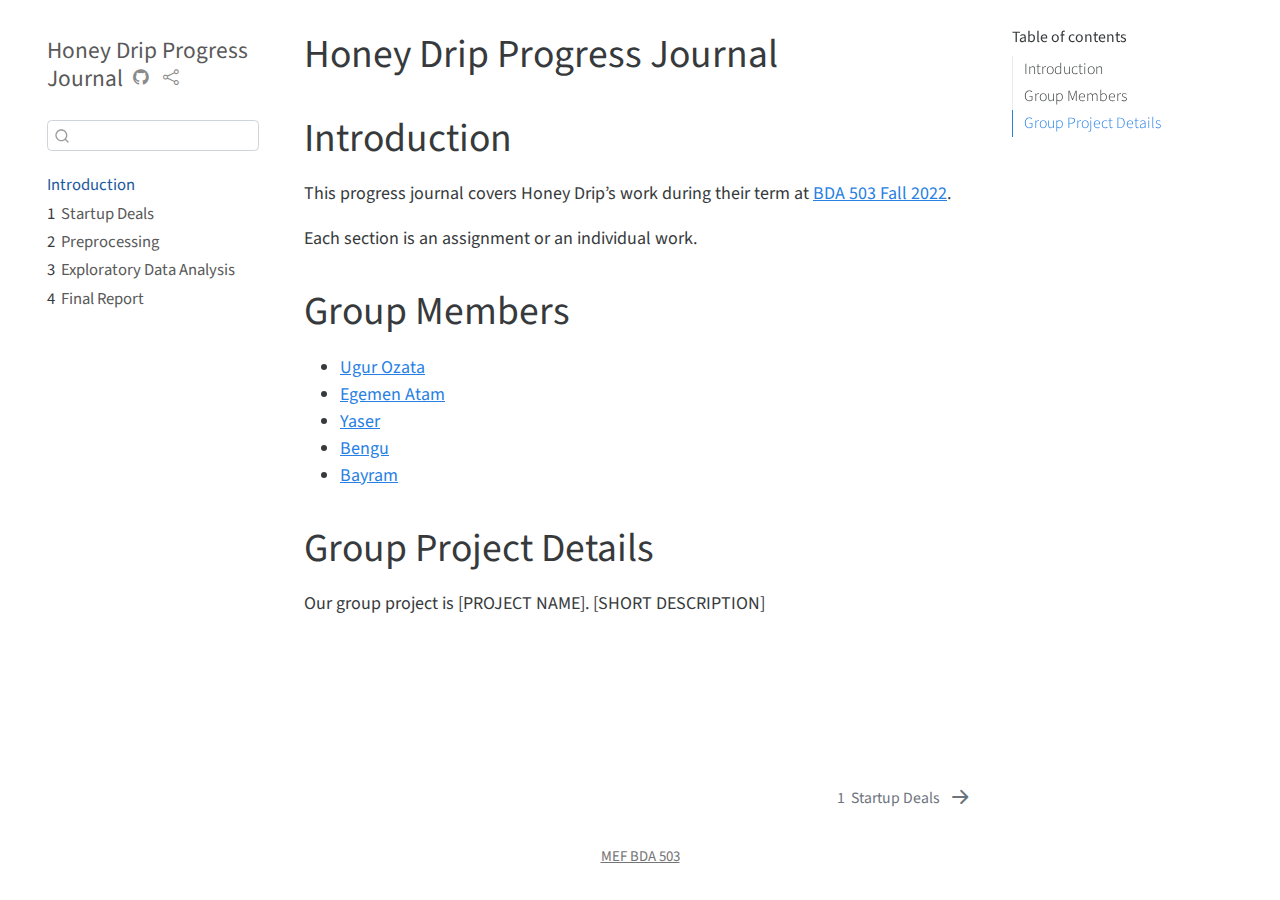
<file: docs/index.html>
<!DOCTYPE html>
<html xmlns="http://www.w3.org/1999/xhtml" lang="en" xml:lang="en"><head>

<meta charset="utf-8">
<meta name="generator" content="quarto-1.1.251">

<meta name="viewport" content="width=device-width, initial-scale=1.0, user-scalable=yes">


<title>Honey Drip Progress Journal</title>
<style>
code{white-space: pre-wrap;}
span.smallcaps{font-variant: small-caps;}
div.columns{display: flex; gap: min(4vw, 1.5em);}
div.column{flex: auto; overflow-x: auto;}
div.hanging-indent{margin-left: 1.5em; text-indent: -1.5em;}
ul.task-list{list-style: none;}
ul.task-list li input[type="checkbox"] {
  width: 0.8em;
  margin: 0 0.8em 0.2em -1.6em;
  vertical-align: middle;
}
</style>


<script src="site_libs/quarto-nav/quarto-nav.js"></script>
<script src="site_libs/quarto-nav/headroom.min.js"></script>
<script src="site_libs/clipboard/clipboard.min.js"></script>
<script src="site_libs/quarto-search/autocomplete.umd.js"></script>
<script src="site_libs/quarto-search/fuse.min.js"></script>
<script src="site_libs/quarto-search/quarto-search.js"></script>
<meta name="quarto:offset" content="./">
<link href="./assignment1.html" rel="next">
<script src="site_libs/quarto-html/quarto.js"></script>
<script src="site_libs/quarto-html/popper.min.js"></script>
<script src="site_libs/quarto-html/tippy.umd.min.js"></script>
<script src="site_libs/quarto-html/anchor.min.js"></script>
<link href="site_libs/quarto-html/tippy.css" rel="stylesheet">
<link href="site_libs/quarto-html/quarto-syntax-highlighting.css" rel="stylesheet" id="quarto-text-highlighting-styles">
<script src="site_libs/bootstrap/bootstrap.min.js"></script>
<link href="site_libs/bootstrap/bootstrap-icons.css" rel="stylesheet">
<link href="site_libs/bootstrap/bootstrap.min.css" rel="stylesheet" id="quarto-bootstrap" data-mode="light">
<script id="quarto-search-options" type="application/json">{
  "location": "sidebar",
  "copy-button": false,
  "collapse-after": 3,
  "panel-placement": "start",
  "type": "textbox",
  "limit": 20,
  "language": {
    "search-no-results-text": "No results",
    "search-matching-documents-text": "matching documents",
    "search-copy-link-title": "Copy link to search",
    "search-hide-matches-text": "Hide additional matches",
    "search-more-match-text": "more match in this document",
    "search-more-matches-text": "more matches in this document",
    "search-clear-button-title": "Clear",
    "search-detached-cancel-button-title": "Cancel",
    "search-submit-button-title": "Submit"
  }
}</script>


</head>

<body class="nav-sidebar floating">

<div id="quarto-search-results"></div>
  <header id="quarto-header" class="headroom fixed-top">
  <nav class="quarto-secondary-nav" data-bs-toggle="collapse" data-bs-target="#quarto-sidebar" aria-controls="quarto-sidebar" aria-expanded="false" aria-label="Toggle sidebar navigation" onclick="if (window.quartoToggleHeadroom) { window.quartoToggleHeadroom(); }">
    <div class="container-fluid d-flex justify-content-between">
      <h1 class="quarto-secondary-nav-title">Honey Drip Progress Journal</h1>
      <button type="button" class="quarto-btn-toggle btn" aria-label="Show secondary navigation">
        <i class="bi bi-chevron-right"></i>
      </button>
    </div>
  </nav>
</header>
<!-- content -->
<div id="quarto-content" class="quarto-container page-columns page-rows-contents page-layout-article">
<!-- sidebar -->
  <nav id="quarto-sidebar" class="sidebar collapse sidebar-navigation floating overflow-auto">
    <div class="pt-lg-2 mt-2 text-left sidebar-header">
    <div class="sidebar-title mb-0 py-0">
      <a href="./">Honey Drip Progress Journal</a> 
        <div class="sidebar-tools-main">
    <a href="https://github.com/pjournal/mef06g-honey-drip" title="Source Code" class="sidebar-tool px-1"><i class="bi bi-github"></i></a>
    <a href="" title="Share" id="sidebar-tool-dropdown-0" class="sidebar-tool dropdown-toggle px-1" data-bs-toggle="dropdown" aria-expanded="false"><i class="bi bi-share"></i></a>
    <ul class="dropdown-menu" aria-labelledby="sidebar-tool-dropdown-0">
        <li>
          <a class="dropdown-item sidebar-tools-main-item" href="https://twitter.com/intent/tweet?url=|url|">
            <i class="bi bi-bi-twitter pe-1"></i>
          Twitter
          </a>
        </li>
        <li>
          <a class="dropdown-item sidebar-tools-main-item" href="https://www.facebook.com/sharer/sharer.php?u=|url|">
            <i class="bi bi-bi-facebook pe-1"></i>
          Facebook
          </a>
        </li>
    </ul>
</div>
    </div>
      </div>
      <div class="mt-2 flex-shrink-0 align-items-center">
        <div class="sidebar-search">
        <div id="quarto-search" class="" title="Search"></div>
        </div>
      </div>
    <div class="sidebar-menu-container"> 
    <ul class="list-unstyled mt-1">
        <li class="sidebar-item">
  <div class="sidebar-item-container"> 
  <a href="./index.html" class="sidebar-item-text sidebar-link active">Introduction</a>
  </div>
</li>
        <li class="sidebar-item">
  <div class="sidebar-item-container"> 
  <a href="./assignment1.html" class="sidebar-item-text sidebar-link"><span class="chapter-number">1</span>&nbsp; <span class="chapter-title">Startup Deals</span></a>
  </div>
</li>
        <li class="sidebar-item">
  <div class="sidebar-item-container"> 
  <a href="./preprocessing.html" class="sidebar-item-text sidebar-link"><span class="chapter-number">2</span>&nbsp; <span class="chapter-title">Preprocessing</span></a>
  </div>
</li>
        <li class="sidebar-item">
  <div class="sidebar-item-container"> 
  <a href="./ExploratoryDataAnalysis.html" class="sidebar-item-text sidebar-link"><span class="chapter-number">3</span>&nbsp; <span class="chapter-title">Exploratory Data Analysis</span></a>
  </div>
</li>
        <li class="sidebar-item">
  <div class="sidebar-item-container"> 
  <a href="./finalreport.html" class="sidebar-item-text sidebar-link"><span class="chapter-number">4</span>&nbsp; <span class="chapter-title">Final Report</span></a>
  </div>
</li>
    </ul>
    </div>
</nav>
<!-- margin-sidebar -->
    <div id="quarto-margin-sidebar" class="sidebar margin-sidebar">
        <nav id="TOC" role="doc-toc" class="toc-active">
    <h2 id="toc-title">Table of contents</h2>
   
  <ul>
  <li><a href="#introduction" id="toc-introduction" class="nav-link active" data-scroll-target="#introduction">Introduction</a></li>
  <li><a href="#group-members" id="toc-group-members" class="nav-link" data-scroll-target="#group-members">Group Members</a></li>
  <li><a href="#group-project-details" id="toc-group-project-details" class="nav-link" data-scroll-target="#group-project-details">Group Project Details</a></li>
  </ul>
</nav>
    </div>
<!-- main -->
<main class="content" id="quarto-document-content">

<header id="title-block-header" class="quarto-title-block default">
<div class="quarto-title">
<h1 class="title d-none d-lg-block">Honey Drip Progress Journal</h1>
</div>



<div class="quarto-title-meta">

    
    
  </div>
  

</header>

<section id="introduction" class="level1 unnumbered">
<h1 class="unnumbered">Introduction</h1>
<!-- DO NOT TOUCH THIS PART EXCEPT FILLING YOUR OR YOUR GROUP's NAME -->
<p>This progress journal covers Honey Drip’s work during their term at <a href="https://mef-bda503.github.io/fall22/">BDA 503 Fall 2022</a>.</p>
<p>Each section is an assignment or an individual work.</p>
<!-- IF THIS IS A GROUP UNCOMMENT BELOW -->
</section>
<section id="group-members" class="level1">
<h1>Group Members</h1>
<ul>
<li><a href="https://github.com/pjournal/gh-pages-quarto-template.git">Ugur Ozata</a><br>
</li>
<li><a href="https://github.com/pjournal/mef06-EgemenOnatAtam.git">Egemen Atam</a></li>
<li><a href="https://github.com/pjournal/mef06-yasergirit.git">Yaser</a></li>
<li><a href="https://github.com/pjournal/gh-pages-quarto-template.git">Bengu</a></li>
<li><a href="https://github.com/pjournal/mef06-bbsaygili.git">Bayram</a></li>
</ul>
</section>
<section id="group-project-details" class="level1">
<h1>Group Project Details</h1>
<p>Our group project is [PROJECT NAME]. [SHORT DESCRIPTION]</p>


</section>

</main> <!-- /main -->
<script id="quarto-html-after-body" type="application/javascript">
window.document.addEventListener("DOMContentLoaded", function (event) {
  const toggleBodyColorMode = (bsSheetEl) => {
    const mode = bsSheetEl.getAttribute("data-mode");
    const bodyEl = window.document.querySelector("body");
    if (mode === "dark") {
      bodyEl.classList.add("quarto-dark");
      bodyEl.classList.remove("quarto-light");
    } else {
      bodyEl.classList.add("quarto-light");
      bodyEl.classList.remove("quarto-dark");
    }
  }
  const toggleBodyColorPrimary = () => {
    const bsSheetEl = window.document.querySelector("link#quarto-bootstrap");
    if (bsSheetEl) {
      toggleBodyColorMode(bsSheetEl);
    }
  }
  toggleBodyColorPrimary();  
  const icon = "";
  const anchorJS = new window.AnchorJS();
  anchorJS.options = {
    placement: 'right',
    icon: icon
  };
  anchorJS.add('.anchored');
  const clipboard = new window.ClipboardJS('.code-copy-button', {
    target: function(trigger) {
      return trigger.previousElementSibling;
    }
  });
  clipboard.on('success', function(e) {
    // button target
    const button = e.trigger;
    // don't keep focus
    button.blur();
    // flash "checked"
    button.classList.add('code-copy-button-checked');
    var currentTitle = button.getAttribute("title");
    button.setAttribute("title", "Copied!");
    setTimeout(function() {
      button.setAttribute("title", currentTitle);
      button.classList.remove('code-copy-button-checked');
    }, 1000);
    // clear code selection
    e.clearSelection();
  });
  function tippyHover(el, contentFn) {
    const config = {
      allowHTML: true,
      content: contentFn,
      maxWidth: 500,
      delay: 100,
      arrow: false,
      appendTo: function(el) {
          return el.parentElement;
      },
      interactive: true,
      interactiveBorder: 10,
      theme: 'quarto',
      placement: 'bottom-start'
    };
    window.tippy(el, config); 
  }
  const noterefs = window.document.querySelectorAll('a[role="doc-noteref"]');
  for (var i=0; i<noterefs.length; i++) {
    const ref = noterefs[i];
    tippyHover(ref, function() {
      // use id or data attribute instead here
      let href = ref.getAttribute('data-footnote-href') || ref.getAttribute('href');
      try { href = new URL(href).hash; } catch {}
      const id = href.replace(/^#\/?/, "");
      const note = window.document.getElementById(id);
      return note.innerHTML;
    });
  }
  var bibliorefs = window.document.querySelectorAll('a[role="doc-biblioref"]');
  for (var i=0; i<bibliorefs.length; i++) {
    const ref = bibliorefs[i];
    const cites = ref.parentNode.getAttribute('data-cites').split(' ');
    tippyHover(ref, function() {
      var popup = window.document.createElement('div');
      cites.forEach(function(cite) {
        var citeDiv = window.document.createElement('div');
        citeDiv.classList.add('hanging-indent');
        citeDiv.classList.add('csl-entry');
        var biblioDiv = window.document.getElementById('ref-' + cite);
        if (biblioDiv) {
          citeDiv.innerHTML = biblioDiv.innerHTML;
        }
        popup.appendChild(citeDiv);
      });
      return popup.innerHTML;
    });
  }
});
</script>
<nav class="page-navigation">
  <div class="nav-page nav-page-previous">
  </div>
  <div class="nav-page nav-page-next">
      <a href="./assignment1.html" class="pagination-link">
        <span class="nav-page-text"><span class="chapter-number">1</span>&nbsp; <span class="chapter-title">Startup Deals</span></span> <i class="bi bi-arrow-right-short"></i>
      </a>
  </div>
</nav>
</div> <!-- /content -->
<footer class="footer">
  <div class="nav-footer">
      <div class="nav-footer-center"><a href="https://mef-bda503.github.io">MEF BDA 503</a></div>
  </div>
</footer>



</body></html>
</file>
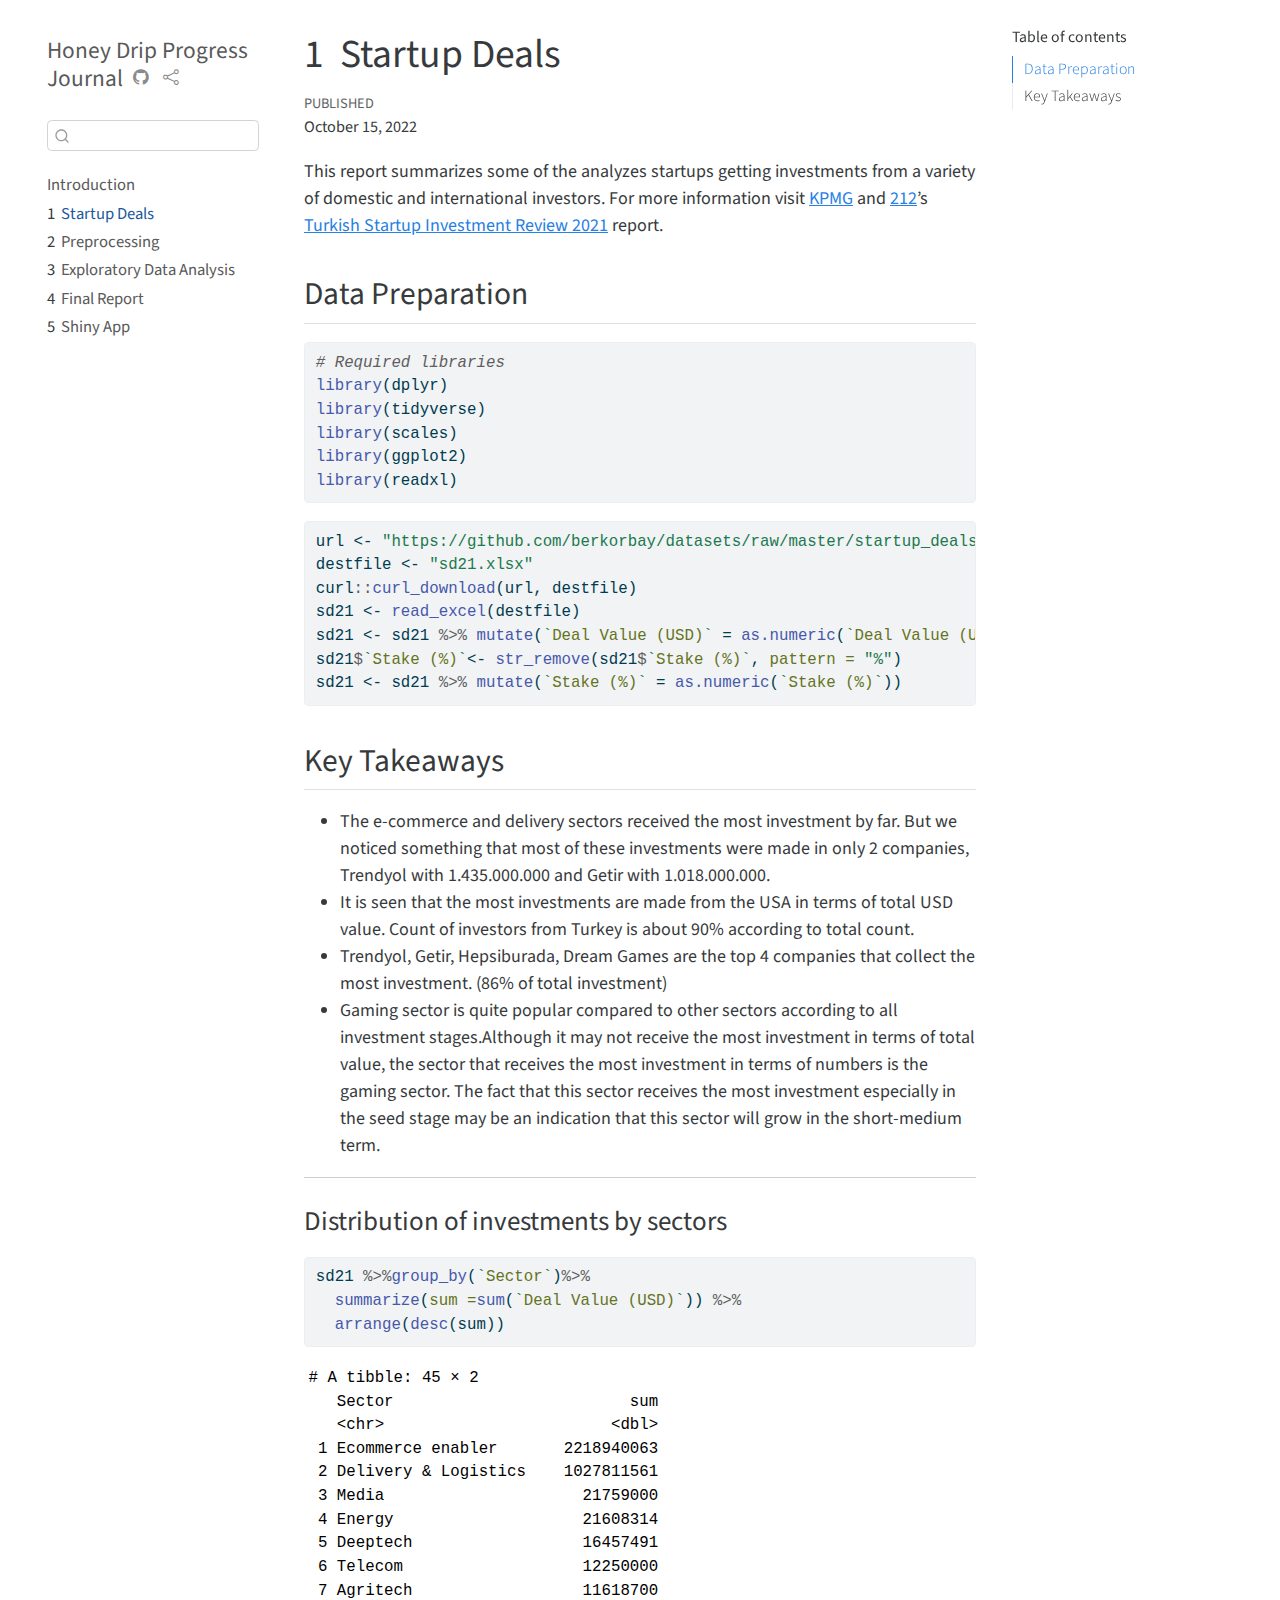
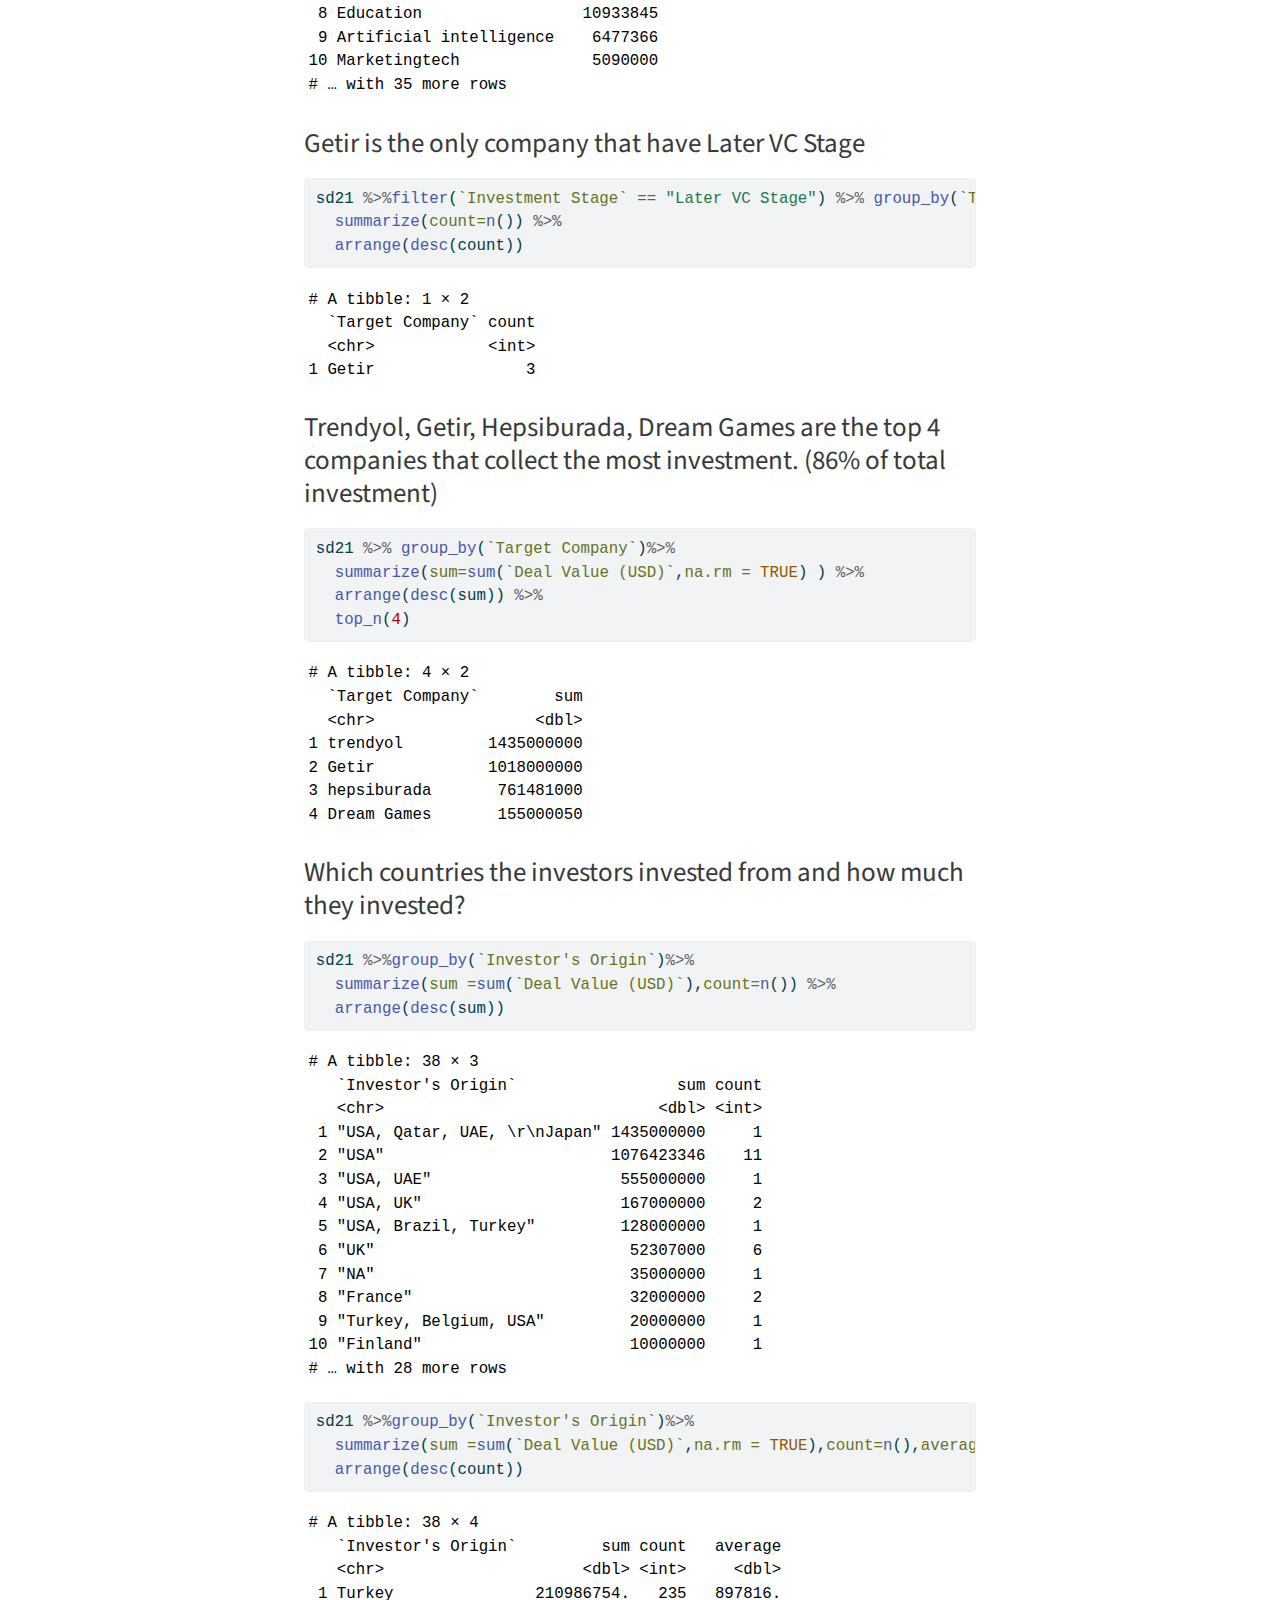
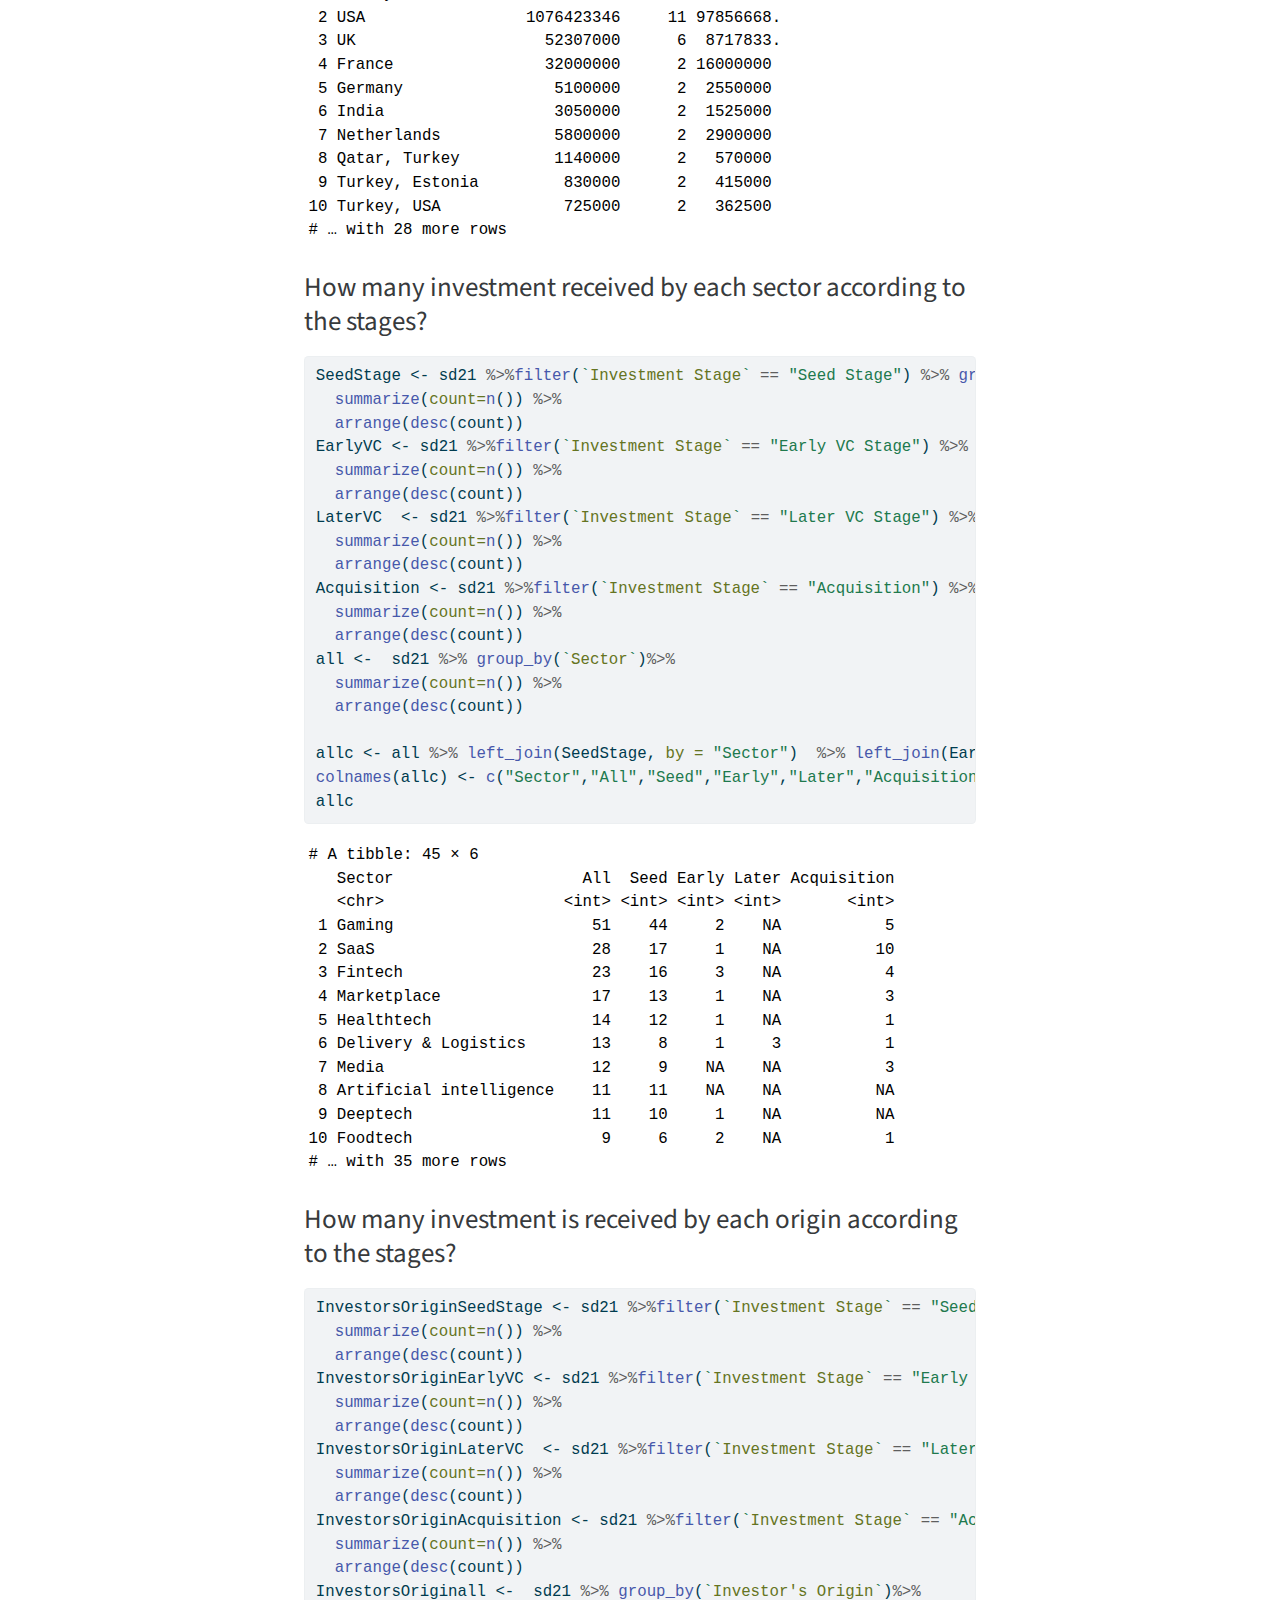
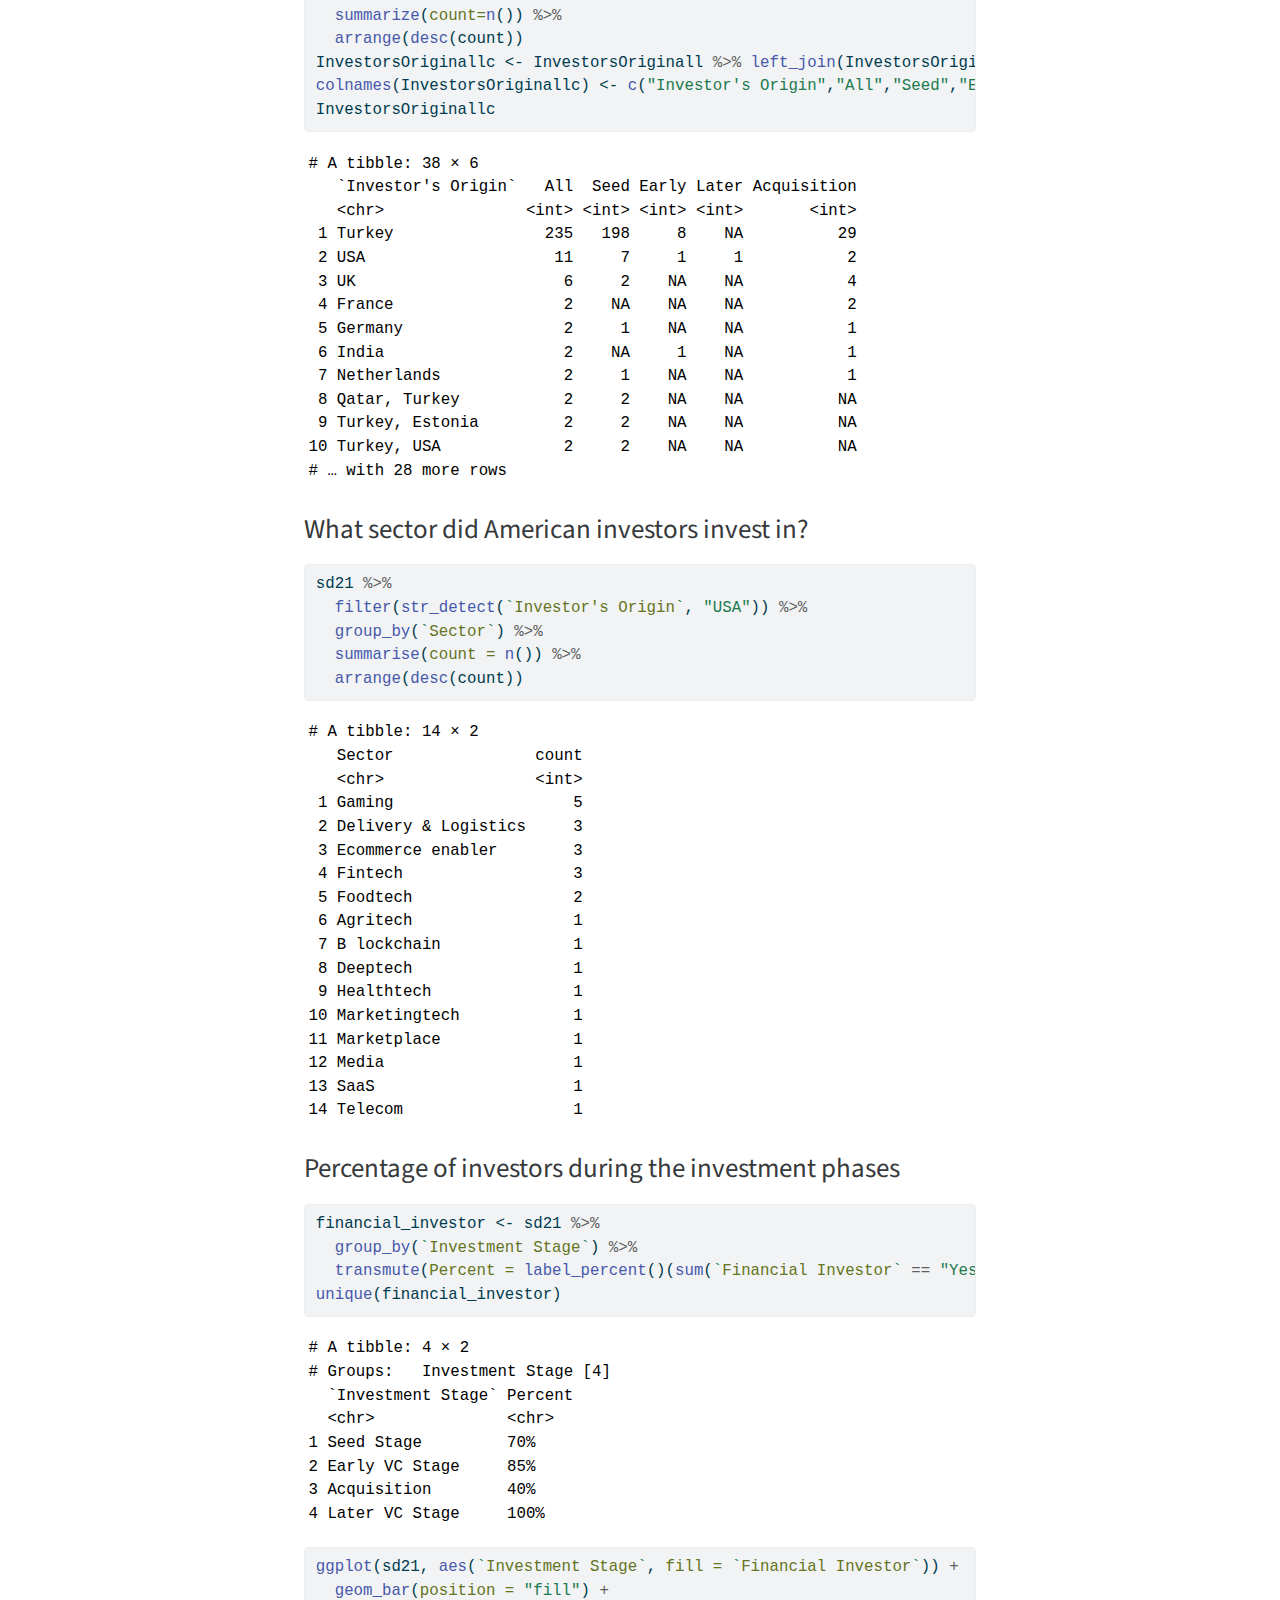
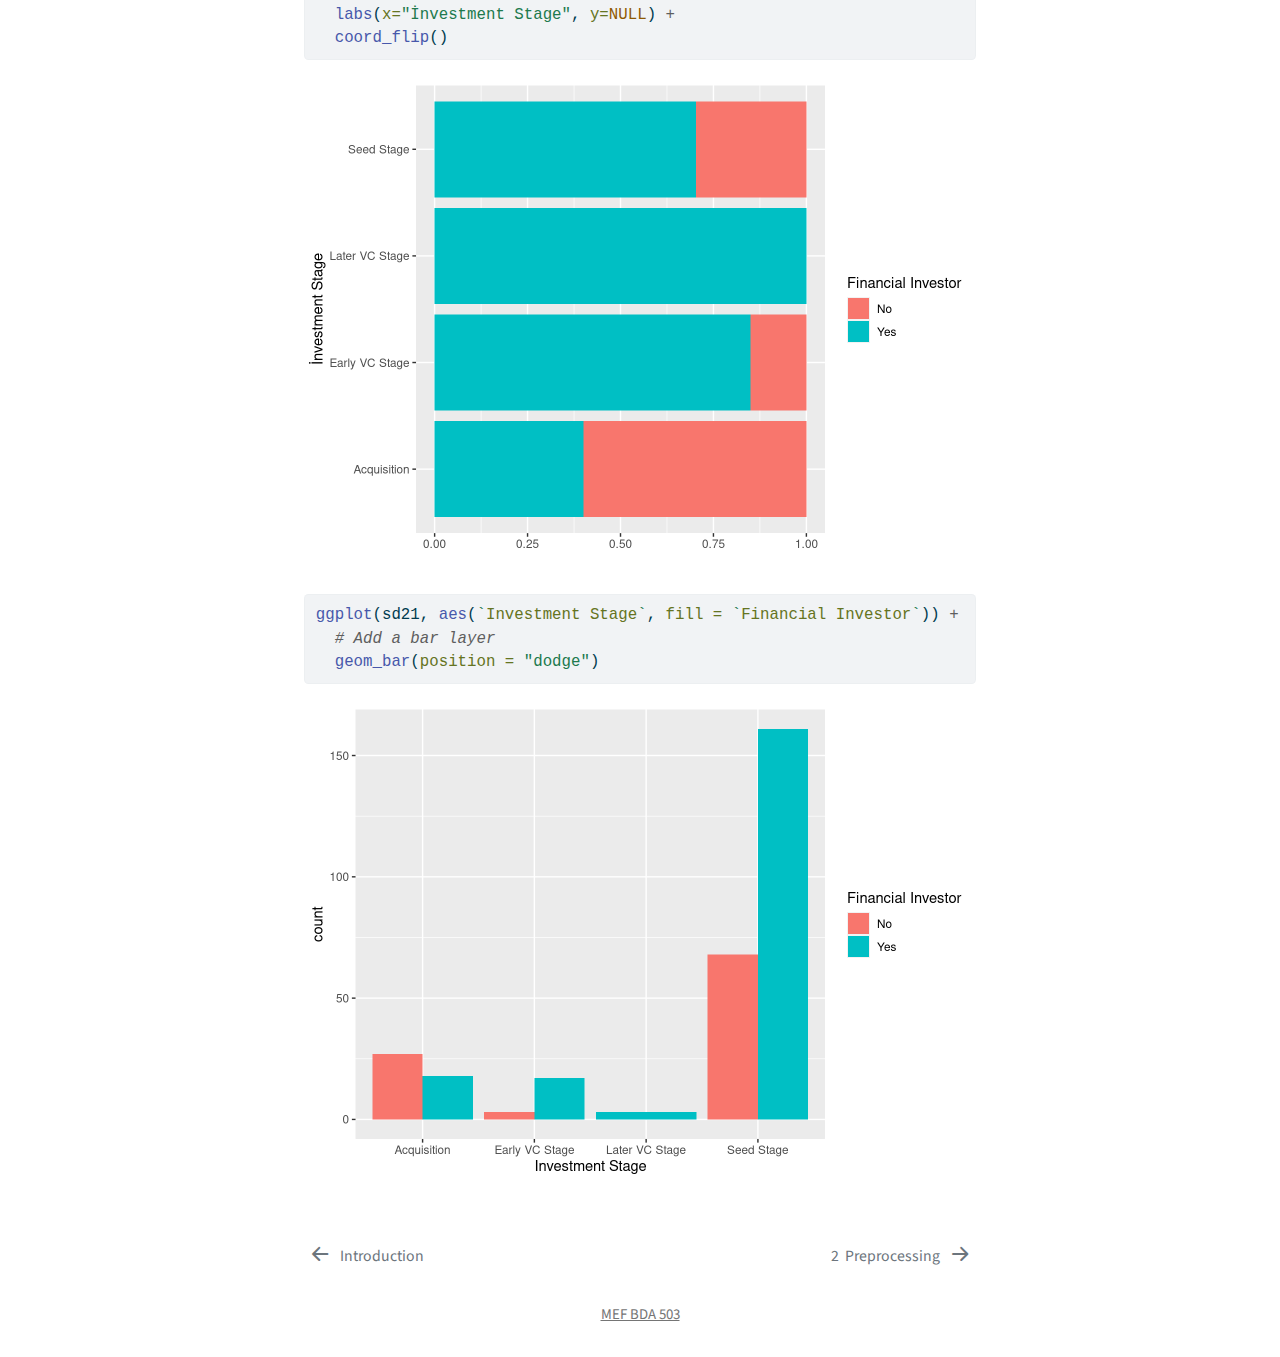
<file: docs/assignment1.html>
<!DOCTYPE html>
<html xmlns="http://www.w3.org/1999/xhtml" lang="en" xml:lang="en"><head>

<meta charset="utf-8">
<meta name="generator" content="quarto-1.1.251">

<meta name="viewport" content="width=device-width, initial-scale=1.0, user-scalable=yes">

<meta name="dcterms.date" content="2022-10-15">

<title>Honey Drip Progress Journal - 1&nbsp; Startup Deals</title>
<style>
code{white-space: pre-wrap;}
span.smallcaps{font-variant: small-caps;}
div.columns{display: flex; gap: min(4vw, 1.5em);}
div.column{flex: auto; overflow-x: auto;}
div.hanging-indent{margin-left: 1.5em; text-indent: -1.5em;}
ul.task-list{list-style: none;}
ul.task-list li input[type="checkbox"] {
  width: 0.8em;
  margin: 0 0.8em 0.2em -1.6em;
  vertical-align: middle;
}
pre > code.sourceCode { white-space: pre; position: relative; }
pre > code.sourceCode > span { display: inline-block; line-height: 1.25; }
pre > code.sourceCode > span:empty { height: 1.2em; }
.sourceCode { overflow: visible; }
code.sourceCode > span { color: inherit; text-decoration: inherit; }
div.sourceCode { margin: 1em 0; }
pre.sourceCode { margin: 0; }
@media screen {
div.sourceCode { overflow: auto; }
}
@media print {
pre > code.sourceCode { white-space: pre-wrap; }
pre > code.sourceCode > span { text-indent: -5em; padding-left: 5em; }
}
pre.numberSource code
  { counter-reset: source-line 0; }
pre.numberSource code > span
  { position: relative; left: -4em; counter-increment: source-line; }
pre.numberSource code > span > a:first-child::before
  { content: counter(source-line);
    position: relative; left: -1em; text-align: right; vertical-align: baseline;
    border: none; display: inline-block;
    -webkit-touch-callout: none; -webkit-user-select: none;
    -khtml-user-select: none; -moz-user-select: none;
    -ms-user-select: none; user-select: none;
    padding: 0 4px; width: 4em;
    color: #aaaaaa;
  }
pre.numberSource { margin-left: 3em; border-left: 1px solid #aaaaaa;  padding-left: 4px; }
div.sourceCode
  {   }
@media screen {
pre > code.sourceCode > span > a:first-child::before { text-decoration: underline; }
}
code span.al { color: #ff0000; font-weight: bold; } /* Alert */
code span.an { color: #60a0b0; font-weight: bold; font-style: italic; } /* Annotation */
code span.at { color: #7d9029; } /* Attribute */
code span.bn { color: #40a070; } /* BaseN */
code span.bu { color: #008000; } /* BuiltIn */
code span.cf { color: #007020; font-weight: bold; } /* ControlFlow */
code span.ch { color: #4070a0; } /* Char */
code span.cn { color: #880000; } /* Constant */
code span.co { color: #60a0b0; font-style: italic; } /* Comment */
code span.cv { color: #60a0b0; font-weight: bold; font-style: italic; } /* CommentVar */
code span.do { color: #ba2121; font-style: italic; } /* Documentation */
code span.dt { color: #902000; } /* DataType */
code span.dv { color: #40a070; } /* DecVal */
code span.er { color: #ff0000; font-weight: bold; } /* Error */
code span.ex { } /* Extension */
code span.fl { color: #40a070; } /* Float */
code span.fu { color: #06287e; } /* Function */
code span.im { color: #008000; font-weight: bold; } /* Import */
code span.in { color: #60a0b0; font-weight: bold; font-style: italic; } /* Information */
code span.kw { color: #007020; font-weight: bold; } /* Keyword */
code span.op { color: #666666; } /* Operator */
code span.ot { color: #007020; } /* Other */
code span.pp { color: #bc7a00; } /* Preprocessor */
code span.sc { color: #4070a0; } /* SpecialChar */
code span.ss { color: #bb6688; } /* SpecialString */
code span.st { color: #4070a0; } /* String */
code span.va { color: #19177c; } /* Variable */
code span.vs { color: #4070a0; } /* VerbatimString */
code span.wa { color: #60a0b0; font-weight: bold; font-style: italic; } /* Warning */
</style>


<script src="site_libs/quarto-nav/quarto-nav.js"></script>
<script src="site_libs/quarto-nav/headroom.min.js"></script>
<script src="site_libs/clipboard/clipboard.min.js"></script>
<script src="site_libs/quarto-search/autocomplete.umd.js"></script>
<script src="site_libs/quarto-search/fuse.min.js"></script>
<script src="site_libs/quarto-search/quarto-search.js"></script>
<meta name="quarto:offset" content="./">
<link href="./preprocessing.html" rel="next">
<link href="./index.html" rel="prev">
<script src="site_libs/quarto-html/quarto.js"></script>
<script src="site_libs/quarto-html/popper.min.js"></script>
<script src="site_libs/quarto-html/tippy.umd.min.js"></script>
<script src="site_libs/quarto-html/anchor.min.js"></script>
<link href="site_libs/quarto-html/tippy.css" rel="stylesheet">
<link href="site_libs/quarto-html/quarto-syntax-highlighting.css" rel="stylesheet" id="quarto-text-highlighting-styles">
<script src="site_libs/bootstrap/bootstrap.min.js"></script>
<link href="site_libs/bootstrap/bootstrap-icons.css" rel="stylesheet">
<link href="site_libs/bootstrap/bootstrap.min.css" rel="stylesheet" id="quarto-bootstrap" data-mode="light">
<script id="quarto-search-options" type="application/json">{
  "location": "sidebar",
  "copy-button": false,
  "collapse-after": 3,
  "panel-placement": "start",
  "type": "textbox",
  "limit": 20,
  "language": {
    "search-no-results-text": "No results",
    "search-matching-documents-text": "matching documents",
    "search-copy-link-title": "Copy link to search",
    "search-hide-matches-text": "Hide additional matches",
    "search-more-match-text": "more match in this document",
    "search-more-matches-text": "more matches in this document",
    "search-clear-button-title": "Clear",
    "search-detached-cancel-button-title": "Cancel",
    "search-submit-button-title": "Submit"
  }
}</script>
<style>html{ scroll-behavior: smooth; }</style>


</head>

<body class="nav-sidebar floating">

<div id="quarto-search-results"></div>
  <header id="quarto-header" class="headroom fixed-top">
  <nav class="quarto-secondary-nav" data-bs-toggle="collapse" data-bs-target="#quarto-sidebar" aria-controls="quarto-sidebar" aria-expanded="false" aria-label="Toggle sidebar navigation" onclick="if (window.quartoToggleHeadroom) { window.quartoToggleHeadroom(); }">
    <div class="container-fluid d-flex justify-content-between">
      <h1 class="quarto-secondary-nav-title"><span class="chapter-number">1</span>&nbsp; <span class="chapter-title">Startup Deals</span></h1>
      <button type="button" class="quarto-btn-toggle btn" aria-label="Show secondary navigation">
        <i class="bi bi-chevron-right"></i>
      </button>
    </div>
  </nav>
</header>
<!-- content -->
<div id="quarto-content" class="quarto-container page-columns page-rows-contents page-layout-article">
<!-- sidebar -->
  <nav id="quarto-sidebar" class="sidebar collapse sidebar-navigation floating overflow-auto">
    <div class="pt-lg-2 mt-2 text-left sidebar-header">
    <div class="sidebar-title mb-0 py-0">
      <a href="./">Honey Drip Progress Journal</a> 
        <div class="sidebar-tools-main">
    <a href="https://github.com/pjournal/mef06g-honey-drip" title="Source Code" class="sidebar-tool px-1"><i class="bi bi-github"></i></a>
    <a href="" title="Share" id="sidebar-tool-dropdown-0" class="sidebar-tool dropdown-toggle px-1" data-bs-toggle="dropdown" aria-expanded="false"><i class="bi bi-share"></i></a>
    <ul class="dropdown-menu" aria-labelledby="sidebar-tool-dropdown-0">
        <li>
          <a class="dropdown-item sidebar-tools-main-item" href="https://twitter.com/intent/tweet?url=|url|">
            <i class="bi bi-bi-twitter pe-1"></i>
          Twitter
          </a>
        </li>
        <li>
          <a class="dropdown-item sidebar-tools-main-item" href="https://www.facebook.com/sharer/sharer.php?u=|url|">
            <i class="bi bi-bi-facebook pe-1"></i>
          Facebook
          </a>
        </li>
    </ul>
</div>
    </div>
      </div>
      <div class="mt-2 flex-shrink-0 align-items-center">
        <div class="sidebar-search">
        <div id="quarto-search" class="" title="Search"></div>
        </div>
      </div>
    <div class="sidebar-menu-container"> 
    <ul class="list-unstyled mt-1">
        <li class="sidebar-item">
  <div class="sidebar-item-container"> 
  <a href="./index.html" class="sidebar-item-text sidebar-link">Introduction</a>
  </div>
</li>
        <li class="sidebar-item">
  <div class="sidebar-item-container"> 
  <a href="./assignment1.html" class="sidebar-item-text sidebar-link active"><span class="chapter-number">1</span>&nbsp; <span class="chapter-title">Startup Deals</span></a>
  </div>
</li>
        <li class="sidebar-item">
  <div class="sidebar-item-container"> 
  <a href="./preprocessing.html" class="sidebar-item-text sidebar-link"><span class="chapter-number">2</span>&nbsp; <span class="chapter-title">Preprocessing</span></a>
  </div>
</li>
        <li class="sidebar-item">
  <div class="sidebar-item-container"> 
  <a href="./ExploratoryDataAnalysis.html" class="sidebar-item-text sidebar-link"><span class="chapter-number">3</span>&nbsp; <span class="chapter-title">Exploratory Data Analysis</span></a>
  </div>
</li>
        <li class="sidebar-item">
  <div class="sidebar-item-container"> 
  <a href="./finalreport.html" class="sidebar-item-text sidebar-link"><span class="chapter-number">4</span>&nbsp; <span class="chapter-title">Final Report</span></a>
  </div>
</li>
        <li class="sidebar-item">
  <div class="sidebar-item-container"> 
  <a href="./shinyapp.html" class="sidebar-item-text sidebar-link"><span class="chapter-number">5</span>&nbsp; <span class="chapter-title">Shiny App</span></a>
  </div>
</li>
    </ul>
    </div>
</nav>
<!-- margin-sidebar -->
    <div id="quarto-margin-sidebar" class="sidebar margin-sidebar">
        <nav id="TOC" role="doc-toc" class="toc-active">
    <h2 id="toc-title">Table of contents</h2>
   
  <ul>
  <li><a href="#data-preparation" id="toc-data-preparation" class="nav-link active" data-scroll-target="#data-preparation">Data Preparation</a></li>
  <li><a href="#key-takeaways" id="toc-key-takeaways" class="nav-link" data-scroll-target="#key-takeaways">Key Takeaways</a>
  <ul class="collapse">
  <li><a href="#distribution-of-investments-by-sectors" id="toc-distribution-of-investments-by-sectors" class="nav-link" data-scroll-target="#distribution-of-investments-by-sectors">Distribution of investments by sectors</a></li>
  <li><a href="#getir-is-the-only-company-that-have-later-vc-stage" id="toc-getir-is-the-only-company-that-have-later-vc-stage" class="nav-link" data-scroll-target="#getir-is-the-only-company-that-have-later-vc-stage">Getir is the only company that have Later VC Stage</a></li>
  <li><a href="#trendyol-getir-hepsiburada-dream-games-are-the-top-4-companies-that-collect-the-most-investment.-86-of-total-investment" id="toc-trendyol-getir-hepsiburada-dream-games-are-the-top-4-companies-that-collect-the-most-investment.-86-of-total-investment" class="nav-link" data-scroll-target="#trendyol-getir-hepsiburada-dream-games-are-the-top-4-companies-that-collect-the-most-investment.-86-of-total-investment">Trendyol, Getir, Hepsiburada, Dream Games are the top 4 companies that collect the most investment. (86% of total investment)</a></li>
  <li><a href="#which-countries-the-investors-invested-from-and-how-much-they-invested" id="toc-which-countries-the-investors-invested-from-and-how-much-they-invested" class="nav-link" data-scroll-target="#which-countries-the-investors-invested-from-and-how-much-they-invested">Which countries the investors invested from and how much they invested?</a></li>
  <li><a href="#how-many-investment-received-by-each-sector-according-to-the-stages" id="toc-how-many-investment-received-by-each-sector-according-to-the-stages" class="nav-link" data-scroll-target="#how-many-investment-received-by-each-sector-according-to-the-stages">How many investment received by each sector according to the stages?</a></li>
  <li><a href="#how-many-investment-is-received-by-each-origin-according-to-the-stages" id="toc-how-many-investment-is-received-by-each-origin-according-to-the-stages" class="nav-link" data-scroll-target="#how-many-investment-is-received-by-each-origin-according-to-the-stages">How many investment is received by each origin according to the stages?</a></li>
  <li><a href="#what-sector-did-american-investors-invest-in" id="toc-what-sector-did-american-investors-invest-in" class="nav-link" data-scroll-target="#what-sector-did-american-investors-invest-in">What sector did American investors invest in?</a></li>
  <li><a href="#percentage-of-investors-during-the-investment-phases" id="toc-percentage-of-investors-during-the-investment-phases" class="nav-link" data-scroll-target="#percentage-of-investors-during-the-investment-phases">Percentage of investors during the investment phases</a></li>
  </ul></li>
  </ul>
</nav>
    </div>
<!-- main -->
<main class="content" id="quarto-document-content">

<header id="title-block-header" class="quarto-title-block default">
<div class="quarto-title">
<h1 class="title d-none d-lg-block"><span class="chapter-number">1</span>&nbsp; <span class="chapter-title">Startup Deals</span></h1>
</div>



<div class="quarto-title-meta">

    
    <div>
    <div class="quarto-title-meta-heading">Published</div>
    <div class="quarto-title-meta-contents">
      <p class="date">October 15, 2022</p>
    </div>
  </div>
    
  </div>
  

</header>

<p>This report summarizes some of the analyzes startups getting investments from a variety of domestic and international investors. For more information visit <a href="https://home.kpmg/tr/tr/home.html">KPMG</a> and <a href="https://212.vc/">212</a>’s <a href="https://assets.kpmg/content/dam/kpmg/tr/pdf/2022/03/turkish-startup-investments-review-2021.pdf">Turkish Startup Investment Review 2021</a> report.</p>
<section id="data-preparation" class="level2">
<h2 class="anchored" data-anchor-id="data-preparation">Data Preparation</h2>
<div class="cell">
<div class="sourceCode cell-code" id="cb1"><pre class="sourceCode r code-with-copy"><code class="sourceCode r"><span id="cb1-1"><a href="#cb1-1" aria-hidden="true" tabindex="-1"></a><span class="co"># Required libraries</span></span>
<span id="cb1-2"><a href="#cb1-2" aria-hidden="true" tabindex="-1"></a><span class="fu">library</span>(dplyr)</span>
<span id="cb1-3"><a href="#cb1-3" aria-hidden="true" tabindex="-1"></a><span class="fu">library</span>(tidyverse)</span>
<span id="cb1-4"><a href="#cb1-4" aria-hidden="true" tabindex="-1"></a><span class="fu">library</span>(scales)</span>
<span id="cb1-5"><a href="#cb1-5" aria-hidden="true" tabindex="-1"></a><span class="fu">library</span>(ggplot2)</span>
<span id="cb1-6"><a href="#cb1-6" aria-hidden="true" tabindex="-1"></a><span class="fu">library</span>(readxl)</span></code><button title="Copy to Clipboard" class="code-copy-button"><i class="bi"></i></button></pre></div>
</div>
<div class="cell">
<div class="sourceCode cell-code" id="cb2"><pre class="sourceCode r code-with-copy"><code class="sourceCode r"><span id="cb2-1"><a href="#cb2-1" aria-hidden="true" tabindex="-1"></a>url <span class="ot">&lt;-</span> <span class="st">"https://github.com/berkorbay/datasets/raw/master/startup_deals/startup_deals_2021.xlsx"</span></span>
<span id="cb2-2"><a href="#cb2-2" aria-hidden="true" tabindex="-1"></a>destfile <span class="ot">&lt;-</span> <span class="st">"sd21.xlsx"</span></span>
<span id="cb2-3"><a href="#cb2-3" aria-hidden="true" tabindex="-1"></a>curl<span class="sc">::</span><span class="fu">curl_download</span>(url, destfile)</span>
<span id="cb2-4"><a href="#cb2-4" aria-hidden="true" tabindex="-1"></a>sd21 <span class="ot">&lt;-</span> <span class="fu">read_excel</span>(destfile)</span>
<span id="cb2-5"><a href="#cb2-5" aria-hidden="true" tabindex="-1"></a>sd21 <span class="ot">&lt;-</span> sd21 <span class="sc">%&gt;%</span> <span class="fu">mutate</span>(<span class="st">`</span><span class="at">Deal Value (USD)</span><span class="st">`</span> <span class="ot">=</span> <span class="fu">as.numeric</span>(<span class="st">`</span><span class="at">Deal Value (USD)</span><span class="st">`</span>))</span>
<span id="cb2-6"><a href="#cb2-6" aria-hidden="true" tabindex="-1"></a>sd21<span class="sc">$</span><span class="st">`</span><span class="at">Stake (%)</span><span class="st">`</span><span class="ot">&lt;-</span> <span class="fu">str_remove</span>(sd21<span class="sc">$</span><span class="st">`</span><span class="at">Stake (%)</span><span class="st">`</span>, <span class="at">pattern =</span> <span class="st">"%"</span>)</span>
<span id="cb2-7"><a href="#cb2-7" aria-hidden="true" tabindex="-1"></a>sd21 <span class="ot">&lt;-</span> sd21 <span class="sc">%&gt;%</span> <span class="fu">mutate</span>(<span class="st">`</span><span class="at">Stake (%)</span><span class="st">`</span> <span class="ot">=</span> <span class="fu">as.numeric</span>(<span class="st">`</span><span class="at">Stake (%)</span><span class="st">`</span>))</span></code><button title="Copy to Clipboard" class="code-copy-button"><i class="bi"></i></button></pre></div>
</div>
</section>
<section id="key-takeaways" class="level2">
<h2 class="anchored" data-anchor-id="key-takeaways">Key Takeaways</h2>
<ul>
<li>The e-commerce and delivery sectors received the most investment by far. But we noticed something that most of these investments were made in only 2 companies, Trendyol with 1.435.000.000 and Getir with 1.018.000.000.</li>
<li>It is seen that the most investments are made from the USA in terms of total USD value. Count of investors from Turkey is about 90% according to total count.</li>
<li>Trendyol, Getir, Hepsiburada, Dream Games are the top 4 companies that collect the most investment. (86% of total investment)</li>
<li>Gaming sector is quite popular compared to other sectors according to all investment stages.Although it may not receive the most investment in terms of total value, the sector that receives the most investment in terms of numbers is the gaming sector. The fact that this sector receives the most investment especially in the seed stage may be an indication that this sector will grow in the short-medium term.</li>
</ul>
<hr>
<section id="distribution-of-investments-by-sectors" class="level3">
<h3 class="anchored" data-anchor-id="distribution-of-investments-by-sectors">Distribution of investments by sectors</h3>
<div class="cell">
<div class="sourceCode cell-code" id="cb3"><pre class="sourceCode r code-with-copy"><code class="sourceCode r"><span id="cb3-1"><a href="#cb3-1" aria-hidden="true" tabindex="-1"></a>sd21 <span class="sc">%&gt;%</span><span class="fu">group_by</span>(<span class="st">`</span><span class="at">Sector</span><span class="st">`</span>)<span class="sc">%&gt;%</span></span>
<span id="cb3-2"><a href="#cb3-2" aria-hidden="true" tabindex="-1"></a>  <span class="fu">summarize</span>(<span class="at">sum =</span><span class="fu">sum</span>(<span class="st">`</span><span class="at">Deal Value (USD)</span><span class="st">`</span>)) <span class="sc">%&gt;%</span></span>
<span id="cb3-3"><a href="#cb3-3" aria-hidden="true" tabindex="-1"></a>  <span class="fu">arrange</span>(<span class="fu">desc</span>(sum))</span></code><button title="Copy to Clipboard" class="code-copy-button"><i class="bi"></i></button></pre></div>
<div class="cell-output cell-output-stdout">
<pre><code># A tibble: 45 × 2
   Sector                         sum
   &lt;chr&gt;                        &lt;dbl&gt;
 1 Ecommerce enabler       2218940063
 2 Delivery &amp; Logistics    1027811561
 3 Media                     21759000
 4 Energy                    21608314
 5 Deeptech                  16457491
 6 Telecom                   12250000
 7 Agritech                  11618700
 8 Education                 10933845
 9 Artificial intelligence    6477366
10 Marketingtech              5090000
# … with 35 more rows</code></pre>
</div>
</div>
</section>
<section id="getir-is-the-only-company-that-have-later-vc-stage" class="level3">
<h3 class="anchored" data-anchor-id="getir-is-the-only-company-that-have-later-vc-stage">Getir is the only company that have Later VC Stage</h3>
<div class="cell">
<div class="sourceCode cell-code" id="cb5"><pre class="sourceCode r code-with-copy"><code class="sourceCode r"><span id="cb5-1"><a href="#cb5-1" aria-hidden="true" tabindex="-1"></a>sd21 <span class="sc">%&gt;%</span><span class="fu">filter</span>(<span class="st">`</span><span class="at">Investment Stage</span><span class="st">`</span> <span class="sc">==</span> <span class="st">"Later VC Stage"</span>) <span class="sc">%&gt;%</span> <span class="fu">group_by</span>(<span class="st">`</span><span class="at">Target Company</span><span class="st">`</span>)<span class="sc">%&gt;%</span></span>
<span id="cb5-2"><a href="#cb5-2" aria-hidden="true" tabindex="-1"></a>  <span class="fu">summarize</span>(<span class="at">count=</span><span class="fu">n</span>()) <span class="sc">%&gt;%</span></span>
<span id="cb5-3"><a href="#cb5-3" aria-hidden="true" tabindex="-1"></a>  <span class="fu">arrange</span>(<span class="fu">desc</span>(count))</span></code><button title="Copy to Clipboard" class="code-copy-button"><i class="bi"></i></button></pre></div>
<div class="cell-output cell-output-stdout">
<pre><code># A tibble: 1 × 2
  `Target Company` count
  &lt;chr&gt;            &lt;int&gt;
1 Getir                3</code></pre>
</div>
</div>
</section>
<section id="trendyol-getir-hepsiburada-dream-games-are-the-top-4-companies-that-collect-the-most-investment.-86-of-total-investment" class="level3">
<h3 class="anchored" data-anchor-id="trendyol-getir-hepsiburada-dream-games-are-the-top-4-companies-that-collect-the-most-investment.-86-of-total-investment">Trendyol, Getir, Hepsiburada, Dream Games are the top 4 companies that collect the most investment. (86% of total investment)</h3>
<div class="cell">
<div class="sourceCode cell-code" id="cb7"><pre class="sourceCode r code-with-copy"><code class="sourceCode r"><span id="cb7-1"><a href="#cb7-1" aria-hidden="true" tabindex="-1"></a>sd21 <span class="sc">%&gt;%</span> <span class="fu">group_by</span>(<span class="st">`</span><span class="at">Target Company</span><span class="st">`</span>)<span class="sc">%&gt;%</span></span>
<span id="cb7-2"><a href="#cb7-2" aria-hidden="true" tabindex="-1"></a>  <span class="fu">summarize</span>(<span class="at">sum=</span><span class="fu">sum</span>(<span class="st">`</span><span class="at">Deal Value (USD)</span><span class="st">`</span>,<span class="at">na.rm =</span> <span class="cn">TRUE</span>) ) <span class="sc">%&gt;%</span></span>
<span id="cb7-3"><a href="#cb7-3" aria-hidden="true" tabindex="-1"></a>  <span class="fu">arrange</span>(<span class="fu">desc</span>(sum)) <span class="sc">%&gt;%</span></span>
<span id="cb7-4"><a href="#cb7-4" aria-hidden="true" tabindex="-1"></a>  <span class="fu">top_n</span>(<span class="dv">4</span>)</span></code><button title="Copy to Clipboard" class="code-copy-button"><i class="bi"></i></button></pre></div>
<div class="cell-output cell-output-stdout">
<pre><code># A tibble: 4 × 2
  `Target Company`        sum
  &lt;chr&gt;                 &lt;dbl&gt;
1 trendyol         1435000000
2 Getir            1018000000
3 hepsiburada       761481000
4 Dream Games       155000050</code></pre>
</div>
</div>
</section>
<section id="which-countries-the-investors-invested-from-and-how-much-they-invested" class="level3">
<h3 class="anchored" data-anchor-id="which-countries-the-investors-invested-from-and-how-much-they-invested">Which countries the investors invested from and how much they invested?</h3>
<div class="cell">
<div class="sourceCode cell-code" id="cb9"><pre class="sourceCode r code-with-copy"><code class="sourceCode r"><span id="cb9-1"><a href="#cb9-1" aria-hidden="true" tabindex="-1"></a>sd21 <span class="sc">%&gt;%</span><span class="fu">group_by</span>(<span class="st">`</span><span class="at">Investor's Origin</span><span class="st">`</span>)<span class="sc">%&gt;%</span></span>
<span id="cb9-2"><a href="#cb9-2" aria-hidden="true" tabindex="-1"></a>  <span class="fu">summarize</span>(<span class="at">sum =</span><span class="fu">sum</span>(<span class="st">`</span><span class="at">Deal Value (USD)</span><span class="st">`</span>),<span class="at">count=</span><span class="fu">n</span>()) <span class="sc">%&gt;%</span></span>
<span id="cb9-3"><a href="#cb9-3" aria-hidden="true" tabindex="-1"></a>  <span class="fu">arrange</span>(<span class="fu">desc</span>(sum))</span></code><button title="Copy to Clipboard" class="code-copy-button"><i class="bi"></i></button></pre></div>
<div class="cell-output cell-output-stdout">
<pre><code># A tibble: 38 × 3
   `Investor's Origin`                 sum count
   &lt;chr&gt;                             &lt;dbl&gt; &lt;int&gt;
 1 "USA, Qatar, UAE, \r\nJapan" 1435000000     1
 2 "USA"                        1076423346    11
 3 "USA, UAE"                    555000000     1
 4 "USA, UK"                     167000000     2
 5 "USA, Brazil, Turkey"         128000000     1
 6 "UK"                           52307000     6
 7 "NA"                           35000000     1
 8 "France"                       32000000     2
 9 "Turkey, Belgium, USA"         20000000     1
10 "Finland"                      10000000     1
# … with 28 more rows</code></pre>
</div>
<div class="sourceCode cell-code" id="cb11"><pre class="sourceCode r code-with-copy"><code class="sourceCode r"><span id="cb11-1"><a href="#cb11-1" aria-hidden="true" tabindex="-1"></a>sd21 <span class="sc">%&gt;%</span><span class="fu">group_by</span>(<span class="st">`</span><span class="at">Investor's Origin</span><span class="st">`</span>)<span class="sc">%&gt;%</span></span>
<span id="cb11-2"><a href="#cb11-2" aria-hidden="true" tabindex="-1"></a>  <span class="fu">summarize</span>(<span class="at">sum =</span><span class="fu">sum</span>(<span class="st">`</span><span class="at">Deal Value (USD)</span><span class="st">`</span>,<span class="at">na.rm =</span> <span class="cn">TRUE</span>),<span class="at">count=</span><span class="fu">n</span>(),<span class="at">average=</span>sum<span class="sc">/</span>count) <span class="sc">%&gt;%</span></span>
<span id="cb11-3"><a href="#cb11-3" aria-hidden="true" tabindex="-1"></a>  <span class="fu">arrange</span>(<span class="fu">desc</span>(count))</span></code><button title="Copy to Clipboard" class="code-copy-button"><i class="bi"></i></button></pre></div>
<div class="cell-output cell-output-stdout">
<pre><code># A tibble: 38 × 4
   `Investor's Origin`         sum count   average
   &lt;chr&gt;                     &lt;dbl&gt; &lt;int&gt;     &lt;dbl&gt;
 1 Turkey               210986754.   235   897816.
 2 USA                 1076423346     11 97856668.
 3 UK                    52307000      6  8717833.
 4 France                32000000      2 16000000 
 5 Germany                5100000      2  2550000 
 6 India                  3050000      2  1525000 
 7 Netherlands            5800000      2  2900000 
 8 Qatar, Turkey          1140000      2   570000 
 9 Turkey, Estonia         830000      2   415000 
10 Turkey, USA             725000      2   362500 
# … with 28 more rows</code></pre>
</div>
</div>
</section>
<section id="how-many-investment-received-by-each-sector-according-to-the-stages" class="level3">
<h3 class="anchored" data-anchor-id="how-many-investment-received-by-each-sector-according-to-the-stages">How many investment received by each sector according to the stages?</h3>
<div class="cell">
<div class="sourceCode cell-code" id="cb13"><pre class="sourceCode r code-with-copy"><code class="sourceCode r"><span id="cb13-1"><a href="#cb13-1" aria-hidden="true" tabindex="-1"></a>SeedStage <span class="ot">&lt;-</span> sd21 <span class="sc">%&gt;%</span><span class="fu">filter</span>(<span class="st">`</span><span class="at">Investment Stage</span><span class="st">`</span> <span class="sc">==</span> <span class="st">"Seed Stage"</span>) <span class="sc">%&gt;%</span> <span class="fu">group_by</span>(<span class="st">`</span><span class="at">Sector</span><span class="st">`</span>)<span class="sc">%&gt;%</span></span>
<span id="cb13-2"><a href="#cb13-2" aria-hidden="true" tabindex="-1"></a>  <span class="fu">summarize</span>(<span class="at">count=</span><span class="fu">n</span>()) <span class="sc">%&gt;%</span></span>
<span id="cb13-3"><a href="#cb13-3" aria-hidden="true" tabindex="-1"></a>  <span class="fu">arrange</span>(<span class="fu">desc</span>(count))</span>
<span id="cb13-4"><a href="#cb13-4" aria-hidden="true" tabindex="-1"></a>EarlyVC <span class="ot">&lt;-</span> sd21 <span class="sc">%&gt;%</span><span class="fu">filter</span>(<span class="st">`</span><span class="at">Investment Stage</span><span class="st">`</span> <span class="sc">==</span> <span class="st">"Early VC Stage"</span>) <span class="sc">%&gt;%</span> <span class="fu">group_by</span>(<span class="st">`</span><span class="at">Sector</span><span class="st">`</span>)<span class="sc">%&gt;%</span></span>
<span id="cb13-5"><a href="#cb13-5" aria-hidden="true" tabindex="-1"></a>  <span class="fu">summarize</span>(<span class="at">count=</span><span class="fu">n</span>()) <span class="sc">%&gt;%</span></span>
<span id="cb13-6"><a href="#cb13-6" aria-hidden="true" tabindex="-1"></a>  <span class="fu">arrange</span>(<span class="fu">desc</span>(count))</span>
<span id="cb13-7"><a href="#cb13-7" aria-hidden="true" tabindex="-1"></a>LaterVC  <span class="ot">&lt;-</span> sd21 <span class="sc">%&gt;%</span><span class="fu">filter</span>(<span class="st">`</span><span class="at">Investment Stage</span><span class="st">`</span> <span class="sc">==</span> <span class="st">"Later VC Stage"</span>) <span class="sc">%&gt;%</span> <span class="fu">group_by</span>(<span class="st">`</span><span class="at">Sector</span><span class="st">`</span>)<span class="sc">%&gt;%</span></span>
<span id="cb13-8"><a href="#cb13-8" aria-hidden="true" tabindex="-1"></a>  <span class="fu">summarize</span>(<span class="at">count=</span><span class="fu">n</span>()) <span class="sc">%&gt;%</span></span>
<span id="cb13-9"><a href="#cb13-9" aria-hidden="true" tabindex="-1"></a>  <span class="fu">arrange</span>(<span class="fu">desc</span>(count))</span>
<span id="cb13-10"><a href="#cb13-10" aria-hidden="true" tabindex="-1"></a>Acquisition <span class="ot">&lt;-</span> sd21 <span class="sc">%&gt;%</span><span class="fu">filter</span>(<span class="st">`</span><span class="at">Investment Stage</span><span class="st">`</span> <span class="sc">==</span> <span class="st">"Acquisition"</span>) <span class="sc">%&gt;%</span> <span class="fu">group_by</span>(<span class="st">`</span><span class="at">Sector</span><span class="st">`</span>)<span class="sc">%&gt;%</span></span>
<span id="cb13-11"><a href="#cb13-11" aria-hidden="true" tabindex="-1"></a>  <span class="fu">summarize</span>(<span class="at">count=</span><span class="fu">n</span>()) <span class="sc">%&gt;%</span></span>
<span id="cb13-12"><a href="#cb13-12" aria-hidden="true" tabindex="-1"></a>  <span class="fu">arrange</span>(<span class="fu">desc</span>(count))</span>
<span id="cb13-13"><a href="#cb13-13" aria-hidden="true" tabindex="-1"></a>all <span class="ot">&lt;-</span>  sd21 <span class="sc">%&gt;%</span> <span class="fu">group_by</span>(<span class="st">`</span><span class="at">Sector</span><span class="st">`</span>)<span class="sc">%&gt;%</span></span>
<span id="cb13-14"><a href="#cb13-14" aria-hidden="true" tabindex="-1"></a>  <span class="fu">summarize</span>(<span class="at">count=</span><span class="fu">n</span>()) <span class="sc">%&gt;%</span></span>
<span id="cb13-15"><a href="#cb13-15" aria-hidden="true" tabindex="-1"></a>  <span class="fu">arrange</span>(<span class="fu">desc</span>(count))</span>
<span id="cb13-16"><a href="#cb13-16" aria-hidden="true" tabindex="-1"></a></span>
<span id="cb13-17"><a href="#cb13-17" aria-hidden="true" tabindex="-1"></a>allc <span class="ot">&lt;-</span> all <span class="sc">%&gt;%</span> <span class="fu">left_join</span>(SeedStage, <span class="at">by =</span> <span class="st">"Sector"</span>)  <span class="sc">%&gt;%</span> <span class="fu">left_join</span>(EarlyVC, <span class="at">by =</span> <span class="st">"Sector"</span>) <span class="sc">%&gt;%</span> <span class="fu">left_join</span>(LaterVC, <span class="at">by =</span> <span class="st">"Sector"</span>) <span class="sc">%&gt;%</span> <span class="fu">left_join</span>(Acquisition, <span class="at">by =</span> <span class="st">"Sector"</span>)</span>
<span id="cb13-18"><a href="#cb13-18" aria-hidden="true" tabindex="-1"></a><span class="fu">colnames</span>(allc) <span class="ot">&lt;-</span> <span class="fu">c</span>(<span class="st">"Sector"</span>,<span class="st">"All"</span>,<span class="st">"Seed"</span>,<span class="st">"Early"</span>,<span class="st">"Later"</span>,<span class="st">"Acquisition"</span>)</span>
<span id="cb13-19"><a href="#cb13-19" aria-hidden="true" tabindex="-1"></a>allc</span></code><button title="Copy to Clipboard" class="code-copy-button"><i class="bi"></i></button></pre></div>
<div class="cell-output cell-output-stdout">
<pre><code># A tibble: 45 × 6
   Sector                    All  Seed Early Later Acquisition
   &lt;chr&gt;                   &lt;int&gt; &lt;int&gt; &lt;int&gt; &lt;int&gt;       &lt;int&gt;
 1 Gaming                     51    44     2    NA           5
 2 SaaS                       28    17     1    NA          10
 3 Fintech                    23    16     3    NA           4
 4 Marketplace                17    13     1    NA           3
 5 Healthtech                 14    12     1    NA           1
 6 Delivery &amp; Logistics       13     8     1     3           1
 7 Media                      12     9    NA    NA           3
 8 Artificial intelligence    11    11    NA    NA          NA
 9 Deeptech                   11    10     1    NA          NA
10 Foodtech                    9     6     2    NA           1
# … with 35 more rows</code></pre>
</div>
</div>
</section>
<section id="how-many-investment-is-received-by-each-origin-according-to-the-stages" class="level3">
<h3 class="anchored" data-anchor-id="how-many-investment-is-received-by-each-origin-according-to-the-stages">How many investment is received by each origin according to the stages?</h3>
<div class="cell">
<div class="sourceCode cell-code" id="cb15"><pre class="sourceCode r code-with-copy"><code class="sourceCode r"><span id="cb15-1"><a href="#cb15-1" aria-hidden="true" tabindex="-1"></a>InvestorsOriginSeedStage <span class="ot">&lt;-</span> sd21 <span class="sc">%&gt;%</span><span class="fu">filter</span>(<span class="st">`</span><span class="at">Investment Stage</span><span class="st">`</span> <span class="sc">==</span> <span class="st">"Seed Stage"</span>) <span class="sc">%&gt;%</span> <span class="fu">group_by</span>(<span class="st">`</span><span class="at">Investor's Origin</span><span class="st">`</span>)<span class="sc">%&gt;%</span></span>
<span id="cb15-2"><a href="#cb15-2" aria-hidden="true" tabindex="-1"></a>  <span class="fu">summarize</span>(<span class="at">count=</span><span class="fu">n</span>()) <span class="sc">%&gt;%</span></span>
<span id="cb15-3"><a href="#cb15-3" aria-hidden="true" tabindex="-1"></a>  <span class="fu">arrange</span>(<span class="fu">desc</span>(count))</span>
<span id="cb15-4"><a href="#cb15-4" aria-hidden="true" tabindex="-1"></a>InvestorsOriginEarlyVC <span class="ot">&lt;-</span> sd21 <span class="sc">%&gt;%</span><span class="fu">filter</span>(<span class="st">`</span><span class="at">Investment Stage</span><span class="st">`</span> <span class="sc">==</span> <span class="st">"Early VC Stage"</span>) <span class="sc">%&gt;%</span> <span class="fu">group_by</span>(<span class="st">`</span><span class="at">Investor's Origin</span><span class="st">`</span>)<span class="sc">%&gt;%</span></span>
<span id="cb15-5"><a href="#cb15-5" aria-hidden="true" tabindex="-1"></a>  <span class="fu">summarize</span>(<span class="at">count=</span><span class="fu">n</span>()) <span class="sc">%&gt;%</span></span>
<span id="cb15-6"><a href="#cb15-6" aria-hidden="true" tabindex="-1"></a>  <span class="fu">arrange</span>(<span class="fu">desc</span>(count))</span>
<span id="cb15-7"><a href="#cb15-7" aria-hidden="true" tabindex="-1"></a>InvestorsOriginLaterVC  <span class="ot">&lt;-</span> sd21 <span class="sc">%&gt;%</span><span class="fu">filter</span>(<span class="st">`</span><span class="at">Investment Stage</span><span class="st">`</span> <span class="sc">==</span> <span class="st">"Later VC Stage"</span>) <span class="sc">%&gt;%</span> <span class="fu">group_by</span>(<span class="st">`</span><span class="at">Investor's Origin</span><span class="st">`</span>)<span class="sc">%&gt;%</span></span>
<span id="cb15-8"><a href="#cb15-8" aria-hidden="true" tabindex="-1"></a>  <span class="fu">summarize</span>(<span class="at">count=</span><span class="fu">n</span>()) <span class="sc">%&gt;%</span></span>
<span id="cb15-9"><a href="#cb15-9" aria-hidden="true" tabindex="-1"></a>  <span class="fu">arrange</span>(<span class="fu">desc</span>(count))</span>
<span id="cb15-10"><a href="#cb15-10" aria-hidden="true" tabindex="-1"></a>InvestorsOriginAcquisition <span class="ot">&lt;-</span> sd21 <span class="sc">%&gt;%</span><span class="fu">filter</span>(<span class="st">`</span><span class="at">Investment Stage</span><span class="st">`</span> <span class="sc">==</span> <span class="st">"Acquisition"</span>) <span class="sc">%&gt;%</span> <span class="fu">group_by</span>(<span class="st">`</span><span class="at">Investor's Origin</span><span class="st">`</span>)<span class="sc">%&gt;%</span></span>
<span id="cb15-11"><a href="#cb15-11" aria-hidden="true" tabindex="-1"></a>  <span class="fu">summarize</span>(<span class="at">count=</span><span class="fu">n</span>()) <span class="sc">%&gt;%</span></span>
<span id="cb15-12"><a href="#cb15-12" aria-hidden="true" tabindex="-1"></a>  <span class="fu">arrange</span>(<span class="fu">desc</span>(count))</span>
<span id="cb15-13"><a href="#cb15-13" aria-hidden="true" tabindex="-1"></a>InvestorsOriginall <span class="ot">&lt;-</span>  sd21 <span class="sc">%&gt;%</span> <span class="fu">group_by</span>(<span class="st">`</span><span class="at">Investor's Origin</span><span class="st">`</span>)<span class="sc">%&gt;%</span></span>
<span id="cb15-14"><a href="#cb15-14" aria-hidden="true" tabindex="-1"></a>  <span class="fu">summarize</span>(<span class="at">count=</span><span class="fu">n</span>()) <span class="sc">%&gt;%</span></span>
<span id="cb15-15"><a href="#cb15-15" aria-hidden="true" tabindex="-1"></a>  <span class="fu">arrange</span>(<span class="fu">desc</span>(count))</span>
<span id="cb15-16"><a href="#cb15-16" aria-hidden="true" tabindex="-1"></a>InvestorsOriginallc <span class="ot">&lt;-</span> InvestorsOriginall <span class="sc">%&gt;%</span> <span class="fu">left_join</span>(InvestorsOriginSeedStage, <span class="at">by =</span> <span class="st">"Investor's Origin"</span>)  <span class="sc">%&gt;%</span> <span class="fu">left_join</span>(InvestorsOriginEarlyVC, <span class="at">by =</span> <span class="st">"Investor's Origin"</span>) <span class="sc">%&gt;%</span> <span class="fu">left_join</span>(InvestorsOriginLaterVC, <span class="at">by =</span> <span class="st">"Investor's Origin"</span>) <span class="sc">%&gt;%</span> <span class="fu">left_join</span>(InvestorsOriginAcquisition, <span class="at">by =</span> <span class="st">"Investor's Origin"</span>)</span>
<span id="cb15-17"><a href="#cb15-17" aria-hidden="true" tabindex="-1"></a><span class="fu">colnames</span>(InvestorsOriginallc) <span class="ot">&lt;-</span> <span class="fu">c</span>(<span class="st">"Investor's Origin"</span>,<span class="st">"All"</span>,<span class="st">"Seed"</span>,<span class="st">"Early"</span>,<span class="st">"Later"</span>,<span class="st">"Acquisition"</span>)</span>
<span id="cb15-18"><a href="#cb15-18" aria-hidden="true" tabindex="-1"></a>InvestorsOriginallc</span></code><button title="Copy to Clipboard" class="code-copy-button"><i class="bi"></i></button></pre></div>
<div class="cell-output cell-output-stdout">
<pre><code># A tibble: 38 × 6
   `Investor's Origin`   All  Seed Early Later Acquisition
   &lt;chr&gt;               &lt;int&gt; &lt;int&gt; &lt;int&gt; &lt;int&gt;       &lt;int&gt;
 1 Turkey                235   198     8    NA          29
 2 USA                    11     7     1     1           2
 3 UK                      6     2    NA    NA           4
 4 France                  2    NA    NA    NA           2
 5 Germany                 2     1    NA    NA           1
 6 India                   2    NA     1    NA           1
 7 Netherlands             2     1    NA    NA           1
 8 Qatar, Turkey           2     2    NA    NA          NA
 9 Turkey, Estonia         2     2    NA    NA          NA
10 Turkey, USA             2     2    NA    NA          NA
# … with 28 more rows</code></pre>
</div>
</div>
</section>
<section id="what-sector-did-american-investors-invest-in" class="level3">
<h3 class="anchored" data-anchor-id="what-sector-did-american-investors-invest-in">What sector did American investors invest in?</h3>
<div class="cell">
<div class="sourceCode cell-code" id="cb17"><pre class="sourceCode r code-with-copy"><code class="sourceCode r"><span id="cb17-1"><a href="#cb17-1" aria-hidden="true" tabindex="-1"></a>sd21 <span class="sc">%&gt;%</span></span>
<span id="cb17-2"><a href="#cb17-2" aria-hidden="true" tabindex="-1"></a>  <span class="fu">filter</span>(<span class="fu">str_detect</span>(<span class="st">`</span><span class="at">Investor's Origin</span><span class="st">`</span>, <span class="st">"USA"</span>)) <span class="sc">%&gt;%</span></span>
<span id="cb17-3"><a href="#cb17-3" aria-hidden="true" tabindex="-1"></a>  <span class="fu">group_by</span>(<span class="st">`</span><span class="at">Sector</span><span class="st">`</span>) <span class="sc">%&gt;%</span> </span>
<span id="cb17-4"><a href="#cb17-4" aria-hidden="true" tabindex="-1"></a>  <span class="fu">summarise</span>(<span class="at">count =</span> <span class="fu">n</span>()) <span class="sc">%&gt;%</span></span>
<span id="cb17-5"><a href="#cb17-5" aria-hidden="true" tabindex="-1"></a>  <span class="fu">arrange</span>(<span class="fu">desc</span>(count))</span></code><button title="Copy to Clipboard" class="code-copy-button"><i class="bi"></i></button></pre></div>
<div class="cell-output cell-output-stdout">
<pre><code># A tibble: 14 × 2
   Sector               count
   &lt;chr&gt;                &lt;int&gt;
 1 Gaming                   5
 2 Delivery &amp; Logistics     3
 3 Ecommerce enabler        3
 4 Fintech                  3
 5 Foodtech                 2
 6 Agritech                 1
 7 B lockchain              1
 8 Deeptech                 1
 9 Healthtech               1
10 Marketingtech            1
11 Marketplace              1
12 Media                    1
13 SaaS                     1
14 Telecom                  1</code></pre>
</div>
</div>
</section>
<section id="percentage-of-investors-during-the-investment-phases" class="level3">
<h3 class="anchored" data-anchor-id="percentage-of-investors-during-the-investment-phases">Percentage of investors during the investment phases</h3>
<div class="cell">
<div class="sourceCode cell-code" id="cb19"><pre class="sourceCode r code-with-copy"><code class="sourceCode r"><span id="cb19-1"><a href="#cb19-1" aria-hidden="true" tabindex="-1"></a>financial_investor <span class="ot">&lt;-</span> sd21 <span class="sc">%&gt;%</span> </span>
<span id="cb19-2"><a href="#cb19-2" aria-hidden="true" tabindex="-1"></a>  <span class="fu">group_by</span>(<span class="st">`</span><span class="at">Investment Stage</span><span class="st">`</span>) <span class="sc">%&gt;%</span> </span>
<span id="cb19-3"><a href="#cb19-3" aria-hidden="true" tabindex="-1"></a>  <span class="fu">transmute</span>(<span class="at">Percent =</span> <span class="fu">label_percent</span>()(<span class="fu">sum</span>(<span class="st">`</span><span class="at">Financial Investor</span><span class="st">`</span> <span class="sc">==</span> <span class="st">"Yes"</span>)<span class="sc">/</span><span class="fu">n</span>()))</span>
<span id="cb19-4"><a href="#cb19-4" aria-hidden="true" tabindex="-1"></a><span class="fu">unique</span>(financial_investor)</span></code><button title="Copy to Clipboard" class="code-copy-button"><i class="bi"></i></button></pre></div>
<div class="cell-output cell-output-stdout">
<pre><code># A tibble: 4 × 2
# Groups:   Investment Stage [4]
  `Investment Stage` Percent
  &lt;chr&gt;              &lt;chr&gt;  
1 Seed Stage         70%    
2 Early VC Stage     85%    
3 Acquisition        40%    
4 Later VC Stage     100%   </code></pre>
</div>
<div class="sourceCode cell-code" id="cb21"><pre class="sourceCode r code-with-copy"><code class="sourceCode r"><span id="cb21-1"><a href="#cb21-1" aria-hidden="true" tabindex="-1"></a><span class="fu">ggplot</span>(sd21, <span class="fu">aes</span>(<span class="st">`</span><span class="at">Investment Stage</span><span class="st">`</span>, <span class="at">fill =</span> <span class="st">`</span><span class="at">Financial Investor</span><span class="st">`</span>)) <span class="sc">+</span> </span>
<span id="cb21-2"><a href="#cb21-2" aria-hidden="true" tabindex="-1"></a>  <span class="fu">geom_bar</span>(<span class="at">position =</span> <span class="st">"fill"</span>) <span class="sc">+</span></span>
<span id="cb21-3"><a href="#cb21-3" aria-hidden="true" tabindex="-1"></a>  <span class="fu">labs</span>(<span class="at">x=</span><span class="st">"İnvestment Stage"</span>, <span class="at">y=</span><span class="cn">NULL</span>) <span class="sc">+</span></span>
<span id="cb21-4"><a href="#cb21-4" aria-hidden="true" tabindex="-1"></a>  <span class="fu">coord_flip</span>()</span></code><button title="Copy to Clipboard" class="code-copy-button"><i class="bi"></i></button></pre></div>
<div class="cell-output-display">
<p><img src="assignment1_files/figure-html/unnamed-chunk-9-1.png" class="img-fluid" width="672"></p>
</div>
<div class="sourceCode cell-code" id="cb22"><pre class="sourceCode r code-with-copy"><code class="sourceCode r"><span id="cb22-1"><a href="#cb22-1" aria-hidden="true" tabindex="-1"></a><span class="fu">ggplot</span>(sd21, <span class="fu">aes</span>(<span class="st">`</span><span class="at">Investment Stage</span><span class="st">`</span>, <span class="at">fill =</span> <span class="st">`</span><span class="at">Financial Investor</span><span class="st">`</span>)) <span class="sc">+</span></span>
<span id="cb22-2"><a href="#cb22-2" aria-hidden="true" tabindex="-1"></a>  <span class="co"># Add a bar layer</span></span>
<span id="cb22-3"><a href="#cb22-3" aria-hidden="true" tabindex="-1"></a>  <span class="fu">geom_bar</span>(<span class="at">position =</span> <span class="st">"dodge"</span>)</span></code><button title="Copy to Clipboard" class="code-copy-button"><i class="bi"></i></button></pre></div>
<div class="cell-output-display">
<p><img src="assignment1_files/figure-html/unnamed-chunk-9-2.png" class="img-fluid" width="672"></p>
</div>
</div>


</section>
</section>

</main> <!-- /main -->
<script id="quarto-html-after-body" type="application/javascript">
window.document.addEventListener("DOMContentLoaded", function (event) {
  const toggleBodyColorMode = (bsSheetEl) => {
    const mode = bsSheetEl.getAttribute("data-mode");
    const bodyEl = window.document.querySelector("body");
    if (mode === "dark") {
      bodyEl.classList.add("quarto-dark");
      bodyEl.classList.remove("quarto-light");
    } else {
      bodyEl.classList.add("quarto-light");
      bodyEl.classList.remove("quarto-dark");
    }
  }
  const toggleBodyColorPrimary = () => {
    const bsSheetEl = window.document.querySelector("link#quarto-bootstrap");
    if (bsSheetEl) {
      toggleBodyColorMode(bsSheetEl);
    }
  }
  toggleBodyColorPrimary();  
  const icon = "";
  const anchorJS = new window.AnchorJS();
  anchorJS.options = {
    placement: 'right',
    icon: icon
  };
  anchorJS.add('.anchored');
  const clipboard = new window.ClipboardJS('.code-copy-button', {
    target: function(trigger) {
      return trigger.previousElementSibling;
    }
  });
  clipboard.on('success', function(e) {
    // button target
    const button = e.trigger;
    // don't keep focus
    button.blur();
    // flash "checked"
    button.classList.add('code-copy-button-checked');
    var currentTitle = button.getAttribute("title");
    button.setAttribute("title", "Copied!");
    setTimeout(function() {
      button.setAttribute("title", currentTitle);
      button.classList.remove('code-copy-button-checked');
    }, 1000);
    // clear code selection
    e.clearSelection();
  });
  function tippyHover(el, contentFn) {
    const config = {
      allowHTML: true,
      content: contentFn,
      maxWidth: 500,
      delay: 100,
      arrow: false,
      appendTo: function(el) {
          return el.parentElement;
      },
      interactive: true,
      interactiveBorder: 10,
      theme: 'quarto',
      placement: 'bottom-start'
    };
    window.tippy(el, config); 
  }
  const noterefs = window.document.querySelectorAll('a[role="doc-noteref"]');
  for (var i=0; i<noterefs.length; i++) {
    const ref = noterefs[i];
    tippyHover(ref, function() {
      // use id or data attribute instead here
      let href = ref.getAttribute('data-footnote-href') || ref.getAttribute('href');
      try { href = new URL(href).hash; } catch {}
      const id = href.replace(/^#\/?/, "");
      const note = window.document.getElementById(id);
      return note.innerHTML;
    });
  }
  var bibliorefs = window.document.querySelectorAll('a[role="doc-biblioref"]');
  for (var i=0; i<bibliorefs.length; i++) {
    const ref = bibliorefs[i];
    const cites = ref.parentNode.getAttribute('data-cites').split(' ');
    tippyHover(ref, function() {
      var popup = window.document.createElement('div');
      cites.forEach(function(cite) {
        var citeDiv = window.document.createElement('div');
        citeDiv.classList.add('hanging-indent');
        citeDiv.classList.add('csl-entry');
        var biblioDiv = window.document.getElementById('ref-' + cite);
        if (biblioDiv) {
          citeDiv.innerHTML = biblioDiv.innerHTML;
        }
        popup.appendChild(citeDiv);
      });
      return popup.innerHTML;
    });
  }
});
</script>
<nav class="page-navigation">
  <div class="nav-page nav-page-previous">
      <a href="./index.html" class="pagination-link">
        <i class="bi bi-arrow-left-short"></i> <span class="nav-page-text">Introduction</span>
      </a>          
  </div>
  <div class="nav-page nav-page-next">
      <a href="./preprocessing.html" class="pagination-link">
        <span class="nav-page-text"><span class="chapter-number">2</span>&nbsp; <span class="chapter-title">Preprocessing</span></span> <i class="bi bi-arrow-right-short"></i>
      </a>
  </div>
</nav>
</div> <!-- /content -->
<footer class="footer">
  <div class="nav-footer">
      <div class="nav-footer-center"><a href="https://mef-bda503.github.io">MEF BDA 503</a></div>
  </div>
</footer>



<script src="site_libs/quarto-html/zenscroll-min.js"></script>
</body></html>
</file>
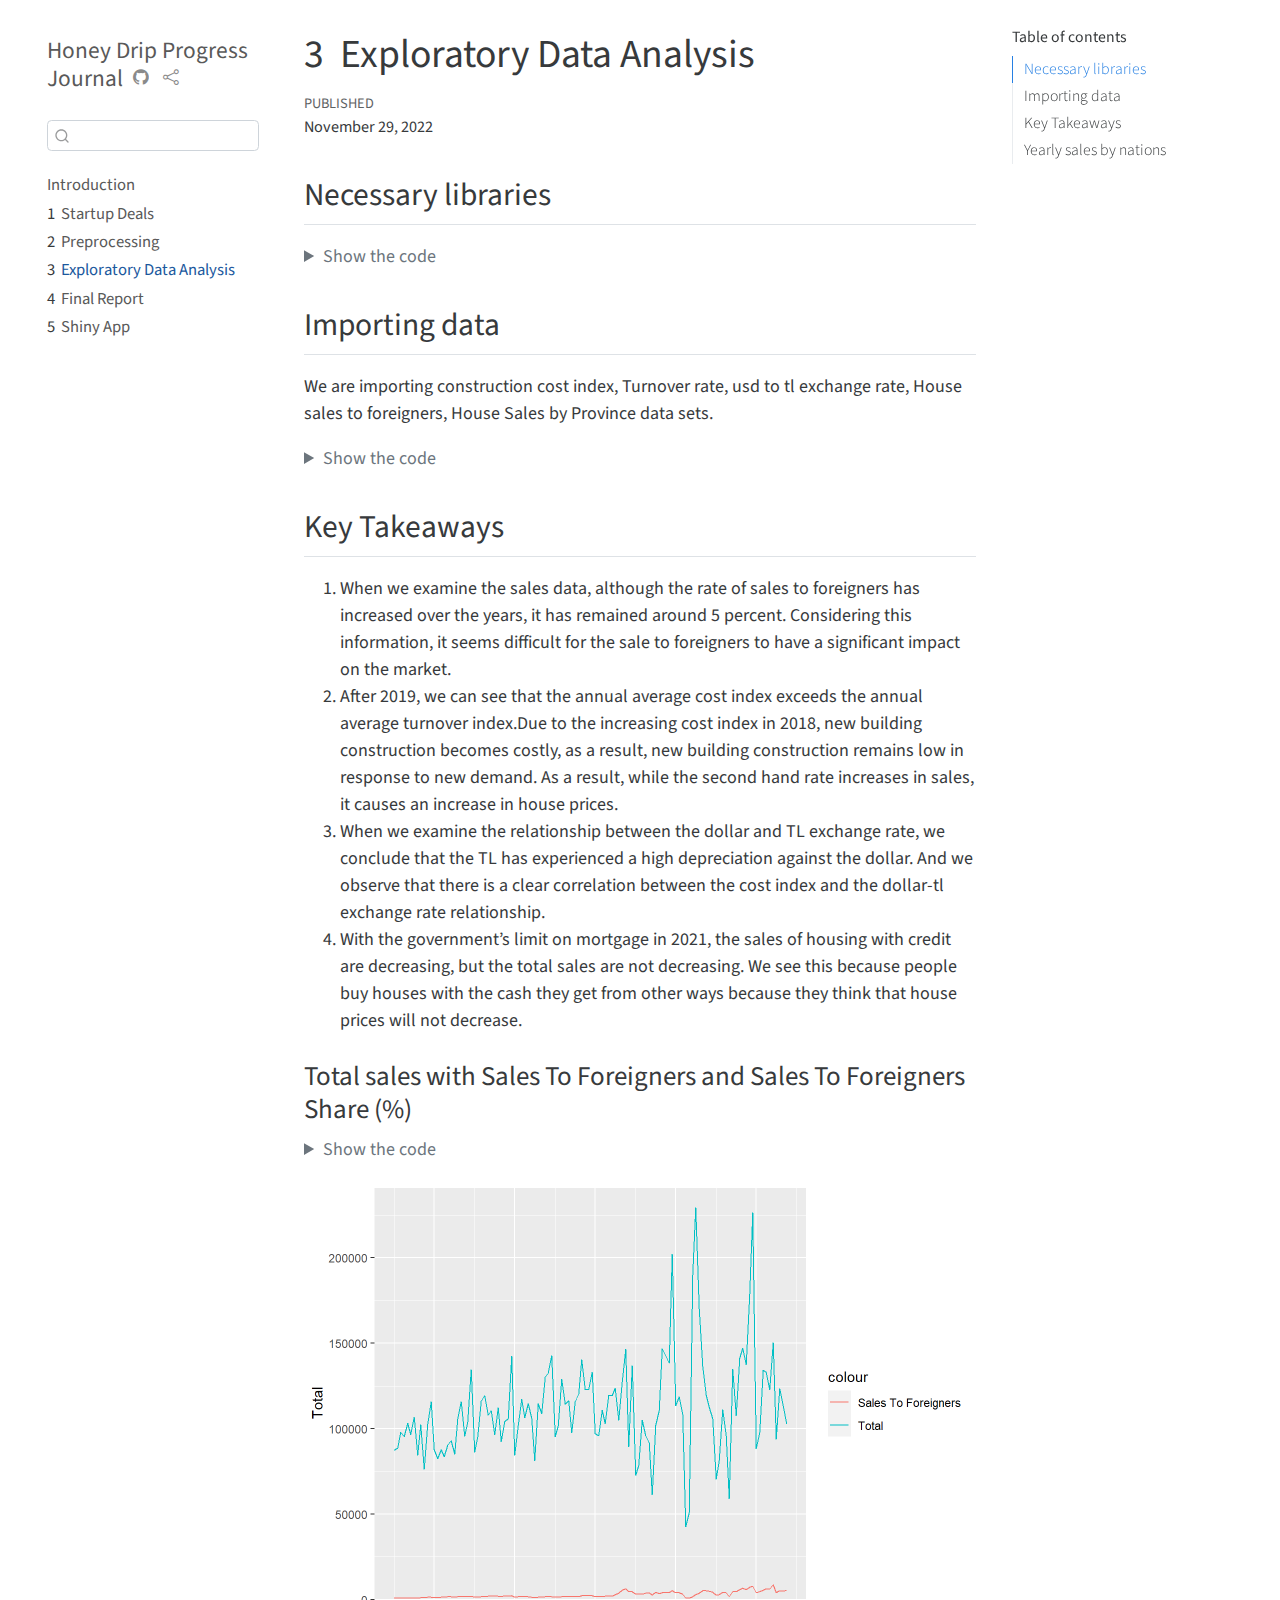
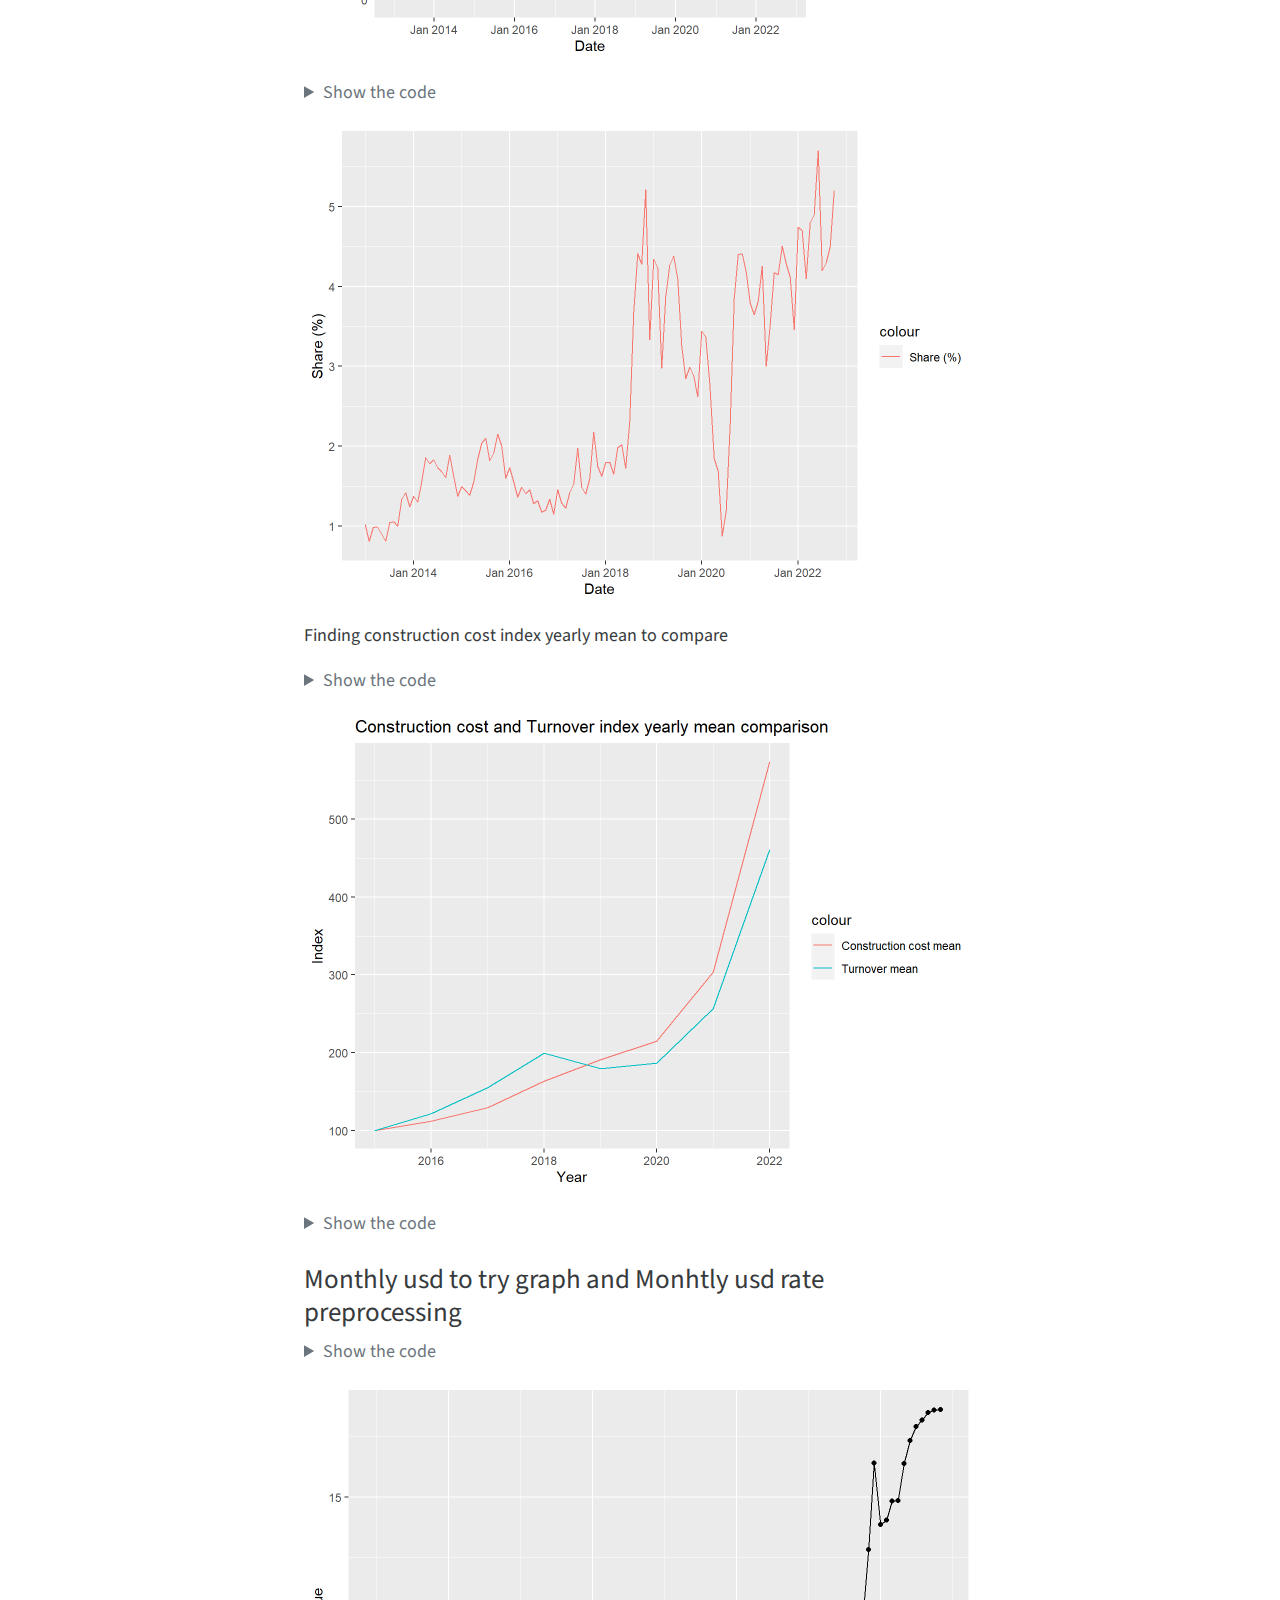
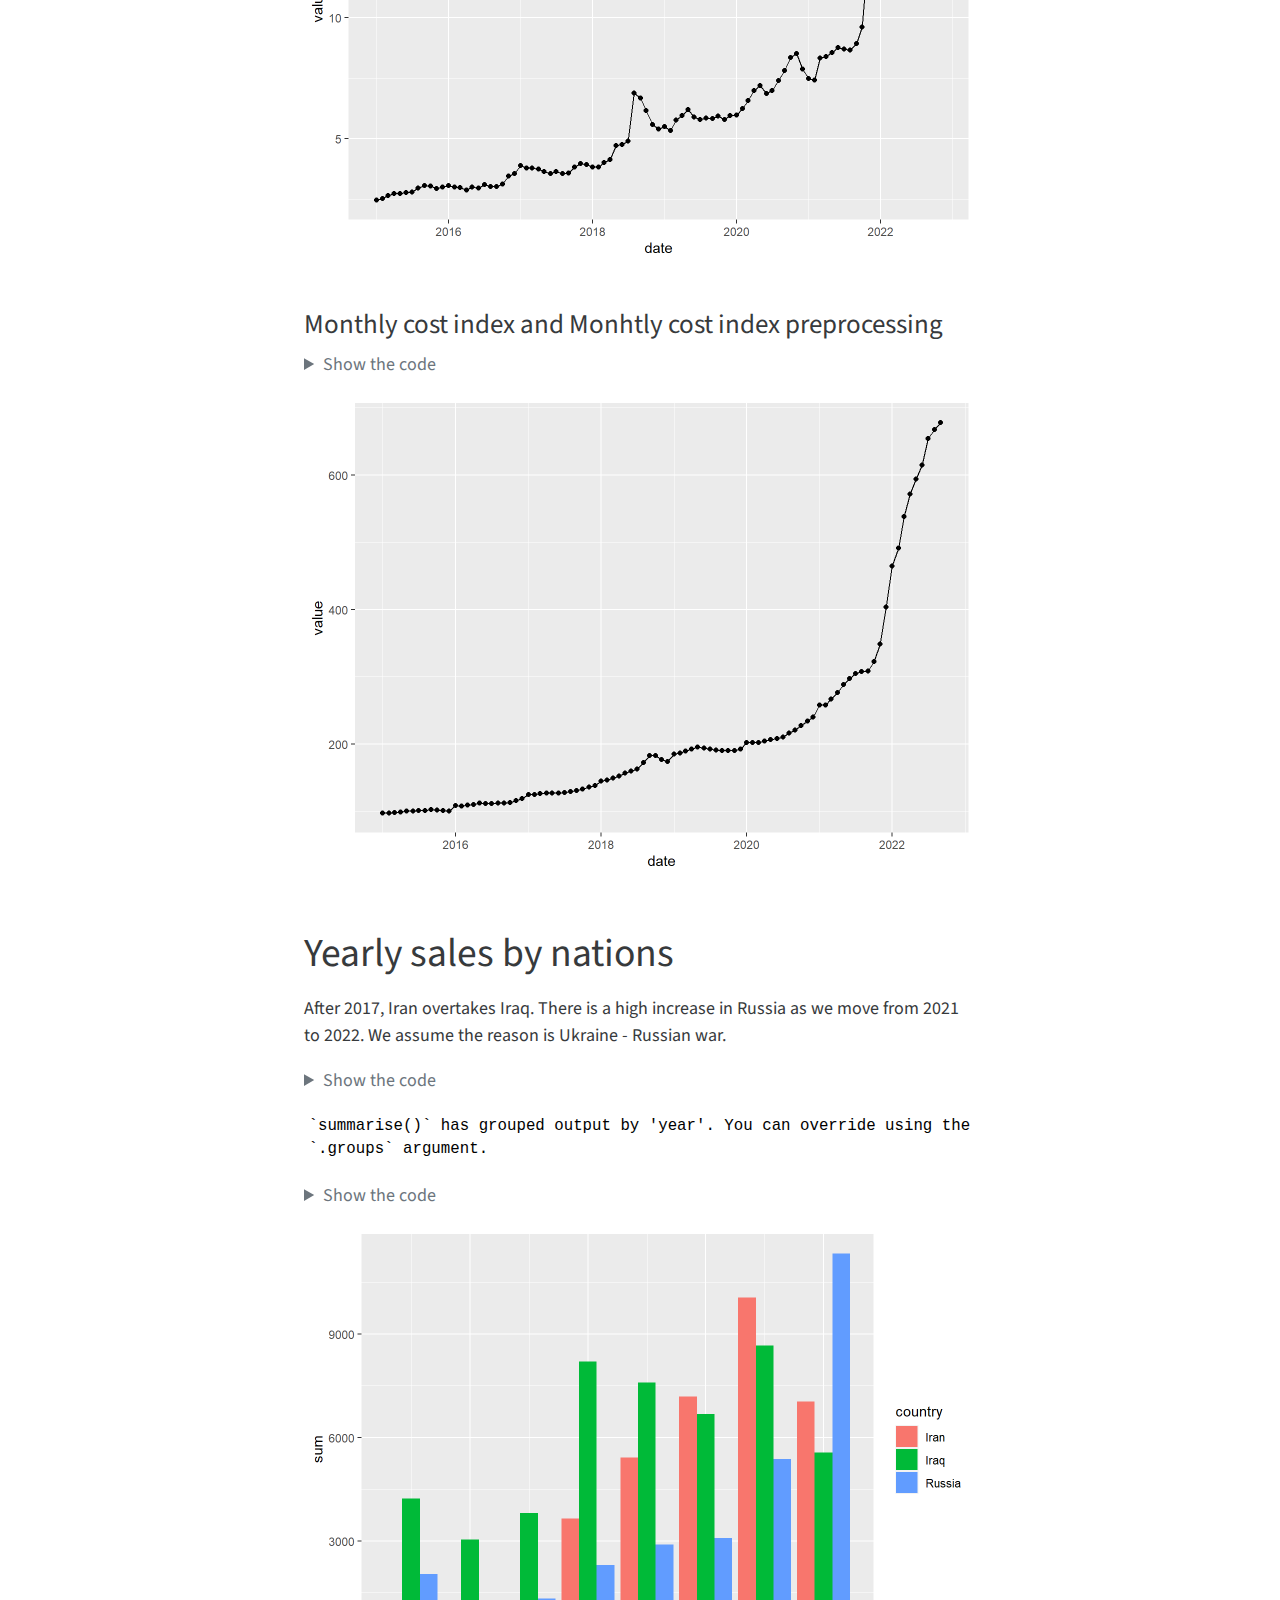
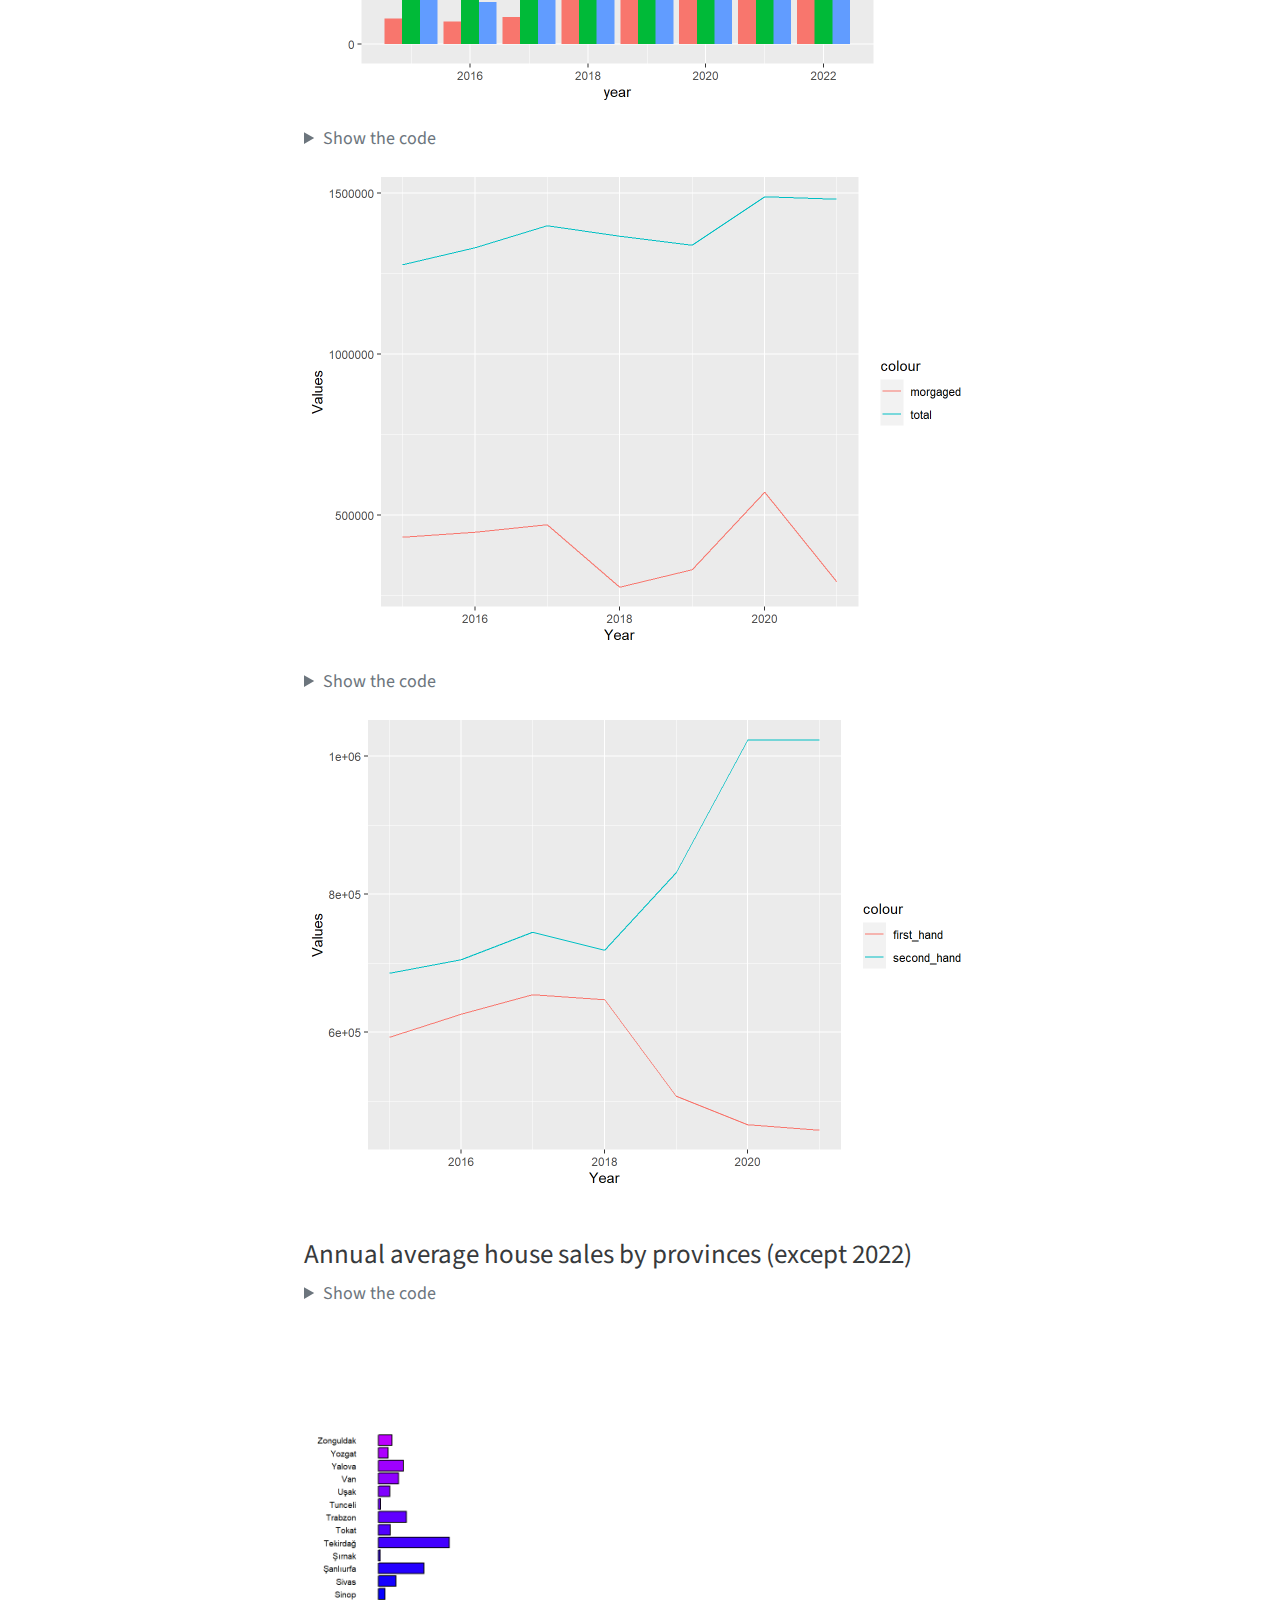
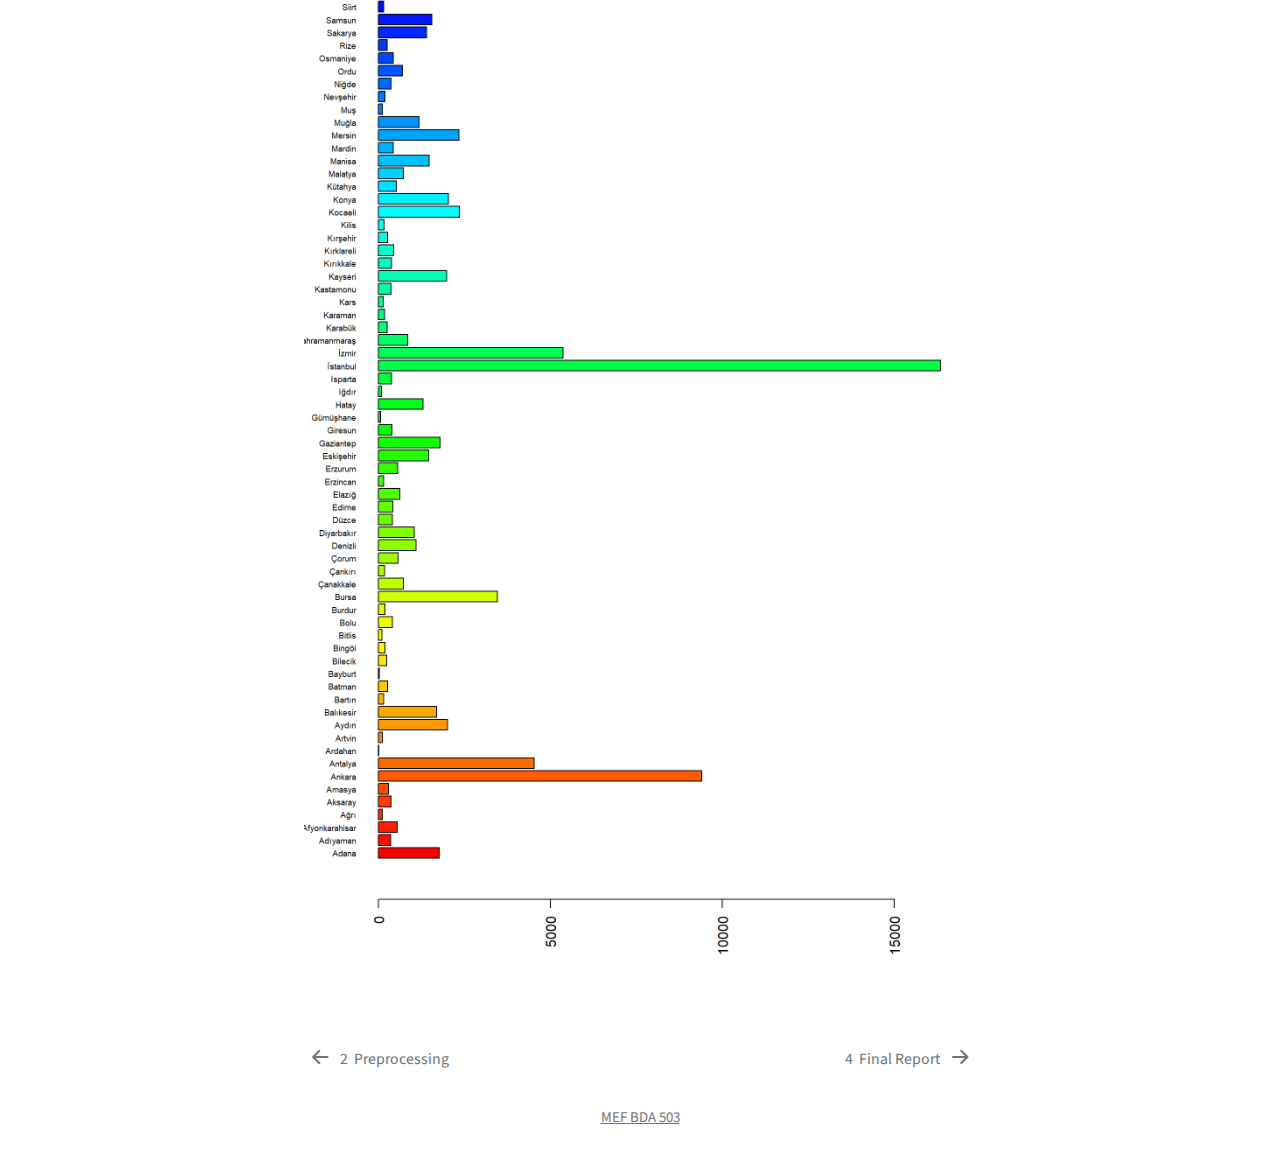
<file: docs/ExploratoryDataAnalysis.html>
<!DOCTYPE html>
<html xmlns="http://www.w3.org/1999/xhtml" lang="en" xml:lang="en"><head>

<meta charset="utf-8">
<meta name="generator" content="quarto-1.1.251">

<meta name="viewport" content="width=device-width, initial-scale=1.0, user-scalable=yes">

<meta name="dcterms.date" content="2022-11-29">

<title>Honey Drip Progress Journal - 3&nbsp; Exploratory Data Analysis</title>
<style>
code{white-space: pre-wrap;}
span.smallcaps{font-variant: small-caps;}
div.columns{display: flex; gap: min(4vw, 1.5em);}
div.column{flex: auto; overflow-x: auto;}
div.hanging-indent{margin-left: 1.5em; text-indent: -1.5em;}
ul.task-list{list-style: none;}
ul.task-list li input[type="checkbox"] {
  width: 0.8em;
  margin: 0 0.8em 0.2em -1.6em;
  vertical-align: middle;
}
pre > code.sourceCode { white-space: pre; position: relative; }
pre > code.sourceCode > span { display: inline-block; line-height: 1.25; }
pre > code.sourceCode > span:empty { height: 1.2em; }
.sourceCode { overflow: visible; }
code.sourceCode > span { color: inherit; text-decoration: inherit; }
div.sourceCode { margin: 1em 0; }
pre.sourceCode { margin: 0; }
@media screen {
div.sourceCode { overflow: auto; }
}
@media print {
pre > code.sourceCode { white-space: pre-wrap; }
pre > code.sourceCode > span { text-indent: -5em; padding-left: 5em; }
}
pre.numberSource code
  { counter-reset: source-line 0; }
pre.numberSource code > span
  { position: relative; left: -4em; counter-increment: source-line; }
pre.numberSource code > span > a:first-child::before
  { content: counter(source-line);
    position: relative; left: -1em; text-align: right; vertical-align: baseline;
    border: none; display: inline-block;
    -webkit-touch-callout: none; -webkit-user-select: none;
    -khtml-user-select: none; -moz-user-select: none;
    -ms-user-select: none; user-select: none;
    padding: 0 4px; width: 4em;
    color: #aaaaaa;
  }
pre.numberSource { margin-left: 3em; border-left: 1px solid #aaaaaa;  padding-left: 4px; }
div.sourceCode
  {   }
@media screen {
pre > code.sourceCode > span > a:first-child::before { text-decoration: underline; }
}
code span.al { color: #ff0000; font-weight: bold; } /* Alert */
code span.an { color: #60a0b0; font-weight: bold; font-style: italic; } /* Annotation */
code span.at { color: #7d9029; } /* Attribute */
code span.bn { color: #40a070; } /* BaseN */
code span.bu { color: #008000; } /* BuiltIn */
code span.cf { color: #007020; font-weight: bold; } /* ControlFlow */
code span.ch { color: #4070a0; } /* Char */
code span.cn { color: #880000; } /* Constant */
code span.co { color: #60a0b0; font-style: italic; } /* Comment */
code span.cv { color: #60a0b0; font-weight: bold; font-style: italic; } /* CommentVar */
code span.do { color: #ba2121; font-style: italic; } /* Documentation */
code span.dt { color: #902000; } /* DataType */
code span.dv { color: #40a070; } /* DecVal */
code span.er { color: #ff0000; font-weight: bold; } /* Error */
code span.ex { } /* Extension */
code span.fl { color: #40a070; } /* Float */
code span.fu { color: #06287e; } /* Function */
code span.im { color: #008000; font-weight: bold; } /* Import */
code span.in { color: #60a0b0; font-weight: bold; font-style: italic; } /* Information */
code span.kw { color: #007020; font-weight: bold; } /* Keyword */
code span.op { color: #666666; } /* Operator */
code span.ot { color: #007020; } /* Other */
code span.pp { color: #bc7a00; } /* Preprocessor */
code span.sc { color: #4070a0; } /* SpecialChar */
code span.ss { color: #bb6688; } /* SpecialString */
code span.st { color: #4070a0; } /* String */
code span.va { color: #19177c; } /* Variable */
code span.vs { color: #4070a0; } /* VerbatimString */
code span.wa { color: #60a0b0; font-weight: bold; font-style: italic; } /* Warning */
</style>


<script src="site_libs/quarto-nav/quarto-nav.js"></script>
<script src="site_libs/quarto-nav/headroom.min.js"></script>
<script src="site_libs/clipboard/clipboard.min.js"></script>
<script src="site_libs/quarto-search/autocomplete.umd.js"></script>
<script src="site_libs/quarto-search/fuse.min.js"></script>
<script src="site_libs/quarto-search/quarto-search.js"></script>
<meta name="quarto:offset" content="./">
<link href="./finalreport.html" rel="next">
<link href="./preprocessing.html" rel="prev">
<script src="site_libs/quarto-html/quarto.js"></script>
<script src="site_libs/quarto-html/popper.min.js"></script>
<script src="site_libs/quarto-html/tippy.umd.min.js"></script>
<script src="site_libs/quarto-html/anchor.min.js"></script>
<link href="site_libs/quarto-html/tippy.css" rel="stylesheet">
<link href="site_libs/quarto-html/quarto-syntax-highlighting.css" rel="stylesheet" id="quarto-text-highlighting-styles">
<script src="site_libs/bootstrap/bootstrap.min.js"></script>
<link href="site_libs/bootstrap/bootstrap-icons.css" rel="stylesheet">
<link href="site_libs/bootstrap/bootstrap.min.css" rel="stylesheet" id="quarto-bootstrap" data-mode="light">
<script id="quarto-search-options" type="application/json">{
  "location": "sidebar",
  "copy-button": false,
  "collapse-after": 3,
  "panel-placement": "start",
  "type": "textbox",
  "limit": 20,
  "language": {
    "search-no-results-text": "No results",
    "search-matching-documents-text": "matching documents",
    "search-copy-link-title": "Copy link to search",
    "search-hide-matches-text": "Hide additional matches",
    "search-more-match-text": "more match in this document",
    "search-more-matches-text": "more matches in this document",
    "search-clear-button-title": "Clear",
    "search-detached-cancel-button-title": "Cancel",
    "search-submit-button-title": "Submit"
  }
}</script>


</head>

<body class="nav-sidebar floating">

<div id="quarto-search-results"></div>
  <header id="quarto-header" class="headroom fixed-top">
  <nav class="quarto-secondary-nav" data-bs-toggle="collapse" data-bs-target="#quarto-sidebar" aria-controls="quarto-sidebar" aria-expanded="false" aria-label="Toggle sidebar navigation" onclick="if (window.quartoToggleHeadroom) { window.quartoToggleHeadroom(); }">
    <div class="container-fluid d-flex justify-content-between">
      <h1 class="quarto-secondary-nav-title"><span class="chapter-number">3</span>&nbsp; <span class="chapter-title">Exploratory Data Analysis</span></h1>
      <button type="button" class="quarto-btn-toggle btn" aria-label="Show secondary navigation">
        <i class="bi bi-chevron-right"></i>
      </button>
    </div>
  </nav>
</header>
<!-- content -->
<div id="quarto-content" class="quarto-container page-columns page-rows-contents page-layout-article">
<!-- sidebar -->
  <nav id="quarto-sidebar" class="sidebar collapse sidebar-navigation floating overflow-auto">
    <div class="pt-lg-2 mt-2 text-left sidebar-header">
    <div class="sidebar-title mb-0 py-0">
      <a href="./">Honey Drip Progress Journal</a> 
        <div class="sidebar-tools-main">
    <a href="https://github.com/pjournal/mef06g-honey-drip" title="Source Code" class="sidebar-tool px-1"><i class="bi bi-github"></i></a>
    <a href="" title="Share" id="sidebar-tool-dropdown-0" class="sidebar-tool dropdown-toggle px-1" data-bs-toggle="dropdown" aria-expanded="false"><i class="bi bi-share"></i></a>
    <ul class="dropdown-menu" aria-labelledby="sidebar-tool-dropdown-0">
        <li>
          <a class="dropdown-item sidebar-tools-main-item" href="https://twitter.com/intent/tweet?url=|url|">
            <i class="bi bi-bi-twitter pe-1"></i>
          Twitter
          </a>
        </li>
        <li>
          <a class="dropdown-item sidebar-tools-main-item" href="https://www.facebook.com/sharer/sharer.php?u=|url|">
            <i class="bi bi-bi-facebook pe-1"></i>
          Facebook
          </a>
        </li>
    </ul>
</div>
    </div>
      </div>
      <div class="mt-2 flex-shrink-0 align-items-center">
        <div class="sidebar-search">
        <div id="quarto-search" class="" title="Search"></div>
        </div>
      </div>
    <div class="sidebar-menu-container"> 
    <ul class="list-unstyled mt-1">
        <li class="sidebar-item">
  <div class="sidebar-item-container"> 
  <a href="./index.html" class="sidebar-item-text sidebar-link">Introduction</a>
  </div>
</li>
        <li class="sidebar-item">
  <div class="sidebar-item-container"> 
  <a href="./assignment1.html" class="sidebar-item-text sidebar-link"><span class="chapter-number">1</span>&nbsp; <span class="chapter-title">Startup Deals</span></a>
  </div>
</li>
        <li class="sidebar-item">
  <div class="sidebar-item-container"> 
  <a href="./preprocessing.html" class="sidebar-item-text sidebar-link"><span class="chapter-number">2</span>&nbsp; <span class="chapter-title">Preprocessing</span></a>
  </div>
</li>
        <li class="sidebar-item">
  <div class="sidebar-item-container"> 
  <a href="./ExploratoryDataAnalysis.html" class="sidebar-item-text sidebar-link active"><span class="chapter-number">3</span>&nbsp; <span class="chapter-title">Exploratory Data Analysis</span></a>
  </div>
</li>
        <li class="sidebar-item">
  <div class="sidebar-item-container"> 
  <a href="./finalreport.html" class="sidebar-item-text sidebar-link"><span class="chapter-number">4</span>&nbsp; <span class="chapter-title">Final Report</span></a>
  </div>
</li>
        <li class="sidebar-item">
  <div class="sidebar-item-container"> 
  <a href="./shinyapp.html" class="sidebar-item-text sidebar-link"><span class="chapter-number">5</span>&nbsp; <span class="chapter-title">Shiny App</span></a>
  </div>
</li>
    </ul>
    </div>
</nav>
<!-- margin-sidebar -->
    <div id="quarto-margin-sidebar" class="sidebar margin-sidebar">
        <nav id="TOC" role="doc-toc" class="toc-active">
    <h2 id="toc-title">Table of contents</h2>
   
  <ul>
  <li><a href="#necessary-libraries" id="toc-necessary-libraries" class="nav-link active" data-scroll-target="#necessary-libraries">Necessary libraries</a></li>
  <li><a href="#importing-data" id="toc-importing-data" class="nav-link" data-scroll-target="#importing-data">Importing data</a></li>
  <li><a href="#key-takeaways" id="toc-key-takeaways" class="nav-link" data-scroll-target="#key-takeaways">Key Takeaways</a>
  <ul class="collapse">
  <li><a href="#total-sales-with-sales-to-foreigners-and-sales-to-foreigners-share" id="toc-total-sales-with-sales-to-foreigners-and-sales-to-foreigners-share" class="nav-link" data-scroll-target="#total-sales-with-sales-to-foreigners-and-sales-to-foreigners-share">Total sales with Sales To Foreigners and Sales To Foreigners Share (%)</a></li>
  <li><a href="#monthly-usd-to-try-graph-and-monhtly-usd-rate-preprocessing" id="toc-monthly-usd-to-try-graph-and-monhtly-usd-rate-preprocessing" class="nav-link" data-scroll-target="#monthly-usd-to-try-graph-and-monhtly-usd-rate-preprocessing">Monthly usd to try graph and Monhtly usd rate preprocessing</a></li>
  <li><a href="#monthly-cost-index-and-monhtly-cost-index-preprocessing" id="toc-monthly-cost-index-and-monhtly-cost-index-preprocessing" class="nav-link" data-scroll-target="#monthly-cost-index-and-monhtly-cost-index-preprocessing">Monthly cost index and Monhtly cost index preprocessing</a></li>
  </ul></li>
  <li><a href="#yearly-sales-by-nations" id="toc-yearly-sales-by-nations" class="nav-link" data-scroll-target="#yearly-sales-by-nations">Yearly sales by nations</a>
  <ul class="collapse">
  <li><a href="#annual-average-house-sales-by-provinces-except-2022" id="toc-annual-average-house-sales-by-provinces-except-2022" class="nav-link" data-scroll-target="#annual-average-house-sales-by-provinces-except-2022">Annual average house sales by provinces (except 2022)</a></li>
  </ul></li>
  </ul>
</nav>
    </div>
<!-- main -->
<main class="content" id="quarto-document-content">

<header id="title-block-header" class="quarto-title-block default">
<div class="quarto-title">
<h1 class="title d-none d-lg-block"><span class="chapter-number">3</span>&nbsp; <span class="chapter-title">Exploratory Data Analysis</span></h1>
</div>



<div class="quarto-title-meta">

    
    <div>
    <div class="quarto-title-meta-heading">Published</div>
    <div class="quarto-title-meta-contents">
      <p class="date">November 29, 2022</p>
    </div>
  </div>
    
  </div>
  

</header>

<section id="necessary-libraries" class="level2">
<h2 class="anchored" data-anchor-id="necessary-libraries">Necessary libraries</h2>
<div class="cell">
<details>
<summary>Show the code</summary>
<div class="sourceCode cell-code" id="cb1"><pre class="sourceCode r code-with-copy"><code class="sourceCode r"><span id="cb1-1"><a href="#cb1-1" aria-hidden="true" tabindex="-1"></a><span class="fu">library</span>(tidyverse)</span>
<span id="cb1-2"><a href="#cb1-2" aria-hidden="true" tabindex="-1"></a><span class="fu">library</span>(dplyr)</span>
<span id="cb1-3"><a href="#cb1-3" aria-hidden="true" tabindex="-1"></a><span class="fu">library</span>(readxl)</span>
<span id="cb1-4"><a href="#cb1-4" aria-hidden="true" tabindex="-1"></a><span class="fu">library</span>(lubridate)</span>
<span id="cb1-5"><a href="#cb1-5" aria-hidden="true" tabindex="-1"></a><span class="fu">library</span>(tidyr)</span>
<span id="cb1-6"><a href="#cb1-6" aria-hidden="true" tabindex="-1"></a><span class="fu">library</span>(zoo)</span>
<span id="cb1-7"><a href="#cb1-7" aria-hidden="true" tabindex="-1"></a><span class="fu">library</span>(janitor)</span>
<span id="cb1-8"><a href="#cb1-8" aria-hidden="true" tabindex="-1"></a><span class="fu">library</span>(reactable)</span>
<span id="cb1-9"><a href="#cb1-9" aria-hidden="true" tabindex="-1"></a><span class="fu">library</span>(data.table)</span>
<span id="cb1-10"><a href="#cb1-10" aria-hidden="true" tabindex="-1"></a><span class="fu">library</span>(ggplot2)</span></code><button title="Copy to Clipboard" class="code-copy-button"><i class="bi"></i></button></pre></div>
</details>
</div>
</section>
<section id="importing-data" class="level2">
<h2 class="anchored" data-anchor-id="importing-data">Importing data</h2>
<p>We are importing construction cost index, Turnover rate, usd to tl exchange rate, House sales to foreigners, House Sales by Province data sets.</p>
<div class="cell">
<details>
<summary>Show the code</summary>
<div class="sourceCode cell-code" id="cb2"><pre class="sourceCode r code-with-copy"><code class="sourceCode r"><span id="cb2-1"><a href="#cb2-1" aria-hidden="true" tabindex="-1"></a>ConsIndex <span class="ot">&lt;-</span> <span class="fu">readRDS</span>(<span class="st">"Datards/ConsIndex.rds"</span>)</span>
<span id="cb2-2"><a href="#cb2-2" aria-hidden="true" tabindex="-1"></a>Turnover <span class="ot">&lt;-</span> <span class="fu">readRDS</span>(<span class="st">"Datards/Turnover.rds"</span>)</span>
<span id="cb2-3"><a href="#cb2-3" aria-hidden="true" tabindex="-1"></a>House_sales_to_foreigners_month <span class="ot">&lt;-</span> <span class="fu">readRDS</span>(<span class="st">"Datards/House_sales_to_foreigners_month.rds"</span>)</span>
<span id="cb2-4"><a href="#cb2-4" aria-hidden="true" tabindex="-1"></a>House_sales_to_foreigners_year <span class="ot">&lt;-</span> <span class="fu">readRDS</span>(<span class="st">"Datards/House_sales_to_foreigners_year.rds"</span>)</span>
<span id="cb2-5"><a href="#cb2-5" aria-hidden="true" tabindex="-1"></a></span>
<span id="cb2-6"><a href="#cb2-6" aria-hidden="true" tabindex="-1"></a>monthly_usd_to_try <span class="ot">&lt;-</span> <span class="fu">read_excel</span>(<span class="st">"data/monthly_usd_to_try.xls"</span>)</span>
<span id="cb2-7"><a href="#cb2-7" aria-hidden="true" tabindex="-1"></a>monthly_usd_to_try<span class="sc">$</span>month <span class="ot">&lt;-</span> <span class="fu">as.Date</span>(monthly_usd_to_try<span class="sc">$</span>month)</span>
<span id="cb2-8"><a href="#cb2-8" aria-hidden="true" tabindex="-1"></a>monthly_usd_to_try<span class="sc">$</span>month <span class="ot">&lt;-</span> <span class="fu">format</span>(monthly_usd_to_try<span class="sc">$</span>month,<span class="st">"%Y-%b-%d"</span>)</span>
<span id="cb2-9"><a href="#cb2-9" aria-hidden="true" tabindex="-1"></a></span>
<span id="cb2-10"><a href="#cb2-10" aria-hidden="true" tabindex="-1"></a>PATH <span class="ot">&lt;-</span> <span class="st">"data/House Sales by Provinces.xls"</span></span>
<span id="cb2-11"><a href="#cb2-11" aria-hidden="true" tabindex="-1"></a>house_sales_by_provinces <span class="ot">&lt;-</span> <span class="fu">read_excel</span>(PATH, <span class="at">range =</span> <span class="fu">cell_rows</span>(<span class="dv">14</span><span class="sc">:</span><span class="dv">129</span>), <span class="at">col_names =</span> <span class="fu">names</span>(<span class="fu">read_excel</span>(PATH, <span class="at">skip =</span> <span class="dv">2</span>))) </span>
<span id="cb2-12"><a href="#cb2-12" aria-hidden="true" tabindex="-1"></a></span>
<span id="cb2-13"><a href="#cb2-13" aria-hidden="true" tabindex="-1"></a>total_sales_by_year <span class="ot">&lt;-</span> <span class="fu">aggregate</span>(house_sales_by_provinces[<span class="dv">3</span>], house_sales_by_provinces[<span class="dv">1</span>], <span class="at">FUN=</span>sum)</span>
<span id="cb2-14"><a href="#cb2-14" aria-hidden="true" tabindex="-1"></a></span>
<span id="cb2-15"><a href="#cb2-15" aria-hidden="true" tabindex="-1"></a>House_sales_to_foreigners_month <span class="ot">&lt;-</span> <span class="fu">read_excel</span>(<span class="st">"data/House sales to foreigners.xls"</span>, </span>
<span id="cb2-16"><a href="#cb2-16" aria-hidden="true" tabindex="-1"></a>                                                   <span class="at">sheet =</span> <span class="st">"Month"</span>)</span>
<span id="cb2-17"><a href="#cb2-17" aria-hidden="true" tabindex="-1"></a>House_sales_to_foreigners_month<span class="sc">$</span>Month <span class="ot">&lt;-</span> <span class="fu">match</span>(House_sales_to_foreigners_month<span class="sc">$</span>Month, month.name)</span>
<span id="cb2-18"><a href="#cb2-18" aria-hidden="true" tabindex="-1"></a></span>
<span id="cb2-19"><a href="#cb2-19" aria-hidden="true" tabindex="-1"></a>House_sales_to_foreigners_month<span class="sc">$</span>Date <span class="ot">&lt;-</span> <span class="fu">as.yearmon</span>(<span class="fu">paste</span>(House_sales_to_foreigners_month<span class="sc">$</span>Year, House_sales_to_foreigners_month<span class="sc">$</span>Month), <span class="st">"%Y %m"</span>)</span></code><button title="Copy to Clipboard" class="code-copy-button"><i class="bi"></i></button></pre></div>
</details>
</div>
</section>
<section id="key-takeaways" class="level2">
<h2 class="anchored" data-anchor-id="key-takeaways">Key Takeaways</h2>
<ol type="1">
<li>When we examine the sales data, although the rate of sales to foreigners has increased over the years, it has remained around 5 percent. Considering this information, it seems difficult for the sale to foreigners to have a significant impact on the market.</li>
<li>After 2019, we can see that the annual average cost index exceeds the annual average turnover index.Due to the increasing cost index in 2018, new building construction becomes costly, as a result, new building construction remains low in response to new demand. As a result, while the second hand rate increases in sales, it causes an increase in house prices.</li>
<li>When we examine the relationship between the dollar and TL exchange rate, we conclude that the TL has experienced a high depreciation against the dollar. And we observe that there is a clear correlation between the cost index and the dollar-tl exchange rate relationship.</li>
<li>With the government’s limit on mortgage in 2021, the sales of housing with credit are decreasing, but the total sales are not decreasing. We see this because people buy houses with the cash they get from other ways because they think that house prices will not decrease.</li>
</ol>
<section id="total-sales-with-sales-to-foreigners-and-sales-to-foreigners-share" class="level3">
<h3 class="anchored" data-anchor-id="total-sales-with-sales-to-foreigners-and-sales-to-foreigners-share">Total sales with Sales To Foreigners and Sales To Foreigners Share (%)</h3>
<div class="cell">
<details>
<summary>Show the code</summary>
<div class="sourceCode cell-code" id="cb3"><pre class="sourceCode r code-with-copy"><code class="sourceCode r"><span id="cb3-1"><a href="#cb3-1" aria-hidden="true" tabindex="-1"></a><span class="fu">ggplot</span>(House_sales_to_foreigners_month, <span class="fu">aes</span>(Date)) <span class="sc">+</span> </span>
<span id="cb3-2"><a href="#cb3-2" aria-hidden="true" tabindex="-1"></a>  <span class="fu">geom_line</span>(<span class="fu">aes</span>(<span class="at">y =</span> Total, <span class="at">colour =</span> <span class="st">"Total"</span>)) <span class="sc">+</span> </span>
<span id="cb3-3"><a href="#cb3-3" aria-hidden="true" tabindex="-1"></a>  <span class="fu">geom_line</span>(<span class="fu">aes</span>(<span class="at">y =</span> <span class="st">`</span><span class="at">Sales to foreigners</span><span class="st">`</span>, <span class="at">colour =</span> <span class="st">"Sales To Foreigners"</span>))</span></code><button title="Copy to Clipboard" class="code-copy-button"><i class="bi"></i></button></pre></div>
</details>
<div class="cell-output-display">
<p><img src="ExploratoryDataAnalysis_files/figure-html/unnamed-chunk-3-1.png" class="img-fluid" width="672"></p>
</div>
<details>
<summary>Show the code</summary>
<div class="sourceCode cell-code" id="cb4"><pre class="sourceCode r code-with-copy"><code class="sourceCode r"><span id="cb4-1"><a href="#cb4-1" aria-hidden="true" tabindex="-1"></a><span class="fu">ggplot</span>(House_sales_to_foreigners_month, <span class="fu">aes</span>(Date)) <span class="sc">+</span> </span>
<span id="cb4-2"><a href="#cb4-2" aria-hidden="true" tabindex="-1"></a>  <span class="fu">geom_line</span>(<span class="fu">aes</span>(<span class="at">y =</span> <span class="st">`</span><span class="at">Share (%)</span><span class="st">`</span>, <span class="at">colour =</span> <span class="st">"Share (%)"</span>))</span></code><button title="Copy to Clipboard" class="code-copy-button"><i class="bi"></i></button></pre></div>
</details>
<div class="cell-output-display">
<p><img src="ExploratoryDataAnalysis_files/figure-html/unnamed-chunk-3-2.png" class="img-fluid" width="672"></p>
</div>
</div>
<p>Finding construction cost index yearly mean to compare</p>
<div class="cell">
<details>
<summary>Show the code</summary>
<div class="sourceCode cell-code" id="cb5"><pre class="sourceCode r code-with-copy"><code class="sourceCode r"><span id="cb5-1"><a href="#cb5-1" aria-hidden="true" tabindex="-1"></a>ConsIndexYear <span class="ot">&lt;-</span> ConsIndex <span class="sc">%&gt;%</span> <span class="fu">group_by</span>(Year) <span class="sc">%&gt;%</span> <span class="fu">summarise</span>(<span class="at">Construction_cost_mean =</span> <span class="fu">mean</span>(index, <span class="at">na.rm =</span> <span class="cn">TRUE</span>))</span>
<span id="cb5-2"><a href="#cb5-2" aria-hidden="true" tabindex="-1"></a>TurnoverYear <span class="ot">&lt;-</span> Turnover <span class="sc">%&gt;%</span> <span class="fu">group_by</span>(Year) <span class="sc">%&gt;%</span> <span class="fu">summarise</span>(<span class="at">Turnover_mean =</span> <span class="fu">mean</span>(<span class="st">`</span><span class="at">seasonal and calendar adjusted</span></span>
<span id="cb5-3"><a href="#cb5-3" aria-hidden="true" tabindex="-1"></a><span class="at">Index</span><span class="st">`</span>))</span>
<span id="cb5-4"><a href="#cb5-4" aria-hidden="true" tabindex="-1"></a></span>
<span id="cb5-5"><a href="#cb5-5" aria-hidden="true" tabindex="-1"></a>ConsIndexYear <span class="sc">%&gt;%</span> <span class="fu">left_join</span>(TurnoverYear, <span class="at">by =</span> <span class="st">"Year"</span>) <span class="sc">%&gt;%</span> <span class="fu">ggplot</span>(<span class="fu">aes</span>(Year)) <span class="sc">+</span></span>
<span id="cb5-6"><a href="#cb5-6" aria-hidden="true" tabindex="-1"></a>  <span class="fu">geom_line</span>(<span class="fu">aes</span>(<span class="at">y =</span> Construction_cost_mean, <span class="at">colour =</span> <span class="st">"Construction cost mean"</span>)) <span class="sc">+</span> </span>
<span id="cb5-7"><a href="#cb5-7" aria-hidden="true" tabindex="-1"></a>  <span class="fu">geom_line</span>(<span class="fu">aes</span>(<span class="at">y =</span> Turnover_mean, <span class="at">colour =</span> <span class="st">"Turnover mean"</span>))<span class="sc">+</span></span>
<span id="cb5-8"><a href="#cb5-8" aria-hidden="true" tabindex="-1"></a>  <span class="fu">labs</span>(<span class="at">title=</span><span class="st">"Construction cost and Turnover index yearly mean comparison"</span>)<span class="sc">+</span></span>
<span id="cb5-9"><a href="#cb5-9" aria-hidden="true" tabindex="-1"></a>  <span class="fu">xlab</span>(<span class="st">"Year"</span>) <span class="sc">+</span></span>
<span id="cb5-10"><a href="#cb5-10" aria-hidden="true" tabindex="-1"></a>  <span class="fu">ylab</span>(<span class="st">"Index"</span>)</span></code><button title="Copy to Clipboard" class="code-copy-button"><i class="bi"></i></button></pre></div>
</details>
<div class="cell-output-display">
<p><img src="ExploratoryDataAnalysis_files/figure-html/unnamed-chunk-4-1.png" class="img-fluid" width="672"></p>
</div>
</div>
<div class="cell">
<details>
<summary>Show the code</summary>
<div class="sourceCode cell-code" id="cb6"><pre class="sourceCode r code-with-copy"><code class="sourceCode r"><span id="cb6-1"><a href="#cb6-1" aria-hidden="true" tabindex="-1"></a>house_sales_by_provinces  <span class="ot">&lt;-</span> house_sales_by_provinces  <span class="sc">%&gt;%</span></span>
<span id="cb6-2"><a href="#cb6-2" aria-hidden="true" tabindex="-1"></a>    <span class="fu">fill</span>(<span class="fu">colnames</span>(house_sales_by_provinces[<span class="dv">1</span>]), <span class="at">.direction =</span> <span class="st">"downup"</span>)</span>
<span id="cb6-3"><a href="#cb6-3" aria-hidden="true" tabindex="-1"></a></span>
<span id="cb6-4"><a href="#cb6-4" aria-hidden="true" tabindex="-1"></a><span class="co"># Creating Time Series Object for House Sales by Proviences</span></span>
<span id="cb6-5"><a href="#cb6-5" aria-hidden="true" tabindex="-1"></a>total_hs_ts <span class="ot">&lt;-</span> <span class="fu">ts</span>(house_sales_by_provinces[<span class="dv">3</span>],<span class="at">start=</span><span class="fu">c</span>(<span class="dv">2013</span>,<span class="dv">1</span>),<span class="at">frequency=</span><span class="dv">12</span>)</span>
<span id="cb6-6"><a href="#cb6-6" aria-hidden="true" tabindex="-1"></a></span>
<span id="cb6-7"><a href="#cb6-7" aria-hidden="true" tabindex="-1"></a><span class="fu">options</span>(<span class="at">repr.plot.width=</span><span class="dv">21</span>, <span class="at">repr.plot.height=</span><span class="dv">8</span>)</span>
<span id="cb6-8"><a href="#cb6-8" aria-hidden="true" tabindex="-1"></a><span class="fu">plot</span>(total_hs_ts)</span></code><button title="Copy to Clipboard" class="code-copy-button"><i class="bi"></i></button></pre></div>
</details>
</div>
</section>
<section id="monthly-usd-to-try-graph-and-monhtly-usd-rate-preprocessing" class="level3">
<h3 class="anchored" data-anchor-id="monthly-usd-to-try-graph-and-monhtly-usd-rate-preprocessing">Monthly usd to try graph and Monhtly usd rate preprocessing</h3>
<div class="cell">
<details>
<summary>Show the code</summary>
<div class="sourceCode cell-code" id="cb7"><pre class="sourceCode r code-with-copy"><code class="sourceCode r"><span id="cb7-1"><a href="#cb7-1" aria-hidden="true" tabindex="-1"></a>monthly_usd_to_try <span class="ot">&lt;-</span> <span class="fu">read_excel</span>(<span class="st">"data/monthly_usd_to_try.xls"</span>)</span>
<span id="cb7-2"><a href="#cb7-2" aria-hidden="true" tabindex="-1"></a></span>
<span id="cb7-3"><a href="#cb7-3" aria-hidden="true" tabindex="-1"></a>monthly_usd_to_try<span class="sc">$</span>month <span class="ot">&lt;-</span> <span class="fu">as.Date</span>(monthly_usd_to_try<span class="sc">$</span>month)</span>
<span id="cb7-4"><a href="#cb7-4" aria-hidden="true" tabindex="-1"></a><span class="fu">colnames</span>(monthly_usd_to_try) <span class="ot">&lt;-</span> <span class="fu">c</span>(<span class="st">"date"</span>,<span class="st">"value"</span>)</span>
<span id="cb7-5"><a href="#cb7-5" aria-hidden="true" tabindex="-1"></a></span>
<span id="cb7-6"><a href="#cb7-6" aria-hidden="true" tabindex="-1"></a><span class="fu">ggplot</span>(<span class="at">data=</span>monthly_usd_to_try, <span class="fu">aes</span>(<span class="at">x=</span>date, <span class="at">y=</span>value, <span class="at">group=</span><span class="dv">1</span>)) <span class="sc">+</span></span>
<span id="cb7-7"><a href="#cb7-7" aria-hidden="true" tabindex="-1"></a>  <span class="fu">geom_line</span>()<span class="sc">+</span></span>
<span id="cb7-8"><a href="#cb7-8" aria-hidden="true" tabindex="-1"></a>  <span class="fu">geom_point</span>()</span></code><button title="Copy to Clipboard" class="code-copy-button"><i class="bi"></i></button></pre></div>
</details>
<div class="cell-output-display">
<p><img src="ExploratoryDataAnalysis_files/figure-html/unnamed-chunk-6-1.png" class="img-fluid" width="672"></p>
</div>
</div>
</section>
<section id="monthly-cost-index-and-monhtly-cost-index-preprocessing" class="level3">
<h3 class="anchored" data-anchor-id="monthly-cost-index-and-monhtly-cost-index-preprocessing">Monthly cost index and Monhtly cost index preprocessing</h3>
<div class="cell">
<details>
<summary>Show the code</summary>
<div class="sourceCode cell-code" id="cb8"><pre class="sourceCode r code-with-copy"><code class="sourceCode r"><span id="cb8-1"><a href="#cb8-1" aria-hidden="true" tabindex="-1"></a>construction_cost_index <span class="ot">&lt;-</span> <span class="fu">read_excel</span>(<span class="st">"data/construction_cost_index_by_industries_and_cost_groups_preprocessed.xls"</span>)</span>
<span id="cb8-2"><a href="#cb8-2" aria-hidden="true" tabindex="-1"></a></span>
<span id="cb8-3"><a href="#cb8-3" aria-hidden="true" tabindex="-1"></a></span>
<span id="cb8-4"><a href="#cb8-4" aria-hidden="true" tabindex="-1"></a>construction_cost_index<span class="sc">$</span>date <span class="ot">&lt;-</span> <span class="fu">as.Date</span>(construction_cost_index<span class="sc">$</span>date)</span>
<span id="cb8-5"><a href="#cb8-5" aria-hidden="true" tabindex="-1"></a><span class="fu">colnames</span>(construction_cost_index) <span class="ot">&lt;-</span> <span class="fu">c</span>(<span class="st">"date"</span>,<span class="st">"cost_type"</span>,<span class="st">"value"</span>,<span class="st">"material"</span>,<span class="st">"labour"</span>)</span>
<span id="cb8-6"><a href="#cb8-6" aria-hidden="true" tabindex="-1"></a></span>
<span id="cb8-7"><a href="#cb8-7" aria-hidden="true" tabindex="-1"></a>cost_index <span class="ot">=</span> construction_cost_index <span class="sc">%&gt;%</span> </span>
<span id="cb8-8"><a href="#cb8-8" aria-hidden="true" tabindex="-1"></a>  <span class="fu">filter</span>(cost_type<span class="sc">==</span><span class="st">"construction"</span>) <span class="sc">%&gt;%</span></span>
<span id="cb8-9"><a href="#cb8-9" aria-hidden="true" tabindex="-1"></a>  <span class="fu">group_by</span>(date) <span class="sc">%&gt;%</span></span>
<span id="cb8-10"><a href="#cb8-10" aria-hidden="true" tabindex="-1"></a>  <span class="fu">summarize</span>(<span class="at">value=</span><span class="fu">sum</span>(value))</span>
<span id="cb8-11"><a href="#cb8-11" aria-hidden="true" tabindex="-1"></a></span>
<span id="cb8-12"><a href="#cb8-12" aria-hidden="true" tabindex="-1"></a><span class="fu">ggplot</span>(<span class="at">data=</span>cost_index, <span class="fu">aes</span>(<span class="at">x=</span>date, <span class="at">y=</span>value, <span class="at">group=</span><span class="dv">1</span>)) <span class="sc">+</span></span>
<span id="cb8-13"><a href="#cb8-13" aria-hidden="true" tabindex="-1"></a>  <span class="fu">geom_line</span>()<span class="sc">+</span></span>
<span id="cb8-14"><a href="#cb8-14" aria-hidden="true" tabindex="-1"></a>  <span class="fu">geom_point</span>()</span></code><button title="Copy to Clipboard" class="code-copy-button"><i class="bi"></i></button></pre></div>
</details>
<div class="cell-output-display">
<p><img src="ExploratoryDataAnalysis_files/figure-html/unnamed-chunk-7-1.png" class="img-fluid" width="672"></p>
</div>
</div>
</section>
</section>
<section id="yearly-sales-by-nations" class="level1">
<h1>Yearly sales by nations</h1>
<p>After 2017, Iran overtakes Iraq. There is a high increase in Russia as we move from 2021 to 2022. We assume the reason is Ukraine - Russian war.</p>
<div class="cell">
<details>
<summary>Show the code</summary>
<div class="sourceCode cell-code" id="cb9"><pre class="sourceCode r code-with-copy"><code class="sourceCode r"><span id="cb9-1"><a href="#cb9-1" aria-hidden="true" tabindex="-1"></a>HSTFBN <span class="ot">&lt;-</span> <span class="fu">read_excel</span>(<span class="st">"data/HSTFBN.xls"</span>, <span class="at">sheet =</span> <span class="st">"FOREIGNERS BY NATIONALITIES"</span>)</span>
<span id="cb9-2"><a href="#cb9-2" aria-hidden="true" tabindex="-1"></a></span>
<span id="cb9-3"><a href="#cb9-3" aria-hidden="true" tabindex="-1"></a>total_sale_by_country <span class="ot">&lt;-</span> HSTFBN <span class="sc">%&gt;%</span> <span class="fu">group_by</span>(year,country) <span class="sc">%&gt;%</span> <span class="fu">filter</span>(country <span class="sc">%in%</span> <span class="fu">c</span>(<span class="st">"Russia"</span>,<span class="st">"Iran"</span>, <span class="st">"Iraq"</span>)) <span class="sc">%&gt;%</span> <span class="fu">summarise</span>(<span class="at">sum=</span><span class="fu">sum</span>(total))</span></code><button title="Copy to Clipboard" class="code-copy-button"><i class="bi"></i></button></pre></div>
</details>
<div class="cell-output cell-output-stderr">
<pre><code>`summarise()` has grouped output by 'year'. You can override using the
`.groups` argument.</code></pre>
</div>
<details>
<summary>Show the code</summary>
<div class="sourceCode cell-code" id="cb11"><pre class="sourceCode r code-with-copy"><code class="sourceCode r"><span id="cb11-1"><a href="#cb11-1" aria-hidden="true" tabindex="-1"></a><span class="fu">ggplot</span>(<span class="at">data=</span>total_sale_by_country,<span class="fu">aes</span>(<span class="at">x=</span>year,<span class="at">y=</span>sum,<span class="at">fill=</span>country)) <span class="sc">+</span></span>
<span id="cb11-2"><a href="#cb11-2" aria-hidden="true" tabindex="-1"></a>  <span class="fu">geom_bar</span>(<span class="at">stat=</span><span class="st">"identity"</span>,<span class="at">position =</span> <span class="st">"dodge"</span>)</span></code><button title="Copy to Clipboard" class="code-copy-button"><i class="bi"></i></button></pre></div>
</details>
<div class="cell-output-display">
<p><img src="ExploratoryDataAnalysis_files/figure-html/unnamed-chunk-8-1.png" class="img-fluid" width="672"></p>
</div>
</div>
<div class="cell">
<details>
<summary>Show the code</summary>
<div class="sourceCode cell-code" id="cb12"><pre class="sourceCode r code-with-copy"><code class="sourceCode r"><span id="cb12-1"><a href="#cb12-1" aria-hidden="true" tabindex="-1"></a>house_sales_by_districts_preprocessed <span class="ot">&lt;-</span> <span class="fu">read_excel</span>(<span class="st">"data/house_sales_by_districts_preprocessed.xls"</span>)</span>
<span id="cb12-2"><a href="#cb12-2" aria-hidden="true" tabindex="-1"></a></span>
<span id="cb12-3"><a href="#cb12-3" aria-hidden="true" tabindex="-1"></a>house_sales <span class="ot">&lt;-</span> house_sales_by_districts_preprocessed <span class="sc">%&gt;%</span></span>
<span id="cb12-4"><a href="#cb12-4" aria-hidden="true" tabindex="-1"></a>  <span class="fu">group_by</span>(year) <span class="sc">%&gt;%</span></span>
<span id="cb12-5"><a href="#cb12-5" aria-hidden="true" tabindex="-1"></a>  <span class="fu">summarise</span>(<span class="at">morgaged=</span><span class="fu">sum</span>(mortgaged), <span class="at">total=</span><span class="fu">sum</span>(total), <span class="at">first_hand=</span><span class="fu">sum</span>(first_hand), <span class="at">second_hand=</span><span class="fu">sum</span>(second_hand))</span>
<span id="cb12-6"><a href="#cb12-6" aria-hidden="true" tabindex="-1"></a></span>
<span id="cb12-7"><a href="#cb12-7" aria-hidden="true" tabindex="-1"></a></span>
<span id="cb12-8"><a href="#cb12-8" aria-hidden="true" tabindex="-1"></a><span class="fu">ggplot</span>(<span class="at">data=</span>house_sales,<span class="fu">aes</span>(<span class="at">x=</span>year),<span class="at">group =</span> <span class="dv">1</span> ) <span class="sc">+</span></span>
<span id="cb12-9"><a href="#cb12-9" aria-hidden="true" tabindex="-1"></a>  <span class="fu">geom_line</span>(<span class="fu">aes</span>(<span class="at">y=</span>morgaged,<span class="at">color=</span><span class="st">'morgaged'</span>)) <span class="sc">+</span></span>
<span id="cb12-10"><a href="#cb12-10" aria-hidden="true" tabindex="-1"></a>  <span class="fu">geom_line</span>(<span class="fu">aes</span>(<span class="at">y=</span>total,<span class="at">color=</span><span class="st">'total'</span>))<span class="sc">+</span></span>
<span id="cb12-11"><a href="#cb12-11" aria-hidden="true" tabindex="-1"></a>  <span class="fu">xlab</span>(<span class="st">"Year"</span>)<span class="sc">+</span></span>
<span id="cb12-12"><a href="#cb12-12" aria-hidden="true" tabindex="-1"></a>  <span class="fu">ylab</span>(<span class="st">"Values"</span>)</span></code><button title="Copy to Clipboard" class="code-copy-button"><i class="bi"></i></button></pre></div>
</details>
<div class="cell-output-display">
<p><img src="ExploratoryDataAnalysis_files/figure-html/unnamed-chunk-9-1.png" class="img-fluid" width="672"></p>
</div>
</div>
<div class="cell">
<details>
<summary>Show the code</summary>
<div class="sourceCode cell-code" id="cb13"><pre class="sourceCode r code-with-copy"><code class="sourceCode r"><span id="cb13-1"><a href="#cb13-1" aria-hidden="true" tabindex="-1"></a>house_sales_by_districts_preprocessed <span class="ot">&lt;-</span> <span class="fu">read_excel</span>(<span class="st">"data/house_sales_by_districts_preprocessed.xls"</span>)</span>
<span id="cb13-2"><a href="#cb13-2" aria-hidden="true" tabindex="-1"></a></span>
<span id="cb13-3"><a href="#cb13-3" aria-hidden="true" tabindex="-1"></a>house_sales <span class="ot">&lt;-</span> house_sales_by_districts_preprocessed <span class="sc">%&gt;%</span></span>
<span id="cb13-4"><a href="#cb13-4" aria-hidden="true" tabindex="-1"></a>  <span class="fu">group_by</span>(year) <span class="sc">%&gt;%</span></span>
<span id="cb13-5"><a href="#cb13-5" aria-hidden="true" tabindex="-1"></a>  <span class="fu">summarise</span>(<span class="at">morgaged=</span><span class="fu">sum</span>(mortgaged), <span class="at">total=</span><span class="fu">sum</span>(total), <span class="at">first_hand=</span><span class="fu">sum</span>(first_hand), <span class="at">second_hand=</span><span class="fu">sum</span>(second_hand))</span>
<span id="cb13-6"><a href="#cb13-6" aria-hidden="true" tabindex="-1"></a></span>
<span id="cb13-7"><a href="#cb13-7" aria-hidden="true" tabindex="-1"></a></span>
<span id="cb13-8"><a href="#cb13-8" aria-hidden="true" tabindex="-1"></a><span class="fu">ggplot</span>(<span class="at">data=</span>house_sales,<span class="fu">aes</span>(<span class="at">x=</span>year),<span class="at">group =</span> <span class="dv">1</span> ) <span class="sc">+</span></span>
<span id="cb13-9"><a href="#cb13-9" aria-hidden="true" tabindex="-1"></a>  <span class="fu">geom_line</span>(<span class="fu">aes</span>(<span class="at">y=</span>first_hand,<span class="at">color=</span><span class="st">'first_hand'</span>)) <span class="sc">+</span></span>
<span id="cb13-10"><a href="#cb13-10" aria-hidden="true" tabindex="-1"></a>  <span class="fu">geom_line</span>(<span class="fu">aes</span>(<span class="at">y=</span>second_hand,<span class="at">color=</span><span class="st">'second_hand'</span>)) <span class="sc">+</span></span>
<span id="cb13-11"><a href="#cb13-11" aria-hidden="true" tabindex="-1"></a>  <span class="fu">xlab</span>(<span class="st">"Year"</span>)<span class="sc">+</span></span>
<span id="cb13-12"><a href="#cb13-12" aria-hidden="true" tabindex="-1"></a>  <span class="fu">ylab</span>(<span class="st">"Values"</span>)</span></code><button title="Copy to Clipboard" class="code-copy-button"><i class="bi"></i></button></pre></div>
</details>
<div class="cell-output-display">
<p><img src="ExploratoryDataAnalysis_files/figure-html/unnamed-chunk-10-1.png" class="img-fluid" width="672"></p>
</div>
</div>
<section id="annual-average-house-sales-by-provinces-except-2022" class="level3">
<h3 class="anchored" data-anchor-id="annual-average-house-sales-by-provinces-except-2022">Annual average house sales by provinces (except 2022)</h3>
<div class="cell">
<details>
<summary>Show the code</summary>
<div class="sourceCode cell-code" id="cb14"><pre class="sourceCode r code-with-copy"><code class="sourceCode r"><span id="cb14-1"><a href="#cb14-1" aria-hidden="true" tabindex="-1"></a>annual_avg_hs <span class="ot">&lt;-</span> <span class="fu">slice</span>(house_sales_by_provinces <span class="sc">%&gt;%</span> </span>
<span id="cb14-2"><a href="#cb14-2" aria-hidden="true" tabindex="-1"></a>    <span class="fu">group_by</span>(house_sales_by_provinces[<span class="dv">1</span>]) <span class="sc">%&gt;%</span> </span>
<span id="cb14-3"><a href="#cb14-3" aria-hidden="true" tabindex="-1"></a>    <span class="fu">summarize_if</span>(is.numeric,sum,<span class="at">na.rm =</span> <span class="cn">TRUE</span>), <span class="dv">1</span><span class="sc">:</span>(<span class="fu">n</span>()<span class="sc">-</span><span class="dv">1</span>))[<span class="dv">3</span><span class="sc">:</span><span class="dv">82</span>] <span class="sc">%&gt;%</span> </span>
<span id="cb14-4"><a href="#cb14-4" aria-hidden="true" tabindex="-1"></a>    <span class="fu">summarize_if</span>(is.numeric,mean,<span class="at">na.rm =</span> <span class="cn">TRUE</span>)</span>
<span id="cb14-5"><a href="#cb14-5" aria-hidden="true" tabindex="-1"></a></span>
<span id="cb14-6"><a href="#cb14-6" aria-hidden="true" tabindex="-1"></a></span>
<span id="cb14-7"><a href="#cb14-7" aria-hidden="true" tabindex="-1"></a><span class="fu">barplot</span>(<span class="fu">unlist</span>(annual_avg_hs), <span class="at">col =</span> <span class="fu">rainbow</span>(<span class="dv">100</span>), <span class="at">las=</span><span class="dv">2</span>, <span class="at">cex.names=</span>.<span class="dv">6</span>, <span class="at">horiz =</span> <span class="cn">TRUE</span>)</span></code><button title="Copy to Clipboard" class="code-copy-button"><i class="bi"></i></button></pre></div>
</details>
<div class="cell-output-display">
<p><img src="ExploratoryDataAnalysis_files/figure-html/unnamed-chunk-11-1.png" class="img-fluid" width="768"></p>
</div>
</div>


</section>
</section>

</main> <!-- /main -->
<script id="quarto-html-after-body" type="application/javascript">
window.document.addEventListener("DOMContentLoaded", function (event) {
  const toggleBodyColorMode = (bsSheetEl) => {
    const mode = bsSheetEl.getAttribute("data-mode");
    const bodyEl = window.document.querySelector("body");
    if (mode === "dark") {
      bodyEl.classList.add("quarto-dark");
      bodyEl.classList.remove("quarto-light");
    } else {
      bodyEl.classList.add("quarto-light");
      bodyEl.classList.remove("quarto-dark");
    }
  }
  const toggleBodyColorPrimary = () => {
    const bsSheetEl = window.document.querySelector("link#quarto-bootstrap");
    if (bsSheetEl) {
      toggleBodyColorMode(bsSheetEl);
    }
  }
  toggleBodyColorPrimary();  
  const icon = "";
  const anchorJS = new window.AnchorJS();
  anchorJS.options = {
    placement: 'right',
    icon: icon
  };
  anchorJS.add('.anchored');
  const clipboard = new window.ClipboardJS('.code-copy-button', {
    target: function(trigger) {
      return trigger.previousElementSibling;
    }
  });
  clipboard.on('success', function(e) {
    // button target
    const button = e.trigger;
    // don't keep focus
    button.blur();
    // flash "checked"
    button.classList.add('code-copy-button-checked');
    var currentTitle = button.getAttribute("title");
    button.setAttribute("title", "Copied!");
    setTimeout(function() {
      button.setAttribute("title", currentTitle);
      button.classList.remove('code-copy-button-checked');
    }, 1000);
    // clear code selection
    e.clearSelection();
  });
  function tippyHover(el, contentFn) {
    const config = {
      allowHTML: true,
      content: contentFn,
      maxWidth: 500,
      delay: 100,
      arrow: false,
      appendTo: function(el) {
          return el.parentElement;
      },
      interactive: true,
      interactiveBorder: 10,
      theme: 'quarto',
      placement: 'bottom-start'
    };
    window.tippy(el, config); 
  }
  const noterefs = window.document.querySelectorAll('a[role="doc-noteref"]');
  for (var i=0; i<noterefs.length; i++) {
    const ref = noterefs[i];
    tippyHover(ref, function() {
      // use id or data attribute instead here
      let href = ref.getAttribute('data-footnote-href') || ref.getAttribute('href');
      try { href = new URL(href).hash; } catch {}
      const id = href.replace(/^#\/?/, "");
      const note = window.document.getElementById(id);
      return note.innerHTML;
    });
  }
  var bibliorefs = window.document.querySelectorAll('a[role="doc-biblioref"]');
  for (var i=0; i<bibliorefs.length; i++) {
    const ref = bibliorefs[i];
    const cites = ref.parentNode.getAttribute('data-cites').split(' ');
    tippyHover(ref, function() {
      var popup = window.document.createElement('div');
      cites.forEach(function(cite) {
        var citeDiv = window.document.createElement('div');
        citeDiv.classList.add('hanging-indent');
        citeDiv.classList.add('csl-entry');
        var biblioDiv = window.document.getElementById('ref-' + cite);
        if (biblioDiv) {
          citeDiv.innerHTML = biblioDiv.innerHTML;
        }
        popup.appendChild(citeDiv);
      });
      return popup.innerHTML;
    });
  }
});
</script>
<nav class="page-navigation">
  <div class="nav-page nav-page-previous">
      <a href="./preprocessing.html" class="pagination-link">
        <i class="bi bi-arrow-left-short"></i> <span class="nav-page-text"><span class="chapter-number">2</span>&nbsp; <span class="chapter-title">Preprocessing</span></span>
      </a>          
  </div>
  <div class="nav-page nav-page-next">
      <a href="./finalreport.html" class="pagination-link">
        <span class="nav-page-text"><span class="chapter-number">4</span>&nbsp; <span class="chapter-title">Final Report</span></span> <i class="bi bi-arrow-right-short"></i>
      </a>
  </div>
</nav>
</div> <!-- /content -->
<footer class="footer">
  <div class="nav-footer">
      <div class="nav-footer-center"><a href="https://mef-bda503.github.io">MEF BDA 503</a></div>
  </div>
</footer>



</body></html>
</file>
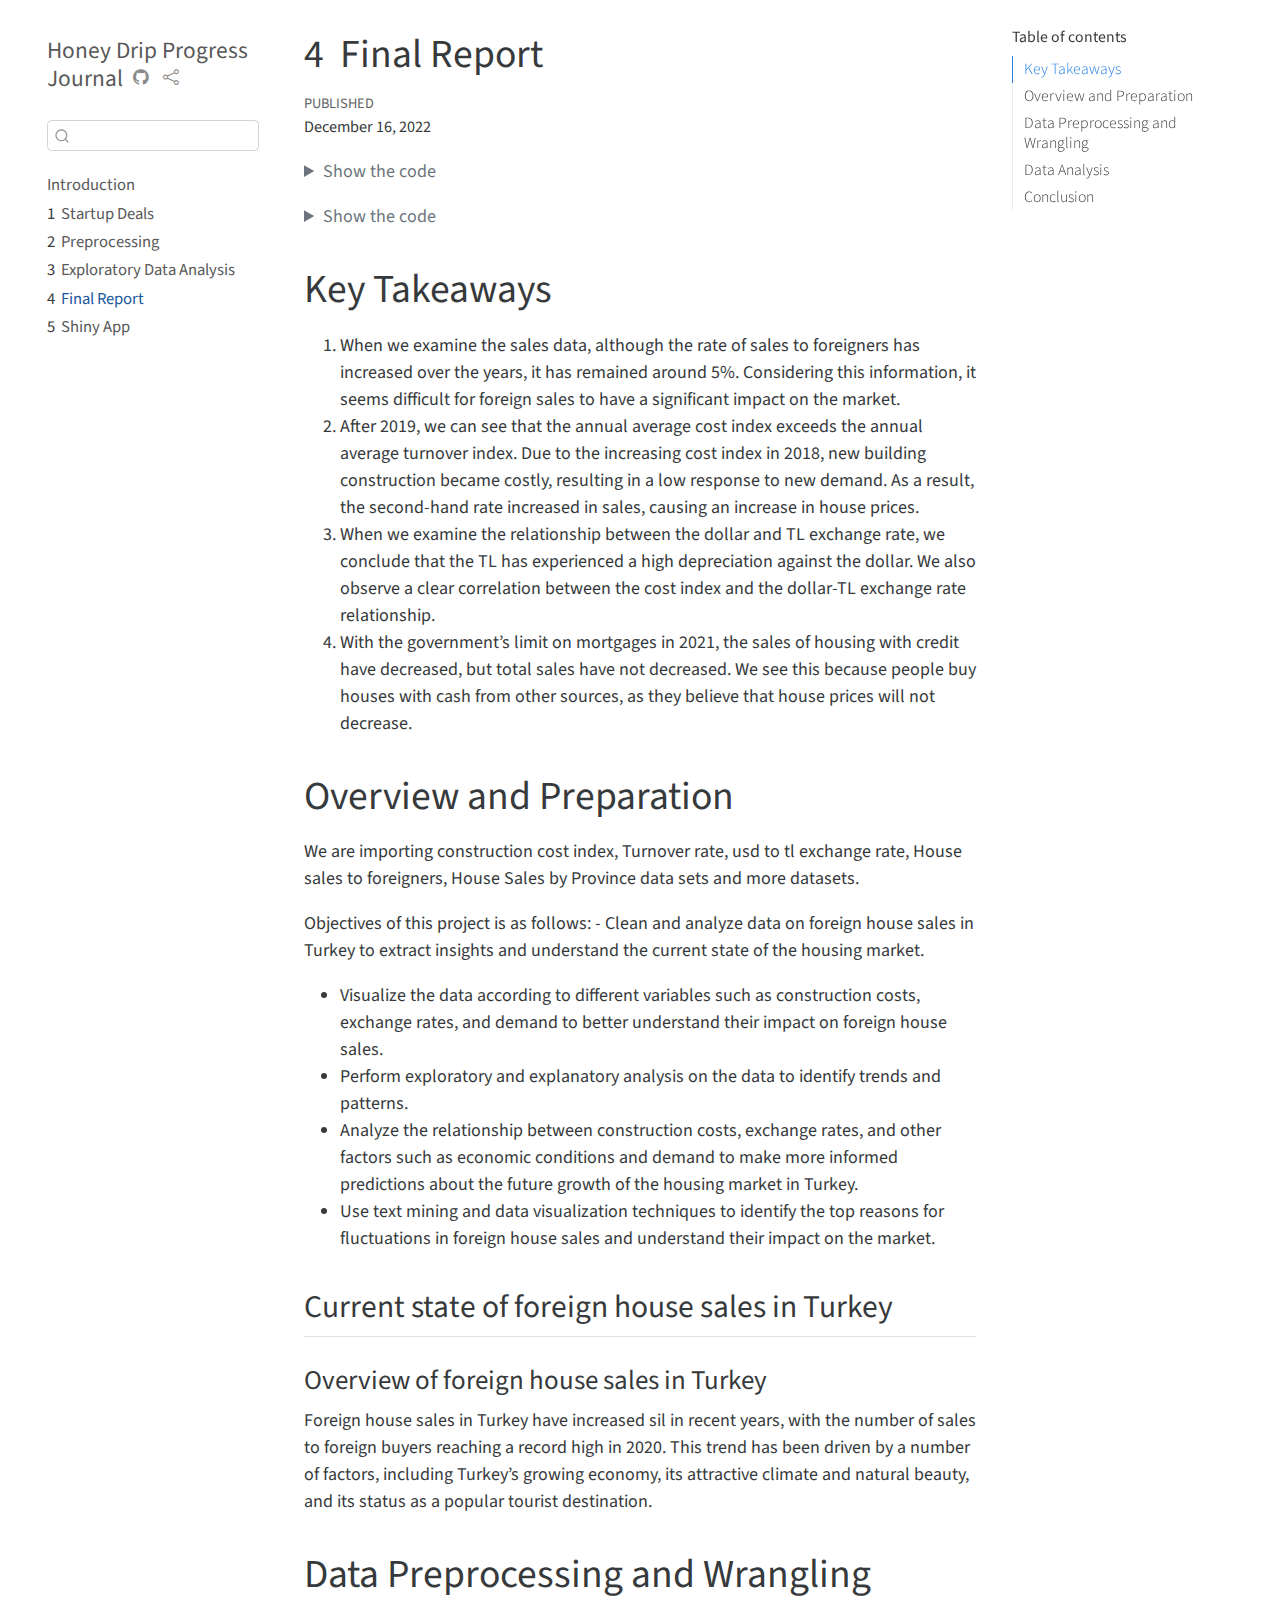
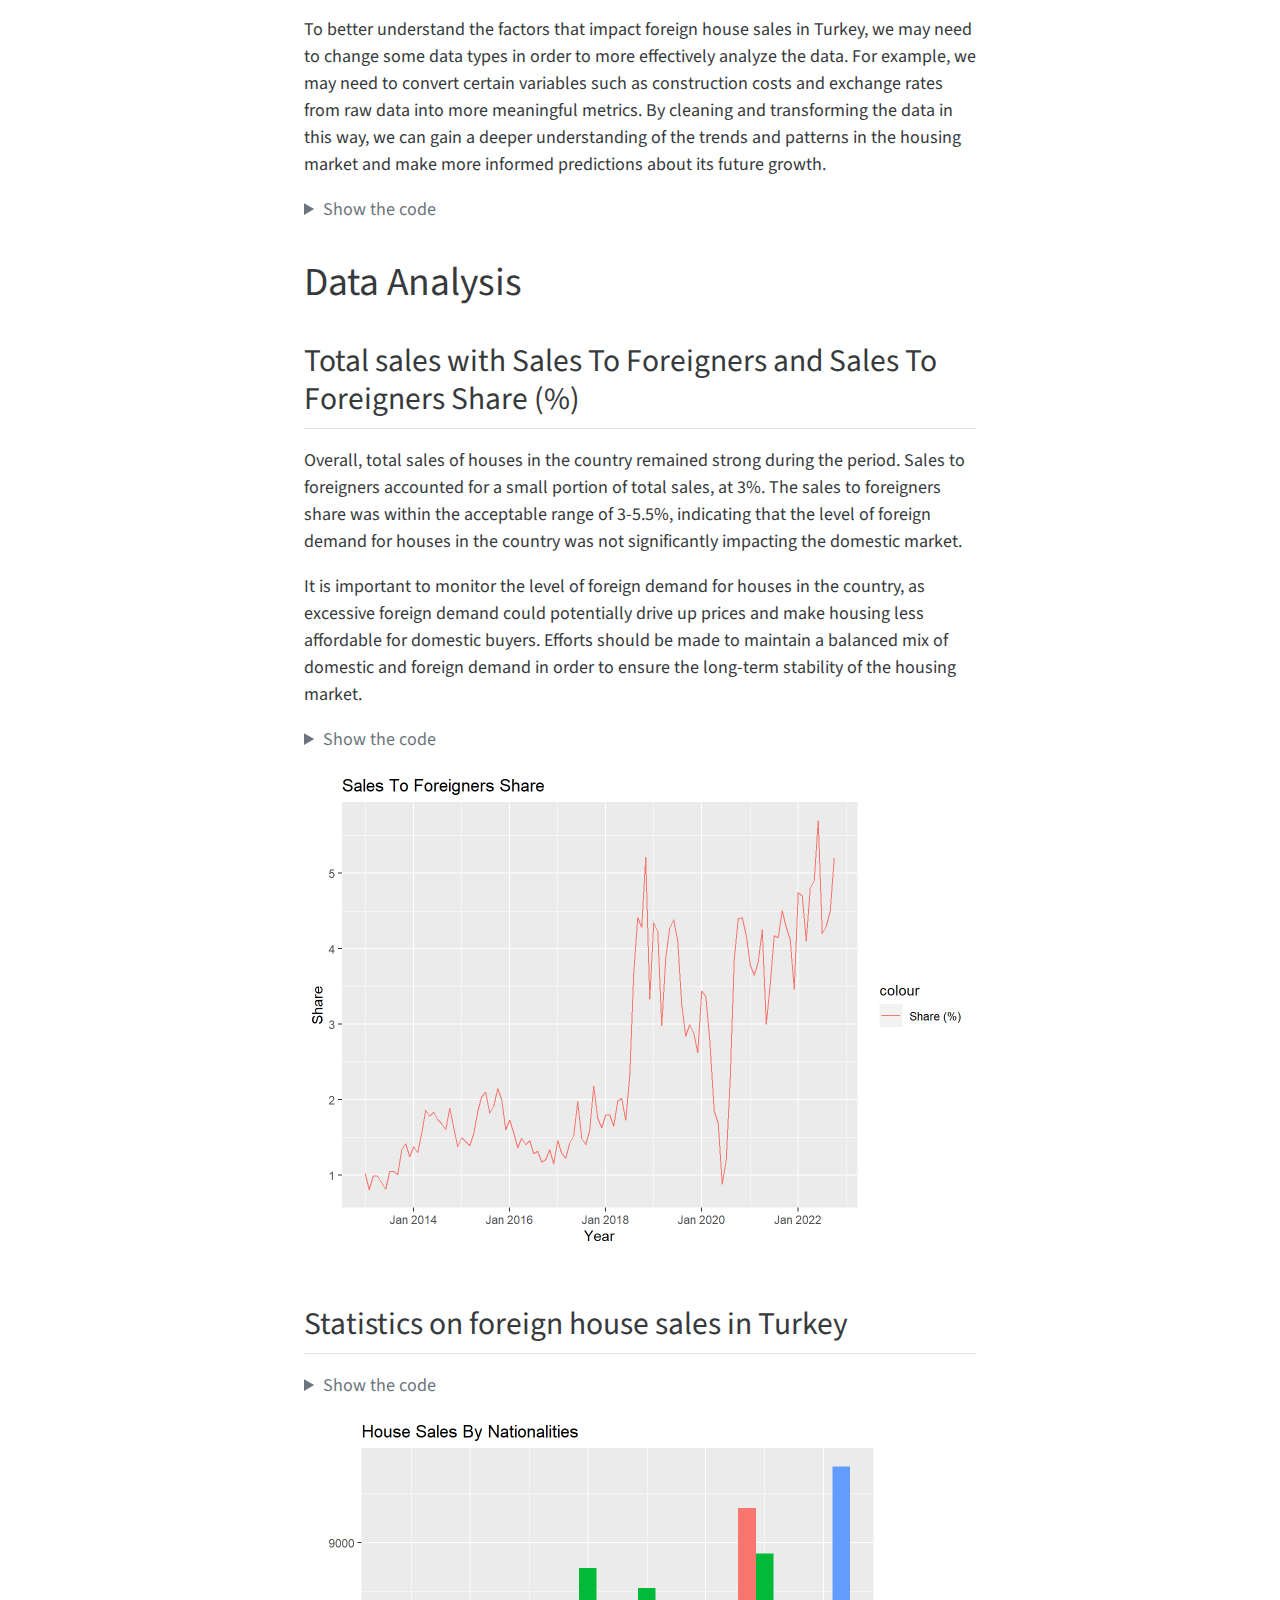
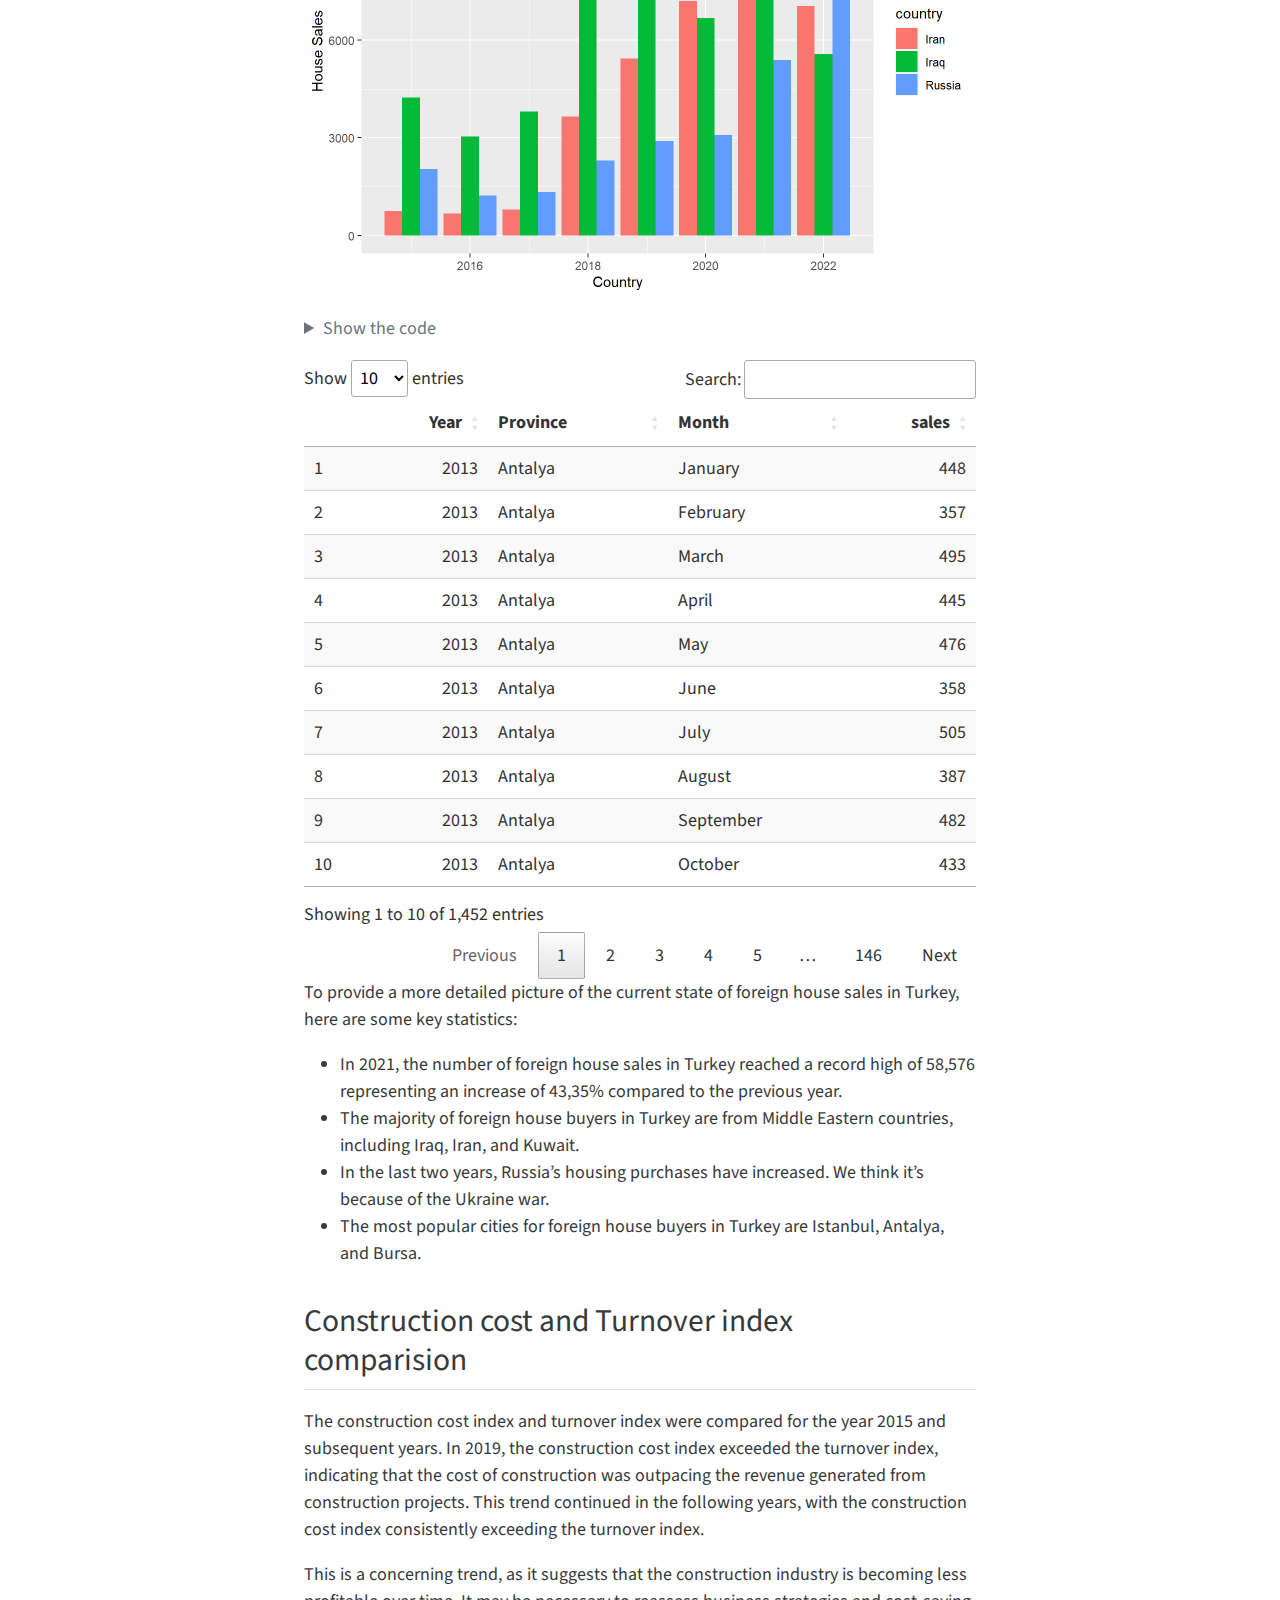
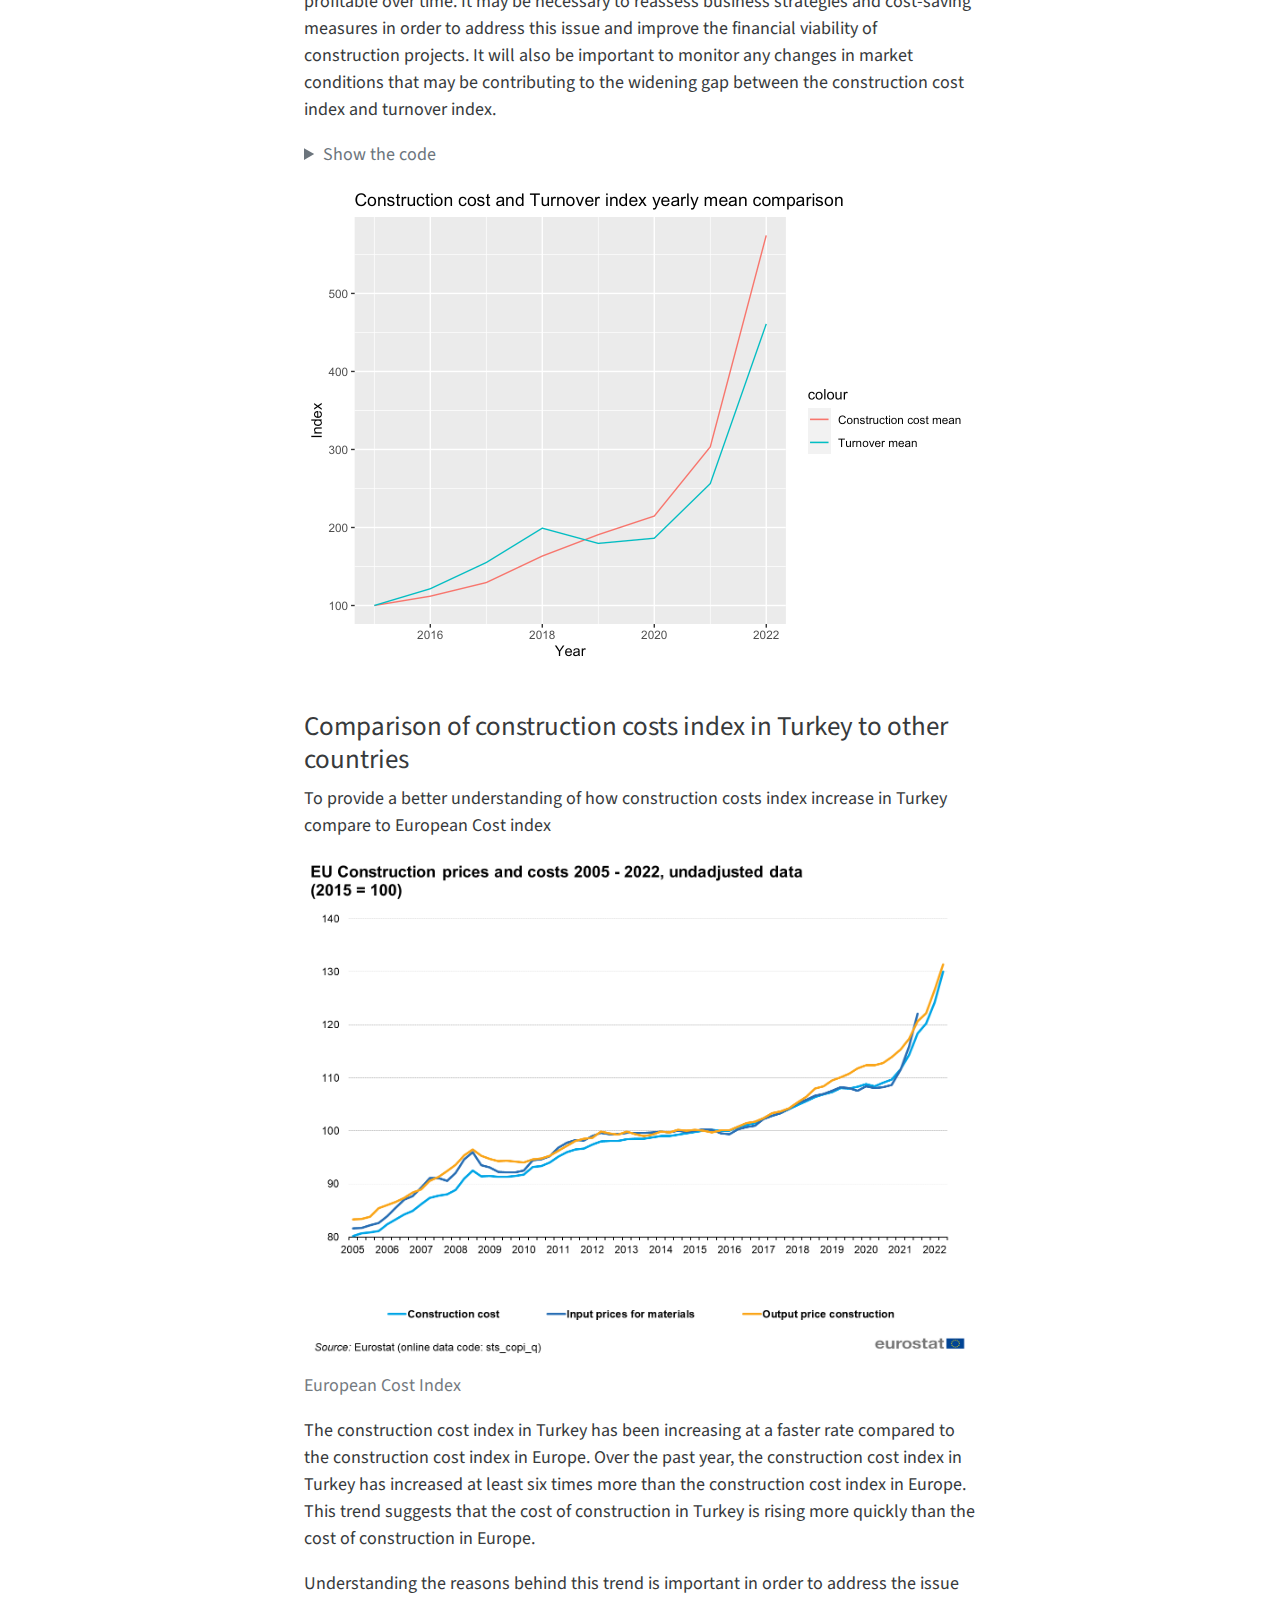
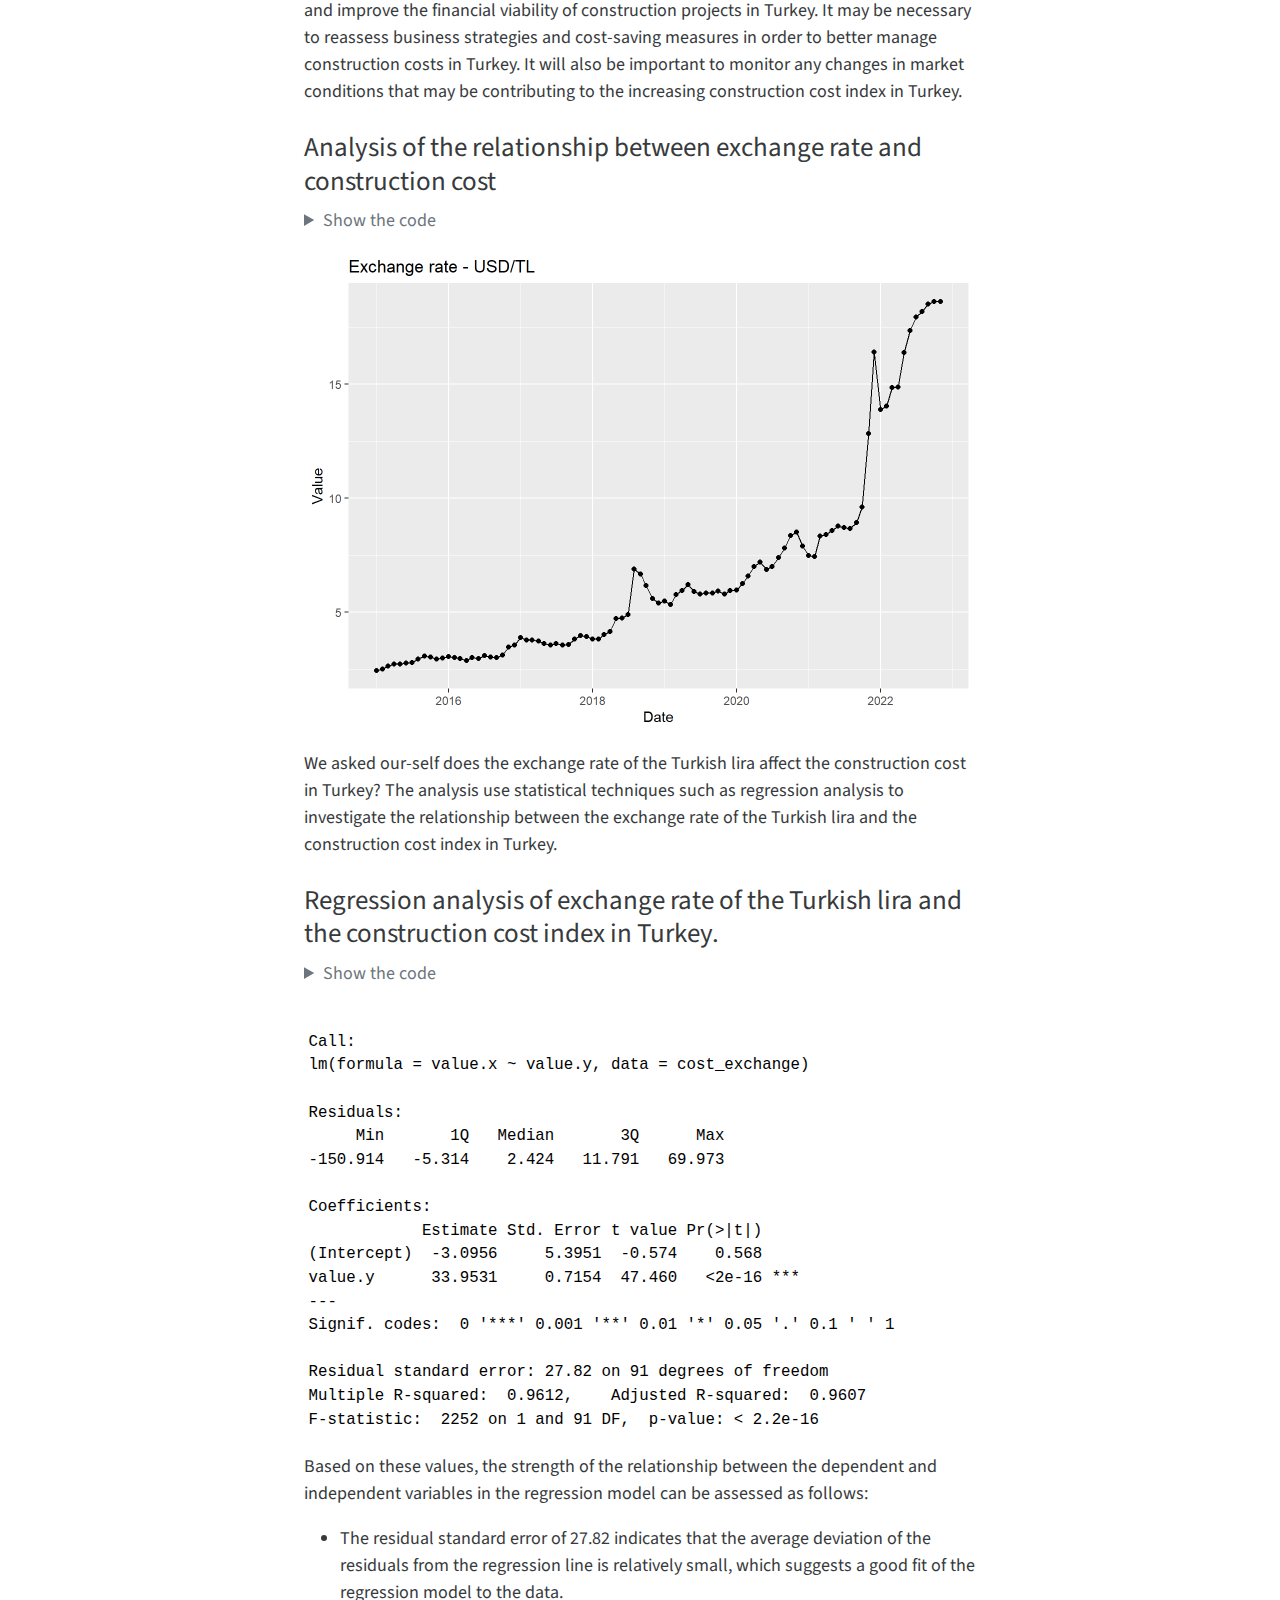
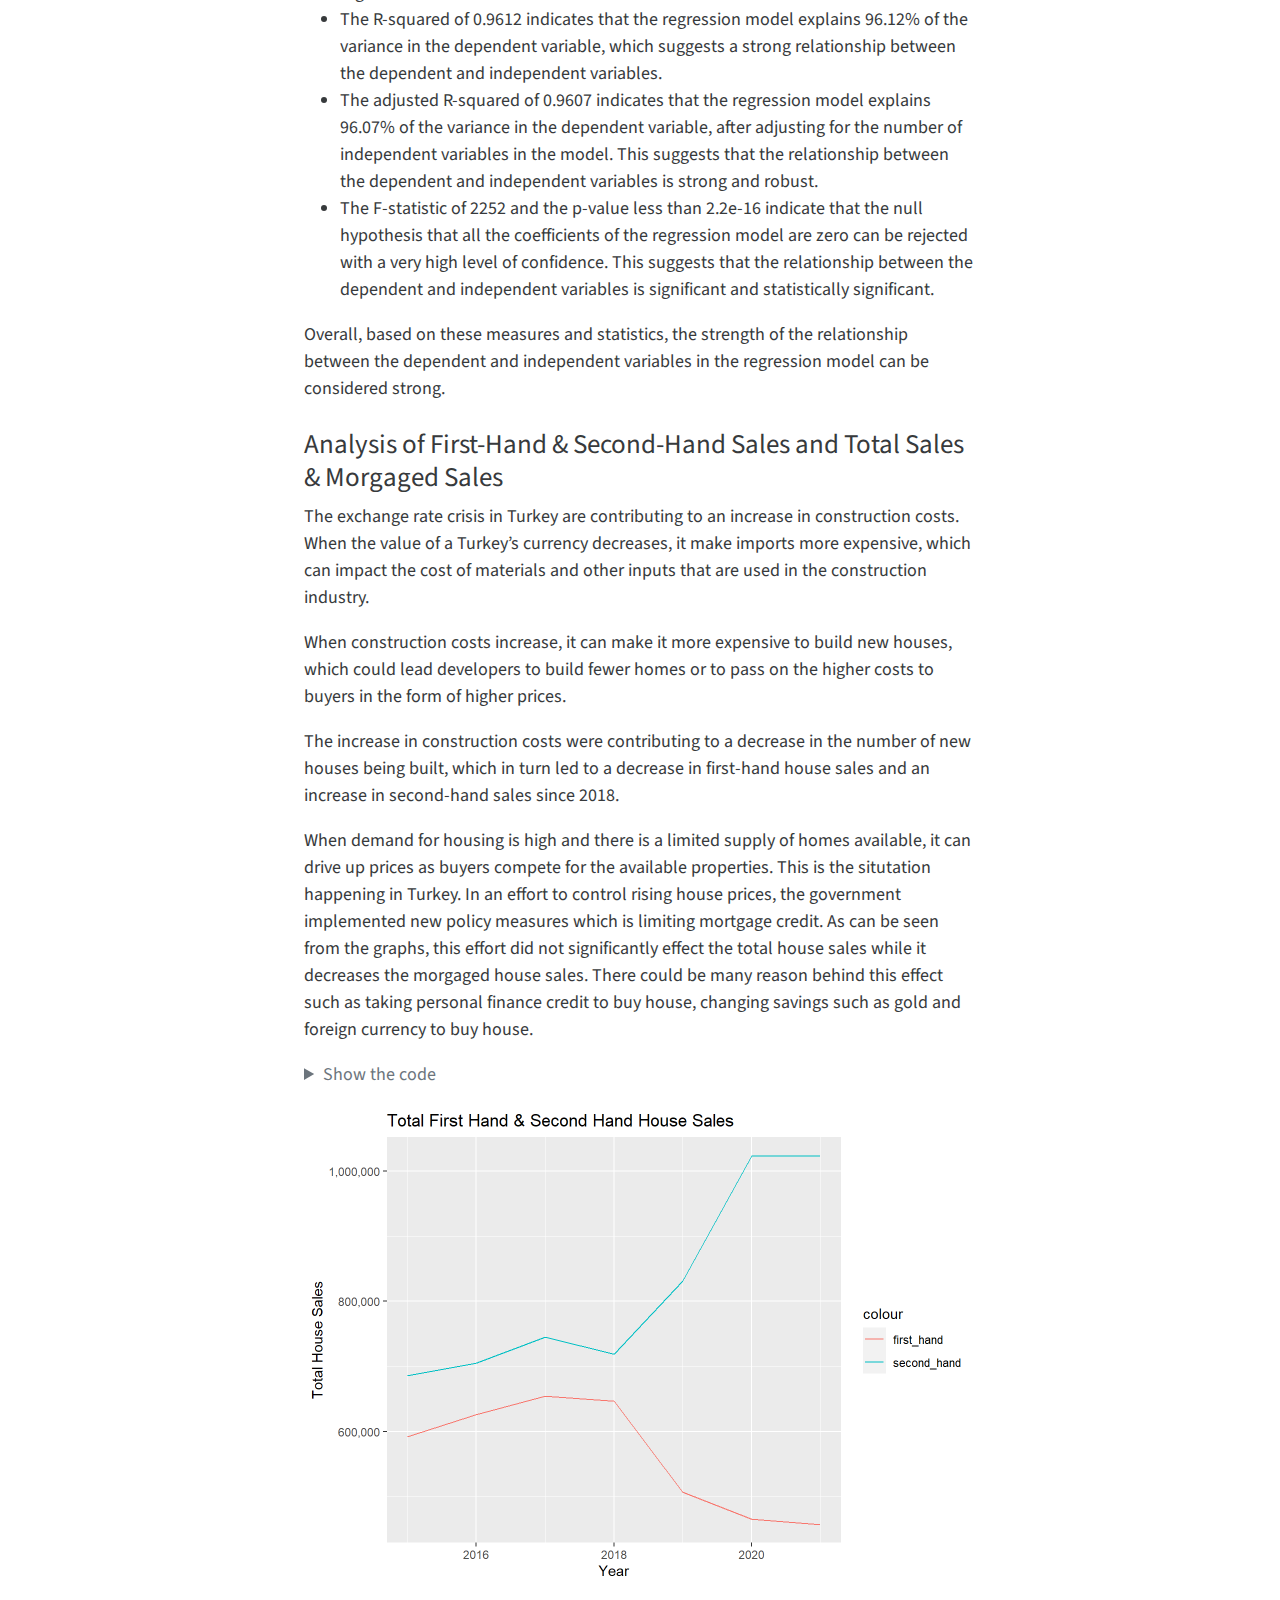
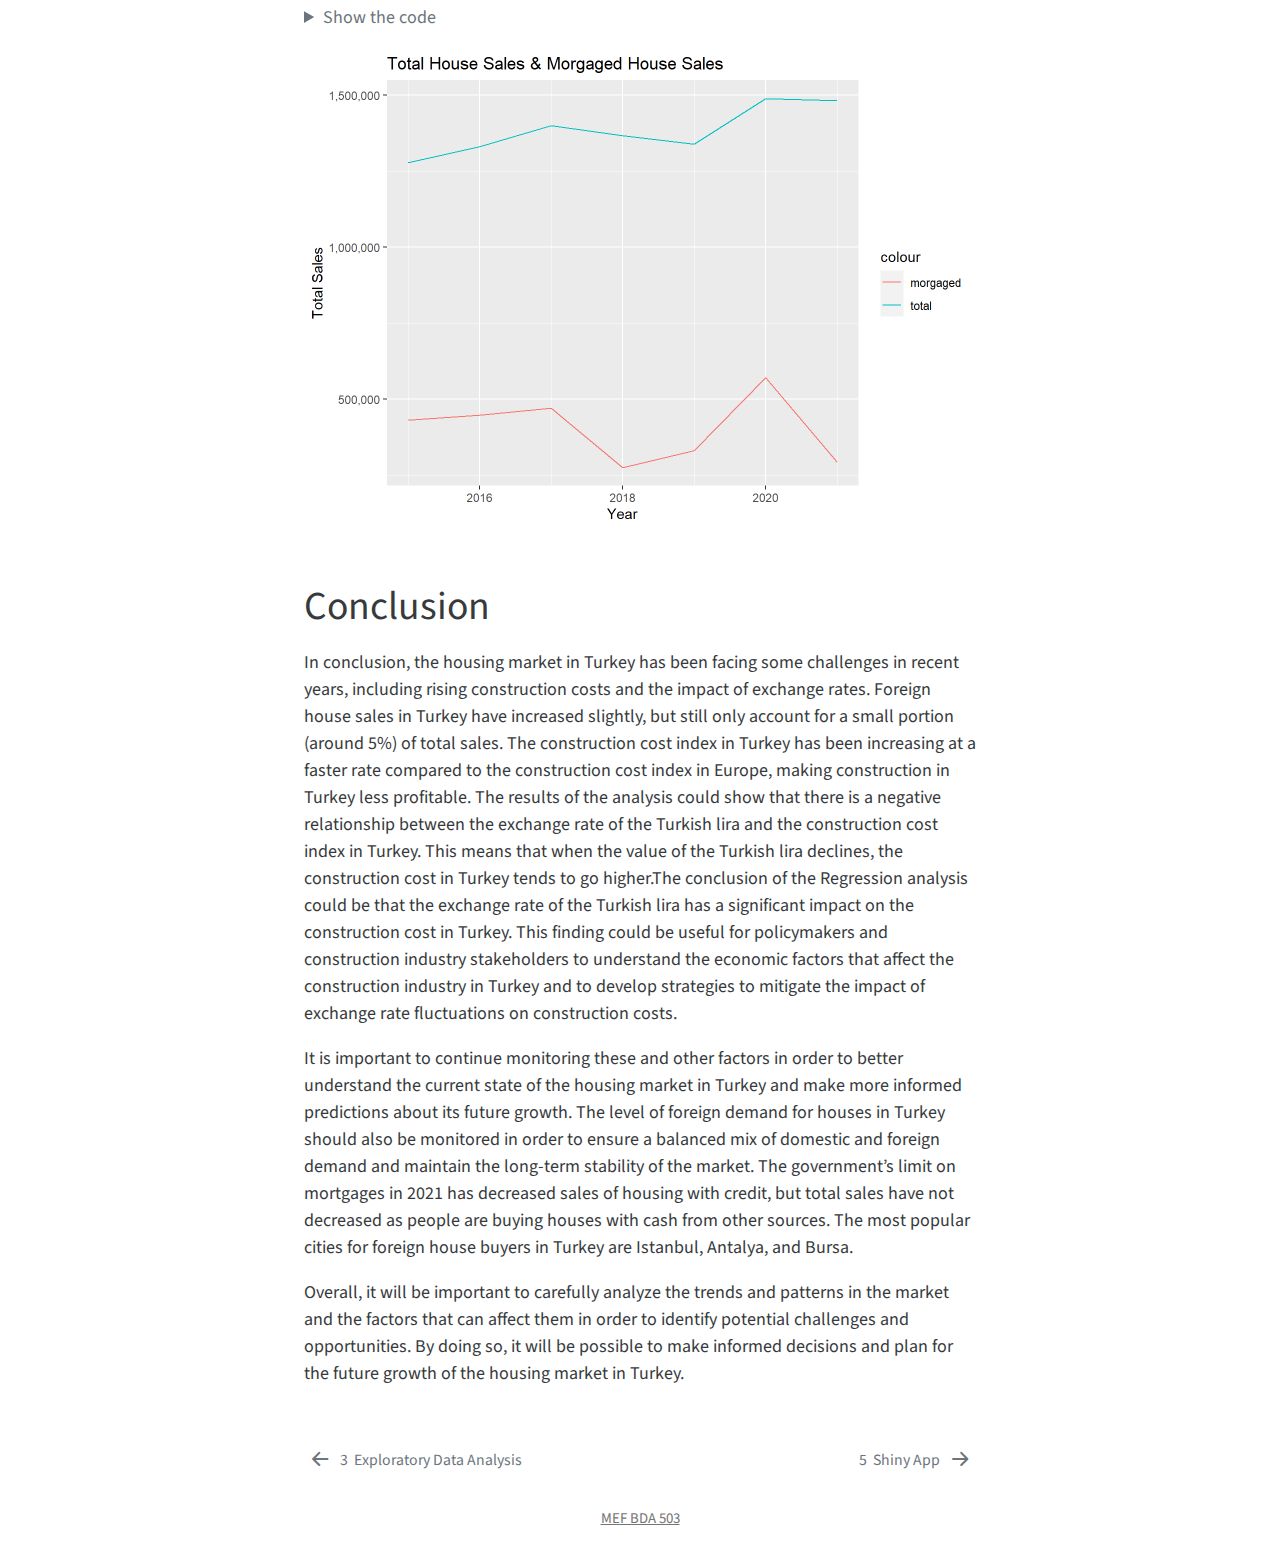
<file: docs/finalreport.html>
<!DOCTYPE html>
<html xmlns="http://www.w3.org/1999/xhtml" lang="en" xml:lang="en"><head>

<meta charset="utf-8">
<meta name="generator" content="quarto-1.1.251">

<meta name="viewport" content="width=device-width, initial-scale=1.0, user-scalable=yes">

<meta name="dcterms.date" content="2022-12-16">

<title>Honey Drip Progress Journal - 4&nbsp; Final Report</title>
<style>
code{white-space: pre-wrap;}
span.smallcaps{font-variant: small-caps;}
div.columns{display: flex; gap: min(4vw, 1.5em);}
div.column{flex: auto; overflow-x: auto;}
div.hanging-indent{margin-left: 1.5em; text-indent: -1.5em;}
ul.task-list{list-style: none;}
ul.task-list li input[type="checkbox"] {
  width: 0.8em;
  margin: 0 0.8em 0.2em -1.6em;
  vertical-align: middle;
}
pre > code.sourceCode { white-space: pre; position: relative; }
pre > code.sourceCode > span { display: inline-block; line-height: 1.25; }
pre > code.sourceCode > span:empty { height: 1.2em; }
.sourceCode { overflow: visible; }
code.sourceCode > span { color: inherit; text-decoration: inherit; }
div.sourceCode { margin: 1em 0; }
pre.sourceCode { margin: 0; }
@media screen {
div.sourceCode { overflow: auto; }
}
@media print {
pre > code.sourceCode { white-space: pre-wrap; }
pre > code.sourceCode > span { text-indent: -5em; padding-left: 5em; }
}
pre.numberSource code
  { counter-reset: source-line 0; }
pre.numberSource code > span
  { position: relative; left: -4em; counter-increment: source-line; }
pre.numberSource code > span > a:first-child::before
  { content: counter(source-line);
    position: relative; left: -1em; text-align: right; vertical-align: baseline;
    border: none; display: inline-block;
    -webkit-touch-callout: none; -webkit-user-select: none;
    -khtml-user-select: none; -moz-user-select: none;
    -ms-user-select: none; user-select: none;
    padding: 0 4px; width: 4em;
    color: #aaaaaa;
  }
pre.numberSource { margin-left: 3em; border-left: 1px solid #aaaaaa;  padding-left: 4px; }
div.sourceCode
  {   }
@media screen {
pre > code.sourceCode > span > a:first-child::before { text-decoration: underline; }
}
code span.al { color: #ff0000; font-weight: bold; } /* Alert */
code span.an { color: #60a0b0; font-weight: bold; font-style: italic; } /* Annotation */
code span.at { color: #7d9029; } /* Attribute */
code span.bn { color: #40a070; } /* BaseN */
code span.bu { color: #008000; } /* BuiltIn */
code span.cf { color: #007020; font-weight: bold; } /* ControlFlow */
code span.ch { color: #4070a0; } /* Char */
code span.cn { color: #880000; } /* Constant */
code span.co { color: #60a0b0; font-style: italic; } /* Comment */
code span.cv { color: #60a0b0; font-weight: bold; font-style: italic; } /* CommentVar */
code span.do { color: #ba2121; font-style: italic; } /* Documentation */
code span.dt { color: #902000; } /* DataType */
code span.dv { color: #40a070; } /* DecVal */
code span.er { color: #ff0000; font-weight: bold; } /* Error */
code span.ex { } /* Extension */
code span.fl { color: #40a070; } /* Float */
code span.fu { color: #06287e; } /* Function */
code span.im { color: #008000; font-weight: bold; } /* Import */
code span.in { color: #60a0b0; font-weight: bold; font-style: italic; } /* Information */
code span.kw { color: #007020; font-weight: bold; } /* Keyword */
code span.op { color: #666666; } /* Operator */
code span.ot { color: #007020; } /* Other */
code span.pp { color: #bc7a00; } /* Preprocessor */
code span.sc { color: #4070a0; } /* SpecialChar */
code span.ss { color: #bb6688; } /* SpecialString */
code span.st { color: #4070a0; } /* String */
code span.va { color: #19177c; } /* Variable */
code span.vs { color: #4070a0; } /* VerbatimString */
code span.wa { color: #60a0b0; font-weight: bold; font-style: italic; } /* Warning */
</style>


<script src="site_libs/quarto-nav/quarto-nav.js"></script>
<script src="site_libs/quarto-nav/headroom.min.js"></script>
<script src="site_libs/clipboard/clipboard.min.js"></script>
<script src="site_libs/quarto-search/autocomplete.umd.js"></script>
<script src="site_libs/quarto-search/fuse.min.js"></script>
<script src="site_libs/quarto-search/quarto-search.js"></script>
<meta name="quarto:offset" content="./">
<link href="./shinyapp.html" rel="next">
<link href="./ExploratoryDataAnalysis.html" rel="prev">
<script src="site_libs/quarto-html/quarto.js"></script>
<script src="site_libs/quarto-html/popper.min.js"></script>
<script src="site_libs/quarto-html/tippy.umd.min.js"></script>
<script src="site_libs/quarto-html/anchor.min.js"></script>
<link href="site_libs/quarto-html/tippy.css" rel="stylesheet">
<link href="site_libs/quarto-html/quarto-syntax-highlighting.css" rel="stylesheet" id="quarto-text-highlighting-styles">
<script src="site_libs/bootstrap/bootstrap.min.js"></script>
<link href="site_libs/bootstrap/bootstrap-icons.css" rel="stylesheet">
<link href="site_libs/bootstrap/bootstrap.min.css" rel="stylesheet" id="quarto-bootstrap" data-mode="light">
<script id="quarto-search-options" type="application/json">{
  "location": "sidebar",
  "copy-button": false,
  "collapse-after": 3,
  "panel-placement": "start",
  "type": "textbox",
  "limit": 20,
  "language": {
    "search-no-results-text": "No results",
    "search-matching-documents-text": "matching documents",
    "search-copy-link-title": "Copy link to search",
    "search-hide-matches-text": "Hide additional matches",
    "search-more-match-text": "more match in this document",
    "search-more-matches-text": "more matches in this document",
    "search-clear-button-title": "Clear",
    "search-detached-cancel-button-title": "Cancel",
    "search-submit-button-title": "Submit"
  }
}</script>

<script src="site_libs/htmlwidgets-1.5.4/htmlwidgets.js"></script>
<link href="site_libs/datatables-css-0.0.0/datatables-crosstalk.css" rel="stylesheet">
<script src="site_libs/datatables-binding-0.26/datatables.js"></script>
<script src="site_libs/jquery-3.6.0/jquery-3.6.0.min.js"></script>
<link href="site_libs/dt-core-1.12.1/css/jquery.dataTables.min.css" rel="stylesheet">
<link href="site_libs/dt-core-1.12.1/css/jquery.dataTables.extra.css" rel="stylesheet">
<script src="site_libs/dt-core-1.12.1/js/jquery.dataTables.min.js"></script>
<link href="site_libs/crosstalk-1.2.0/css/crosstalk.min.css" rel="stylesheet">
<script src="site_libs/crosstalk-1.2.0/js/crosstalk.min.js"></script>


</head>

<body class="nav-sidebar floating">

<div id="quarto-search-results"></div>
  <header id="quarto-header" class="headroom fixed-top">
  <nav class="quarto-secondary-nav" data-bs-toggle="collapse" data-bs-target="#quarto-sidebar" aria-controls="quarto-sidebar" aria-expanded="false" aria-label="Toggle sidebar navigation" onclick="if (window.quartoToggleHeadroom) { window.quartoToggleHeadroom(); }">
    <div class="container-fluid d-flex justify-content-between">
      <h1 class="quarto-secondary-nav-title"><span class="chapter-number">4</span>&nbsp; <span class="chapter-title">Final Report</span></h1>
      <button type="button" class="quarto-btn-toggle btn" aria-label="Show secondary navigation">
        <i class="bi bi-chevron-right"></i>
      </button>
    </div>
  </nav>
</header>
<!-- content -->
<div id="quarto-content" class="quarto-container page-columns page-rows-contents page-layout-article">
<!-- sidebar -->
  <nav id="quarto-sidebar" class="sidebar collapse sidebar-navigation floating overflow-auto">
    <div class="pt-lg-2 mt-2 text-left sidebar-header">
    <div class="sidebar-title mb-0 py-0">
      <a href="./">Honey Drip Progress Journal</a> 
        <div class="sidebar-tools-main">
    <a href="https://github.com/pjournal/mef06g-honey-drip" title="Source Code" class="sidebar-tool px-1"><i class="bi bi-github"></i></a>
    <a href="" title="Share" id="sidebar-tool-dropdown-0" class="sidebar-tool dropdown-toggle px-1" data-bs-toggle="dropdown" aria-expanded="false"><i class="bi bi-share"></i></a>
    <ul class="dropdown-menu" aria-labelledby="sidebar-tool-dropdown-0">
        <li>
          <a class="dropdown-item sidebar-tools-main-item" href="https://twitter.com/intent/tweet?url=|url|">
            <i class="bi bi-bi-twitter pe-1"></i>
          Twitter
          </a>
        </li>
        <li>
          <a class="dropdown-item sidebar-tools-main-item" href="https://www.facebook.com/sharer/sharer.php?u=|url|">
            <i class="bi bi-bi-facebook pe-1"></i>
          Facebook
          </a>
        </li>
    </ul>
</div>
    </div>
      </div>
      <div class="mt-2 flex-shrink-0 align-items-center">
        <div class="sidebar-search">
        <div id="quarto-search" class="" title="Search"></div>
        </div>
      </div>
    <div class="sidebar-menu-container"> 
    <ul class="list-unstyled mt-1">
        <li class="sidebar-item">
  <div class="sidebar-item-container"> 
  <a href="./index.html" class="sidebar-item-text sidebar-link">Introduction</a>
  </div>
</li>
        <li class="sidebar-item">
  <div class="sidebar-item-container"> 
  <a href="./assignment1.html" class="sidebar-item-text sidebar-link"><span class="chapter-number">1</span>&nbsp; <span class="chapter-title">Startup Deals</span></a>
  </div>
</li>
        <li class="sidebar-item">
  <div class="sidebar-item-container"> 
  <a href="./preprocessing.html" class="sidebar-item-text sidebar-link"><span class="chapter-number">2</span>&nbsp; <span class="chapter-title">Preprocessing</span></a>
  </div>
</li>
        <li class="sidebar-item">
  <div class="sidebar-item-container"> 
  <a href="./ExploratoryDataAnalysis.html" class="sidebar-item-text sidebar-link"><span class="chapter-number">3</span>&nbsp; <span class="chapter-title">Exploratory Data Analysis</span></a>
  </div>
</li>
        <li class="sidebar-item">
  <div class="sidebar-item-container"> 
  <a href="./finalreport.html" class="sidebar-item-text sidebar-link active"><span class="chapter-number">4</span>&nbsp; <span class="chapter-title">Final Report</span></a>
  </div>
</li>
        <li class="sidebar-item">
  <div class="sidebar-item-container"> 
  <a href="./shinyapp.html" class="sidebar-item-text sidebar-link"><span class="chapter-number">5</span>&nbsp; <span class="chapter-title">Shiny App</span></a>
  </div>
</li>
    </ul>
    </div>
</nav>
<!-- margin-sidebar -->
    <div id="quarto-margin-sidebar" class="sidebar margin-sidebar">
        <nav id="TOC" role="doc-toc" class="toc-active">
    <h2 id="toc-title">Table of contents</h2>
   
  <ul>
  <li><a href="#key-takeaways" id="toc-key-takeaways" class="nav-link active" data-scroll-target="#key-takeaways">Key Takeaways</a></li>
  <li><a href="#overview-and-preparation" id="toc-overview-and-preparation" class="nav-link" data-scroll-target="#overview-and-preparation">Overview and Preparation</a>
  <ul class="collapse">
  <li><a href="#current-state-of-foreign-house-sales-in-turkey" id="toc-current-state-of-foreign-house-sales-in-turkey" class="nav-link" data-scroll-target="#current-state-of-foreign-house-sales-in-turkey">Current state of foreign house sales in Turkey</a>
  <ul class="collapse">
  <li><a href="#overview-of-foreign-house-sales-in-turkey" id="toc-overview-of-foreign-house-sales-in-turkey" class="nav-link" data-scroll-target="#overview-of-foreign-house-sales-in-turkey">Overview of foreign house sales in Turkey</a></li>
  </ul></li>
  </ul></li>
  <li><a href="#data-preprocessing-and-wrangling" id="toc-data-preprocessing-and-wrangling" class="nav-link" data-scroll-target="#data-preprocessing-and-wrangling">Data Preprocessing and Wrangling</a></li>
  <li><a href="#data-analysis" id="toc-data-analysis" class="nav-link" data-scroll-target="#data-analysis">Data Analysis</a>
  <ul class="collapse">
  <li><a href="#total-sales-with-sales-to-foreigners-and-sales-to-foreigners-share" id="toc-total-sales-with-sales-to-foreigners-and-sales-to-foreigners-share" class="nav-link" data-scroll-target="#total-sales-with-sales-to-foreigners-and-sales-to-foreigners-share">Total sales with Sales To Foreigners and Sales To Foreigners Share (%)</a></li>
  <li><a href="#statistics-on-foreign-house-sales-in-turkey" id="toc-statistics-on-foreign-house-sales-in-turkey" class="nav-link" data-scroll-target="#statistics-on-foreign-house-sales-in-turkey">Statistics on foreign house sales in Turkey</a></li>
  <li><a href="#construction-cost-and-turnover-index-comparision" id="toc-construction-cost-and-turnover-index-comparision" class="nav-link" data-scroll-target="#construction-cost-and-turnover-index-comparision">Construction cost and Turnover index comparision</a>
  <ul class="collapse">
  <li><a href="#comparison-of-construction-costs-index-in-turkey-to-other-countries" id="toc-comparison-of-construction-costs-index-in-turkey-to-other-countries" class="nav-link" data-scroll-target="#comparison-of-construction-costs-index-in-turkey-to-other-countries">Comparison of construction costs index in Turkey to other countries</a></li>
  <li><a href="#analysis-of-the-relationship-between-exchange-rate-and-construction-cost" id="toc-analysis-of-the-relationship-between-exchange-rate-and-construction-cost" class="nav-link" data-scroll-target="#analysis-of-the-relationship-between-exchange-rate-and-construction-cost">Analysis of the relationship between exchange rate and construction cost</a></li>
  <li><a href="#regression-analysis-of-exchange-rate-of-the-turkish-lira-and-the-construction-cost-index-in-turkey." id="toc-regression-analysis-of-exchange-rate-of-the-turkish-lira-and-the-construction-cost-index-in-turkey." class="nav-link" data-scroll-target="#regression-analysis-of-exchange-rate-of-the-turkish-lira-and-the-construction-cost-index-in-turkey.">Regression analysis of exchange rate of the Turkish lira and the construction cost index in Turkey.</a></li>
  <li><a href="#analysis-of-first-hand-second-hand-sales-and-total-sales-morgaged-sales" id="toc-analysis-of-first-hand-second-hand-sales-and-total-sales-morgaged-sales" class="nav-link" data-scroll-target="#analysis-of-first-hand-second-hand-sales-and-total-sales-morgaged-sales">Analysis of First-Hand &amp; Second-Hand Sales and Total Sales &amp; Morgaged Sales</a></li>
  </ul></li>
  </ul></li>
  <li><a href="#conclusion" id="toc-conclusion" class="nav-link" data-scroll-target="#conclusion">Conclusion</a></li>
  </ul>
</nav>
    </div>
<!-- main -->
<main class="content" id="quarto-document-content">

<header id="title-block-header" class="quarto-title-block default">
<div class="quarto-title">
<h1 class="title d-none d-lg-block"><span class="chapter-number">4</span>&nbsp; <span class="chapter-title">Final Report</span></h1>
</div>



<div class="quarto-title-meta">

    
    <div>
    <div class="quarto-title-meta-heading">Published</div>
    <div class="quarto-title-meta-contents">
      <p class="date">December 16, 2022</p>
    </div>
  </div>
    
  </div>
  

</header>

<div class="cell">
<details>
<summary>Show the code</summary>
<div class="sourceCode cell-code" id="cb1"><pre class="sourceCode r code-with-copy"><code class="sourceCode r"><span id="cb1-1"><a href="#cb1-1" aria-hidden="true" tabindex="-1"></a><span class="fu">library</span>(tidyverse)</span>
<span id="cb1-2"><a href="#cb1-2" aria-hidden="true" tabindex="-1"></a><span class="fu">library</span>(dplyr)</span>
<span id="cb1-3"><a href="#cb1-3" aria-hidden="true" tabindex="-1"></a><span class="fu">library</span>(readxl)</span>
<span id="cb1-4"><a href="#cb1-4" aria-hidden="true" tabindex="-1"></a><span class="fu">library</span>(lubridate)</span>
<span id="cb1-5"><a href="#cb1-5" aria-hidden="true" tabindex="-1"></a><span class="fu">library</span>(tidyr)</span>
<span id="cb1-6"><a href="#cb1-6" aria-hidden="true" tabindex="-1"></a><span class="fu">library</span>(zoo)</span>
<span id="cb1-7"><a href="#cb1-7" aria-hidden="true" tabindex="-1"></a><span class="fu">library</span>(janitor)</span>
<span id="cb1-8"><a href="#cb1-8" aria-hidden="true" tabindex="-1"></a><span class="fu">library</span>(reactable)</span>
<span id="cb1-9"><a href="#cb1-9" aria-hidden="true" tabindex="-1"></a><span class="fu">library</span>(data.table)</span>
<span id="cb1-10"><a href="#cb1-10" aria-hidden="true" tabindex="-1"></a><span class="fu">library</span>(ggplot2)</span>
<span id="cb1-11"><a href="#cb1-11" aria-hidden="true" tabindex="-1"></a><span class="fu">library</span>(stats)</span>
<span id="cb1-12"><a href="#cb1-12" aria-hidden="true" tabindex="-1"></a><span class="fu">library</span>(DT)</span>
<span id="cb1-13"><a href="#cb1-13" aria-hidden="true" tabindex="-1"></a><span class="fu">library</span>(scales)</span></code><button title="Copy to Clipboard" class="code-copy-button"><i class="bi"></i></button></pre></div>
</details>
</div>
<div class="cell">
<details>
<summary>Show the code</summary>
<div class="sourceCode cell-code" id="cb2"><pre class="sourceCode r code-with-copy"><code class="sourceCode r"><span id="cb2-1"><a href="#cb2-1" aria-hidden="true" tabindex="-1"></a>ConsIndex <span class="ot">&lt;-</span> <span class="fu">readRDS</span>(<span class="st">"Datards/ConsIndex.rds"</span>)</span>
<span id="cb2-2"><a href="#cb2-2" aria-hidden="true" tabindex="-1"></a>Turnover <span class="ot">&lt;-</span> <span class="fu">readRDS</span>(<span class="st">"Datards/Turnover.rds"</span>)</span>
<span id="cb2-3"><a href="#cb2-3" aria-hidden="true" tabindex="-1"></a>House_sales_to_foreigners_month <span class="ot">&lt;-</span> <span class="fu">readRDS</span>(<span class="st">"Datards/House_sales_to_foreigners_month.rds"</span>)</span>
<span id="cb2-4"><a href="#cb2-4" aria-hidden="true" tabindex="-1"></a>House_sales_to_foreigners_year <span class="ot">&lt;-</span> <span class="fu">readRDS</span>(<span class="st">"Datards/House_sales_to_foreigners_year.rds"</span>)</span>
<span id="cb2-5"><a href="#cb2-5" aria-hidden="true" tabindex="-1"></a>monthly_usd_to_try <span class="ot">&lt;-</span> <span class="fu">read_excel</span>(<span class="st">"data/monthly_usd_to_try.xls"</span>)</span>
<span id="cb2-6"><a href="#cb2-6" aria-hidden="true" tabindex="-1"></a>PATH <span class="ot">&lt;-</span> <span class="st">"data/House Sales by Provinces.xls"</span></span>
<span id="cb2-7"><a href="#cb2-7" aria-hidden="true" tabindex="-1"></a>house_sales_by_provinces <span class="ot">&lt;-</span> <span class="fu">read_excel</span>(PATH, <span class="at">range =</span> <span class="fu">cell_rows</span>(<span class="dv">14</span><span class="sc">:</span><span class="dv">129</span>), <span class="at">col_names =</span> <span class="fu">names</span>(<span class="fu">read_excel</span>(PATH, <span class="at">skip =</span> <span class="dv">2</span>))) </span>
<span id="cb2-8"><a href="#cb2-8" aria-hidden="true" tabindex="-1"></a>total_sales_by_year <span class="ot">&lt;-</span> <span class="fu">aggregate</span>(house_sales_by_provinces[<span class="dv">3</span>], house_sales_by_provinces[<span class="dv">1</span>], <span class="at">FUN=</span>sum)</span>
<span id="cb2-9"><a href="#cb2-9" aria-hidden="true" tabindex="-1"></a>House_sales_to_foreigners_month <span class="ot">&lt;-</span> <span class="fu">read_excel</span>(<span class="st">"data/House sales to foreigners.xls"</span>, </span>
<span id="cb2-10"><a href="#cb2-10" aria-hidden="true" tabindex="-1"></a>                                                    <span class="at">sheet =</span> <span class="st">"Month"</span>)</span>
<span id="cb2-11"><a href="#cb2-11" aria-hidden="true" tabindex="-1"></a>monthly_usd_to_try <span class="ot">&lt;-</span> <span class="fu">read_excel</span>(<span class="st">"data/monthly_usd_to_try.xls"</span>)</span>
<span id="cb2-12"><a href="#cb2-12" aria-hidden="true" tabindex="-1"></a>cost_exchange <span class="ot">&lt;-</span> <span class="fu">readRDS</span>(<span class="st">"cost_exchange.rds"</span>)</span>
<span id="cb2-13"><a href="#cb2-13" aria-hidden="true" tabindex="-1"></a>HSTFBN <span class="ot">&lt;-</span> <span class="fu">read_excel</span>(<span class="st">"data/HSTFBN.xls"</span>, <span class="at">sheet =</span> <span class="st">"FOREIGNERS BY NATIONALITIES"</span>)</span>
<span id="cb2-14"><a href="#cb2-14" aria-hidden="true" tabindex="-1"></a>House_sales_to_foreigners_by_province <span class="ot">&lt;-</span> <span class="fu">read_excel</span>(<span class="st">"data/House sales to foreigners by province.xls"</span>, </span>
<span id="cb2-15"><a href="#cb2-15" aria-hidden="true" tabindex="-1"></a>                                                    <span class="at">sheet =</span> <span class="st">"HouseSalesByProvince"</span>)</span>
<span id="cb2-16"><a href="#cb2-16" aria-hidden="true" tabindex="-1"></a></span>
<span id="cb2-17"><a href="#cb2-17" aria-hidden="true" tabindex="-1"></a>house_sales_by_districts_preprocessed <span class="ot">&lt;-</span> <span class="fu">readRDS</span>(<span class="st">"Datards/house_sales_by_districts_preprocessed.rds"</span>)</span></code><button title="Copy to Clipboard" class="code-copy-button"><i class="bi"></i></button></pre></div>
</details>
</div>
<section id="key-takeaways" class="level1">
<h1>Key Takeaways</h1>
<ol type="1">
<li>When we examine the sales data, although the rate of sales to foreigners has increased over the years, it has remained around 5%. Considering this information, it seems difficult for foreign sales to have a significant impact on the market.</li>
<li>After 2019, we can see that the annual average cost index exceeds the annual average turnover index. Due to the increasing cost index in 2018, new building construction became costly, resulting in a low response to new demand. As a result, the second-hand rate increased in sales, causing an increase in house prices.</li>
<li>When we examine the relationship between the dollar and TL exchange rate, we conclude that the TL has experienced a high depreciation against the dollar. We also observe a clear correlation between the cost index and the dollar-TL exchange rate relationship.</li>
<li>With the government’s limit on mortgages in 2021, the sales of housing with credit have decreased, but total sales have not decreased. We see this because people buy houses with cash from other sources, as they believe that house prices will not decrease.</li>
</ol>
</section>
<section id="overview-and-preparation" class="level1">
<h1>Overview and Preparation</h1>
<p>We are importing construction cost index, Turnover rate, usd to tl exchange rate, House sales to foreigners, House Sales by Province data sets and more datasets.</p>
<p>Objectives of this project is as follows: - Clean and analyze data on foreign house sales in Turkey to extract insights and understand the current state of the housing market.</p>
<ul>
<li>Visualize the data according to different variables such as construction costs, exchange rates, and demand to better understand their impact on foreign house sales.</li>
<li>Perform exploratory and explanatory analysis on the data to identify trends and patterns.</li>
<li>Analyze the relationship between construction costs, exchange rates, and other factors such as economic conditions and demand to make more informed predictions about the future growth of the housing market in Turkey.</li>
<li>Use text mining and data visualization techniques to identify the top reasons for fluctuations in foreign house sales and understand their impact on the market.</li>
</ul>
<section id="current-state-of-foreign-house-sales-in-turkey" class="level2">
<h2 class="anchored" data-anchor-id="current-state-of-foreign-house-sales-in-turkey">Current state of foreign house sales in Turkey</h2>
<section id="overview-of-foreign-house-sales-in-turkey" class="level3">
<h3 class="anchored" data-anchor-id="overview-of-foreign-house-sales-in-turkey">Overview of foreign house sales in Turkey</h3>
<p>Foreign house sales in Turkey have increased sil in recent years, with the number of sales to foreign buyers reaching a record high in 2020. This trend has been driven by a number of factors, including Turkey’s growing economy, its attractive climate and natural beauty, and its status as a popular tourist destination.</p>
</section>
</section>
</section>
<section id="data-preprocessing-and-wrangling" class="level1">
<h1>Data Preprocessing and Wrangling</h1>
<p>To better understand the factors that impact foreign house sales in Turkey, we may need to change some data types in order to more effectively analyze the data. For example, we may need to convert certain variables such as construction costs and exchange rates from raw data into more meaningful metrics. By cleaning and transforming the data in this way, we can gain a deeper understanding of the trends and patterns in the housing market and make more informed predictions about its future growth.</p>
<div class="cell">
<details>
<summary>Show the code</summary>
<div class="sourceCode cell-code" id="cb3"><pre class="sourceCode r code-with-copy"><code class="sourceCode r"><span id="cb3-1"><a href="#cb3-1" aria-hidden="true" tabindex="-1"></a>monthly_usd_to_try<span class="sc">$</span>month <span class="ot">&lt;-</span> <span class="fu">as.Date</span>(monthly_usd_to_try<span class="sc">$</span>month)</span>
<span id="cb3-2"><a href="#cb3-2" aria-hidden="true" tabindex="-1"></a><span class="fu">colnames</span>(monthly_usd_to_try) <span class="ot">&lt;-</span> <span class="fu">c</span>(<span class="st">"date"</span>,<span class="st">"value"</span>)</span>
<span id="cb3-3"><a href="#cb3-3" aria-hidden="true" tabindex="-1"></a></span>
<span id="cb3-4"><a href="#cb3-4" aria-hidden="true" tabindex="-1"></a>House_sales_to_foreigners_month<span class="sc">$</span>Month <span class="ot">&lt;-</span> <span class="fu">match</span>(House_sales_to_foreigners_month<span class="sc">$</span>Month, month.name)</span>
<span id="cb3-5"><a href="#cb3-5" aria-hidden="true" tabindex="-1"></a></span>
<span id="cb3-6"><a href="#cb3-6" aria-hidden="true" tabindex="-1"></a>House_sales_to_foreigners_month<span class="sc">$</span>Date <span class="ot">&lt;-</span> <span class="fu">as.yearmon</span>(<span class="fu">paste</span>(House_sales_to_foreigners_month<span class="sc">$</span>Year, House_sales_to_foreigners_month<span class="sc">$</span>Month), <span class="st">"%Y %m"</span>)</span></code><button title="Copy to Clipboard" class="code-copy-button"><i class="bi"></i></button></pre></div>
</details>
</div>
</section>
<section id="data-analysis" class="level1">
<h1>Data Analysis</h1>
<section id="total-sales-with-sales-to-foreigners-and-sales-to-foreigners-share" class="level2">
<h2 class="anchored" data-anchor-id="total-sales-with-sales-to-foreigners-and-sales-to-foreigners-share">Total sales with Sales To Foreigners and Sales To Foreigners Share (%)</h2>
<p>Overall, total sales of houses in the country remained strong during the period. Sales to foreigners accounted for a small portion of total sales, at 3%. The sales to foreigners share was within the acceptable range of 3-5.5%, indicating that the level of foreign demand for houses in the country was not significantly impacting the domestic market.</p>
<p>It is important to monitor the level of foreign demand for houses in the country, as excessive foreign demand could potentially drive up prices and make housing less affordable for domestic buyers. Efforts should be made to maintain a balanced mix of domestic and foreign demand in order to ensure the long-term stability of the housing market.</p>
<div class="cell">
<details>
<summary>Show the code</summary>
<div class="sourceCode cell-code" id="cb4"><pre class="sourceCode r code-with-copy"><code class="sourceCode r"><span id="cb4-1"><a href="#cb4-1" aria-hidden="true" tabindex="-1"></a><span class="fu">ggplot</span>(House_sales_to_foreigners_month, <span class="fu">aes</span>(Date)) <span class="sc">+</span> </span>
<span id="cb4-2"><a href="#cb4-2" aria-hidden="true" tabindex="-1"></a>  <span class="fu">geom_line</span>(<span class="fu">aes</span>(<span class="at">y =</span> <span class="st">`</span><span class="at">Share (%)</span><span class="st">`</span>, <span class="at">colour =</span> <span class="st">"Share (%)"</span>))<span class="sc">+</span></span>
<span id="cb4-3"><a href="#cb4-3" aria-hidden="true" tabindex="-1"></a>   <span class="fu">ggtitle</span>(<span class="st">"Sales To Foreigners Share"</span>) <span class="sc">+</span></span>
<span id="cb4-4"><a href="#cb4-4" aria-hidden="true" tabindex="-1"></a>  <span class="fu">xlab</span>(<span class="st">"Year"</span>) <span class="sc">+</span></span>
<span id="cb4-5"><a href="#cb4-5" aria-hidden="true" tabindex="-1"></a>  <span class="fu">ylab</span>(<span class="st">"Share"</span>) </span></code><button title="Copy to Clipboard" class="code-copy-button"><i class="bi"></i></button></pre></div>
</details>
<div class="cell-output-display">
<p><img src="finalreport_files/figure-html/unnamed-chunk-4-1.png" class="img-fluid" width="672"></p>
</div>
</div>
</section>
<section id="statistics-on-foreign-house-sales-in-turkey" class="level2">
<h2 class="anchored" data-anchor-id="statistics-on-foreign-house-sales-in-turkey">Statistics on foreign house sales in Turkey</h2>
<div class="cell">
<details>
<summary>Show the code</summary>
<div class="sourceCode cell-code" id="cb5"><pre class="sourceCode r code-with-copy"><code class="sourceCode r"><span id="cb5-1"><a href="#cb5-1" aria-hidden="true" tabindex="-1"></a>total_sale_by_country <span class="ot">&lt;-</span> HSTFBN <span class="sc">%&gt;%</span> <span class="fu">group_by</span>(year,country) <span class="sc">%&gt;%</span> <span class="fu">filter</span>(country <span class="sc">%in%</span> <span class="fu">c</span>(<span class="st">"Russia"</span>,<span class="st">"Iran"</span>, <span class="st">"Iraq"</span>)) <span class="sc">%&gt;%</span> <span class="fu">summarise</span>(<span class="at">sum=</span><span class="fu">sum</span>(total), <span class="at">.groups =</span> <span class="st">'drop'</span>)</span>
<span id="cb5-2"><a href="#cb5-2" aria-hidden="true" tabindex="-1"></a></span>
<span id="cb5-3"><a href="#cb5-3" aria-hidden="true" tabindex="-1"></a></span>
<span id="cb5-4"><a href="#cb5-4" aria-hidden="true" tabindex="-1"></a><span class="fu">ggplot</span>(<span class="at">data=</span>total_sale_by_country,<span class="fu">aes</span>(<span class="at">x=</span>year,<span class="at">y=</span>sum,<span class="at">fill=</span>country)) <span class="sc">+</span></span>
<span id="cb5-5"><a href="#cb5-5" aria-hidden="true" tabindex="-1"></a>  <span class="fu">geom_bar</span>(<span class="at">stat=</span><span class="st">"identity"</span>,<span class="at">position =</span> <span class="st">"dodge"</span>)<span class="sc">+</span></span>
<span id="cb5-6"><a href="#cb5-6" aria-hidden="true" tabindex="-1"></a>  <span class="fu">ggtitle</span>(<span class="st">"House Sales By Nationalities"</span>) <span class="sc">+</span></span>
<span id="cb5-7"><a href="#cb5-7" aria-hidden="true" tabindex="-1"></a>  <span class="fu">xlab</span>(<span class="st">"Country"</span>) <span class="sc">+</span></span>
<span id="cb5-8"><a href="#cb5-8" aria-hidden="true" tabindex="-1"></a>  <span class="fu">ylab</span>(<span class="st">"House Sales"</span>) </span></code><button title="Copy to Clipboard" class="code-copy-button"><i class="bi"></i></button></pre></div>
</details>
<div class="cell-output-display">
<p><img src="finalreport_files/figure-html/unnamed-chunk-5-1.png" class="img-fluid" width="672"></p>
</div>
</div>
<div class="cell">
<details>
<summary>Show the code</summary>
<div class="sourceCode cell-code" id="cb6"><pre class="sourceCode r code-with-copy"><code class="sourceCode r"><span id="cb6-1"><a href="#cb6-1" aria-hidden="true" tabindex="-1"></a>House_sales_to_foreigners_by_province <span class="ot">&lt;-</span> <span class="fu">pivot_longer</span>(House_sales_to_foreigners_by_province,<span class="dv">3</span><span class="sc">:</span><span class="dv">14</span>,<span class="at">names_to =</span> <span class="st">"Month"</span>, <span class="at">values_to =</span> <span class="st">"sales"</span>)</span>
<span id="cb6-2"><a href="#cb6-2" aria-hidden="true" tabindex="-1"></a></span>
<span id="cb6-3"><a href="#cb6-3" aria-hidden="true" tabindex="-1"></a><span class="fu">datatable</span>(House_sales_to_foreigners_by_province)</span></code><button title="Copy to Clipboard" class="code-copy-button"><i class="bi"></i></button></pre></div>
</details>
<div class="cell-output-display">

<div id="htmlwidget-b49f86b30762a454282c" style="width:100%;height:auto;" class="datatables html-widget"></div>
<script type="application/json" data-for="htmlwidget-b49f86b30762a454282c">{"x":{"filter":"none","vertical":false,"data":[["1","2","3","4","5","6","7","8","9","10","11","12","13","14","15","16","17","18","19","20","21","22","23","24","25","26","27","28","29","30","31","32","33","34","35","36","37","38","39","40","41","42","43","44","45","46","47","48","49","50","51","52","53","54","55","56","57","58","59","60","61","62","63","64","65","66","67","68","69","70","71","72","73","74","75","76","77","78","79","80","81","82","83","84","85","86","87","88","89","90","91","92","93","94","95","96","97","98","99","100","101","102","103","104","105","106","107","108","109","110","111","112","113","114","115","116","117","118","119","120","121","122","123","124","125","126","127","128","129","130","131","132","133","134","135","136","137","138","139","140","141","142","143","144","145","146","147","148","149","150","151","152","153","154","155","156","157","158","159","160","161","162","163","164","165","166","167","168","169","170","171","172","173","174","175","176","177","178","179","180","181","182","183","184","185","186","187","188","189","190","191","192","193","194","195","196","197","198","199","200","201","202","203","204","205","206","207","208","209","210","211","212","213","214","215","216","217","218","219","220","221","222","223","224","225","226","227","228","229","230","231","232","233","234","235","236","237","238","239","240","241","242","243","244","245","246","247","248","249","250","251","252","253","254","255","256","257","258","259","260","261","262","263","264","265","266","267","268","269","270","271","272","273","274","275","276","277","278","279","280","281","282","283","284","285","286","287","288","289","290","291","292","293","294","295","296","297","298","299","300","301","302","303","304","305","306","307","308","309","310","311","312","313","314","315","316","317","318","319","320","321","322","323","324","325","326","327","328","329","330","331","332","333","334","335","336","337","338","339","340","341","342","343","344","345","346","347","348","349","350","351","352","353","354","355","356","357","358","359","360","361","362","363","364","365","366","367","368","369","370","371","372","373","374","375","376","377","378","379","380","381","382","383","384","385","386","387","388","389","390","391","392","393","394","395","396","397","398","399","400","401","402","403","404","405","406","407","408","409","410","411","412","413","414","415","416","417","418","419","420","421","422","423","424","425","426","427","428","429","430","431","432","433","434","435","436","437","438","439","440","441","442","443","444","445","446","447","448","449","450","451","452","453","454","455","456","457","458","459","460","461","462","463","464","465","466","467","468","469","470","471","472","473","474","475","476","477","478","479","480","481","482","483","484","485","486","487","488","489","490","491","492","493","494","495","496","497","498","499","500","501","502","503","504","505","506","507","508","509","510","511","512","513","514","515","516","517","518","519","520","521","522","523","524","525","526","527","528","529","530","531","532","533","534","535","536","537","538","539","540","541","542","543","544","545","546","547","548","549","550","551","552","553","554","555","556","557","558","559","560","561","562","563","564","565","566","567","568","569","570","571","572","573","574","575","576","577","578","579","580","581","582","583","584","585","586","587","588","589","590","591","592","593","594","595","596","597","598","599","600","601","602","603","604","605","606","607","608","609","610","611","612","613","614","615","616","617","618","619","620","621","622","623","624","625","626","627","628","629","630","631","632","633","634","635","636","637","638","639","640","641","642","643","644","645","646","647","648","649","650","651","652","653","654","655","656","657","658","659","660","661","662","663","664","665","666","667","668","669","670","671","672","673","674","675","676","677","678","679","680","681","682","683","684","685","686","687","688","689","690","691","692","693","694","695","696","697","698","699","700","701","702","703","704","705","706","707","708","709","710","711","712","713","714","715","716","717","718","719","720","721","722","723","724","725","726","727","728","729","730","731","732","733","734","735","736","737","738","739","740","741","742","743","744","745","746","747","748","749","750","751","752","753","754","755","756","757","758","759","760","761","762","763","764","765","766","767","768","769","770","771","772","773","774","775","776","777","778","779","780","781","782","783","784","785","786","787","788","789","790","791","792","793","794","795","796","797","798","799","800","801","802","803","804","805","806","807","808","809","810","811","812","813","814","815","816","817","818","819","820","821","822","823","824","825","826","827","828","829","830","831","832","833","834","835","836","837","838","839","840","841","842","843","844","845","846","847","848","849","850","851","852","853","854","855","856","857","858","859","860","861","862","863","864","865","866","867","868","869","870","871","872","873","874","875","876","877","878","879","880","881","882","883","884","885","886","887","888","889","890","891","892","893","894","895","896","897","898","899","900","901","902","903","904","905","906","907","908","909","910","911","912","913","914","915","916","917","918","919","920","921","922","923","924","925","926","927","928","929","930","931","932","933","934","935","936","937","938","939","940","941","942","943","944","945","946","947","948","949","950","951","952","953","954","955","956","957","958","959","960","961","962","963","964","965","966","967","968","969","970","971","972","973","974","975","976","977","978","979","980","981","982","983","984","985","986","987","988","989","990","991","992","993","994","995","996","997","998","999","1000","1001","1002","1003","1004","1005","1006","1007","1008","1009","1010","1011","1012","1013","1014","1015","1016","1017","1018","1019","1020","1021","1022","1023","1024","1025","1026","1027","1028","1029","1030","1031","1032","1033","1034","1035","1036","1037","1038","1039","1040","1041","1042","1043","1044","1045","1046","1047","1048","1049","1050","1051","1052","1053","1054","1055","1056","1057","1058","1059","1060","1061","1062","1063","1064","1065","1066","1067","1068","1069","1070","1071","1072","1073","1074","1075","1076","1077","1078","1079","1080","1081","1082","1083","1084","1085","1086","1087","1088","1089","1090","1091","1092","1093","1094","1095","1096","1097","1098","1099","1100","1101","1102","1103","1104","1105","1106","1107","1108","1109","1110","1111","1112","1113","1114","1115","1116","1117","1118","1119","1120","1121","1122","1123","1124","1125","1126","1127","1128","1129","1130","1131","1132","1133","1134","1135","1136","1137","1138","1139","1140","1141","1142","1143","1144","1145","1146","1147","1148","1149","1150","1151","1152","1153","1154","1155","1156","1157","1158","1159","1160","1161","1162","1163","1164","1165","1166","1167","1168","1169","1170","1171","1172","1173","1174","1175","1176","1177","1178","1179","1180","1181","1182","1183","1184","1185","1186","1187","1188","1189","1190","1191","1192","1193","1194","1195","1196","1197","1198","1199","1200","1201","1202","1203","1204","1205","1206","1207","1208","1209","1210","1211","1212","1213","1214","1215","1216","1217","1218","1219","1220","1221","1222","1223","1224","1225","1226","1227","1228","1229","1230","1231","1232","1233","1234","1235","1236","1237","1238","1239","1240","1241","1242","1243","1244","1245","1246","1247","1248","1249","1250","1251","1252","1253","1254","1255","1256","1257","1258","1259","1260","1261","1262","1263","1264","1265","1266","1267","1268","1269","1270","1271","1272","1273","1274","1275","1276","1277","1278","1279","1280","1281","1282","1283","1284","1285","1286","1287","1288","1289","1290","1291","1292","1293","1294","1295","1296","1297","1298","1299","1300","1301","1302","1303","1304","1305","1306","1307","1308","1309","1310","1311","1312","1313","1314","1315","1316","1317","1318","1319","1320","1321","1322","1323","1324","1325","1326","1327","1328","1329","1330","1331","1332","1333","1334","1335","1336","1337","1338","1339","1340","1341","1342","1343","1344","1345","1346","1347","1348","1349","1350","1351","1352","1353","1354","1355","1356","1357","1358","1359","1360","1361","1362","1363","1364","1365","1366","1367","1368","1369","1370","1371","1372","1373","1374","1375","1376","1377","1378","1379","1380","1381","1382","1383","1384","1385","1386","1387","1388","1389","1390","1391","1392","1393","1394","1395","1396","1397","1398","1399","1400","1401","1402","1403","1404","1405","1406","1407","1408","1409","1410","1411","1412","1413","1414","1415","1416","1417","1418","1419","1420","1421","1422","1423","1424","1425","1426","1427","1428","1429","1430","1431","1432","1433","1434","1435","1436","1437","1438","1439","1440","1441","1442","1443","1444","1445","1446","1447","1448","1449","1450","1451","1452"],[2013,2013,2013,2013,2013,2013,2013,2013,2013,2013,2013,2013,2013,2013,2013,2013,2013,2013,2013,2013,2013,2013,2013,2013,2013,2013,2013,2013,2013,2013,2013,2013,2013,2013,2013,2013,2013,2013,2013,2013,2013,2013,2013,2013,2013,2013,2013,2013,2013,2013,2013,2013,2013,2013,2013,2013,2013,2013,2013,2013,2013,2013,2013,2013,2013,2013,2013,2013,2013,2013,2013,2013,2013,2013,2013,2013,2013,2013,2013,2013,2013,2013,2013,2013,2013,2013,2013,2013,2013,2013,2013,2013,2013,2013,2013,2013,2013,2013,2013,2013,2013,2013,2013,2013,2013,2013,2013,2013,2013,2013,2013,2013,2013,2013,2013,2013,2013,2013,2013,2013,2013,2013,2013,2013,2013,2013,2013,2013,2013,2013,2013,2013,2014,2014,2014,2014,2014,2014,2014,2014,2014,2014,2014,2014,2014,2014,2014,2014,2014,2014,2014,2014,2014,2014,2014,2014,2014,2014,2014,2014,2014,2014,2014,2014,2014,2014,2014,2014,2014,2014,2014,2014,2014,2014,2014,2014,2014,2014,2014,2014,2014,2014,2014,2014,2014,2014,2014,2014,2014,2014,2014,2014,2014,2014,2014,2014,2014,2014,2014,2014,2014,2014,2014,2014,2014,2014,2014,2014,2014,2014,2014,2014,2014,2014,2014,2014,2014,2014,2014,2014,2014,2014,2014,2014,2014,2014,2014,2014,2014,2014,2014,2014,2014,2014,2014,2014,2014,2014,2014,2014,2014,2014,2014,2014,2014,2014,2014,2014,2014,2014,2014,2014,2014,2014,2014,2014,2014,2014,2014,2014,2014,2014,2014,2014,2015,2015,2015,2015,2015,2015,2015,2015,2015,2015,2015,2015,2015,2015,2015,2015,2015,2015,2015,2015,2015,2015,2015,2015,2015,2015,2015,2015,2015,2015,2015,2015,2015,2015,2015,2015,2015,2015,2015,2015,2015,2015,2015,2015,2015,2015,2015,2015,2015,2015,2015,2015,2015,2015,2015,2015,2015,2015,2015,2015,2015,2015,2015,2015,2015,2015,2015,2015,2015,2015,2015,2015,2015,2015,2015,2015,2015,2015,2015,2015,2015,2015,2015,2015,2015,2015,2015,2015,2015,2015,2015,2015,2015,2015,2015,2015,2015,2015,2015,2015,2015,2015,2015,2015,2015,2015,2015,2015,2015,2015,2015,2015,2015,2015,2015,2015,2015,2015,2015,2015,2015,2015,2015,2015,2015,2015,2015,2015,2015,2015,2015,2015,2016,2016,2016,2016,2016,2016,2016,2016,2016,2016,2016,2016,2016,2016,2016,2016,2016,2016,2016,2016,2016,2016,2016,2016,2016,2016,2016,2016,2016,2016,2016,2016,2016,2016,2016,2016,2016,2016,2016,2016,2016,2016,2016,2016,2016,2016,2016,2016,2016,2016,2016,2016,2016,2016,2016,2016,2016,2016,2016,2016,2016,2016,2016,2016,2016,2016,2016,2016,2016,2016,2016,2016,2016,2016,2016,2016,2016,2016,2016,2016,2016,2016,2016,2016,2016,2016,2016,2016,2016,2016,2016,2016,2016,2016,2016,2016,2016,2016,2016,2016,2016,2016,2016,2016,2016,2016,2016,2016,2016,2016,2016,2016,2016,2016,2016,2016,2016,2016,2016,2016,2016,2016,2016,2016,2016,2016,2016,2016,2016,2016,2016,2016,2016,2016,2016,2016,2016,2016,2016,2016,2016,2016,2016,2016,2016,2016,2016,2016,2016,2016,2016,2016,2016,2016,2016,2016,2016,2016,2016,2016,2016,2016,2016,2016,2016,2016,2016,2016,2016,2016,2016,2016,2016,2016,2016,2016,2016,2016,2016,2016,2016,2016,2016,2016,2016,2016,2016,2016,2016,2016,2016,2016,2016,2016,2016,2016,2016,2016,2016,2016,2016,2016,2016,2016,2016,2016,2016,2016,2016,2016,2016,2016,2016,2016,2016,2016,2016,2016,2016,2016,2016,2016,2016,2016,2016,2016,2016,2016,2016,2016,2016,2016,2016,2016,2016,2016,2016,2016,2016,2016,2016,2016,2016,2016,2016,2016,2016,2016,2016,2016,2016,2016,2016,2016,2016,2016,2016,2016,2016,2016,2016,2016,2016,2016,2017,2017,2017,2017,2017,2017,2017,2017,2017,2017,2017,2017,2017,2017,2017,2017,2017,2017,2017,2017,2017,2017,2017,2017,2017,2017,2017,2017,2017,2017,2017,2017,2017,2017,2017,2017,2017,2017,2017,2017,2017,2017,2017,2017,2017,2017,2017,2017,2017,2017,2017,2017,2017,2017,2017,2017,2017,2017,2017,2017,2017,2017,2017,2017,2017,2017,2017,2017,2017,2017,2017,2017,2017,2017,2017,2017,2017,2017,2017,2017,2017,2017,2017,2017,2017,2017,2017,2017,2017,2017,2017,2017,2017,2017,2017,2017,2017,2017,2017,2017,2017,2017,2017,2017,2017,2017,2017,2017,2017,2017,2017,2017,2017,2017,2017,2017,2017,2017,2017,2017,2017,2017,2017,2017,2017,2017,2017,2017,2017,2017,2017,2017,2018,2018,2018,2018,2018,2018,2018,2018,2018,2018,2018,2018,2018,2018,2018,2018,2018,2018,2018,2018,2018,2018,2018,2018,2018,2018,2018,2018,2018,2018,2018,2018,2018,2018,2018,2018,2018,2018,2018,2018,2018,2018,2018,2018,2018,2018,2018,2018,2018,2018,2018,2018,2018,2018,2018,2018,2018,2018,2018,2018,2018,2018,2018,2018,2018,2018,2018,2018,2018,2018,2018,2018,2018,2018,2018,2018,2018,2018,2018,2018,2018,2018,2018,2018,2018,2018,2018,2018,2018,2018,2018,2018,2018,2018,2018,2018,2018,2018,2018,2018,2018,2018,2018,2018,2018,2018,2018,2018,2018,2018,2018,2018,2018,2018,2018,2018,2018,2018,2018,2018,2018,2018,2018,2018,2018,2018,2018,2018,2018,2018,2018,2018,2019,2019,2019,2019,2019,2019,2019,2019,2019,2019,2019,2019,2019,2019,2019,2019,2019,2019,2019,2019,2019,2019,2019,2019,2019,2019,2019,2019,2019,2019,2019,2019,2019,2019,2019,2019,2019,2019,2019,2019,2019,2019,2019,2019,2019,2019,2019,2019,2019,2019,2019,2019,2019,2019,2019,2019,2019,2019,2019,2019,2019,2019,2019,2019,2019,2019,2019,2019,2019,2019,2019,2019,2019,2019,2019,2019,2019,2019,2019,2019,2019,2019,2019,2019,2019,2019,2019,2019,2019,2019,2019,2019,2019,2019,2019,2019,2019,2019,2019,2019,2019,2019,2019,2019,2019,2019,2019,2019,2019,2019,2019,2019,2019,2019,2019,2019,2019,2019,2019,2019,2019,2019,2019,2019,2019,2019,2019,2019,2019,2019,2019,2019,2020,2020,2020,2020,2020,2020,2020,2020,2020,2020,2020,2020,2020,2020,2020,2020,2020,2020,2020,2020,2020,2020,2020,2020,2020,2020,2020,2020,2020,2020,2020,2020,2020,2020,2020,2020,2020,2020,2020,2020,2020,2020,2020,2020,2020,2020,2020,2020,2020,2020,2020,2020,2020,2020,2020,2020,2020,2020,2020,2020,2020,2020,2020,2020,2020,2020,2020,2020,2020,2020,2020,2020,2020,2020,2020,2020,2020,2020,2020,2020,2020,2020,2020,2020,2020,2020,2020,2020,2020,2020,2020,2020,2020,2020,2020,2020,2020,2020,2020,2020,2020,2020,2020,2020,2020,2020,2020,2020,2020,2020,2020,2020,2020,2020,2020,2020,2020,2020,2020,2020,2020,2020,2020,2020,2020,2020,2020,2020,2020,2020,2020,2020,2021,2021,2021,2021,2021,2021,2021,2021,2021,2021,2021,2021,2021,2021,2021,2021,2021,2021,2021,2021,2021,2021,2021,2021,2021,2021,2021,2021,2021,2021,2021,2021,2021,2021,2021,2021,2021,2021,2021,2021,2021,2021,2021,2021,2021,2021,2021,2021,2021,2021,2021,2021,2021,2021,2021,2021,2021,2021,2021,2021,2021,2021,2021,2021,2021,2021,2021,2021,2021,2021,2021,2021,2021,2021,2021,2021,2021,2021,2021,2021,2021,2021,2021,2021,2021,2021,2021,2021,2021,2021,2021,2021,2021,2021,2021,2021,2021,2021,2021,2021,2021,2021,2021,2021,2021,2021,2021,2021,2021,2021,2021,2021,2021,2021,2021,2021,2021,2021,2021,2021,2021,2021,2021,2021,2021,2021,2021,2021,2021,2021,2021,2021,2022,2022,2022,2022,2022,2022,2022,2022,2022,2022,2022,2022,2022,2022,2022,2022,2022,2022,2022,2022,2022,2022,2022,2022,2022,2022,2022,2022,2022,2022,2022,2022,2022,2022,2022,2022,2022,2022,2022,2022,2022,2022,2022,2022,2022,2022,2022,2022,2022,2022,2022,2022,2022,2022,2022,2022,2022,2022,2022,2022,2022,2022,2022,2022,2022,2022,2022,2022,2022,2022,2022,2022,2022,2022,2022,2022,2022,2022,2022,2022,2022,2022,2022,2022,2022,2022,2022,2022,2022,2022,2022,2022,2022,2022,2022,2022,2022,2022,2022,2022,2022,2022,2022,2022,2022,2022,2022,2022,2022,2022,2022,2022,2022,2022,2022,2022,2022,2022,2022,2022,2022,2022,2022,2022,2022,2022,2022,2022,2022,2022,2022,2022],["Antalya","Antalya","Antalya","Antalya","Antalya","Antalya","Antalya","Antalya","Antalya","Antalya","Antalya","Antalya","İstanbul","İstanbul","İstanbul","İstanbul","İstanbul","İstanbul","İstanbul","İstanbul","İstanbul","İstanbul","İstanbul","İstanbul","Aydın","Aydın","Aydın","Aydın","Aydın","Aydın","Aydın","Aydın","Aydın","Aydın","Aydın","Aydın","Muğla","Muğla","Muğla","Muğla","Muğla","Muğla","Muğla","Muğla","Muğla","Muğla","Muğla","Muğla","Mersin","Mersin","Mersin","Mersin","Mersin","Mersin","Mersin","Mersin","Mersin","Mersin","Mersin","Mersin","Bursa","Bursa","Bursa","Bursa","Bursa","Bursa","Bursa","Bursa","Bursa","Bursa","Bursa","Bursa","Yalova","Yalova","Yalova","Yalova","Yalova","Yalova","Yalova","Yalova","Yalova","Yalova","Yalova","Yalova","İzmir","İzmir","İzmir","İzmir","İzmir","İzmir","İzmir","İzmir","İzmir","İzmir","İzmir","İzmir","Ankara","Ankara","Ankara","Ankara","Ankara","Ankara","Ankara","Ankara","Ankara","Ankara","Ankara","Ankara","Sakarya","Sakarya","Sakarya","Sakarya","Sakarya","Sakarya","Sakarya","Sakarya","Sakarya","Sakarya","Sakarya","Sakarya","Diğer iller - Other provinces","Diğer iller - Other provinces","Diğer iller - Other provinces","Diğer iller - Other provinces","Diğer iller - Other provinces","Diğer iller - Other provinces","Diğer iller - Other provinces","Diğer iller - Other provinces","Diğer iller - Other provinces","Diğer iller - Other provinces","Diğer iller - Other provinces","Diğer iller - Other provinces","Antalya","Antalya","Antalya","Antalya","Antalya","Antalya","Antalya","Antalya","Antalya","Antalya","Antalya","Antalya","İstanbul","İstanbul","İstanbul","İstanbul","İstanbul","İstanbul","İstanbul","İstanbul","İstanbul","İstanbul","İstanbul","İstanbul","Aydın","Aydın","Aydın","Aydın","Aydın","Aydın","Aydın","Aydın","Aydın","Aydın","Aydın","Aydın","Muğla","Muğla","Muğla","Muğla","Muğla","Muğla","Muğla","Muğla","Muğla","Muğla","Muğla","Muğla","Bursa","Bursa","Bursa","Bursa","Bursa","Bursa","Bursa","Bursa","Bursa","Bursa","Bursa","Bursa","Mersin","Mersin","Mersin","Mersin","Mersin","Mersin","Mersin","Mersin","Mersin","Mersin","Mersin","Mersin","Yalova","Yalova","Yalova","Yalova","Yalova","Yalova","Yalova","Yalova","Yalova","Yalova","Yalova","Yalova","Sakarya","Sakarya","Sakarya","Sakarya","Sakarya","Sakarya","Sakarya","Sakarya","Sakarya","Sakarya","Sakarya","Sakarya","Ankara","Ankara","Ankara","Ankara","Ankara","Ankara","Ankara","Ankara","Ankara","Ankara","Ankara","Ankara","Trabzon","Trabzon","Trabzon","Trabzon","Trabzon","Trabzon","Trabzon","Trabzon","Trabzon","Trabzon","Trabzon","Trabzon","Diğer iller - Other provinces","Diğer iller - Other provinces","Diğer iller - Other provinces","Diğer iller - Other provinces","Diğer iller - Other provinces","Diğer iller - Other provinces","Diğer iller - Other provinces","Diğer iller - Other provinces","Diğer iller - Other provinces","Diğer iller - Other provinces","Diğer iller - Other provinces","Diğer iller - Other provinces","İstanbul","İstanbul","İstanbul","İstanbul","İstanbul","İstanbul","İstanbul","İstanbul","İstanbul","İstanbul","İstanbul","İstanbul","Antalya","Antalya","Antalya","Antalya","Antalya","Antalya","Antalya","Antalya","Antalya","Antalya","Antalya","Antalya","Bursa","Bursa","Bursa","Bursa","Bursa","Bursa","Bursa","Bursa","Bursa","Bursa","Bursa","Bursa","Yalova","Yalova","Yalova","Yalova","Yalova","Yalova","Yalova","Yalova","Yalova","Yalova","Yalova","Yalova","Aydın","Aydın","Aydın","Aydın","Aydın","Aydın","Aydın","Aydın","Aydın","Aydın","Aydın","Aydın","Sakarya","Sakarya","Sakarya","Sakarya","Sakarya","Sakarya","Sakarya","Sakarya","Sakarya","Sakarya","Sakarya","Sakarya","Muğla","Muğla","Muğla","Muğla","Muğla","Muğla","Muğla","Muğla","Muğla","Muğla","Muğla","Muğla","Trabzon","Trabzon","Trabzon","Trabzon","Trabzon","Trabzon","Trabzon","Trabzon","Trabzon","Trabzon","Trabzon","Trabzon","Mersin","Mersin","Mersin","Mersin","Mersin","Mersin","Mersin","Mersin","Mersin","Mersin","Mersin","Mersin","Ankara","Ankara","Ankara","Ankara","Ankara","Ankara","Ankara","Ankara","Ankara","Ankara","Ankara","Ankara","Diğer iller - Other provinces","Diğer iller - Other provinces","Diğer iller - Other provinces","Diğer iller - Other provinces","Diğer iller - Other provinces","Diğer iller - Other provinces","Diğer iller - Other provinces","Diğer iller - Other provinces","Diğer iller - Other provinces","Diğer iller - Other provinces","Diğer iller - Other provinces","Diğer iller - Other provinces","İstanbul","İstanbul","İstanbul","İstanbul","İstanbul","İstanbul","İstanbul","İstanbul","İstanbul","İstanbul","İstanbul","İstanbul","Antalya","Antalya","Antalya","Antalya","Antalya","Antalya","Antalya","Antalya","Antalya","Antalya","Antalya","Antalya","Bursa","Bursa","Bursa","Bursa","Bursa","Bursa","Bursa","Bursa","Bursa","Bursa","Bursa","Bursa","Aydın","Aydın","Aydın","Aydın","Aydın","Aydın","Aydın","Aydın","Aydın","Aydın","Aydın","Aydın","Yalova","Yalova","Yalova","Yalova","Yalova","Yalova","Yalova","Yalova","Yalova","Yalova","Yalova","Yalova","Trabzon","Trabzon","Trabzon","Trabzon","Trabzon","Trabzon","Trabzon","Trabzon","Trabzon","Trabzon","Trabzon","Trabzon","Sakarya","Sakarya","Sakarya","Sakarya","Sakarya","Sakarya","Sakarya","Sakarya","Sakarya","Sakarya","Sakarya","Sakarya","Muğla","Muğla","Muğla","Muğla","Muğla","Muğla","Muğla","Muğla","Muğla","Muğla","Muğla","Muğla","Ankara","Ankara","Ankara","Ankara","Ankara","Ankara","Ankara","Ankara","Ankara","Ankara","Ankara","Ankara","Mersin","Mersin","Mersin","Mersin","Mersin","Mersin","Mersin","Mersin","Mersin","Mersin","Mersin","Mersin","Diğer iller - Other provinces","Diğer iller - Other provinces","Diğer iller - Other provinces","Diğer iller - Other provinces","Diğer iller - Other provinces","Diğer iller - Other provinces","Diğer iller - Other provinces","Diğer iller - Other provinces","Diğer iller - Other provinces","Diğer iller - Other provinces","Diğer iller - Other provinces","Diğer iller - Other provinces","İstanbul","İstanbul","İstanbul","İstanbul","İstanbul","İstanbul","İstanbul","İstanbul","İstanbul","İstanbul","İstanbul","İstanbul","Antalya","Antalya","Antalya","Antalya","Antalya","Antalya","Antalya","Antalya","Antalya","Antalya","Antalya","Antalya","Bursa","Bursa","Bursa","Bursa","Bursa","Bursa","Bursa","Bursa","Bursa","Bursa","Bursa","Bursa","Aydın","Aydın","Aydın","Aydın","Aydın","Aydın","Aydın","Aydın","Aydın","Aydın","Aydın","Aydın","Yalova","Yalova","Yalova","Yalova","Yalova","Yalova","Yalova","Yalova","Yalova","Yalova","Yalova","Yalova","Trabzon","Trabzon","Trabzon","Trabzon","Trabzon","Trabzon","Trabzon","Trabzon","Trabzon","Trabzon","Trabzon","Trabzon","Sakarya","Sakarya","Sakarya","Sakarya","Sakarya","Sakarya","Sakarya","Sakarya","Sakarya","Sakarya","Sakarya","Sakarya","Muğla","Muğla","Muğla","Muğla","Muğla","Muğla","Muğla","Muğla","Muğla","Muğla","Muğla","Muğla","Ankara","Ankara","Ankara","Ankara","Ankara","Ankara","Ankara","Ankara","Ankara","Ankara","Ankara","Ankara","Mersin","Mersin","Mersin","Mersin","Mersin","Mersin","Mersin","Mersin","Mersin","Mersin","Mersin","Mersin","Diğer iller - Other provinces","Diğer iller - Other provinces","Diğer iller - Other provinces","Diğer iller - Other provinces","Diğer iller - Other provinces","Diğer iller - Other provinces","Diğer iller - Other provinces","Diğer iller - Other provinces","Diğer iller - Other provinces","Diğer iller - Other provinces","Diğer iller - Other provinces","Diğer iller - Other provinces","İstanbul","İstanbul","İstanbul","İstanbul","İstanbul","İstanbul","İstanbul","İstanbul","İstanbul","İstanbul","İstanbul","İstanbul","Antalya","Antalya","Antalya","Antalya","Antalya","Antalya","Antalya","Antalya","Antalya","Antalya","Antalya","Antalya","Bursa","Bursa","Bursa","Bursa","Bursa","Bursa","Bursa","Bursa","Bursa","Bursa","Bursa","Bursa","Yalova","Yalova","Yalova","Yalova","Yalova","Yalova","Yalova","Yalova","Yalova","Yalova","Yalova","Yalova","Trabzon","Trabzon","Trabzon","Trabzon","Trabzon","Trabzon","Trabzon","Trabzon","Trabzon","Trabzon","Trabzon","Trabzon","Aydın","Aydın","Aydın","Aydın","Aydın","Aydın","Aydın","Aydın","Aydın","Aydın","Aydın","Aydın","Ankara","Ankara","Ankara","Ankara","Ankara","Ankara","Ankara","Ankara","Ankara","Ankara","Ankara","Ankara","Sakarya","Sakarya","Sakarya","Sakarya","Sakarya","Sakarya","Sakarya","Sakarya","Sakarya","Sakarya","Sakarya","Sakarya","Muğla","Muğla","Muğla","Muğla","Muğla","Muğla","Muğla","Muğla","Muğla","Muğla","Muğla","Muğla","Mersin","Mersin","Mersin","Mersin","Mersin","Mersin","Mersin","Mersin","Mersin","Mersin","Mersin","Mersin","Diğer iller - Other provinces","Diğer iller - Other provinces","Diğer iller - Other provinces","Diğer iller - Other provinces","Diğer iller - Other provinces","Diğer iller - Other provinces","Diğer iller - Other provinces","Diğer iller - Other provinces","Diğer iller - Other provinces","Diğer iller - Other provinces","Diğer iller - Other provinces","Diğer iller - Other provinces","İstanbul","İstanbul","İstanbul","İstanbul","İstanbul","İstanbul","İstanbul","İstanbul","İstanbul","İstanbul","İstanbul","İstanbul","Antalya","Antalya","Antalya","Antalya","Antalya","Antalya","Antalya","Antalya","Antalya","Antalya","Antalya","Antalya","Bursa","Bursa","Bursa","Bursa","Bursa","Bursa","Bursa","Bursa","Bursa","Bursa","Bursa","Bursa","Ankara","Ankara","Ankara","Ankara","Ankara","Ankara","Ankara","Ankara","Ankara","Ankara","Ankara","Ankara","Yalova","Yalova","Yalova","Yalova","Yalova","Yalova","Yalova","Yalova","Yalova","Yalova","Yalova","Yalova","Sakarya","Sakarya","Sakarya","Sakarya","Sakarya","Sakarya","Sakarya","Sakarya","Sakarya","Sakarya","Sakarya","Sakarya","Trabzon","Trabzon","Trabzon","Trabzon","Trabzon","Trabzon","Trabzon","Trabzon","Trabzon","Trabzon","Trabzon","Trabzon","Aydın","Aydın","Aydın","Aydın","Aydın","Aydın","Aydın","Aydın","Aydın","Aydın","Aydın","Aydın","Mersin","Mersin","Mersin","Mersin","Mersin","Mersin","Mersin","Mersin","Mersin","Mersin","Mersin","Mersin","Samsun","Samsun","Samsun","Samsun","Samsun","Samsun","Samsun","Samsun","Samsun","Samsun","Samsun","Samsun","Diğer iller - Other provinces","Diğer iller - Other provinces","Diğer iller - Other provinces","Diğer iller - Other provinces","Diğer iller - Other provinces","Diğer iller - Other provinces","Diğer iller - Other provinces","Diğer iller - Other provinces","Diğer iller - Other provinces","Diğer iller - Other provinces","Diğer iller - Other provinces","Diğer iller - Other provinces","İstanbul","İstanbul","İstanbul","İstanbul","İstanbul","İstanbul","İstanbul","İstanbul","İstanbul","İstanbul","İstanbul","İstanbul","Antalya","Antalya","Antalya","Antalya","Antalya","Antalya","Antalya","Antalya","Antalya","Antalya","Antalya","Antalya","Ankara","Ankara","Ankara","Ankara","Ankara","Ankara","Ankara","Ankara","Ankara","Ankara","Ankara","Ankara","Bursa","Bursa","Bursa","Bursa","Bursa","Bursa","Bursa","Bursa","Bursa","Bursa","Bursa","Bursa","Yalova","Yalova","Yalova","Yalova","Yalova","Yalova","Yalova","Yalova","Yalova","Yalova","Yalova","Yalova","Sakarya","Sakarya","Sakarya","Sakarya","Sakarya","Sakarya","Sakarya","Sakarya","Sakarya","Sakarya","Sakarya","Sakarya","Muğla","Muğla","Muğla","Muğla","Muğla","Muğla","Muğla","Muğla","Muğla","Muğla","Muğla","Muğla","Trabzon","Trabzon","Trabzon","Trabzon","Trabzon","Trabzon","Trabzon","Trabzon","Trabzon","Trabzon","Trabzon","Trabzon","Samsun","Samsun","Samsun","Samsun","Samsun","Samsun","Samsun","Samsun","Samsun","Samsun","Samsun","Samsun","Aydın","Aydın","Aydın","Aydın","Aydın","Aydın","Aydın","Aydın","Aydın","Aydın","Aydın","Aydın","Diğer iller - Other provinces","Diğer iller - Other provinces","Diğer iller - Other provinces","Diğer iller - Other provinces","Diğer iller - Other provinces","Diğer iller - Other provinces","Diğer iller - Other provinces","Diğer iller - Other provinces","Diğer iller - Other provinces","Diğer iller - Other provinces","Diğer iller - Other provinces","Diğer iller - Other provinces","İstanbul","İstanbul","İstanbul","İstanbul","İstanbul","İstanbul","İstanbul","İstanbul","İstanbul","İstanbul","İstanbul","İstanbul","Antalya","Antalya","Antalya","Antalya","Antalya","Antalya","Antalya","Antalya","Antalya","Antalya","Antalya","Antalya","Ankara","Ankara","Ankara","Ankara","Ankara","Ankara","Ankara","Ankara","Ankara","Ankara","Ankara","Ankara","Bursa","Bursa","Bursa","Bursa","Bursa","Bursa","Bursa","Bursa","Bursa","Bursa","Bursa","Bursa","Yalova","Yalova","Yalova","Yalova","Yalova","Yalova","Yalova","Yalova","Yalova","Yalova","Yalova","Yalova","Mersin","Mersin","Mersin","Mersin","Mersin","Mersin","Mersin","Mersin","Mersin","Mersin","Mersin","Mersin","İzmir","İzmir","İzmir","İzmir","İzmir","İzmir","İzmir","İzmir","İzmir","İzmir","İzmir","İzmir","Samsun","Samsun","Samsun","Samsun","Samsun","Samsun","Samsun","Samsun","Samsun","Samsun","Samsun","Samsun","Sakarya","Sakarya","Sakarya","Sakarya","Sakarya","Sakarya","Sakarya","Sakarya","Sakarya","Sakarya","Sakarya","Sakarya","Muğla","Muğla","Muğla","Muğla","Muğla","Muğla","Muğla","Muğla","Muğla","Muğla","Muğla","Muğla","Diğer iller - Other provinces","Diğer iller - Other provinces","Diğer iller - Other provinces","Diğer iller - Other provinces","Diğer iller - Other provinces","Diğer iller - Other provinces","Diğer iller - Other provinces","Diğer iller - Other provinces","Diğer iller - Other provinces","Diğer iller - Other provinces","Diğer iller - Other provinces","Diğer iller - Other provinces","İstanbul","İstanbul","İstanbul","İstanbul","İstanbul","İstanbul","İstanbul","İstanbul","İstanbul","İstanbul","İstanbul","İstanbul","Antalya","Antalya","Antalya","Antalya","Antalya","Antalya","Antalya","Antalya","Antalya","Antalya","Antalya","Antalya","Ankara","Ankara","Ankara","Ankara","Ankara","Ankara","Ankara","Ankara","Ankara","Ankara","Ankara","Ankara","Mersin","Mersin","Mersin","Mersin","Mersin","Mersin","Mersin","Mersin","Mersin","Mersin","Mersin","Mersin","Yalova","Yalova","Yalova","Yalova","Yalova","Yalova","Yalova","Yalova","Yalova","Yalova","Yalova","Yalova","Bursa","Bursa","Bursa","Bursa","Bursa","Bursa","Bursa","Bursa","Bursa","Bursa","Bursa","Bursa","İzmir","İzmir","İzmir","İzmir","İzmir","İzmir","İzmir","İzmir","İzmir","İzmir","İzmir","İzmir","Sakarya","Sakarya","Sakarya","Sakarya","Sakarya","Sakarya","Sakarya","Sakarya","Sakarya","Sakarya","Sakarya","Sakarya","Samsun","Samsun","Samsun","Samsun","Samsun","Samsun","Samsun","Samsun","Samsun","Samsun","Samsun","Samsun","Trabzon","Trabzon","Trabzon","Trabzon","Trabzon","Trabzon","Trabzon","Trabzon","Trabzon","Trabzon","Trabzon","Trabzon","Diğer iller - Other provinces","Diğer iller - Other provinces","Diğer iller - Other provinces","Diğer iller - Other provinces","Diğer iller - Other provinces","Diğer iller - Other provinces","Diğer iller - Other provinces","Diğer iller - Other provinces","Diğer iller - Other provinces","Diğer iller - Other provinces","Diğer iller - Other provinces","Diğer iller - Other provinces","İstanbul","İstanbul","İstanbul","İstanbul","İstanbul","İstanbul","İstanbul","İstanbul","İstanbul","İstanbul","İstanbul","İstanbul","Antalya","Antalya","Antalya","Antalya","Antalya","Antalya","Antalya","Antalya","Antalya","Antalya","Antalya","Antalya","Mersin","Mersin","Mersin","Mersin","Mersin","Mersin","Mersin","Mersin","Mersin","Mersin","Mersin","Mersin","Ankara","Ankara","Ankara","Ankara","Ankara","Ankara","Ankara","Ankara","Ankara","Ankara","Ankara","Ankara","Bursa","Bursa","Bursa","Bursa","Bursa","Bursa","Bursa","Bursa","Bursa","Bursa","Bursa","Bursa","Yalova","Yalova","Yalova","Yalova","Yalova","Yalova","Yalova","Yalova","Yalova","Yalova","Yalova","Yalova","Sakarya","Sakarya","Sakarya","Sakarya","Sakarya","Sakarya","Sakarya","Sakarya","Sakarya","Sakarya","Sakarya","Sakarya","İzmir","İzmir","İzmir","İzmir","İzmir","İzmir","İzmir","İzmir","İzmir","İzmir","İzmir","İzmir","Samsun","Samsun","Samsun","Samsun","Samsun","Samsun","Samsun","Samsun","Samsun","Samsun","Samsun","Samsun","Trabzon","Trabzon","Trabzon","Trabzon","Trabzon","Trabzon","Trabzon","Trabzon","Trabzon","Trabzon","Trabzon","Trabzon","Diğer iller - Other provinces","Diğer iller - Other provinces","Diğer iller - Other provinces","Diğer iller - Other provinces","Diğer iller - Other provinces","Diğer iller - Other provinces","Diğer iller - Other provinces","Diğer iller - Other provinces","Diğer iller - Other provinces","Diğer iller - Other provinces","Diğer iller - Other provinces","Diğer iller - Other provinces"],["January","February","March","April","May","June","July","August","September","October","November","December","January","February","March","April","May","June","July","August","September","October","November","December","January","February","March","April","May","June","July","August","September","October","November","December","January","February","March","April","May","June","July","August","September","October","November","December","January","February","March","April","May","June","July","August","September","October","November","December","January","February","March","April","May","June","July","August","September","October","November","December","January","February","March","April","May","June","July","August","September","October","November","December","January","February","March","April","May","June","July","August","September","October","November","December","January","February","March","April","May","June","July","August","September","October","November","December","January","February","March","April","May","June","July","August","September","October","November","December","January","February","March","April","May","June","July","August","September","October","November","December","January","February","March","April","May","June","July","August","September","October","November","December","January","February","March","April","May","June","July","August","September","October","November","December","January","February","March","April","May","June","July","August","September","October","November","December","January","February","March","April","May","June","July","August","September","October","November","December","January","February","March","April","May","June","July","August","September","October","November","December","January","February","March","April","May","June","July","August","September","October","November","December","January","February","March","April","May","June","July","August","September","October","November","December","January","February","March","April","May","June","July","August","September","October","November","December","January","February","March","April","May","June","July","August","September","October","November","December","January","February","March","April","May","June","July","August","September","October","November","December","January","February","March","April","May","June","July","August","September","October","November","December","January","February","March","April","May","June","July","August","September","October","November","December","January","February","March","April","May","June","July","August","September","October","November","December","January","February","March","April","May","June","July","August","September","October","November","December","January","February","March","April","May","June","July","August","September","October","November","December","January","February","March","April","May","June","July","August","September","October","November","December","January","February","March","April","May","June","July","August","September","October","November","December","January","February","March","April","May","June","July","August","September","October","November","December","January","February","March","April","May","June","July","August","September","October","November","December","January","February","March","April","May","June","July","August","September","October","November","December","January","February","March","April","May","June","July","August","September","October","November","December","January","February","March","April","May","June","July","August","September","October","November","December","January","February","March","April","May","June","July","August","September","October","November","December","January","February","March","April","May","June","July","August","September","October","November","December","January","February","March","April","May","June","July","August","September","October","November","December","January","February","March","April","May","June","July","August","September","October","November","December","January","February","March","April","May","June","July","August","September","October","November","December","January","February","March","April","May","June","July","August","September","October","November","December","January","February","March","April","May","June","July","August","September","October","November","December","January","February","March","April","May","June","July","August","September","October","November","December","January","February","March","April","May","June","July","August","September","October","November","December","January","February","March","April","May","June","July","August","September","October","November","December","January","February","March","April","May","June","July","August","September","October","November","December","January","February","March","April","May","June","July","August","September","October","November","December","January","February","March","April","May","June","July","August","September","October","November","December","January","February","March","April","May","June","July","August","September","October","November","December","January","February","March","April","May","June","July","August","September","October","November","December","January","February","March","April","May","June","July","August","September","October","November","December","January","February","March","April","May","June","July","August","September","October","November","December","January","February","March","April","May","June","July","August","September","October","November","December","January","February","March","April","May","June","July","August","September","October","November","December","January","February","March","April","May","June","July","August","September","October","November","December","January","February","March","April","May","June","July","August","September","October","November","December","January","February","March","April","May","June","July","August","September","October","November","December","January","February","March","April","May","June","July","August","September","October","November","December","January","February","March","April","May","June","July","August","September","October","November","December","January","February","March","April","May","June","July","August","September","October","November","December","January","February","March","April","May","June","July","August","September","October","November","December","January","February","March","April","May","June","July","August","September","October","November","December","January","February","March","April","May","June","July","August","September","October","November","December","January","February","March","April","May","June","July","August","September","October","November","December","January","February","March","April","May","June","July","August","September","October","November","December","January","February","March","April","May","June","July","August","September","October","November","December","January","February","March","April","May","June","July","August","September","October","November","December","January","February","March","April","May","June","July","August","September","October","November","December","January","February","March","April","May","June","July","August","September","October","November","December","January","February","March","April","May","June","July","August","September","October","November","December","January","February","March","April","May","June","July","August","September","October","November","December","January","February","March","April","May","June","July","August","September","October","November","December","January","February","March","April","May","June","July","August","September","October","November","December","January","February","March","April","May","June","July","August","September","October","November","December","January","February","March","April","May","June","July","August","September","October","November","December","January","February","March","April","May","June","July","August","September","October","November","December","January","February","March","April","May","June","July","August","September","October","November","December","January","February","March","April","May","June","July","August","September","October","November","December","January","February","March","April","May","June","July","August","September","October","November","December","January","February","March","April","May","June","July","August","September","October","November","December","January","February","March","April","May","June","July","August","September","October","November","December","January","February","March","April","May","June","July","August","September","October","November","December","January","February","March","April","May","June","July","August","September","October","November","December","January","February","March","April","May","June","July","August","September","October","November","December","January","February","March","April","May","June","July","August","September","October","November","December","January","February","March","April","May","June","July","August","September","October","November","December","January","February","March","April","May","June","July","August","September","October","November","December","January","February","March","April","May","June","July","August","September","October","November","December","January","February","March","April","May","June","July","August","September","October","November","December","January","February","March","April","May","June","July","August","September","October","November","December","January","February","March","April","May","June","July","August","September","October","November","December","January","February","March","April","May","June","July","August","September","October","November","December","January","February","March","April","May","June","July","August","September","October","November","December","January","February","March","April","May","June","July","August","September","October","November","December","January","February","March","April","May","June","July","August","September","October","November","December","January","February","March","April","May","June","July","August","September","October","November","December","January","February","March","April","May","June","July","August","September","October","November","December","January","February","March","April","May","June","July","August","September","October","November","December","January","February","March","April","May","June","July","August","September","October","November","December","January","February","March","April","May","June","July","August","September","October","November","December","January","February","March","April","May","June","July","August","September","October","November","December","January","February","March","April","May","June","July","August","September","October","November","December","January","February","March","April","May","June","July","August","September","October","November","December","January","February","March","April","May","June","July","August","September","October","November","December","January","February","March","April","May","June","July","August","September","October","November","December","January","February","March","April","May","June","July","August","September","October","November","December","January","February","March","April","May","June","July","August","September","October","November","December","January","February","March","April","May","June","July","August","September","October","November","December","January","February","March","April","May","June","July","August","September","October","November","December","January","February","March","April","May","June","July","August","September","October","November","December","January","February","March","April","May","June","July","August","September","October","November","December","January","February","March","April","May","June","July","August","September","October","November","December","January","February","March","April","May","June","July","August","September","October","November","December","January","February","March","April","May","June","July","August","September","October","November","December","January","February","March","April","May","June","July","August","September","October","November","December","January","February","March","April","May","June","July","August","September","October","November","December","January","February","March","April","May","June","July","August","September","October","November","December","January","February","March","April","May","June","July","August","September","October","November","December","January","February","March","April","May","June","July","August","September","October","November","December","January","February","March","April","May","June","July","August","September","October","November","December","January","February","March","April","May","June","July","August","September","October","November","December","January","February","March","April","May","June","July","August","September","October","November","December","January","February","March","April","May","June","July","August","September","October","November","December"],[448,357,495,445,476,358,505,387,482,433,622,540,138,120,198,209,188,155,192,170,156,181,345,395,78,71,52,83,79,74,139,81,132,105,115,103,75,55,80,75,75,87,122,72,95,98,103,116,45,28,23,38,44,20,47,50,35,48,92,75,23,16,19,31,16,14,33,22,28,44,73,56,26,17,34,27,10,16,14,38,22,27,28,25,21,14,17,8,23,15,16,16,11,17,17,19,9,13,10,10,10,14,5,16,21,21,19,27,2,2,6,9,3,10,9,6,9,7,14,26,23,23,28,12,14,20,32,32,34,40,28,59,464,400,459,563,652,586,569,591,590,612,549,507,243,301,478,489,406,600,416,511,546,556,500,534,70,61,58,109,150,108,104,93,144,121,86,87,75,61,64,86,90,104,75,133,112,103,69,79,62,57,65,89,64,88,66,96,87,78,86,116,70,49,59,50,60,40,75,70,96,72,45,97,21,36,43,37,73,63,39,64,81,84,103,121,119,17,10,33,38,18,12,29,25,37,80,94,21,21,38,33,20,14,28,38,42,32,37,45,9,12,8,16,14,13,17,28,29,20,23,36,53,56,80,49,43,69,72,121,105,91,109,139,377,466,548,584,636,718,541,602,561,780,703,977,392,356,451,507,546,610,686,518,440,567,539,460,81,106,103,133,128,125,112,177,112,136,149,139,95,77,119,133,104,123,127,147,126,118,138,118,63,65,72,90,111,198,119,79,82,103,65,60,49,50,65,63,44,92,59,110,66,73,87,75,45,75,35,58,79,78,89,72,85,102,61,51,11,12,45,40,90,78,72,108,105,84,69,64,38,53,60,76,73,76,67,52,43,58,47,74,41,33,32,52,44,40,44,51,41,66,80,75,97,76,80,111,127,118,111,128,107,149,181,190,498,555,583,540,511,507,300,390,323,423,596,585,315,328,360,360,407,381,281,370,359,467,409,315,129,141,115,116,118,80,60,111,82,115,111,140,65,57,56,60,88,84,72,77,69,56,113,74,84,90,66,71,53,49,37,86,67,67,85,67,54,41,41,67,89,51,63,108,67,87,81,61,51,93,48,66,35,39,41,59,57,47,48,73,31,38,73,51,45,58,39,60,64,74,55,44,68,61,56,55,54,42,35,55,39,46,49,63,36,45,39,49,36,97,24,69,45,48,46,46,131,136,158,146,176,155,92,127,104,136,180,172,498,555,583,540,511,507,300,390,323,423,596,585,315,328,360,360,407,381,281,370,359,467,409,315,129,141,115,116,118,80,60,111,82,115,111,140,65,57,56,60,88,84,72,77,69,56,113,74,84,90,66,71,53,49,37,86,67,67,85,67,54,41,41,67,89,51,63,108,67,87,81,61,51,93,48,66,35,39,41,59,57,47,48,73,31,38,73,51,45,58,39,60,64,74,55,44,68,61,56,55,54,42,35,55,39,46,49,63,36,45,39,49,36,97,24,69,45,48,46,46,131,136,158,146,176,155,92,127,104,136,180,172,441,458,579,571,530,903,528,524,797,1321,728,802,264,279,313,385,442,408,386,376,520,465,491,378,137,119,124,109,120,93,102,100,119,121,142,188,62,62,88,69,92,59,80,103,87,108,128,141,52,44,57,97,123,51,121,99,119,75,76,64,46,29,30,59,50,77,100,101,119,93,63,59,72,59,73,65,55,68,68,53,67,83,81,73,70,41,80,42,67,37,68,81,64,55,94,71,40,33,33,44,51,60,65,56,57,80,71,44,29,42,48,49,69,41,31,36,55,58,57,85,173,140,153,134,176,129,177,155,232,218,221,259,545,604,556,676,854,764,956,1141,1799,2283,1922,2170,427,415,446,475,595,525,641,675,1038,1160,797,744,161,134,109,150,141,117,176,307,424,448,301,252,71,70,67,45,96,83,89,305,386,392,278,251,90,84,89,113,108,74,167,263,333,321,229,192,51,44,67,54,64,50,132,175,222,221,174,112,82,71,134,143,67,43,108,159,227,149,74,87,31,42,33,65,85,51,98,120,156,188,123,78,42,37,49,63,84,58,71,93,174,126,110,115,36,37,53,41,62,40,67,120,160,162,83,95,206,191,224,218,259,255,353,508,696,826,581,464,1361,1440,1520,1839,1734,1009,1903,1549,1924,2043,1885,2650,601,672,626,676,850,668,764,656,744,912,825,957,182,196,173,210,216,134,249,213,239,192,218,317,177,192,121,201,187,122,217,228,213,215,128,212,162,138,110,142,136,123,177,169,141,134,110,154,135,80,104,95,106,72,111,113,136,75,85,135,51,59,28,68,109,76,77,85,115,106,94,89,54,52,49,100,59,111,109,100,95,62,56,88,78,64,54,53,54,48,97,65,98,61,90,123,63,41,33,47,91,80,78,82,84,80,86,72,304,387,311,289,383,246,410,344,388,392,411,501,1875,1987,1513,374,423,730,1046,1648,2370,2458,2443,2308,762,805,584,150,130,277,615,784,1018,928,893,789,235,265,165,47,72,180,230,288,347,347,297,273,163,115,93,21,23,34,75,119,239,186,174,98,128,131,80,25,24,44,88,133,168,187,182,131,91,72,110,20,29,57,101,148,191,175,160,159,56,79,74,30,38,65,75,91,107,116,96,81,94,83,57,14,23,54,68,92,104,109,93,89,95,80,60,7,11,29,51,95,127,123,94,92,59,58,64,23,7,29,69,90,90,124,78,54,349,330,236,79,80,165,323,405,508,505,452,353,1380,1525,2119,2009,818,2257,1951,2729,2995,2464,2922,3300,462,533,889,859,341,906,931,976,1358,1385,1917,1827,179,211,252,228,106,300,312,400,408,359,428,489,131,138,184,197,80,221,217,242,253,207,343,300,71,63,129,120,55,146,122,233,228,197,218,236,75,60,70,131,41,148,158,206,204,167,175,248,70,49,58,59,37,73,63,121,207,215,219,240,31,35,76,61,75,113,128,129,122,121,171,200,56,64,70,40,26,80,105,102,128,140,166,180,36,23,36,40,32,79,88,112,189,115,104,98,184,263,365,333,165,425,420,616,538,523,700,723,1771,1958,2245,2564,2451,3906,1154,1750,1795,1658,null,null,914,1099,1434,1970,1885,2534,1421,1814,1585,2123,null,null,219,216,229,299,264,428,289,317,335,490,null,null,269,288,347,333,249,276,148,208,177,142,null,null,117,161,174,158,132,226,165,193,206,148,null,null,117,116,159,167,135,177,152,192,160,143,null,null,107,89,135,133,122,193,81,95,99,75,null,null,142,100,132,138,109,125,50,87,89,87,null,null,92,116,147,130,102,80,46,58,52,61,null,null,69,87,87,61,68,100,85,117,78,66,null,null,369,361,478,494,445,585,348,442,473,384,null,null]],"container":"<table class=\"display\">\n  <thead>\n    <tr>\n      <th> <\/th>\n      <th>Year<\/th>\n      <th>Province<\/th>\n      <th>Month<\/th>\n      <th>sales<\/th>\n    <\/tr>\n  <\/thead>\n<\/table>","options":{"columnDefs":[{"className":"dt-right","targets":[1,4]},{"orderable":false,"targets":0}],"order":[],"autoWidth":false,"orderClasses":false}},"evals":[],"jsHooks":[]}</script>
</div>
</div>
<p>To provide a more detailed picture of the current state of foreign house sales in Turkey, here are some key statistics:</p>
<ul>
<li>In 2021, the number of foreign house sales in Turkey reached a record high of 58,576 representing an increase of 43,35% compared to the previous year.</li>
<li>The majority of foreign house buyers in Turkey are from Middle Eastern countries, including Iraq, Iran, and Kuwait.</li>
<li>In the last two years, Russia’s housing purchases have increased. We think it’s because of the Ukraine war.</li>
<li>The most popular cities for foreign house buyers in Turkey are Istanbul, Antalya, and Bursa.</li>
</ul>
</section>
<section id="construction-cost-and-turnover-index-comparision" class="level2">
<h2 class="anchored" data-anchor-id="construction-cost-and-turnover-index-comparision">Construction cost and Turnover index comparision</h2>
<p>The construction cost index and turnover index were compared for the year 2015 and subsequent years. In 2019, the construction cost index exceeded the turnover index, indicating that the cost of construction was outpacing the revenue generated from construction projects. This trend continued in the following years, with the construction cost index consistently exceeding the turnover index.</p>
<p>This is a concerning trend, as it suggests that the construction industry is becoming less profitable over time. It may be necessary to reassess business strategies and cost-saving measures in order to address this issue and improve the financial viability of construction projects. It will also be important to monitor any changes in market conditions that may be contributing to the widening gap between the construction cost index and turnover index.</p>
<div class="cell">
<details>
<summary>Show the code</summary>
<div class="sourceCode cell-code" id="cb7"><pre class="sourceCode r code-with-copy"><code class="sourceCode r"><span id="cb7-1"><a href="#cb7-1" aria-hidden="true" tabindex="-1"></a>ConsIndexYear <span class="ot">&lt;-</span> ConsIndex <span class="sc">%&gt;%</span> <span class="fu">group_by</span>(Year) <span class="sc">%&gt;%</span> <span class="fu">summarise</span>(<span class="at">Construction_cost_mean =</span> <span class="fu">mean</span>(index, <span class="at">na.rm =</span> <span class="cn">TRUE</span>))</span>
<span id="cb7-2"><a href="#cb7-2" aria-hidden="true" tabindex="-1"></a>TurnoverYear <span class="ot">&lt;-</span> Turnover <span class="sc">%&gt;%</span> <span class="fu">group_by</span>(Year) <span class="sc">%&gt;%</span> <span class="fu">summarise</span>(<span class="at">Turnover_mean =</span> <span class="fu">mean</span>(<span class="st">`</span><span class="at">seasonal and calendar adjusted</span></span>
<span id="cb7-3"><a href="#cb7-3" aria-hidden="true" tabindex="-1"></a><span class="at">Index</span><span class="st">`</span>))</span>
<span id="cb7-4"><a href="#cb7-4" aria-hidden="true" tabindex="-1"></a></span>
<span id="cb7-5"><a href="#cb7-5" aria-hidden="true" tabindex="-1"></a>ConsIndexYear <span class="sc">%&gt;%</span> <span class="fu">left_join</span>(TurnoverYear, <span class="at">by =</span> <span class="st">"Year"</span>) <span class="sc">%&gt;%</span> <span class="fu">ggplot</span>(<span class="fu">aes</span>(Year)) <span class="sc">+</span></span>
<span id="cb7-6"><a href="#cb7-6" aria-hidden="true" tabindex="-1"></a>  <span class="fu">geom_line</span>(<span class="fu">aes</span>(<span class="at">y =</span> Construction_cost_mean, <span class="at">colour =</span> <span class="st">"Construction cost mean"</span>)) <span class="sc">+</span> </span>
<span id="cb7-7"><a href="#cb7-7" aria-hidden="true" tabindex="-1"></a>  <span class="fu">geom_line</span>(<span class="fu">aes</span>(<span class="at">y =</span> Turnover_mean, <span class="at">colour =</span> <span class="st">"Turnover mean"</span>))<span class="sc">+</span></span>
<span id="cb7-8"><a href="#cb7-8" aria-hidden="true" tabindex="-1"></a>  <span class="fu">labs</span>(<span class="at">title=</span><span class="st">"Construction cost and Turnover index yearly mean comparison"</span>)<span class="sc">+</span></span>
<span id="cb7-9"><a href="#cb7-9" aria-hidden="true" tabindex="-1"></a>  <span class="fu">xlab</span>(<span class="st">"Year"</span>) <span class="sc">+</span></span>
<span id="cb7-10"><a href="#cb7-10" aria-hidden="true" tabindex="-1"></a>  <span class="fu">ylab</span>(<span class="st">"Index"</span>)</span></code><button title="Copy to Clipboard" class="code-copy-button"><i class="bi"></i></button></pre></div>
</details>
<div class="cell-output-display">
<p><img src="finalreport_files/figure-html/unnamed-chunk-7-1.png" class="img-fluid" width="672"></p>
</div>
</div>
<section id="comparison-of-construction-costs-index-in-turkey-to-other-countries" class="level3">
<h3 class="anchored" data-anchor-id="comparison-of-construction-costs-index-in-turkey-to-other-countries">Comparison of construction costs index in Turkey to other countries</h3>
<p>To provide a better understanding of how construction costs index increase in Turkey compare to European Cost index</p>
<div class="quarto-figure quarto-figure-center">
<figure class="figure">
<p><img src="EU_Construction_prices_and_costs_2005_-_2022,_undadjusted_data_(2015_=_100).png" class="img-fluid figure-img"></p>
<p></p><figcaption class="figure-caption">European Cost Index</figcaption><p></p>
</figure>
</div>
<p>The construction cost index in Turkey has been increasing at a faster rate compared to the construction cost index in Europe. Over the past year, the construction cost index in Turkey has increased at least six times more than the construction cost index in Europe. This trend suggests that the cost of construction in Turkey is rising more quickly than the cost of construction in Europe.</p>
<p>Understanding the reasons behind this trend is important in order to address the issue and improve the financial viability of construction projects in Turkey. It may be necessary to reassess business strategies and cost-saving measures in order to better manage construction costs in Turkey. It will also be important to monitor any changes in market conditions that may be contributing to the increasing construction cost index in Turkey.</p>
</section>
<section id="analysis-of-the-relationship-between-exchange-rate-and-construction-cost" class="level3">
<h3 class="anchored" data-anchor-id="analysis-of-the-relationship-between-exchange-rate-and-construction-cost">Analysis of the relationship between exchange rate and construction cost</h3>
<div class="cell">
<details>
<summary>Show the code</summary>
<div class="sourceCode cell-code" id="cb8"><pre class="sourceCode r code-with-copy"><code class="sourceCode r"><span id="cb8-1"><a href="#cb8-1" aria-hidden="true" tabindex="-1"></a><span class="fu">ggplot</span>(<span class="at">data=</span>monthly_usd_to_try, <span class="fu">aes</span>(<span class="at">x=</span>date, <span class="at">y=</span>value, <span class="at">group=</span><span class="dv">1</span>)) <span class="sc">+</span></span>
<span id="cb8-2"><a href="#cb8-2" aria-hidden="true" tabindex="-1"></a>  <span class="fu">geom_line</span>()<span class="sc">+</span></span>
<span id="cb8-3"><a href="#cb8-3" aria-hidden="true" tabindex="-1"></a>  <span class="fu">geom_point</span>()<span class="sc">+</span></span>
<span id="cb8-4"><a href="#cb8-4" aria-hidden="true" tabindex="-1"></a>  <span class="fu">labs</span>(<span class="at">title=</span><span class="st">"Exchange rate - USD/TL"</span>)<span class="sc">+</span></span>
<span id="cb8-5"><a href="#cb8-5" aria-hidden="true" tabindex="-1"></a>  <span class="fu">xlab</span>(<span class="st">"Date"</span>) <span class="sc">+</span></span>
<span id="cb8-6"><a href="#cb8-6" aria-hidden="true" tabindex="-1"></a>  <span class="fu">ylab</span>(<span class="st">"Value"</span>)</span></code><button title="Copy to Clipboard" class="code-copy-button"><i class="bi"></i></button></pre></div>
</details>
<div class="cell-output-display">
<p><img src="finalreport_files/figure-html/unnamed-chunk-8-1.png" class="img-fluid" width="672"></p>
</div>
</div>
<p>We asked our-self does the exchange rate of the Turkish lira affect the construction cost in Turkey? The analysis use statistical techniques such as regression analysis to investigate the relationship between the exchange rate of the Turkish lira and the construction cost index in Turkey.</p>
</section>
<section id="regression-analysis-of-exchange-rate-of-the-turkish-lira-and-the-construction-cost-index-in-turkey." class="level3">
<h3 class="anchored" data-anchor-id="regression-analysis-of-exchange-rate-of-the-turkish-lira-and-the-construction-cost-index-in-turkey.">Regression analysis of exchange rate of the Turkish lira and the construction cost index in Turkey.</h3>
<div class="cell">
<details>
<summary>Show the code</summary>
<div class="sourceCode cell-code" id="cb9"><pre class="sourceCode r code-with-copy"><code class="sourceCode r"><span id="cb9-1"><a href="#cb9-1" aria-hidden="true" tabindex="-1"></a>model <span class="ot">&lt;-</span> <span class="fu">lm</span>(value.x <span class="sc">~</span> value.y, <span class="at">data =</span> cost_exchange)</span>
<span id="cb9-2"><a href="#cb9-2" aria-hidden="true" tabindex="-1"></a><span class="fu">summary</span>(model)</span></code><button title="Copy to Clipboard" class="code-copy-button"><i class="bi"></i></button></pre></div>
</details>
<div class="cell-output cell-output-stdout">
<pre><code>
Call:
lm(formula = value.x ~ value.y, data = cost_exchange)

Residuals:
     Min       1Q   Median       3Q      Max 
-150.914   -5.314    2.424   11.791   69.973 

Coefficients:
            Estimate Std. Error t value Pr(&gt;|t|)    
(Intercept)  -3.0956     5.3951  -0.574    0.568    
value.y      33.9531     0.7154  47.460   &lt;2e-16 ***
---
Signif. codes:  0 '***' 0.001 '**' 0.01 '*' 0.05 '.' 0.1 ' ' 1

Residual standard error: 27.82 on 91 degrees of freedom
Multiple R-squared:  0.9612,    Adjusted R-squared:  0.9607 
F-statistic:  2252 on 1 and 91 DF,  p-value: &lt; 2.2e-16</code></pre>
</div>
</div>
<p>Based on these values, the strength of the relationship between the dependent and independent variables in the regression model can be assessed as follows:</p>
<ul>
<li>The residual standard error of 27.82 indicates that the average deviation of the residuals from the regression line is relatively small, which suggests a good fit of the regression model to the data.</li>
<li>The R-squared of 0.9612 indicates that the regression model explains 96.12% of the variance in the dependent variable, which suggests a strong relationship between the dependent and independent variables.</li>
<li>The adjusted R-squared of 0.9607 indicates that the regression model explains 96.07% of the variance in the dependent variable, after adjusting for the number of independent variables in the model. This suggests that the relationship between the dependent and independent variables is strong and robust.</li>
<li>The F-statistic of 2252 and the p-value less than 2.2e-16 indicate that the null hypothesis that all the coefficients of the regression model are zero can be rejected with a very high level of confidence. This suggests that the relationship between the dependent and independent variables is significant and statistically significant.</li>
</ul>
<p>Overall, based on these measures and statistics, the strength of the relationship between the dependent and independent variables in the regression model can be considered strong.</p>
</section>
<section id="analysis-of-first-hand-second-hand-sales-and-total-sales-morgaged-sales" class="level3">
<h3 class="anchored" data-anchor-id="analysis-of-first-hand-second-hand-sales-and-total-sales-morgaged-sales">Analysis of First-Hand &amp; Second-Hand Sales and Total Sales &amp; Morgaged Sales</h3>
<p>The exchange rate crisis in Turkey are contributing to an increase in construction costs. When the value of a Turkey’s currency decreases, it make imports more expensive, which can impact the cost of materials and other inputs that are used in the construction industry.</p>
<p>When construction costs increase, it can make it more expensive to build new houses, which could lead developers to build fewer homes or to pass on the higher costs to buyers in the form of higher prices.</p>
<p>The increase in construction costs were contributing to a decrease in the number of new houses being built, which in turn led to a decrease in first-hand house sales and an increase in second-hand sales since 2018.</p>
<p>When demand for housing is high and there is a limited supply of homes available, it can drive up prices as buyers compete for the available properties. This is the situtation happening in Turkey. In an effort to control rising house prices, the government implemented new policy measures which is limiting mortgage credit. As can be seen from the graphs, this effort did not significantly effect the total house sales while it decreases the morgaged house sales. There could be many reason behind this effect such as taking personal finance credit to buy house, changing savings such as gold and foreign currency to buy house.</p>
<div class="cell">
<details>
<summary>Show the code</summary>
<div class="sourceCode cell-code" id="cb11"><pre class="sourceCode r code-with-copy"><code class="sourceCode r"><span id="cb11-1"><a href="#cb11-1" aria-hidden="true" tabindex="-1"></a>house_sales <span class="ot">&lt;-</span> house_sales_by_districts_preprocessed <span class="sc">%&gt;%</span></span>
<span id="cb11-2"><a href="#cb11-2" aria-hidden="true" tabindex="-1"></a>  <span class="fu">group_by</span>(year) <span class="sc">%&gt;%</span></span>
<span id="cb11-3"><a href="#cb11-3" aria-hidden="true" tabindex="-1"></a>  <span class="fu">summarise</span>(<span class="at">morgaged=</span><span class="fu">sum</span>(mortgaged), <span class="at">total=</span><span class="fu">sum</span>(total), <span class="at">first_hand=</span><span class="fu">sum</span>(first_hand), <span class="at">second_hand=</span><span class="fu">sum</span>(second_hand))</span>
<span id="cb11-4"><a href="#cb11-4" aria-hidden="true" tabindex="-1"></a></span>
<span id="cb11-5"><a href="#cb11-5" aria-hidden="true" tabindex="-1"></a><span class="fu">ggplot</span>(<span class="at">data=</span>house_sales,<span class="fu">aes</span>(<span class="at">x=</span>year),<span class="at">group =</span> <span class="dv">1</span> ) <span class="sc">+</span></span>
<span id="cb11-6"><a href="#cb11-6" aria-hidden="true" tabindex="-1"></a>  <span class="fu">geom_line</span>(<span class="fu">aes</span>(<span class="at">y=</span>first_hand,<span class="at">color=</span><span class="st">'first_hand'</span>)) <span class="sc">+</span></span>
<span id="cb11-7"><a href="#cb11-7" aria-hidden="true" tabindex="-1"></a>  <span class="fu">geom_line</span>(<span class="fu">aes</span>(<span class="at">y=</span>second_hand,<span class="at">color=</span><span class="st">'second_hand'</span>)) <span class="sc">+</span></span>
<span id="cb11-8"><a href="#cb11-8" aria-hidden="true" tabindex="-1"></a>  <span class="fu">labs</span>(<span class="at">title=</span><span class="st">"Total First Hand &amp; Second Hand House Sales"</span>)<span class="sc">+</span></span>
<span id="cb11-9"><a href="#cb11-9" aria-hidden="true" tabindex="-1"></a>  <span class="fu">xlab</span>(<span class="st">"Year"</span>)<span class="sc">+</span></span>
<span id="cb11-10"><a href="#cb11-10" aria-hidden="true" tabindex="-1"></a>  <span class="fu">ylab</span>(<span class="st">"Total House Sales"</span>)<span class="sc">+</span> </span>
<span id="cb11-11"><a href="#cb11-11" aria-hidden="true" tabindex="-1"></a>  <span class="fu">scale_y_continuous</span>(<span class="at">labels =</span> <span class="fu">label_comma</span>())</span></code><button title="Copy to Clipboard" class="code-copy-button"><i class="bi"></i></button></pre></div>
</details>
<div class="cell-output-display">
<p><img src="finalreport_files/figure-html/unnamed-chunk-10-1.png" class="img-fluid" width="672"></p>
</div>
</div>
<div class="cell">
<details>
<summary>Show the code</summary>
<div class="sourceCode cell-code" id="cb12"><pre class="sourceCode r code-with-copy"><code class="sourceCode r"><span id="cb12-1"><a href="#cb12-1" aria-hidden="true" tabindex="-1"></a>house_sales <span class="ot">&lt;-</span> house_sales_by_districts_preprocessed <span class="sc">%&gt;%</span></span>
<span id="cb12-2"><a href="#cb12-2" aria-hidden="true" tabindex="-1"></a>  <span class="fu">group_by</span>(year) <span class="sc">%&gt;%</span></span>
<span id="cb12-3"><a href="#cb12-3" aria-hidden="true" tabindex="-1"></a>  <span class="fu">summarise</span>(<span class="at">morgaged=</span><span class="fu">sum</span>(mortgaged), <span class="at">total=</span><span class="fu">sum</span>(total), <span class="at">first_hand=</span><span class="fu">sum</span>(first_hand), <span class="at">second_hand=</span><span class="fu">sum</span>(second_hand))</span>
<span id="cb12-4"><a href="#cb12-4" aria-hidden="true" tabindex="-1"></a></span>
<span id="cb12-5"><a href="#cb12-5" aria-hidden="true" tabindex="-1"></a></span>
<span id="cb12-6"><a href="#cb12-6" aria-hidden="true" tabindex="-1"></a><span class="fu">ggplot</span>(<span class="at">data=</span>house_sales,<span class="fu">aes</span>(<span class="at">x=</span>year),<span class="at">group =</span> <span class="dv">1</span> ) <span class="sc">+</span></span>
<span id="cb12-7"><a href="#cb12-7" aria-hidden="true" tabindex="-1"></a>  <span class="fu">geom_line</span>(<span class="fu">aes</span>(<span class="at">y=</span>morgaged,<span class="at">color=</span><span class="st">'morgaged'</span>)) <span class="sc">+</span></span>
<span id="cb12-8"><a href="#cb12-8" aria-hidden="true" tabindex="-1"></a>  <span class="fu">geom_line</span>(<span class="fu">aes</span>(<span class="at">y=</span>total,<span class="at">color=</span><span class="st">'total'</span>))<span class="sc">+</span></span>
<span id="cb12-9"><a href="#cb12-9" aria-hidden="true" tabindex="-1"></a>  <span class="fu">labs</span>(<span class="at">title=</span><span class="st">"Total House Sales &amp; Morgaged House Sales"</span>)<span class="sc">+</span></span>
<span id="cb12-10"><a href="#cb12-10" aria-hidden="true" tabindex="-1"></a>  <span class="fu">xlab</span>(<span class="st">"Year"</span>)<span class="sc">+</span></span>
<span id="cb12-11"><a href="#cb12-11" aria-hidden="true" tabindex="-1"></a>  <span class="fu">ylab</span>(<span class="st">"Total Sales"</span>)<span class="sc">+</span> </span>
<span id="cb12-12"><a href="#cb12-12" aria-hidden="true" tabindex="-1"></a>  <span class="fu">scale_y_continuous</span>(<span class="at">labels =</span> <span class="fu">label_comma</span>())</span></code><button title="Copy to Clipboard" class="code-copy-button"><i class="bi"></i></button></pre></div>
</details>
<div class="cell-output-display">
<p><img src="finalreport_files/figure-html/unnamed-chunk-11-1.png" class="img-fluid" width="672"></p>
</div>
</div>
</section>
</section>
</section>
<section id="conclusion" class="level1">
<h1>Conclusion</h1>
<p>In conclusion, the housing market in Turkey has been facing some challenges in recent years, including rising construction costs and the impact of exchange rates. Foreign house sales in Turkey have increased slightly, but still only account for a small portion (around 5%) of total sales. The construction cost index in Turkey has been increasing at a faster rate compared to the construction cost index in Europe, making construction in Turkey less profitable. The results of the analysis could show that there is a negative relationship between the exchange rate of the Turkish lira and the construction cost index in Turkey. This means that when the value of the Turkish lira declines, the construction cost in Turkey tends to go higher.The conclusion of the Regression analysis could be that the exchange rate of the Turkish lira has a significant impact on the construction cost in Turkey. This finding could be useful for policymakers and construction industry stakeholders to understand the economic factors that affect the construction industry in Turkey and to develop strategies to mitigate the impact of exchange rate fluctuations on construction costs.</p>
<p>It is important to continue monitoring these and other factors in order to better understand the current state of the housing market in Turkey and make more informed predictions about its future growth. The level of foreign demand for houses in Turkey should also be monitored in order to ensure a balanced mix of domestic and foreign demand and maintain the long-term stability of the market. The government’s limit on mortgages in 2021 has decreased sales of housing with credit, but total sales have not decreased as people are buying houses with cash from other sources. The most popular cities for foreign house buyers in Turkey are Istanbul, Antalya, and Bursa.</p>
<p>Overall, it will be important to carefully analyze the trends and patterns in the market and the factors that can affect them in order to identify potential challenges and opportunities. By doing so, it will be possible to make informed decisions and plan for the future growth of the housing market in Turkey.</p>


</section>

</main> <!-- /main -->
<script id="quarto-html-after-body" type="application/javascript">
window.document.addEventListener("DOMContentLoaded", function (event) {
  const toggleBodyColorMode = (bsSheetEl) => {
    const mode = bsSheetEl.getAttribute("data-mode");
    const bodyEl = window.document.querySelector("body");
    if (mode === "dark") {
      bodyEl.classList.add("quarto-dark");
      bodyEl.classList.remove("quarto-light");
    } else {
      bodyEl.classList.add("quarto-light");
      bodyEl.classList.remove("quarto-dark");
    }
  }
  const toggleBodyColorPrimary = () => {
    const bsSheetEl = window.document.querySelector("link#quarto-bootstrap");
    if (bsSheetEl) {
      toggleBodyColorMode(bsSheetEl);
    }
  }
  toggleBodyColorPrimary();  
  const icon = "";
  const anchorJS = new window.AnchorJS();
  anchorJS.options = {
    placement: 'right',
    icon: icon
  };
  anchorJS.add('.anchored');
  const clipboard = new window.ClipboardJS('.code-copy-button', {
    target: function(trigger) {
      return trigger.previousElementSibling;
    }
  });
  clipboard.on('success', function(e) {
    // button target
    const button = e.trigger;
    // don't keep focus
    button.blur();
    // flash "checked"
    button.classList.add('code-copy-button-checked');
    var currentTitle = button.getAttribute("title");
    button.setAttribute("title", "Copied!");
    setTimeout(function() {
      button.setAttribute("title", currentTitle);
      button.classList.remove('code-copy-button-checked');
    }, 1000);
    // clear code selection
    e.clearSelection();
  });
  function tippyHover(el, contentFn) {
    const config = {
      allowHTML: true,
      content: contentFn,
      maxWidth: 500,
      delay: 100,
      arrow: false,
      appendTo: function(el) {
          return el.parentElement;
      },
      interactive: true,
      interactiveBorder: 10,
      theme: 'quarto',
      placement: 'bottom-start'
    };
    window.tippy(el, config); 
  }
  const noterefs = window.document.querySelectorAll('a[role="doc-noteref"]');
  for (var i=0; i<noterefs.length; i++) {
    const ref = noterefs[i];
    tippyHover(ref, function() {
      // use id or data attribute instead here
      let href = ref.getAttribute('data-footnote-href') || ref.getAttribute('href');
      try { href = new URL(href).hash; } catch {}
      const id = href.replace(/^#\/?/, "");
      const note = window.document.getElementById(id);
      return note.innerHTML;
    });
  }
  var bibliorefs = window.document.querySelectorAll('a[role="doc-biblioref"]');
  for (var i=0; i<bibliorefs.length; i++) {
    const ref = bibliorefs[i];
    const cites = ref.parentNode.getAttribute('data-cites').split(' ');
    tippyHover(ref, function() {
      var popup = window.document.createElement('div');
      cites.forEach(function(cite) {
        var citeDiv = window.document.createElement('div');
        citeDiv.classList.add('hanging-indent');
        citeDiv.classList.add('csl-entry');
        var biblioDiv = window.document.getElementById('ref-' + cite);
        if (biblioDiv) {
          citeDiv.innerHTML = biblioDiv.innerHTML;
        }
        popup.appendChild(citeDiv);
      });
      return popup.innerHTML;
    });
  }
});
</script>
<nav class="page-navigation">
  <div class="nav-page nav-page-previous">
      <a href="./ExploratoryDataAnalysis.html" class="pagination-link">
        <i class="bi bi-arrow-left-short"></i> <span class="nav-page-text"><span class="chapter-number">3</span>&nbsp; <span class="chapter-title">Exploratory Data Analysis</span></span>
      </a>          
  </div>
  <div class="nav-page nav-page-next">
      <a href="./shinyapp.html" class="pagination-link">
        <span class="nav-page-text"><span class="chapter-number">5</span>&nbsp; <span class="chapter-title">Shiny App</span></span> <i class="bi bi-arrow-right-short"></i>
      </a>
  </div>
</nav>
</div> <!-- /content -->
<footer class="footer">
  <div class="nav-footer">
      <div class="nav-footer-center"><a href="https://mef-bda503.github.io">MEF BDA 503</a></div>
  </div>
</footer>



</body></html>
</file>
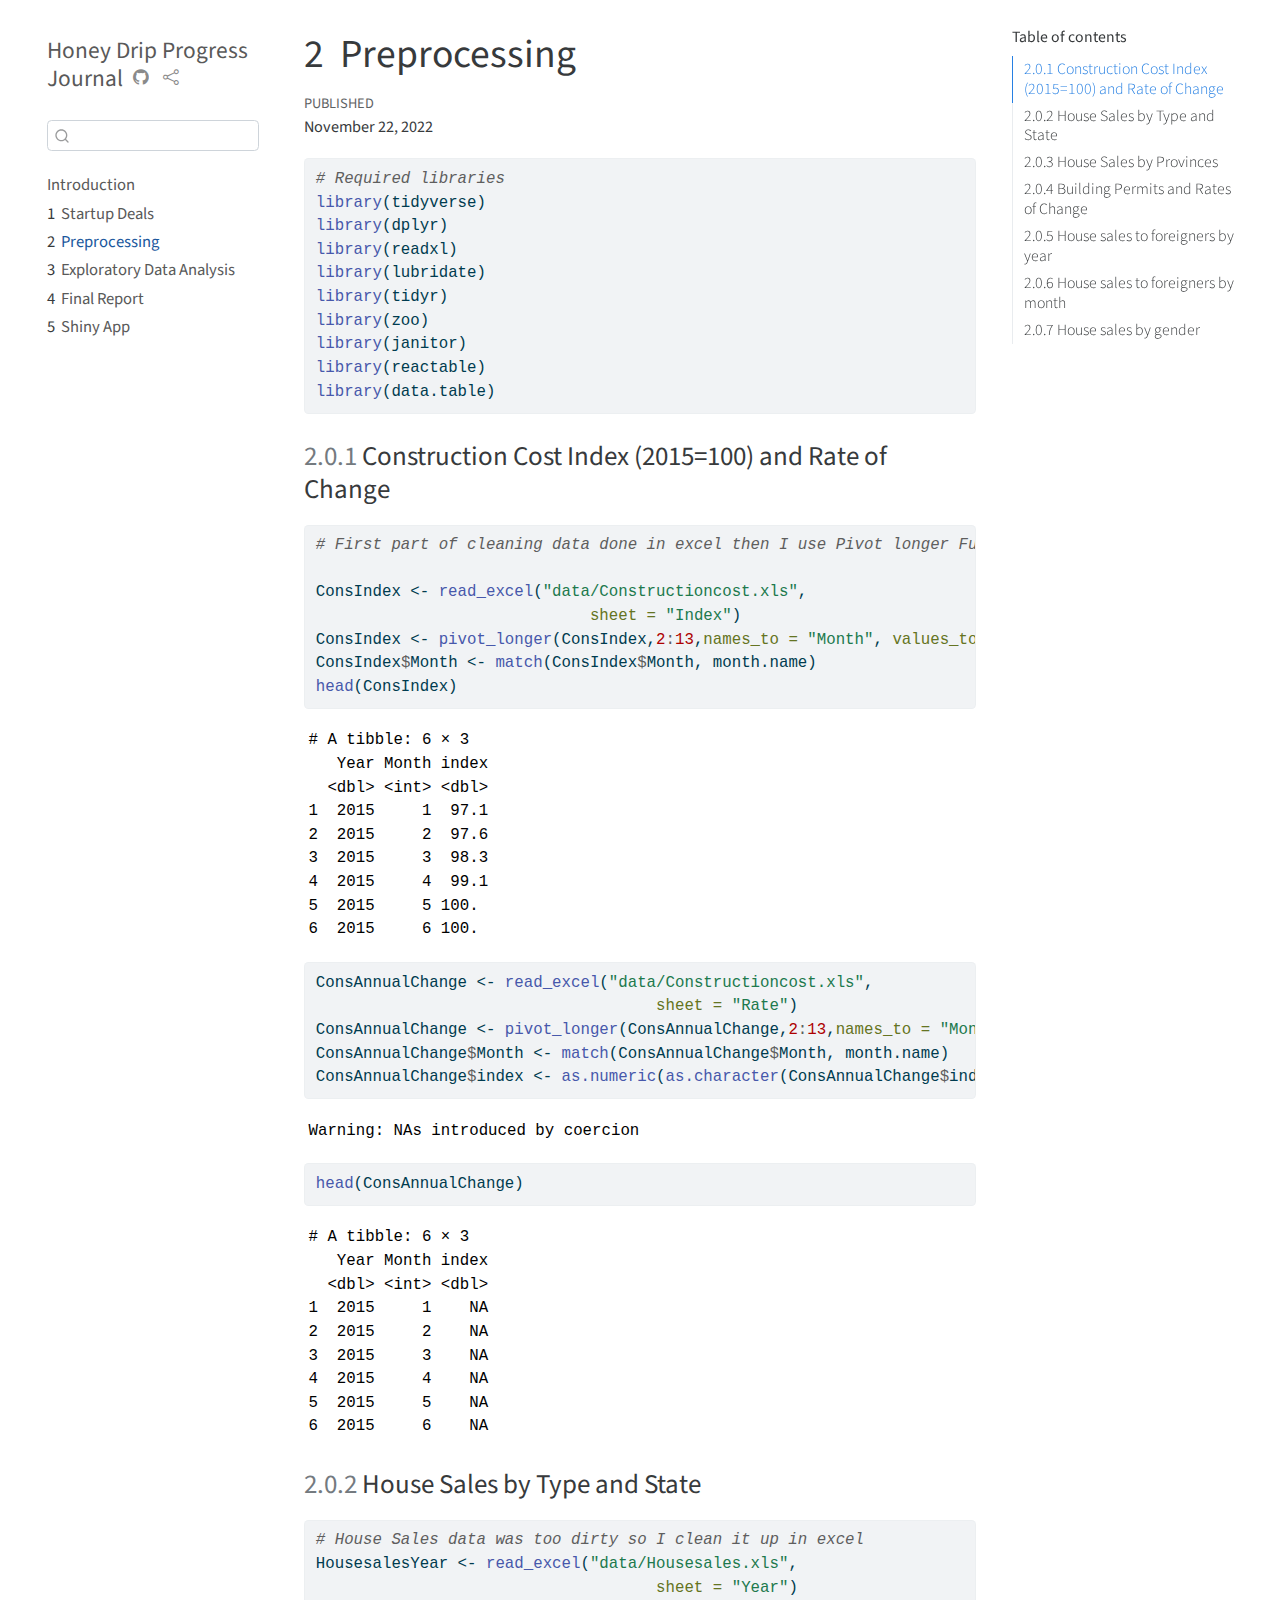
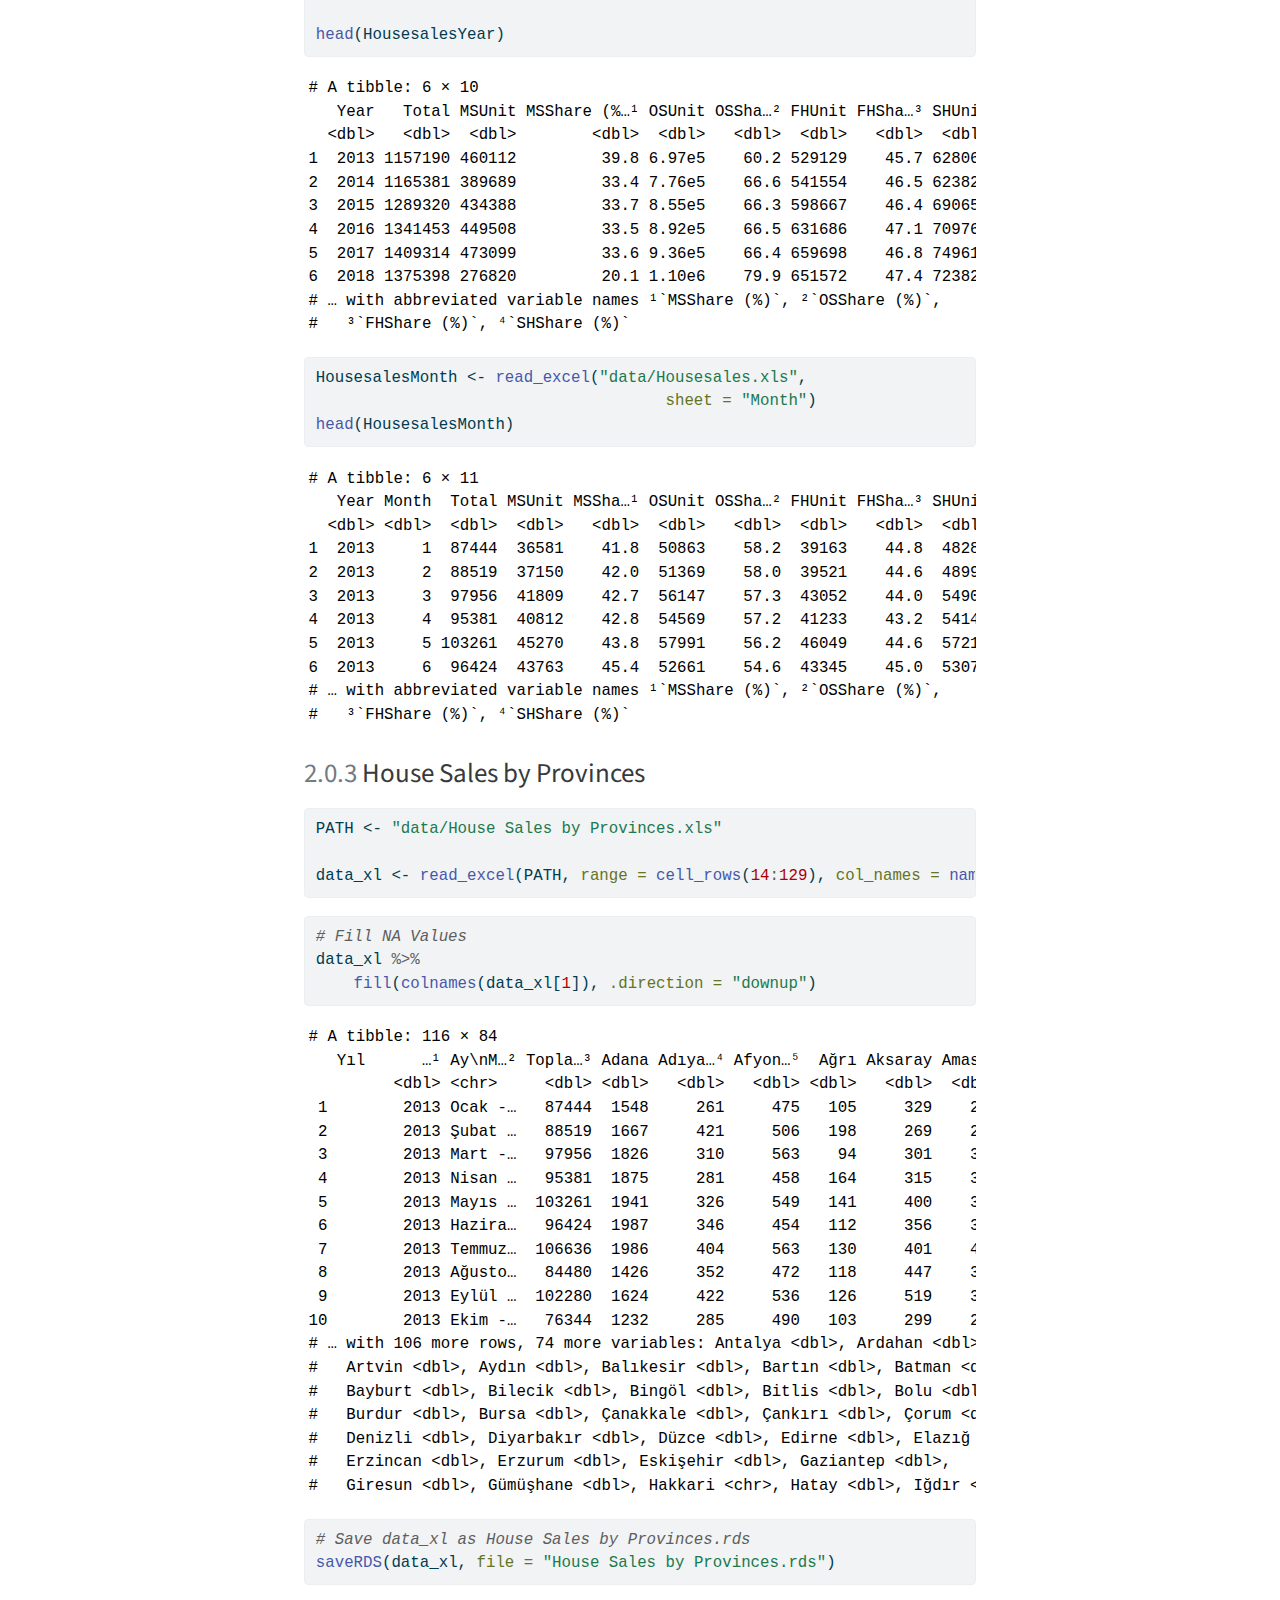
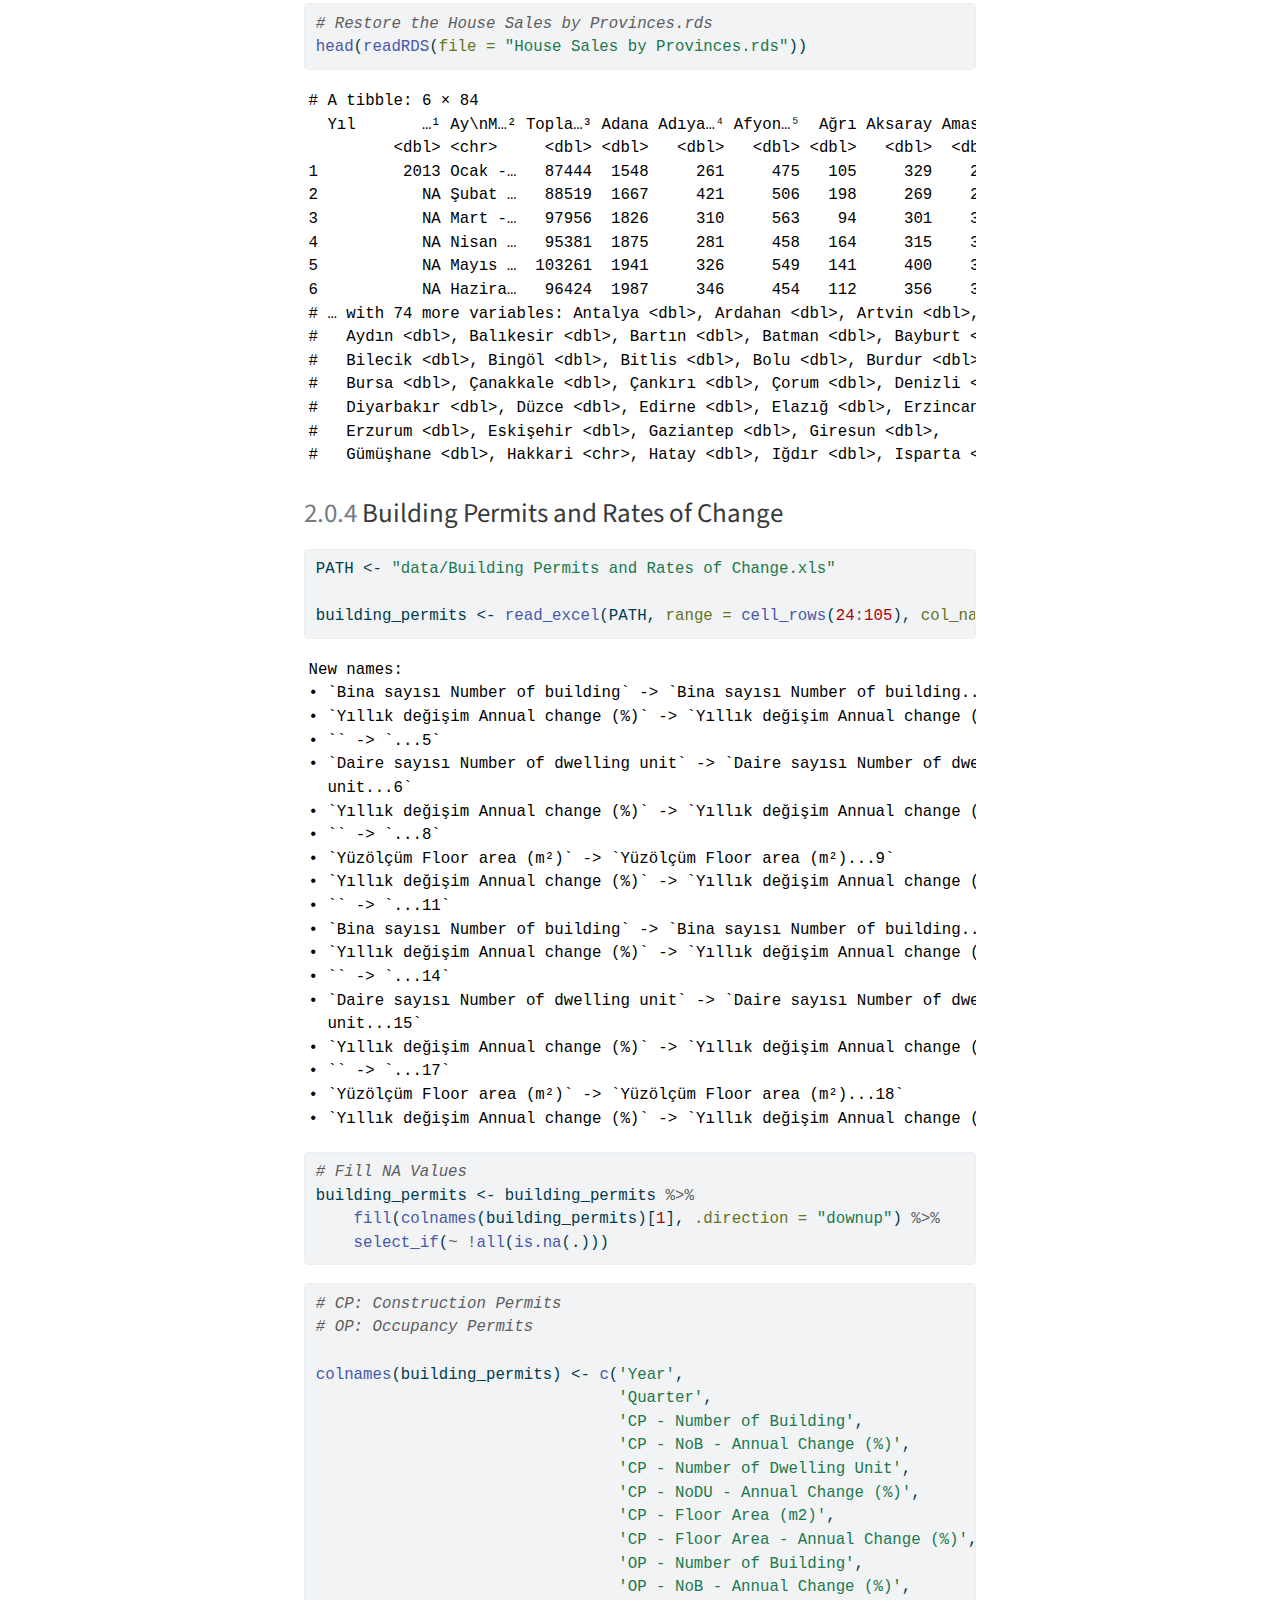
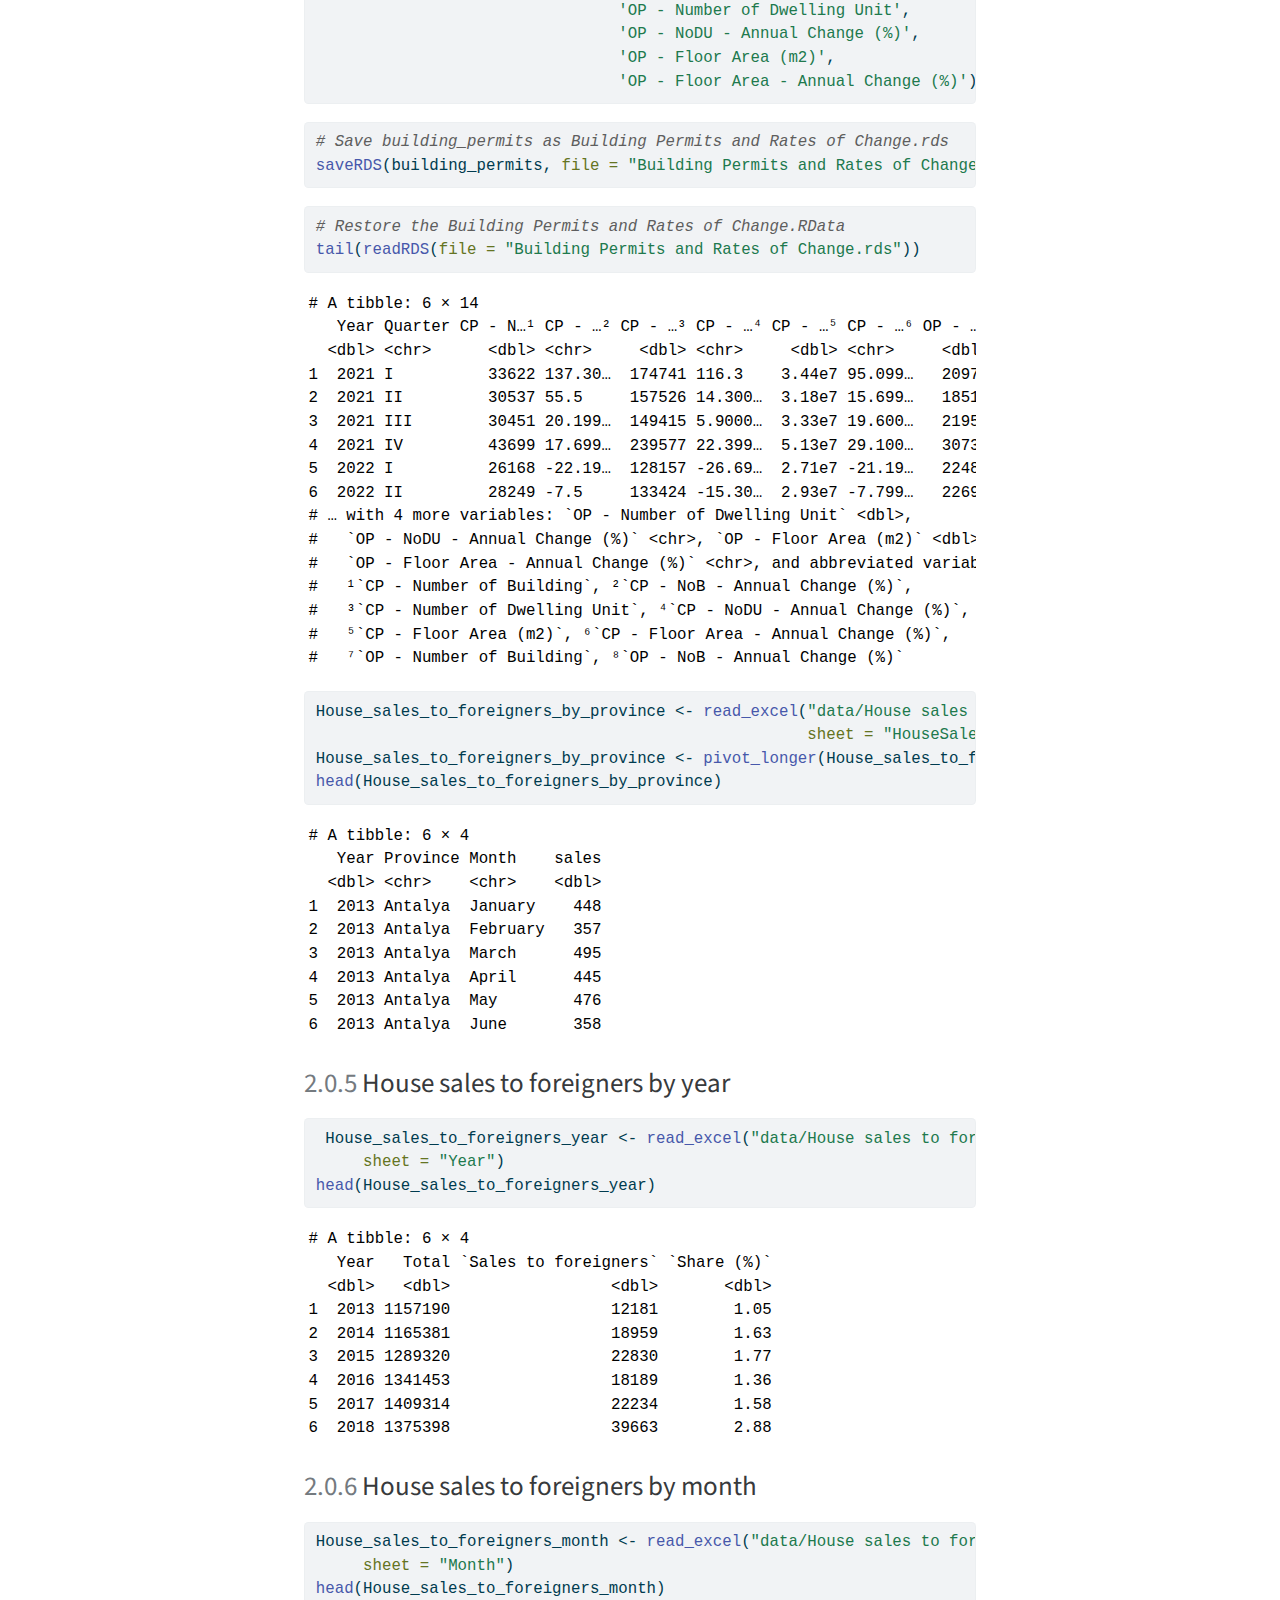
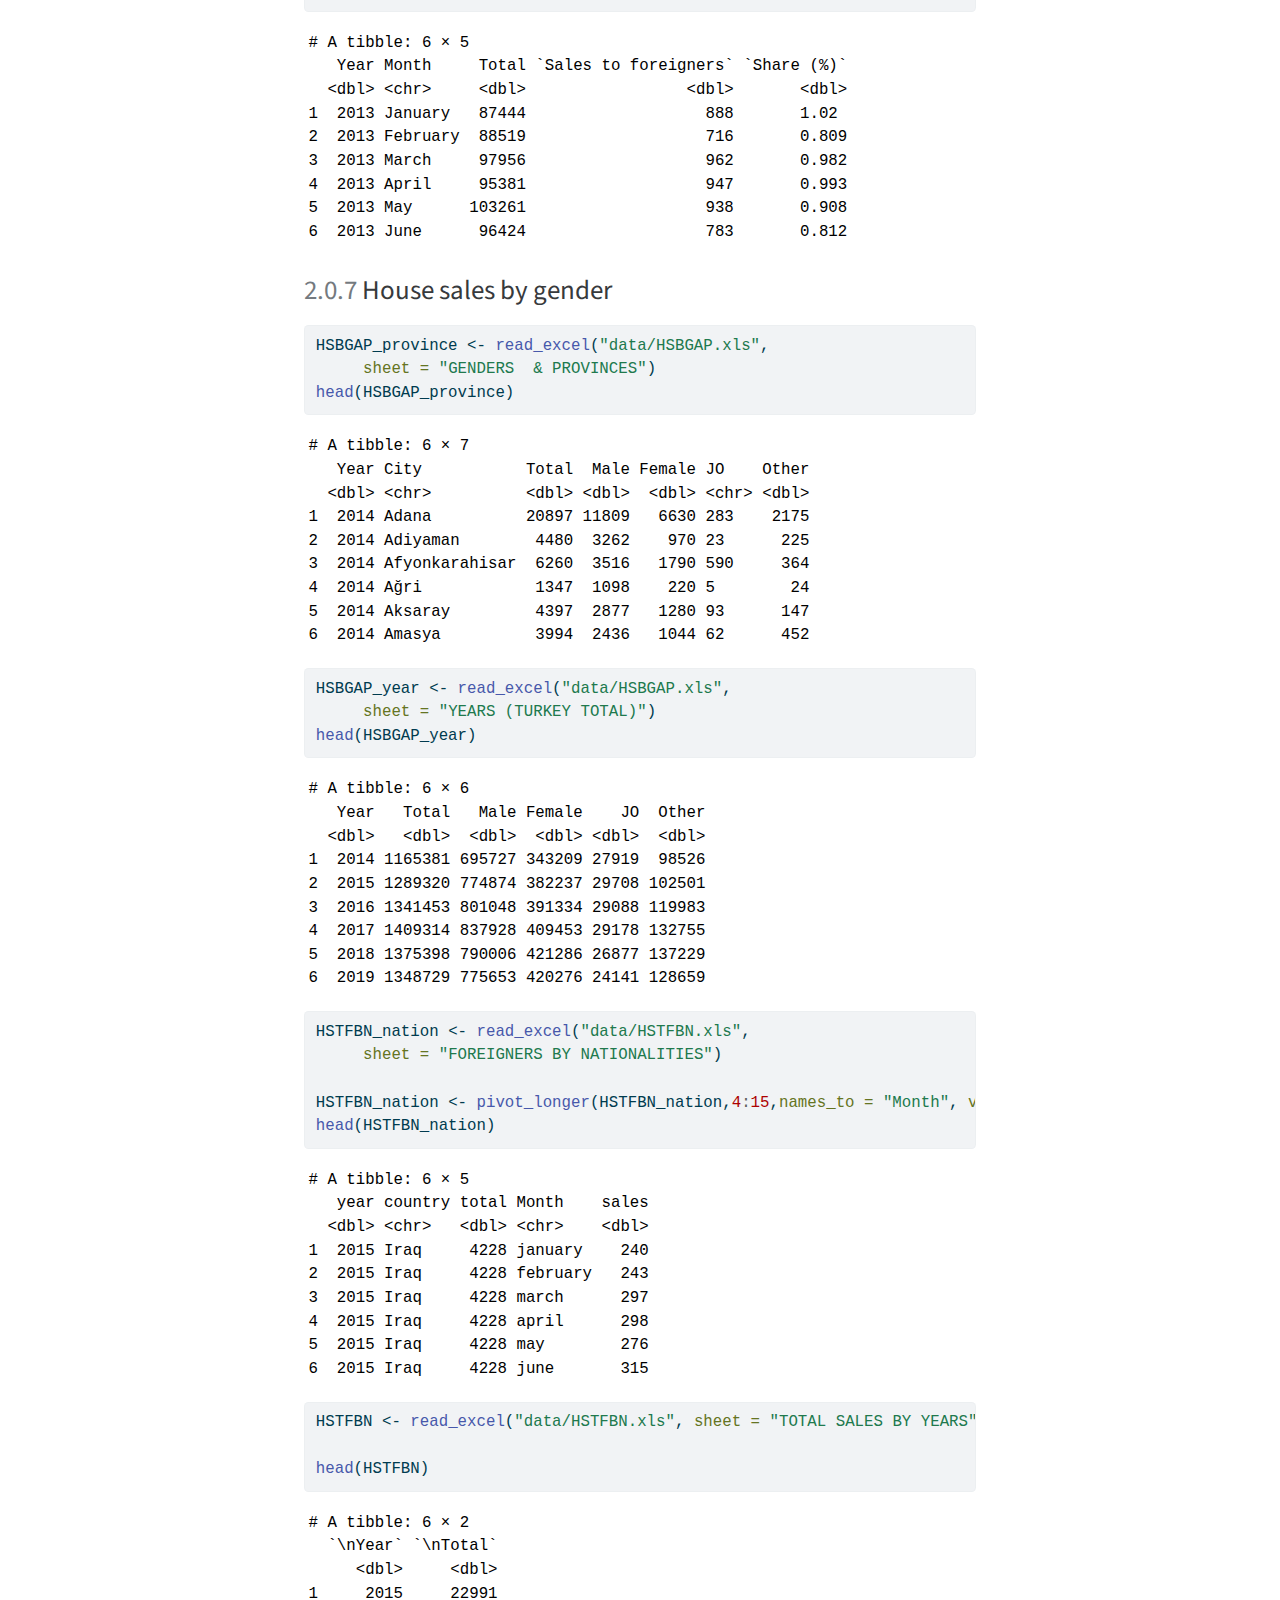
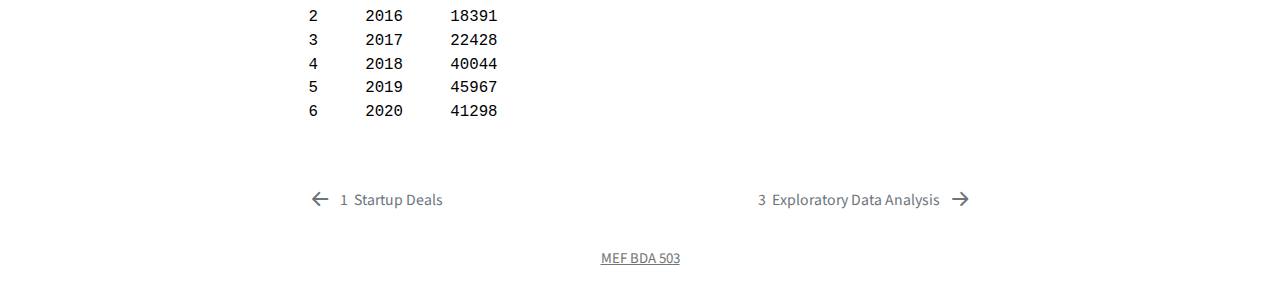
<file: docs/preprocessing.html>
<!DOCTYPE html>
<html xmlns="http://www.w3.org/1999/xhtml" lang="en" xml:lang="en"><head>

<meta charset="utf-8">
<meta name="generator" content="quarto-1.1.251">

<meta name="viewport" content="width=device-width, initial-scale=1.0, user-scalable=yes">

<meta name="dcterms.date" content="2022-11-22">

<title>Honey Drip Progress Journal - 2&nbsp; Preprocessing</title>
<style>
code{white-space: pre-wrap;}
span.smallcaps{font-variant: small-caps;}
div.columns{display: flex; gap: min(4vw, 1.5em);}
div.column{flex: auto; overflow-x: auto;}
div.hanging-indent{margin-left: 1.5em; text-indent: -1.5em;}
ul.task-list{list-style: none;}
ul.task-list li input[type="checkbox"] {
  width: 0.8em;
  margin: 0 0.8em 0.2em -1.6em;
  vertical-align: middle;
}
pre > code.sourceCode { white-space: pre; position: relative; }
pre > code.sourceCode > span { display: inline-block; line-height: 1.25; }
pre > code.sourceCode > span:empty { height: 1.2em; }
.sourceCode { overflow: visible; }
code.sourceCode > span { color: inherit; text-decoration: inherit; }
div.sourceCode { margin: 1em 0; }
pre.sourceCode { margin: 0; }
@media screen {
div.sourceCode { overflow: auto; }
}
@media print {
pre > code.sourceCode { white-space: pre-wrap; }
pre > code.sourceCode > span { text-indent: -5em; padding-left: 5em; }
}
pre.numberSource code
  { counter-reset: source-line 0; }
pre.numberSource code > span
  { position: relative; left: -4em; counter-increment: source-line; }
pre.numberSource code > span > a:first-child::before
  { content: counter(source-line);
    position: relative; left: -1em; text-align: right; vertical-align: baseline;
    border: none; display: inline-block;
    -webkit-touch-callout: none; -webkit-user-select: none;
    -khtml-user-select: none; -moz-user-select: none;
    -ms-user-select: none; user-select: none;
    padding: 0 4px; width: 4em;
    color: #aaaaaa;
  }
pre.numberSource { margin-left: 3em; border-left: 1px solid #aaaaaa;  padding-left: 4px; }
div.sourceCode
  {   }
@media screen {
pre > code.sourceCode > span > a:first-child::before { text-decoration: underline; }
}
code span.al { color: #ff0000; font-weight: bold; } /* Alert */
code span.an { color: #60a0b0; font-weight: bold; font-style: italic; } /* Annotation */
code span.at { color: #7d9029; } /* Attribute */
code span.bn { color: #40a070; } /* BaseN */
code span.bu { color: #008000; } /* BuiltIn */
code span.cf { color: #007020; font-weight: bold; } /* ControlFlow */
code span.ch { color: #4070a0; } /* Char */
code span.cn { color: #880000; } /* Constant */
code span.co { color: #60a0b0; font-style: italic; } /* Comment */
code span.cv { color: #60a0b0; font-weight: bold; font-style: italic; } /* CommentVar */
code span.do { color: #ba2121; font-style: italic; } /* Documentation */
code span.dt { color: #902000; } /* DataType */
code span.dv { color: #40a070; } /* DecVal */
code span.er { color: #ff0000; font-weight: bold; } /* Error */
code span.ex { } /* Extension */
code span.fl { color: #40a070; } /* Float */
code span.fu { color: #06287e; } /* Function */
code span.im { color: #008000; font-weight: bold; } /* Import */
code span.in { color: #60a0b0; font-weight: bold; font-style: italic; } /* Information */
code span.kw { color: #007020; font-weight: bold; } /* Keyword */
code span.op { color: #666666; } /* Operator */
code span.ot { color: #007020; } /* Other */
code span.pp { color: #bc7a00; } /* Preprocessor */
code span.sc { color: #4070a0; } /* SpecialChar */
code span.ss { color: #bb6688; } /* SpecialString */
code span.st { color: #4070a0; } /* String */
code span.va { color: #19177c; } /* Variable */
code span.vs { color: #4070a0; } /* VerbatimString */
code span.wa { color: #60a0b0; font-weight: bold; font-style: italic; } /* Warning */
</style>


<script src="site_libs/quarto-nav/quarto-nav.js"></script>
<script src="site_libs/quarto-nav/headroom.min.js"></script>
<script src="site_libs/clipboard/clipboard.min.js"></script>
<script src="site_libs/quarto-search/autocomplete.umd.js"></script>
<script src="site_libs/quarto-search/fuse.min.js"></script>
<script src="site_libs/quarto-search/quarto-search.js"></script>
<meta name="quarto:offset" content="./">
<link href="./ExploratoryDataAnalysis.html" rel="next">
<link href="./assignment1.html" rel="prev">
<script src="site_libs/quarto-html/quarto.js"></script>
<script src="site_libs/quarto-html/popper.min.js"></script>
<script src="site_libs/quarto-html/tippy.umd.min.js"></script>
<script src="site_libs/quarto-html/anchor.min.js"></script>
<link href="site_libs/quarto-html/tippy.css" rel="stylesheet">
<link href="site_libs/quarto-html/quarto-syntax-highlighting.css" rel="stylesheet" id="quarto-text-highlighting-styles">
<script src="site_libs/bootstrap/bootstrap.min.js"></script>
<link href="site_libs/bootstrap/bootstrap-icons.css" rel="stylesheet">
<link href="site_libs/bootstrap/bootstrap.min.css" rel="stylesheet" id="quarto-bootstrap" data-mode="light">
<script id="quarto-search-options" type="application/json">{
  "location": "sidebar",
  "copy-button": false,
  "collapse-after": 3,
  "panel-placement": "start",
  "type": "textbox",
  "limit": 20,
  "language": {
    "search-no-results-text": "No results",
    "search-matching-documents-text": "matching documents",
    "search-copy-link-title": "Copy link to search",
    "search-hide-matches-text": "Hide additional matches",
    "search-more-match-text": "more match in this document",
    "search-more-matches-text": "more matches in this document",
    "search-clear-button-title": "Clear",
    "search-detached-cancel-button-title": "Cancel",
    "search-submit-button-title": "Submit"
  }
}</script>


</head>

<body class="nav-sidebar floating">

<div id="quarto-search-results"></div>
  <header id="quarto-header" class="headroom fixed-top">
  <nav class="quarto-secondary-nav" data-bs-toggle="collapse" data-bs-target="#quarto-sidebar" aria-controls="quarto-sidebar" aria-expanded="false" aria-label="Toggle sidebar navigation" onclick="if (window.quartoToggleHeadroom) { window.quartoToggleHeadroom(); }">
    <div class="container-fluid d-flex justify-content-between">
      <h1 class="quarto-secondary-nav-title"><span class="chapter-number">2</span>&nbsp; <span class="chapter-title">Preprocessing</span></h1>
      <button type="button" class="quarto-btn-toggle btn" aria-label="Show secondary navigation">
        <i class="bi bi-chevron-right"></i>
      </button>
    </div>
  </nav>
</header>
<!-- content -->
<div id="quarto-content" class="quarto-container page-columns page-rows-contents page-layout-article">
<!-- sidebar -->
  <nav id="quarto-sidebar" class="sidebar collapse sidebar-navigation floating overflow-auto">
    <div class="pt-lg-2 mt-2 text-left sidebar-header">
    <div class="sidebar-title mb-0 py-0">
      <a href="./">Honey Drip Progress Journal</a> 
        <div class="sidebar-tools-main">
    <a href="https://github.com/pjournal/mef06g-honey-drip" title="Source Code" class="sidebar-tool px-1"><i class="bi bi-github"></i></a>
    <a href="" title="Share" id="sidebar-tool-dropdown-0" class="sidebar-tool dropdown-toggle px-1" data-bs-toggle="dropdown" aria-expanded="false"><i class="bi bi-share"></i></a>
    <ul class="dropdown-menu" aria-labelledby="sidebar-tool-dropdown-0">
        <li>
          <a class="dropdown-item sidebar-tools-main-item" href="https://twitter.com/intent/tweet?url=|url|">
            <i class="bi bi-bi-twitter pe-1"></i>
          Twitter
          </a>
        </li>
        <li>
          <a class="dropdown-item sidebar-tools-main-item" href="https://www.facebook.com/sharer/sharer.php?u=|url|">
            <i class="bi bi-bi-facebook pe-1"></i>
          Facebook
          </a>
        </li>
    </ul>
</div>
    </div>
      </div>
      <div class="mt-2 flex-shrink-0 align-items-center">
        <div class="sidebar-search">
        <div id="quarto-search" class="" title="Search"></div>
        </div>
      </div>
    <div class="sidebar-menu-container"> 
    <ul class="list-unstyled mt-1">
        <li class="sidebar-item">
  <div class="sidebar-item-container"> 
  <a href="./index.html" class="sidebar-item-text sidebar-link">Introduction</a>
  </div>
</li>
        <li class="sidebar-item">
  <div class="sidebar-item-container"> 
  <a href="./assignment1.html" class="sidebar-item-text sidebar-link"><span class="chapter-number">1</span>&nbsp; <span class="chapter-title">Startup Deals</span></a>
  </div>
</li>
        <li class="sidebar-item">
  <div class="sidebar-item-container"> 
  <a href="./preprocessing.html" class="sidebar-item-text sidebar-link active"><span class="chapter-number">2</span>&nbsp; <span class="chapter-title">Preprocessing</span></a>
  </div>
</li>
        <li class="sidebar-item">
  <div class="sidebar-item-container"> 
  <a href="./ExploratoryDataAnalysis.html" class="sidebar-item-text sidebar-link"><span class="chapter-number">3</span>&nbsp; <span class="chapter-title">Exploratory Data Analysis</span></a>
  </div>
</li>
        <li class="sidebar-item">
  <div class="sidebar-item-container"> 
  <a href="./finalreport.html" class="sidebar-item-text sidebar-link"><span class="chapter-number">4</span>&nbsp; <span class="chapter-title">Final Report</span></a>
  </div>
</li>
        <li class="sidebar-item">
  <div class="sidebar-item-container"> 
  <a href="./shinyapp.html" class="sidebar-item-text sidebar-link"><span class="chapter-number">5</span>&nbsp; <span class="chapter-title">Shiny App</span></a>
  </div>
</li>
    </ul>
    </div>
</nav>
<!-- margin-sidebar -->
    <div id="quarto-margin-sidebar" class="sidebar margin-sidebar">
        <nav id="TOC" role="doc-toc" class="toc-active">
    <h2 id="toc-title">Table of contents</h2>
   
  <ul>
  <li><a href="#construction-cost-index-2015100-and-rate-of-change" id="toc-construction-cost-index-2015100-and-rate-of-change" class="nav-link active" data-scroll-target="#construction-cost-index-2015100-and-rate-of-change"><span class="toc-section-number">2.0.1</span>  Construction Cost Index (2015=100) and Rate of Change</a></li>
  <li><a href="#house-sales-by-type-and-state" id="toc-house-sales-by-type-and-state" class="nav-link" data-scroll-target="#house-sales-by-type-and-state"><span class="toc-section-number">2.0.2</span>  House Sales by Type and State</a></li>
  <li><a href="#house-sales-by-provinces" id="toc-house-sales-by-provinces" class="nav-link" data-scroll-target="#house-sales-by-provinces"><span class="toc-section-number">2.0.3</span>  House Sales by Provinces</a></li>
  <li><a href="#building-permits-and-rates-of-change" id="toc-building-permits-and-rates-of-change" class="nav-link" data-scroll-target="#building-permits-and-rates-of-change"><span class="toc-section-number">2.0.4</span>  Building Permits and Rates of Change</a></li>
  <li><a href="#house-sales-to-foreigners-by-year" id="toc-house-sales-to-foreigners-by-year" class="nav-link" data-scroll-target="#house-sales-to-foreigners-by-year"><span class="toc-section-number">2.0.5</span>  House sales to foreigners by year</a></li>
  <li><a href="#house-sales-to-foreigners-by-month" id="toc-house-sales-to-foreigners-by-month" class="nav-link" data-scroll-target="#house-sales-to-foreigners-by-month"><span class="toc-section-number">2.0.6</span>  House sales to foreigners by month</a></li>
  <li><a href="#house-sales-by-gender" id="toc-house-sales-by-gender" class="nav-link" data-scroll-target="#house-sales-by-gender"><span class="toc-section-number">2.0.7</span>  House sales by gender</a></li>
  </ul>
</nav>
    </div>
<!-- main -->
<main class="content" id="quarto-document-content">

<header id="title-block-header" class="quarto-title-block default">
<div class="quarto-title">
<h1 class="title d-none d-lg-block"><span class="chapter-number">2</span>&nbsp; <span class="chapter-title">Preprocessing</span></h1>
</div>



<div class="quarto-title-meta">

    
    <div>
    <div class="quarto-title-meta-heading">Published</div>
    <div class="quarto-title-meta-contents">
      <p class="date">November 22, 2022</p>
    </div>
  </div>
    
  </div>
  

</header>

<div class="cell">
<div class="sourceCode cell-code" id="cb1"><pre class="sourceCode r code-with-copy"><code class="sourceCode r"><span id="cb1-1"><a href="#cb1-1" aria-hidden="true" tabindex="-1"></a><span class="co"># Required libraries</span></span>
<span id="cb1-2"><a href="#cb1-2" aria-hidden="true" tabindex="-1"></a><span class="fu">library</span>(tidyverse)</span>
<span id="cb1-3"><a href="#cb1-3" aria-hidden="true" tabindex="-1"></a><span class="fu">library</span>(dplyr)</span>
<span id="cb1-4"><a href="#cb1-4" aria-hidden="true" tabindex="-1"></a><span class="fu">library</span>(readxl)</span>
<span id="cb1-5"><a href="#cb1-5" aria-hidden="true" tabindex="-1"></a><span class="fu">library</span>(lubridate)</span>
<span id="cb1-6"><a href="#cb1-6" aria-hidden="true" tabindex="-1"></a><span class="fu">library</span>(tidyr)</span>
<span id="cb1-7"><a href="#cb1-7" aria-hidden="true" tabindex="-1"></a><span class="fu">library</span>(zoo)</span>
<span id="cb1-8"><a href="#cb1-8" aria-hidden="true" tabindex="-1"></a><span class="fu">library</span>(janitor)</span>
<span id="cb1-9"><a href="#cb1-9" aria-hidden="true" tabindex="-1"></a><span class="fu">library</span>(reactable)</span>
<span id="cb1-10"><a href="#cb1-10" aria-hidden="true" tabindex="-1"></a><span class="fu">library</span>(data.table)</span></code><button title="Copy to Clipboard" class="code-copy-button"><i class="bi"></i></button></pre></div>
</div>
<section id="construction-cost-index-2015100-and-rate-of-change" class="level3" data-number="2.0.1">
<h3 data-number="2.0.1" class="anchored" data-anchor-id="construction-cost-index-2015100-and-rate-of-change"><span class="header-section-number">2.0.1</span> Construction Cost Index (2015=100) and Rate of Change</h3>
<div class="cell">
<div class="sourceCode cell-code" id="cb2"><pre class="sourceCode r code-with-copy"><code class="sourceCode r"><span id="cb2-1"><a href="#cb2-1" aria-hidden="true" tabindex="-1"></a><span class="co"># First part of cleaning data done in excel then I use Pivot longer Function</span></span>
<span id="cb2-2"><a href="#cb2-2" aria-hidden="true" tabindex="-1"></a></span>
<span id="cb2-3"><a href="#cb2-3" aria-hidden="true" tabindex="-1"></a>ConsIndex <span class="ot">&lt;-</span> <span class="fu">read_excel</span>(<span class="st">"data/Constructioncost.xls"</span>, </span>
<span id="cb2-4"><a href="#cb2-4" aria-hidden="true" tabindex="-1"></a>                             <span class="at">sheet =</span> <span class="st">"Index"</span>)</span>
<span id="cb2-5"><a href="#cb2-5" aria-hidden="true" tabindex="-1"></a>ConsIndex <span class="ot">&lt;-</span> <span class="fu">pivot_longer</span>(ConsIndex,<span class="dv">2</span><span class="sc">:</span><span class="dv">13</span>,<span class="at">names_to =</span> <span class="st">"Month"</span>, <span class="at">values_to =</span> <span class="st">"index"</span>)</span>
<span id="cb2-6"><a href="#cb2-6" aria-hidden="true" tabindex="-1"></a>ConsIndex<span class="sc">$</span>Month <span class="ot">&lt;-</span> <span class="fu">match</span>(ConsIndex<span class="sc">$</span>Month, month.name)</span>
<span id="cb2-7"><a href="#cb2-7" aria-hidden="true" tabindex="-1"></a><span class="fu">head</span>(ConsIndex) </span></code><button title="Copy to Clipboard" class="code-copy-button"><i class="bi"></i></button></pre></div>
<div class="cell-output cell-output-stdout">
<pre><code># A tibble: 6 × 3
   Year Month index
  &lt;dbl&gt; &lt;int&gt; &lt;dbl&gt;
1  2015     1  97.1
2  2015     2  97.6
3  2015     3  98.3
4  2015     4  99.1
5  2015     5 100. 
6  2015     6 100. </code></pre>
</div>
</div>
<div class="cell">
<div class="sourceCode cell-code" id="cb4"><pre class="sourceCode r code-with-copy"><code class="sourceCode r"><span id="cb4-1"><a href="#cb4-1" aria-hidden="true" tabindex="-1"></a>ConsAnnualChange <span class="ot">&lt;-</span> <span class="fu">read_excel</span>(<span class="st">"data/Constructioncost.xls"</span>, </span>
<span id="cb4-2"><a href="#cb4-2" aria-hidden="true" tabindex="-1"></a>                                    <span class="at">sheet =</span> <span class="st">"Rate"</span>)</span>
<span id="cb4-3"><a href="#cb4-3" aria-hidden="true" tabindex="-1"></a>ConsAnnualChange <span class="ot">&lt;-</span> <span class="fu">pivot_longer</span>(ConsAnnualChange,<span class="dv">2</span><span class="sc">:</span><span class="dv">13</span>,<span class="at">names_to =</span> <span class="st">"Month"</span>, <span class="at">values_to =</span> <span class="st">"index"</span>)</span>
<span id="cb4-4"><a href="#cb4-4" aria-hidden="true" tabindex="-1"></a>ConsAnnualChange<span class="sc">$</span>Month <span class="ot">&lt;-</span> <span class="fu">match</span>(ConsAnnualChange<span class="sc">$</span>Month, month.name)</span>
<span id="cb4-5"><a href="#cb4-5" aria-hidden="true" tabindex="-1"></a>ConsAnnualChange<span class="sc">$</span>index <span class="ot">&lt;-</span> <span class="fu">as.numeric</span>(<span class="fu">as.character</span>(ConsAnnualChange<span class="sc">$</span>index))</span></code><button title="Copy to Clipboard" class="code-copy-button"><i class="bi"></i></button></pre></div>
<div class="cell-output cell-output-stderr">
<pre><code>Warning: NAs introduced by coercion</code></pre>
</div>
<div class="sourceCode cell-code" id="cb6"><pre class="sourceCode r code-with-copy"><code class="sourceCode r"><span id="cb6-1"><a href="#cb6-1" aria-hidden="true" tabindex="-1"></a><span class="fu">head</span>(ConsAnnualChange)</span></code><button title="Copy to Clipboard" class="code-copy-button"><i class="bi"></i></button></pre></div>
<div class="cell-output cell-output-stdout">
<pre><code># A tibble: 6 × 3
   Year Month index
  &lt;dbl&gt; &lt;int&gt; &lt;dbl&gt;
1  2015     1    NA
2  2015     2    NA
3  2015     3    NA
4  2015     4    NA
5  2015     5    NA
6  2015     6    NA</code></pre>
</div>
</div>
</section>
<section id="house-sales-by-type-and-state" class="level3" data-number="2.0.2">
<h3 data-number="2.0.2" class="anchored" data-anchor-id="house-sales-by-type-and-state"><span class="header-section-number">2.0.2</span> House Sales by Type and State</h3>
<div class="cell">
<div class="sourceCode cell-code" id="cb8"><pre class="sourceCode r code-with-copy"><code class="sourceCode r"><span id="cb8-1"><a href="#cb8-1" aria-hidden="true" tabindex="-1"></a><span class="co"># House Sales data was too dirty so I clean it up in excel</span></span>
<span id="cb8-2"><a href="#cb8-2" aria-hidden="true" tabindex="-1"></a>HousesalesYear <span class="ot">&lt;-</span> <span class="fu">read_excel</span>(<span class="st">"data/Housesales.xls"</span>, </span>
<span id="cb8-3"><a href="#cb8-3" aria-hidden="true" tabindex="-1"></a>                                    <span class="at">sheet =</span> <span class="st">"Year"</span>)</span>
<span id="cb8-4"><a href="#cb8-4" aria-hidden="true" tabindex="-1"></a></span>
<span id="cb8-5"><a href="#cb8-5" aria-hidden="true" tabindex="-1"></a><span class="fu">head</span>(HousesalesYear) </span></code><button title="Copy to Clipboard" class="code-copy-button"><i class="bi"></i></button></pre></div>
<div class="cell-output cell-output-stdout">
<pre><code># A tibble: 6 × 10
   Year   Total MSUnit MSShare (%…¹ OSUnit OSSha…² FHUnit FHSha…³ SHUnit SHSha…⁴
  &lt;dbl&gt;   &lt;dbl&gt;  &lt;dbl&gt;        &lt;dbl&gt;  &lt;dbl&gt;   &lt;dbl&gt;  &lt;dbl&gt;   &lt;dbl&gt;  &lt;dbl&gt;   &lt;dbl&gt;
1  2013 1157190 460112         39.8 6.97e5    60.2 529129    45.7 628061    54.3
2  2014 1165381 389689         33.4 7.76e5    66.6 541554    46.5 623827    53.5
3  2015 1289320 434388         33.7 8.55e5    66.3 598667    46.4 690653    53.6
4  2016 1341453 449508         33.5 8.92e5    66.5 631686    47.1 709767    52.9
5  2017 1409314 473099         33.6 9.36e5    66.4 659698    46.8 749616    53.2
6  2018 1375398 276820         20.1 1.10e6    79.9 651572    47.4 723826    52.6
# … with abbreviated variable names ¹​`MSShare (%)`, ²​`OSShare (%)`,
#   ³​`FHShare (%)`, ⁴​`SHShare (%)`</code></pre>
</div>
<div class="sourceCode cell-code" id="cb10"><pre class="sourceCode r code-with-copy"><code class="sourceCode r"><span id="cb10-1"><a href="#cb10-1" aria-hidden="true" tabindex="-1"></a>HousesalesMonth <span class="ot">&lt;-</span> <span class="fu">read_excel</span>(<span class="st">"data/Housesales.xls"</span>, </span>
<span id="cb10-2"><a href="#cb10-2" aria-hidden="true" tabindex="-1"></a>                                     <span class="at">sheet =</span> <span class="st">"Month"</span>)</span>
<span id="cb10-3"><a href="#cb10-3" aria-hidden="true" tabindex="-1"></a><span class="fu">head</span>(HousesalesMonth) </span></code><button title="Copy to Clipboard" class="code-copy-button"><i class="bi"></i></button></pre></div>
<div class="cell-output cell-output-stdout">
<pre><code># A tibble: 6 × 11
   Year Month  Total MSUnit MSSha…¹ OSUnit OSSha…² FHUnit FHSha…³ SHUnit SHSha…⁴
  &lt;dbl&gt; &lt;dbl&gt;  &lt;dbl&gt;  &lt;dbl&gt;   &lt;dbl&gt;  &lt;dbl&gt;   &lt;dbl&gt;  &lt;dbl&gt;   &lt;dbl&gt;  &lt;dbl&gt;   &lt;dbl&gt;
1  2013     1  87444  36581    41.8  50863    58.2  39163    44.8  48281    55.2
2  2013     2  88519  37150    42.0  51369    58.0  39521    44.6  48998    55.4
3  2013     3  97956  41809    42.7  56147    57.3  43052    44.0  54904    56.0
4  2013     4  95381  40812    42.8  54569    57.2  41233    43.2  54148    56.8
5  2013     5 103261  45270    43.8  57991    56.2  46049    44.6  57212    55.4
6  2013     6  96424  43763    45.4  52661    54.6  43345    45.0  53079    55.0
# … with abbreviated variable names ¹​`MSShare (%)`, ²​`OSShare (%)`,
#   ³​`FHShare (%)`, ⁴​`SHShare (%)`</code></pre>
</div>
</div>
</section>
<section id="house-sales-by-provinces" class="level3" data-number="2.0.3">
<h3 data-number="2.0.3" class="anchored" data-anchor-id="house-sales-by-provinces"><span class="header-section-number">2.0.3</span> House Sales by Provinces</h3>
<div class="cell">
<div class="sourceCode cell-code" id="cb12"><pre class="sourceCode r code-with-copy"><code class="sourceCode r"><span id="cb12-1"><a href="#cb12-1" aria-hidden="true" tabindex="-1"></a>PATH <span class="ot">&lt;-</span> <span class="st">"data/House Sales by Provinces.xls"</span></span>
<span id="cb12-2"><a href="#cb12-2" aria-hidden="true" tabindex="-1"></a></span>
<span id="cb12-3"><a href="#cb12-3" aria-hidden="true" tabindex="-1"></a>data_xl <span class="ot">&lt;-</span> <span class="fu">read_excel</span>(PATH, <span class="at">range =</span> <span class="fu">cell_rows</span>(<span class="dv">14</span><span class="sc">:</span><span class="dv">129</span>), <span class="at">col_names =</span> <span class="fu">names</span>(<span class="fu">read_excel</span>(PATH, <span class="at">skip =</span> <span class="dv">2</span>))) </span></code><button title="Copy to Clipboard" class="code-copy-button"><i class="bi"></i></button></pre></div>
</div>
<div class="cell">
<div class="sourceCode cell-code" id="cb13"><pre class="sourceCode r code-with-copy"><code class="sourceCode r"><span id="cb13-1"><a href="#cb13-1" aria-hidden="true" tabindex="-1"></a><span class="co"># Fill NA Values</span></span>
<span id="cb13-2"><a href="#cb13-2" aria-hidden="true" tabindex="-1"></a>data_xl <span class="sc">%&gt;%</span></span>
<span id="cb13-3"><a href="#cb13-3" aria-hidden="true" tabindex="-1"></a>    <span class="fu">fill</span>(<span class="fu">colnames</span>(data_xl[<span class="dv">1</span>]), <span class="at">.direction =</span> <span class="st">"downup"</span>)</span></code><button title="Copy to Clipboard" class="code-copy-button"><i class="bi"></i></button></pre></div>
<div class="cell-output cell-output-stdout">
<pre><code># A tibble: 116 × 84
   Yıl      …¹ Ay\nM…² Topla…³ Adana Adıya…⁴ Afyon…⁵  Ağrı Aksaray Amasya Ankara
         &lt;dbl&gt; &lt;chr&gt;     &lt;dbl&gt; &lt;dbl&gt;   &lt;dbl&gt;   &lt;dbl&gt; &lt;dbl&gt;   &lt;dbl&gt;  &lt;dbl&gt;  &lt;dbl&gt;
 1        2013 Ocak -…   87444  1548     261     475   105     329    245  11215
 2        2013 Şubat …   88519  1667     421     506   198     269    290  11281
 3        2013 Mart -…   97956  1826     310     563    94     301    316  12291
 4        2013 Nisan …   95381  1875     281     458   164     315    302  11889
 5        2013 Mayıs …  103261  1941     326     549   141     400    364  12638
 6        2013 Hazira…   96424  1987     346     454   112     356    356  11692
 7        2013 Temmuz…  106636  1986     404     563   130     401    463  12428
 8        2013 Ağusto…   84480  1426     352     472   118     447    330   9636
 9        2013 Eylül …  102280  1624     422     536   126     519    343  12206
10        2013 Ekim -…   76344  1232     285     490   103     299    242   8231
# … with 106 more rows, 74 more variables: Antalya &lt;dbl&gt;, Ardahan &lt;dbl&gt;,
#   Artvin &lt;dbl&gt;, Aydın &lt;dbl&gt;, Balıkesir &lt;dbl&gt;, Bartın &lt;dbl&gt;, Batman &lt;dbl&gt;,
#   Bayburt &lt;dbl&gt;, Bilecik &lt;dbl&gt;, Bingöl &lt;dbl&gt;, Bitlis &lt;dbl&gt;, Bolu &lt;dbl&gt;,
#   Burdur &lt;dbl&gt;, Bursa &lt;dbl&gt;, Çanakkale &lt;dbl&gt;, Çankırı &lt;dbl&gt;, Çorum &lt;dbl&gt;,
#   Denizli &lt;dbl&gt;, Diyarbakır &lt;dbl&gt;, Düzce &lt;dbl&gt;, Edirne &lt;dbl&gt;, Elazığ &lt;dbl&gt;,
#   Erzincan &lt;dbl&gt;, Erzurum &lt;dbl&gt;, Eskişehir &lt;dbl&gt;, Gaziantep &lt;dbl&gt;,
#   Giresun &lt;dbl&gt;, Gümüşhane &lt;dbl&gt;, Hakkari &lt;chr&gt;, Hatay &lt;dbl&gt;, Iğdır &lt;dbl&gt;, …</code></pre>
</div>
</div>
<div class="cell">
<div class="sourceCode cell-code" id="cb15"><pre class="sourceCode r code-with-copy"><code class="sourceCode r"><span id="cb15-1"><a href="#cb15-1" aria-hidden="true" tabindex="-1"></a><span class="co"># Save data_xl as House Sales by Provinces.rds</span></span>
<span id="cb15-2"><a href="#cb15-2" aria-hidden="true" tabindex="-1"></a><span class="fu">saveRDS</span>(data_xl, <span class="at">file =</span> <span class="st">"House Sales by Provinces.rds"</span>)</span></code><button title="Copy to Clipboard" class="code-copy-button"><i class="bi"></i></button></pre></div>
</div>
<div class="cell">
<div class="sourceCode cell-code" id="cb16"><pre class="sourceCode r code-with-copy"><code class="sourceCode r"><span id="cb16-1"><a href="#cb16-1" aria-hidden="true" tabindex="-1"></a><span class="co"># Restore the House Sales by Provinces.rds</span></span>
<span id="cb16-2"><a href="#cb16-2" aria-hidden="true" tabindex="-1"></a><span class="fu">head</span>(<span class="fu">readRDS</span>(<span class="at">file =</span> <span class="st">"House Sales by Provinces.rds"</span>))</span></code><button title="Copy to Clipboard" class="code-copy-button"><i class="bi"></i></button></pre></div>
<div class="cell-output cell-output-stdout">
<pre><code># A tibble: 6 × 84
  Yıl       …¹ Ay\nM…² Topla…³ Adana Adıya…⁴ Afyon…⁵  Ağrı Aksaray Amasya Ankara
         &lt;dbl&gt; &lt;chr&gt;     &lt;dbl&gt; &lt;dbl&gt;   &lt;dbl&gt;   &lt;dbl&gt; &lt;dbl&gt;   &lt;dbl&gt;  &lt;dbl&gt;  &lt;dbl&gt;
1         2013 Ocak -…   87444  1548     261     475   105     329    245  11215
2           NA Şubat …   88519  1667     421     506   198     269    290  11281
3           NA Mart -…   97956  1826     310     563    94     301    316  12291
4           NA Nisan …   95381  1875     281     458   164     315    302  11889
5           NA Mayıs …  103261  1941     326     549   141     400    364  12638
6           NA Hazira…   96424  1987     346     454   112     356    356  11692
# … with 74 more variables: Antalya &lt;dbl&gt;, Ardahan &lt;dbl&gt;, Artvin &lt;dbl&gt;,
#   Aydın &lt;dbl&gt;, Balıkesir &lt;dbl&gt;, Bartın &lt;dbl&gt;, Batman &lt;dbl&gt;, Bayburt &lt;dbl&gt;,
#   Bilecik &lt;dbl&gt;, Bingöl &lt;dbl&gt;, Bitlis &lt;dbl&gt;, Bolu &lt;dbl&gt;, Burdur &lt;dbl&gt;,
#   Bursa &lt;dbl&gt;, Çanakkale &lt;dbl&gt;, Çankırı &lt;dbl&gt;, Çorum &lt;dbl&gt;, Denizli &lt;dbl&gt;,
#   Diyarbakır &lt;dbl&gt;, Düzce &lt;dbl&gt;, Edirne &lt;dbl&gt;, Elazığ &lt;dbl&gt;, Erzincan &lt;dbl&gt;,
#   Erzurum &lt;dbl&gt;, Eskişehir &lt;dbl&gt;, Gaziantep &lt;dbl&gt;, Giresun &lt;dbl&gt;,
#   Gümüşhane &lt;dbl&gt;, Hakkari &lt;chr&gt;, Hatay &lt;dbl&gt;, Iğdır &lt;dbl&gt;, Isparta &lt;dbl&gt;, …</code></pre>
</div>
</div>
</section>
<section id="building-permits-and-rates-of-change" class="level3" data-number="2.0.4">
<h3 data-number="2.0.4" class="anchored" data-anchor-id="building-permits-and-rates-of-change"><span class="header-section-number">2.0.4</span> Building Permits and Rates of Change</h3>
<div class="cell">
<div class="sourceCode cell-code" id="cb18"><pre class="sourceCode r code-with-copy"><code class="sourceCode r"><span id="cb18-1"><a href="#cb18-1" aria-hidden="true" tabindex="-1"></a>PATH <span class="ot">&lt;-</span> <span class="st">"data/Building Permits and Rates of Change.xls"</span></span>
<span id="cb18-2"><a href="#cb18-2" aria-hidden="true" tabindex="-1"></a></span>
<span id="cb18-3"><a href="#cb18-3" aria-hidden="true" tabindex="-1"></a>building_permits <span class="ot">&lt;-</span> <span class="fu">read_excel</span>(PATH, <span class="at">range =</span> <span class="fu">cell_rows</span>(<span class="dv">24</span><span class="sc">:</span><span class="dv">105</span>), <span class="at">col_names =</span> <span class="fu">names</span>(<span class="fu">read_excel</span>(PATH, <span class="at">skip =</span> <span class="dv">2</span>))) </span></code><button title="Copy to Clipboard" class="code-copy-button"><i class="bi"></i></button></pre></div>
<div class="cell-output cell-output-stderr">
<pre><code>New names:
• `Bina sayısı Number of building` -&gt; `Bina sayısı Number of building...3`
• `Yıllık değişim Annual change (%)` -&gt; `Yıllık değişim Annual change (%)...4`
• `` -&gt; `...5`
• `Daire sayısı Number of dwelling unit` -&gt; `Daire sayısı Number of dwelling
  unit...6`
• `Yıllık değişim Annual change (%)` -&gt; `Yıllık değişim Annual change (%)...7`
• `` -&gt; `...8`
• `Yüzölçüm Floor area (m²)` -&gt; `Yüzölçüm Floor area (m²)...9`
• `Yıllık değişim Annual change (%)` -&gt; `Yıllık değişim Annual change (%)...10`
• `` -&gt; `...11`
• `Bina sayısı Number of building` -&gt; `Bina sayısı Number of building...12`
• `Yıllık değişim Annual change (%)` -&gt; `Yıllık değişim Annual change (%)...13`
• `` -&gt; `...14`
• `Daire sayısı Number of dwelling unit` -&gt; `Daire sayısı Number of dwelling
  unit...15`
• `Yıllık değişim Annual change (%)` -&gt; `Yıllık değişim Annual change (%)...16`
• `` -&gt; `...17`
• `Yüzölçüm Floor area (m²)` -&gt; `Yüzölçüm Floor area (m²)...18`
• `Yıllık değişim Annual change (%)` -&gt; `Yıllık değişim Annual change (%)...19`</code></pre>
</div>
</div>
<div class="cell">
<div class="sourceCode cell-code" id="cb20"><pre class="sourceCode r code-with-copy"><code class="sourceCode r"><span id="cb20-1"><a href="#cb20-1" aria-hidden="true" tabindex="-1"></a><span class="co"># Fill NA Values</span></span>
<span id="cb20-2"><a href="#cb20-2" aria-hidden="true" tabindex="-1"></a>building_permits <span class="ot">&lt;-</span> building_permits <span class="sc">%&gt;%</span> </span>
<span id="cb20-3"><a href="#cb20-3" aria-hidden="true" tabindex="-1"></a>    <span class="fu">fill</span>(<span class="fu">colnames</span>(building_permits)[<span class="dv">1</span>], <span class="at">.direction =</span> <span class="st">"downup"</span>) <span class="sc">%&gt;%</span></span>
<span id="cb20-4"><a href="#cb20-4" aria-hidden="true" tabindex="-1"></a>    <span class="fu">select_if</span>(<span class="sc">~</span> <span class="sc">!</span><span class="fu">all</span>(<span class="fu">is.na</span>(.)))</span></code><button title="Copy to Clipboard" class="code-copy-button"><i class="bi"></i></button></pre></div>
</div>
<div class="cell">
<div class="sourceCode cell-code" id="cb21"><pre class="sourceCode r code-with-copy"><code class="sourceCode r"><span id="cb21-1"><a href="#cb21-1" aria-hidden="true" tabindex="-1"></a><span class="co"># CP: Construction Permits</span></span>
<span id="cb21-2"><a href="#cb21-2" aria-hidden="true" tabindex="-1"></a><span class="co"># OP: Occupancy Permits</span></span>
<span id="cb21-3"><a href="#cb21-3" aria-hidden="true" tabindex="-1"></a></span>
<span id="cb21-4"><a href="#cb21-4" aria-hidden="true" tabindex="-1"></a><span class="fu">colnames</span>(building_permits) <span class="ot">&lt;-</span> <span class="fu">c</span>(<span class="st">'Year'</span>,</span>
<span id="cb21-5"><a href="#cb21-5" aria-hidden="true" tabindex="-1"></a>                                <span class="st">'Quarter'</span>,</span>
<span id="cb21-6"><a href="#cb21-6" aria-hidden="true" tabindex="-1"></a>                                <span class="st">'CP - Number of Building'</span>,</span>
<span id="cb21-7"><a href="#cb21-7" aria-hidden="true" tabindex="-1"></a>                                <span class="st">'CP - NoB - Annual Change (%)'</span>,</span>
<span id="cb21-8"><a href="#cb21-8" aria-hidden="true" tabindex="-1"></a>                                <span class="st">'CP - Number of Dwelling Unit'</span>,</span>
<span id="cb21-9"><a href="#cb21-9" aria-hidden="true" tabindex="-1"></a>                                <span class="st">'CP - NoDU - Annual Change (%)'</span>,</span>
<span id="cb21-10"><a href="#cb21-10" aria-hidden="true" tabindex="-1"></a>                                <span class="st">'CP - Floor Area (m2)'</span>,</span>
<span id="cb21-11"><a href="#cb21-11" aria-hidden="true" tabindex="-1"></a>                                <span class="st">'CP - Floor Area - Annual Change (%)'</span>,</span>
<span id="cb21-12"><a href="#cb21-12" aria-hidden="true" tabindex="-1"></a>                                <span class="st">'OP - Number of Building'</span>,</span>
<span id="cb21-13"><a href="#cb21-13" aria-hidden="true" tabindex="-1"></a>                                <span class="st">'OP - NoB - Annual Change (%)'</span>,</span>
<span id="cb21-14"><a href="#cb21-14" aria-hidden="true" tabindex="-1"></a>                                <span class="st">'OP - Number of Dwelling Unit'</span>,</span>
<span id="cb21-15"><a href="#cb21-15" aria-hidden="true" tabindex="-1"></a>                                <span class="st">'OP - NoDU - Annual Change (%)'</span>,</span>
<span id="cb21-16"><a href="#cb21-16" aria-hidden="true" tabindex="-1"></a>                                <span class="st">'OP - Floor Area (m2)'</span>,</span>
<span id="cb21-17"><a href="#cb21-17" aria-hidden="true" tabindex="-1"></a>                                <span class="st">'OP - Floor Area - Annual Change (%)'</span>)</span></code><button title="Copy to Clipboard" class="code-copy-button"><i class="bi"></i></button></pre></div>
</div>
<div class="cell">
<div class="sourceCode cell-code" id="cb22"><pre class="sourceCode r code-with-copy"><code class="sourceCode r"><span id="cb22-1"><a href="#cb22-1" aria-hidden="true" tabindex="-1"></a><span class="co"># Save building_permits as Building Permits and Rates of Change.rds</span></span>
<span id="cb22-2"><a href="#cb22-2" aria-hidden="true" tabindex="-1"></a><span class="fu">saveRDS</span>(building_permits, <span class="at">file =</span> <span class="st">"Building Permits and Rates of Change.rds"</span>)</span></code><button title="Copy to Clipboard" class="code-copy-button"><i class="bi"></i></button></pre></div>
</div>
<div class="cell">
<div class="sourceCode cell-code" id="cb23"><pre class="sourceCode r code-with-copy"><code class="sourceCode r"><span id="cb23-1"><a href="#cb23-1" aria-hidden="true" tabindex="-1"></a><span class="co"># Restore the Building Permits and Rates of Change.RData</span></span>
<span id="cb23-2"><a href="#cb23-2" aria-hidden="true" tabindex="-1"></a><span class="fu">tail</span>(<span class="fu">readRDS</span>(<span class="at">file =</span> <span class="st">"Building Permits and Rates of Change.rds"</span>))</span></code><button title="Copy to Clipboard" class="code-copy-button"><i class="bi"></i></button></pre></div>
<div class="cell-output cell-output-stdout">
<pre><code># A tibble: 6 × 14
   Year Quarter CP - N…¹ CP - …² CP - …³ CP - …⁴ CP - …⁵ CP - …⁶ OP - …⁷ OP - …⁸
  &lt;dbl&gt; &lt;chr&gt;      &lt;dbl&gt; &lt;chr&gt;     &lt;dbl&gt; &lt;chr&gt;     &lt;dbl&gt; &lt;chr&gt;     &lt;dbl&gt; &lt;chr&gt;  
1  2021 I          33622 137.30…  174741 116.3    3.44e7 95.099…   20979 12.800…
2  2021 II         30537 55.5     157526 14.300…  3.18e7 15.699…   18511 27.699…
3  2021 III        30451 20.199…  149415 5.9000…  3.33e7 19.600…   21954 4      
4  2021 IV         43699 17.699…  239577 22.399…  5.13e7 29.100…   30738 29.899…
5  2022 I          26168 -22.19…  128157 -26.69…  2.71e7 -21.19…   22481 7.2000…
6  2022 II         28249 -7.5     133424 -15.30…  2.93e7 -7.799…   22691 22.600…
# … with 4 more variables: `OP - Number of Dwelling Unit` &lt;dbl&gt;,
#   `OP - NoDU - Annual Change (%)` &lt;chr&gt;, `OP - Floor Area (m2)` &lt;dbl&gt;,
#   `OP - Floor Area - Annual Change (%)` &lt;chr&gt;, and abbreviated variable names
#   ¹​`CP - Number of Building`, ²​`CP - NoB - Annual Change (%)`,
#   ³​`CP - Number of Dwelling Unit`, ⁴​`CP - NoDU - Annual Change (%)`,
#   ⁵​`CP - Floor Area (m2)`, ⁶​`CP - Floor Area - Annual Change (%)`,
#   ⁷​`OP - Number of Building`, ⁸​`OP - NoB - Annual Change (%)`</code></pre>
</div>
</div>
<div class="cell">
<div class="sourceCode cell-code" id="cb25"><pre class="sourceCode r code-with-copy"><code class="sourceCode r"><span id="cb25-1"><a href="#cb25-1" aria-hidden="true" tabindex="-1"></a>House_sales_to_foreigners_by_province <span class="ot">&lt;-</span> <span class="fu">read_excel</span>(<span class="st">"data/House sales to foreigners by province.xls"</span>, </span>
<span id="cb25-2"><a href="#cb25-2" aria-hidden="true" tabindex="-1"></a>                                                    <span class="at">sheet =</span> <span class="st">"HouseSalesByProvince"</span>)</span>
<span id="cb25-3"><a href="#cb25-3" aria-hidden="true" tabindex="-1"></a>House_sales_to_foreigners_by_province <span class="ot">&lt;-</span> <span class="fu">pivot_longer</span>(House_sales_to_foreigners_by_province,<span class="dv">3</span><span class="sc">:</span><span class="dv">14</span>,<span class="at">names_to =</span> <span class="st">"Month"</span>, <span class="at">values_to =</span> <span class="st">"sales"</span>)</span>
<span id="cb25-4"><a href="#cb25-4" aria-hidden="true" tabindex="-1"></a><span class="fu">head</span>(House_sales_to_foreigners_by_province)</span></code><button title="Copy to Clipboard" class="code-copy-button"><i class="bi"></i></button></pre></div>
<div class="cell-output cell-output-stdout">
<pre><code># A tibble: 6 × 4
   Year Province Month    sales
  &lt;dbl&gt; &lt;chr&gt;    &lt;chr&gt;    &lt;dbl&gt;
1  2013 Antalya  January    448
2  2013 Antalya  February   357
3  2013 Antalya  March      495
4  2013 Antalya  April      445
5  2013 Antalya  May        476
6  2013 Antalya  June       358</code></pre>
</div>
</div>
</section>
<section id="house-sales-to-foreigners-by-year" class="level3" data-number="2.0.5">
<h3 data-number="2.0.5" class="anchored" data-anchor-id="house-sales-to-foreigners-by-year"><span class="header-section-number">2.0.5</span> House sales to foreigners by year</h3>
<div class="cell">
<div class="sourceCode cell-code" id="cb27"><pre class="sourceCode r code-with-copy"><code class="sourceCode r"><span id="cb27-1"><a href="#cb27-1" aria-hidden="true" tabindex="-1"></a> House_sales_to_foreigners_year <span class="ot">&lt;-</span> <span class="fu">read_excel</span>(<span class="st">"data/House sales to foreigners.xls"</span>, </span>
<span id="cb27-2"><a href="#cb27-2" aria-hidden="true" tabindex="-1"></a>     <span class="at">sheet =</span> <span class="st">"Year"</span>)</span>
<span id="cb27-3"><a href="#cb27-3" aria-hidden="true" tabindex="-1"></a><span class="fu">head</span>(House_sales_to_foreigners_year)</span></code><button title="Copy to Clipboard" class="code-copy-button"><i class="bi"></i></button></pre></div>
<div class="cell-output cell-output-stdout">
<pre><code># A tibble: 6 × 4
   Year   Total `Sales to foreigners` `Share (%)`
  &lt;dbl&gt;   &lt;dbl&gt;                 &lt;dbl&gt;       &lt;dbl&gt;
1  2013 1157190                 12181        1.05
2  2014 1165381                 18959        1.63
3  2015 1289320                 22830        1.77
4  2016 1341453                 18189        1.36
5  2017 1409314                 22234        1.58
6  2018 1375398                 39663        2.88</code></pre>
</div>
</div>
</section>
<section id="house-sales-to-foreigners-by-month" class="level3" data-number="2.0.6">
<h3 data-number="2.0.6" class="anchored" data-anchor-id="house-sales-to-foreigners-by-month"><span class="header-section-number">2.0.6</span> House sales to foreigners by month</h3>
<div class="cell">
<div class="sourceCode cell-code" id="cb29"><pre class="sourceCode r code-with-copy"><code class="sourceCode r"><span id="cb29-1"><a href="#cb29-1" aria-hidden="true" tabindex="-1"></a>House_sales_to_foreigners_month <span class="ot">&lt;-</span> <span class="fu">read_excel</span>(<span class="st">"data/House sales to foreigners.xls"</span>, </span>
<span id="cb29-2"><a href="#cb29-2" aria-hidden="true" tabindex="-1"></a>     <span class="at">sheet =</span> <span class="st">"Month"</span>)</span>
<span id="cb29-3"><a href="#cb29-3" aria-hidden="true" tabindex="-1"></a><span class="fu">head</span>(House_sales_to_foreigners_month)</span></code><button title="Copy to Clipboard" class="code-copy-button"><i class="bi"></i></button></pre></div>
<div class="cell-output cell-output-stdout">
<pre><code># A tibble: 6 × 5
   Year Month     Total `Sales to foreigners` `Share (%)`
  &lt;dbl&gt; &lt;chr&gt;     &lt;dbl&gt;                 &lt;dbl&gt;       &lt;dbl&gt;
1  2013 January   87444                   888       1.02 
2  2013 February  88519                   716       0.809
3  2013 March     97956                   962       0.982
4  2013 April     95381                   947       0.993
5  2013 May      103261                   938       0.908
6  2013 June      96424                   783       0.812</code></pre>
</div>
</div>
</section>
<section id="house-sales-by-gender" class="level3" data-number="2.0.7">
<h3 data-number="2.0.7" class="anchored" data-anchor-id="house-sales-by-gender"><span class="header-section-number">2.0.7</span> House sales by gender</h3>
<div class="cell">
<div class="sourceCode cell-code" id="cb31"><pre class="sourceCode r code-with-copy"><code class="sourceCode r"><span id="cb31-1"><a href="#cb31-1" aria-hidden="true" tabindex="-1"></a>HSBGAP_province <span class="ot">&lt;-</span> <span class="fu">read_excel</span>(<span class="st">"data/HSBGAP.xls"</span>, </span>
<span id="cb31-2"><a href="#cb31-2" aria-hidden="true" tabindex="-1"></a>     <span class="at">sheet =</span> <span class="st">"GENDERS  &amp; PROVINCES"</span>)</span>
<span id="cb31-3"><a href="#cb31-3" aria-hidden="true" tabindex="-1"></a><span class="fu">head</span>(HSBGAP_province)</span></code><button title="Copy to Clipboard" class="code-copy-button"><i class="bi"></i></button></pre></div>
<div class="cell-output cell-output-stdout">
<pre><code># A tibble: 6 × 7
   Year City           Total  Male Female JO    Other
  &lt;dbl&gt; &lt;chr&gt;          &lt;dbl&gt; &lt;dbl&gt;  &lt;dbl&gt; &lt;chr&gt; &lt;dbl&gt;
1  2014 Adana          20897 11809   6630 283    2175
2  2014 Adiyaman        4480  3262    970 23      225
3  2014 Afyonkarahisar  6260  3516   1790 590     364
4  2014 Ağri            1347  1098    220 5        24
5  2014 Aksaray         4397  2877   1280 93      147
6  2014 Amasya          3994  2436   1044 62      452</code></pre>
</div>
</div>
<div class="cell">
<div class="sourceCode cell-code" id="cb33"><pre class="sourceCode r code-with-copy"><code class="sourceCode r"><span id="cb33-1"><a href="#cb33-1" aria-hidden="true" tabindex="-1"></a>HSBGAP_year <span class="ot">&lt;-</span> <span class="fu">read_excel</span>(<span class="st">"data/HSBGAP.xls"</span>, </span>
<span id="cb33-2"><a href="#cb33-2" aria-hidden="true" tabindex="-1"></a>     <span class="at">sheet =</span> <span class="st">"YEARS (TURKEY TOTAL)"</span>)</span>
<span id="cb33-3"><a href="#cb33-3" aria-hidden="true" tabindex="-1"></a><span class="fu">head</span>(HSBGAP_year)</span></code><button title="Copy to Clipboard" class="code-copy-button"><i class="bi"></i></button></pre></div>
<div class="cell-output cell-output-stdout">
<pre><code># A tibble: 6 × 6
   Year   Total   Male Female    JO  Other
  &lt;dbl&gt;   &lt;dbl&gt;  &lt;dbl&gt;  &lt;dbl&gt; &lt;dbl&gt;  &lt;dbl&gt;
1  2014 1165381 695727 343209 27919  98526
2  2015 1289320 774874 382237 29708 102501
3  2016 1341453 801048 391334 29088 119983
4  2017 1409314 837928 409453 29178 132755
5  2018 1375398 790006 421286 26877 137229
6  2019 1348729 775653 420276 24141 128659</code></pre>
</div>
</div>
<div class="cell">
<div class="sourceCode cell-code" id="cb35"><pre class="sourceCode r code-with-copy"><code class="sourceCode r"><span id="cb35-1"><a href="#cb35-1" aria-hidden="true" tabindex="-1"></a>HSTFBN_nation <span class="ot">&lt;-</span> <span class="fu">read_excel</span>(<span class="st">"data/HSTFBN.xls"</span>, </span>
<span id="cb35-2"><a href="#cb35-2" aria-hidden="true" tabindex="-1"></a>     <span class="at">sheet =</span> <span class="st">"FOREIGNERS BY NATIONALITIES"</span>)</span>
<span id="cb35-3"><a href="#cb35-3" aria-hidden="true" tabindex="-1"></a></span>
<span id="cb35-4"><a href="#cb35-4" aria-hidden="true" tabindex="-1"></a>HSTFBN_nation <span class="ot">&lt;-</span> <span class="fu">pivot_longer</span>(HSTFBN_nation,<span class="dv">4</span><span class="sc">:</span><span class="dv">15</span>,<span class="at">names_to =</span> <span class="st">"Month"</span>, <span class="at">values_to =</span> <span class="st">"sales"</span>)</span>
<span id="cb35-5"><a href="#cb35-5" aria-hidden="true" tabindex="-1"></a><span class="fu">head</span>(HSTFBN_nation)</span></code><button title="Copy to Clipboard" class="code-copy-button"><i class="bi"></i></button></pre></div>
<div class="cell-output cell-output-stdout">
<pre><code># A tibble: 6 × 5
   year country total Month    sales
  &lt;dbl&gt; &lt;chr&gt;   &lt;dbl&gt; &lt;chr&gt;    &lt;dbl&gt;
1  2015 Iraq     4228 january    240
2  2015 Iraq     4228 february   243
3  2015 Iraq     4228 march      297
4  2015 Iraq     4228 april      298
5  2015 Iraq     4228 may        276
6  2015 Iraq     4228 june       315</code></pre>
</div>
</div>
<div class="cell">
<div class="sourceCode cell-code" id="cb37"><pre class="sourceCode r code-with-copy"><code class="sourceCode r"><span id="cb37-1"><a href="#cb37-1" aria-hidden="true" tabindex="-1"></a>HSTFBN <span class="ot">&lt;-</span> <span class="fu">read_excel</span>(<span class="st">"data/HSTFBN.xls"</span>, <span class="at">sheet =</span> <span class="st">"TOTAL SALES BY YEARS"</span>)</span>
<span id="cb37-2"><a href="#cb37-2" aria-hidden="true" tabindex="-1"></a></span>
<span id="cb37-3"><a href="#cb37-3" aria-hidden="true" tabindex="-1"></a><span class="fu">head</span>(HSTFBN)</span></code><button title="Copy to Clipboard" class="code-copy-button"><i class="bi"></i></button></pre></div>
<div class="cell-output cell-output-stdout">
<pre><code># A tibble: 6 × 2
  `\nYear` `\nTotal`
     &lt;dbl&gt;     &lt;dbl&gt;
1     2015     22991
2     2016     18391
3     2017     22428
4     2018     40044
5     2019     45967
6     2020     41298</code></pre>
</div>
</div>


</section>

</main> <!-- /main -->
<script id="quarto-html-after-body" type="application/javascript">
window.document.addEventListener("DOMContentLoaded", function (event) {
  const toggleBodyColorMode = (bsSheetEl) => {
    const mode = bsSheetEl.getAttribute("data-mode");
    const bodyEl = window.document.querySelector("body");
    if (mode === "dark") {
      bodyEl.classList.add("quarto-dark");
      bodyEl.classList.remove("quarto-light");
    } else {
      bodyEl.classList.add("quarto-light");
      bodyEl.classList.remove("quarto-dark");
    }
  }
  const toggleBodyColorPrimary = () => {
    const bsSheetEl = window.document.querySelector("link#quarto-bootstrap");
    if (bsSheetEl) {
      toggleBodyColorMode(bsSheetEl);
    }
  }
  toggleBodyColorPrimary();  
  const icon = "";
  const anchorJS = new window.AnchorJS();
  anchorJS.options = {
    placement: 'right',
    icon: icon
  };
  anchorJS.add('.anchored');
  const clipboard = new window.ClipboardJS('.code-copy-button', {
    target: function(trigger) {
      return trigger.previousElementSibling;
    }
  });
  clipboard.on('success', function(e) {
    // button target
    const button = e.trigger;
    // don't keep focus
    button.blur();
    // flash "checked"
    button.classList.add('code-copy-button-checked');
    var currentTitle = button.getAttribute("title");
    button.setAttribute("title", "Copied!");
    setTimeout(function() {
      button.setAttribute("title", currentTitle);
      button.classList.remove('code-copy-button-checked');
    }, 1000);
    // clear code selection
    e.clearSelection();
  });
  function tippyHover(el, contentFn) {
    const config = {
      allowHTML: true,
      content: contentFn,
      maxWidth: 500,
      delay: 100,
      arrow: false,
      appendTo: function(el) {
          return el.parentElement;
      },
      interactive: true,
      interactiveBorder: 10,
      theme: 'quarto',
      placement: 'bottom-start'
    };
    window.tippy(el, config); 
  }
  const noterefs = window.document.querySelectorAll('a[role="doc-noteref"]');
  for (var i=0; i<noterefs.length; i++) {
    const ref = noterefs[i];
    tippyHover(ref, function() {
      // use id or data attribute instead here
      let href = ref.getAttribute('data-footnote-href') || ref.getAttribute('href');
      try { href = new URL(href).hash; } catch {}
      const id = href.replace(/^#\/?/, "");
      const note = window.document.getElementById(id);
      return note.innerHTML;
    });
  }
  var bibliorefs = window.document.querySelectorAll('a[role="doc-biblioref"]');
  for (var i=0; i<bibliorefs.length; i++) {
    const ref = bibliorefs[i];
    const cites = ref.parentNode.getAttribute('data-cites').split(' ');
    tippyHover(ref, function() {
      var popup = window.document.createElement('div');
      cites.forEach(function(cite) {
        var citeDiv = window.document.createElement('div');
        citeDiv.classList.add('hanging-indent');
        citeDiv.classList.add('csl-entry');
        var biblioDiv = window.document.getElementById('ref-' + cite);
        if (biblioDiv) {
          citeDiv.innerHTML = biblioDiv.innerHTML;
        }
        popup.appendChild(citeDiv);
      });
      return popup.innerHTML;
    });
  }
});
</script>
<nav class="page-navigation">
  <div class="nav-page nav-page-previous">
      <a href="./assignment1.html" class="pagination-link">
        <i class="bi bi-arrow-left-short"></i> <span class="nav-page-text"><span class="chapter-number">1</span>&nbsp; <span class="chapter-title">Startup Deals</span></span>
      </a>          
  </div>
  <div class="nav-page nav-page-next">
      <a href="./ExploratoryDataAnalysis.html" class="pagination-link">
        <span class="nav-page-text"><span class="chapter-number">3</span>&nbsp; <span class="chapter-title">Exploratory Data Analysis</span></span> <i class="bi bi-arrow-right-short"></i>
      </a>
  </div>
</nav>
</div> <!-- /content -->
<footer class="footer">
  <div class="nav-footer">
      <div class="nav-footer-center"><a href="https://mef-bda503.github.io">MEF BDA 503</a></div>
  </div>
</footer>



</body></html>
</file>
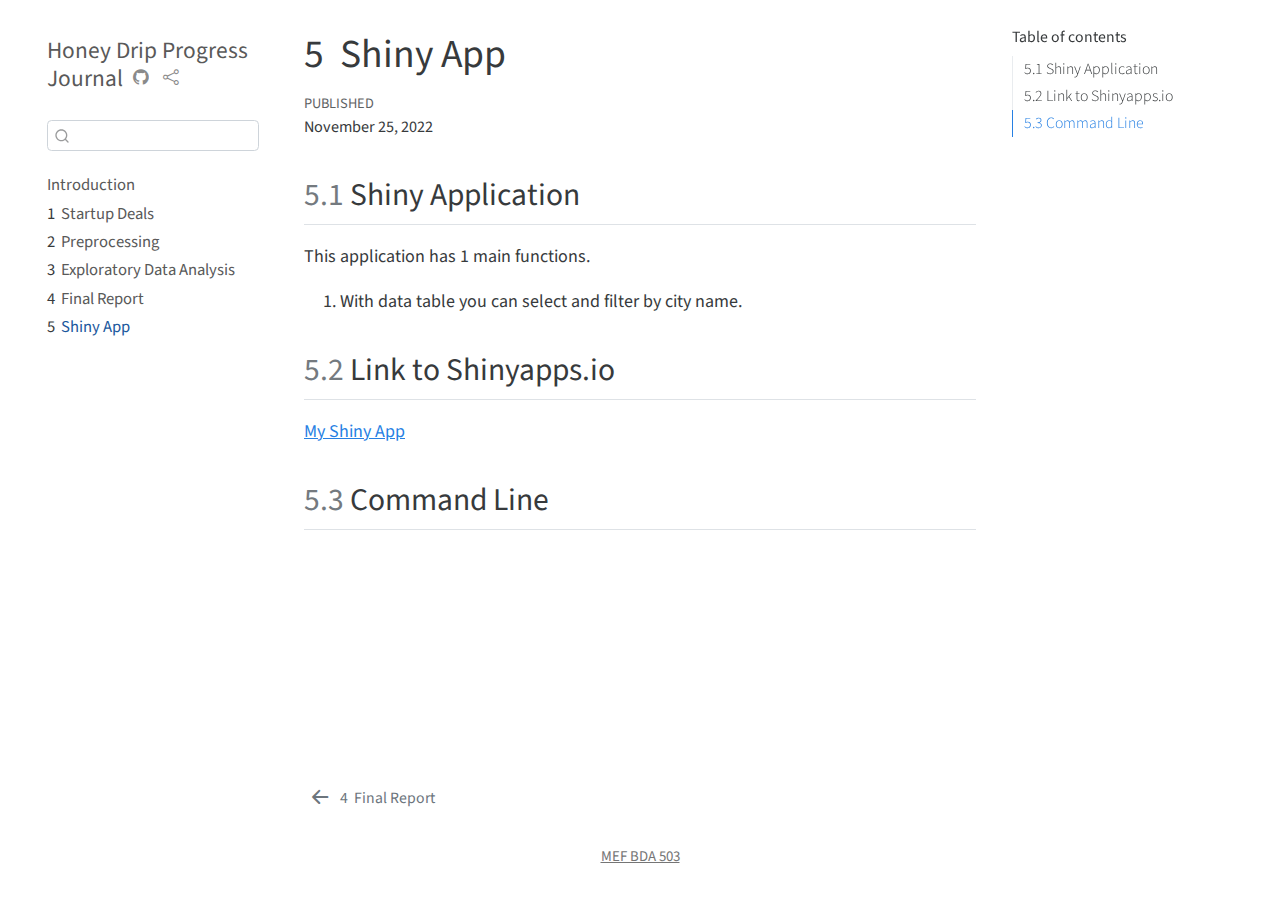
<file: docs/shinyapp.html>
<!DOCTYPE html>
<html xmlns="http://www.w3.org/1999/xhtml" lang="en" xml:lang="en"><head>

<meta charset="utf-8">
<meta name="generator" content="quarto-1.1.251">

<meta name="viewport" content="width=device-width, initial-scale=1.0, user-scalable=yes">

<meta name="dcterms.date" content="2022-11-25">

<title>Honey Drip Progress Journal - 5&nbsp; Shiny App</title>
<style>
code{white-space: pre-wrap;}
span.smallcaps{font-variant: small-caps;}
div.columns{display: flex; gap: min(4vw, 1.5em);}
div.column{flex: auto; overflow-x: auto;}
div.hanging-indent{margin-left: 1.5em; text-indent: -1.5em;}
ul.task-list{list-style: none;}
ul.task-list li input[type="checkbox"] {
  width: 0.8em;
  margin: 0 0.8em 0.2em -1.6em;
  vertical-align: middle;
}
</style>


<script src="site_libs/quarto-nav/quarto-nav.js"></script>
<script src="site_libs/quarto-nav/headroom.min.js"></script>
<script src="site_libs/clipboard/clipboard.min.js"></script>
<script src="site_libs/quarto-search/autocomplete.umd.js"></script>
<script src="site_libs/quarto-search/fuse.min.js"></script>
<script src="site_libs/quarto-search/quarto-search.js"></script>
<meta name="quarto:offset" content="./">
<link href="./finalreport.html" rel="prev">
<script src="site_libs/quarto-html/quarto.js"></script>
<script src="site_libs/quarto-html/popper.min.js"></script>
<script src="site_libs/quarto-html/tippy.umd.min.js"></script>
<script src="site_libs/quarto-html/anchor.min.js"></script>
<link href="site_libs/quarto-html/tippy.css" rel="stylesheet">
<link href="site_libs/quarto-html/quarto-syntax-highlighting.css" rel="stylesheet" id="quarto-text-highlighting-styles">
<script src="site_libs/bootstrap/bootstrap.min.js"></script>
<link href="site_libs/bootstrap/bootstrap-icons.css" rel="stylesheet">
<link href="site_libs/bootstrap/bootstrap.min.css" rel="stylesheet" id="quarto-bootstrap" data-mode="light">
<script id="quarto-search-options" type="application/json">{
  "location": "sidebar",
  "copy-button": false,
  "collapse-after": 3,
  "panel-placement": "start",
  "type": "textbox",
  "limit": 20,
  "language": {
    "search-no-results-text": "No results",
    "search-matching-documents-text": "matching documents",
    "search-copy-link-title": "Copy link to search",
    "search-hide-matches-text": "Hide additional matches",
    "search-more-match-text": "more match in this document",
    "search-more-matches-text": "more matches in this document",
    "search-clear-button-title": "Clear",
    "search-detached-cancel-button-title": "Cancel",
    "search-submit-button-title": "Submit"
  }
}</script>


</head>

<body class="nav-sidebar floating">

<div id="quarto-search-results"></div>
  <header id="quarto-header" class="headroom fixed-top">
  <nav class="quarto-secondary-nav" data-bs-toggle="collapse" data-bs-target="#quarto-sidebar" aria-controls="quarto-sidebar" aria-expanded="false" aria-label="Toggle sidebar navigation" onclick="if (window.quartoToggleHeadroom) { window.quartoToggleHeadroom(); }">
    <div class="container-fluid d-flex justify-content-between">
      <h1 class="quarto-secondary-nav-title"><span class="chapter-number">5</span>&nbsp; <span class="chapter-title">Shiny App</span></h1>
      <button type="button" class="quarto-btn-toggle btn" aria-label="Show secondary navigation">
        <i class="bi bi-chevron-right"></i>
      </button>
    </div>
  </nav>
</header>
<!-- content -->
<div id="quarto-content" class="quarto-container page-columns page-rows-contents page-layout-article">
<!-- sidebar -->
  <nav id="quarto-sidebar" class="sidebar collapse sidebar-navigation floating overflow-auto">
    <div class="pt-lg-2 mt-2 text-left sidebar-header">
    <div class="sidebar-title mb-0 py-0">
      <a href="./">Honey Drip Progress Journal</a> 
        <div class="sidebar-tools-main">
    <a href="https://github.com/pjournal/mef06g-honey-drip" title="Source Code" class="sidebar-tool px-1"><i class="bi bi-github"></i></a>
    <a href="" title="Share" id="sidebar-tool-dropdown-0" class="sidebar-tool dropdown-toggle px-1" data-bs-toggle="dropdown" aria-expanded="false"><i class="bi bi-share"></i></a>
    <ul class="dropdown-menu" aria-labelledby="sidebar-tool-dropdown-0">
        <li>
          <a class="dropdown-item sidebar-tools-main-item" href="https://twitter.com/intent/tweet?url=|url|">
            <i class="bi bi-bi-twitter pe-1"></i>
          Twitter
          </a>
        </li>
        <li>
          <a class="dropdown-item sidebar-tools-main-item" href="https://www.facebook.com/sharer/sharer.php?u=|url|">
            <i class="bi bi-bi-facebook pe-1"></i>
          Facebook
          </a>
        </li>
    </ul>
</div>
    </div>
      </div>
      <div class="mt-2 flex-shrink-0 align-items-center">
        <div class="sidebar-search">
        <div id="quarto-search" class="" title="Search"></div>
        </div>
      </div>
    <div class="sidebar-menu-container"> 
    <ul class="list-unstyled mt-1">
        <li class="sidebar-item">
  <div class="sidebar-item-container"> 
  <a href="./index.html" class="sidebar-item-text sidebar-link">Introduction</a>
  </div>
</li>
        <li class="sidebar-item">
  <div class="sidebar-item-container"> 
  <a href="./assignment1.html" class="sidebar-item-text sidebar-link"><span class="chapter-number">1</span>&nbsp; <span class="chapter-title">Startup Deals</span></a>
  </div>
</li>
        <li class="sidebar-item">
  <div class="sidebar-item-container"> 
  <a href="./preprocessing.html" class="sidebar-item-text sidebar-link"><span class="chapter-number">2</span>&nbsp; <span class="chapter-title">Preprocessing</span></a>
  </div>
</li>
        <li class="sidebar-item">
  <div class="sidebar-item-container"> 
  <a href="./ExploratoryDataAnalysis.html" class="sidebar-item-text sidebar-link"><span class="chapter-number">3</span>&nbsp; <span class="chapter-title">Exploratory Data Analysis</span></a>
  </div>
</li>
        <li class="sidebar-item">
  <div class="sidebar-item-container"> 
  <a href="./finalreport.html" class="sidebar-item-text sidebar-link"><span class="chapter-number">4</span>&nbsp; <span class="chapter-title">Final Report</span></a>
  </div>
</li>
        <li class="sidebar-item">
  <div class="sidebar-item-container"> 
  <a href="./shinyapp.html" class="sidebar-item-text sidebar-link active"><span class="chapter-number">5</span>&nbsp; <span class="chapter-title">Shiny App</span></a>
  </div>
</li>
    </ul>
    </div>
</nav>
<!-- margin-sidebar -->
    <div id="quarto-margin-sidebar" class="sidebar margin-sidebar">
        <nav id="TOC" role="doc-toc" class="toc-active">
    <h2 id="toc-title">Table of contents</h2>
   
  <ul>
  <li><a href="#shiny-application" id="toc-shiny-application" class="nav-link active" data-scroll-target="#shiny-application"><span class="toc-section-number">5.1</span>  Shiny Application</a></li>
  <li><a href="#link-to-shinyapps.io" id="toc-link-to-shinyapps.io" class="nav-link" data-scroll-target="#link-to-shinyapps.io"><span class="toc-section-number">5.2</span>  Link to Shinyapps.io</a></li>
  <li><a href="#command-line" id="toc-command-line" class="nav-link" data-scroll-target="#command-line"><span class="toc-section-number">5.3</span>  Command Line</a></li>
  </ul>
</nav>
    </div>
<!-- main -->
<main class="content" id="quarto-document-content">

<header id="title-block-header" class="quarto-title-block default">
<div class="quarto-title">
<h1 class="title d-none d-lg-block"><span class="chapter-number">5</span>&nbsp; <span class="chapter-title">Shiny App</span></h1>
</div>



<div class="quarto-title-meta">

    
    <div>
    <div class="quarto-title-meta-heading">Published</div>
    <div class="quarto-title-meta-contents">
      <p class="date">November 25, 2022</p>
    </div>
  </div>
    
  </div>
  

</header>

<section id="shiny-application" class="level2" data-number="5.1">
<h2 data-number="5.1" class="anchored" data-anchor-id="shiny-application"><span class="header-section-number">5.1</span> Shiny Application</h2>
<p>This application has 1 main functions.</p>
<ol type="1">
<li>With data table you can select and filter by city name.</li>
</ol>
</section>
<section id="link-to-shinyapps.io" class="level2" data-number="5.2">
<h2 data-number="5.2" class="anchored" data-anchor-id="link-to-shinyapps.io"><span class="header-section-number">5.2</span> Link to Shinyapps.io</h2>
<p><a href="https://honeydrip.shinyapps.io/HoneyDrip/">My Shiny App</a></p>
</section>
<section id="command-line" class="level2" data-number="5.3">
<h2 data-number="5.3" class="anchored" data-anchor-id="command-line"><span class="header-section-number">5.3</span> Command Line</h2>


</section>

</main> <!-- /main -->
<script id="quarto-html-after-body" type="application/javascript">
window.document.addEventListener("DOMContentLoaded", function (event) {
  const toggleBodyColorMode = (bsSheetEl) => {
    const mode = bsSheetEl.getAttribute("data-mode");
    const bodyEl = window.document.querySelector("body");
    if (mode === "dark") {
      bodyEl.classList.add("quarto-dark");
      bodyEl.classList.remove("quarto-light");
    } else {
      bodyEl.classList.add("quarto-light");
      bodyEl.classList.remove("quarto-dark");
    }
  }
  const toggleBodyColorPrimary = () => {
    const bsSheetEl = window.document.querySelector("link#quarto-bootstrap");
    if (bsSheetEl) {
      toggleBodyColorMode(bsSheetEl);
    }
  }
  toggleBodyColorPrimary();  
  const icon = "";
  const anchorJS = new window.AnchorJS();
  anchorJS.options = {
    placement: 'right',
    icon: icon
  };
  anchorJS.add('.anchored');
  const clipboard = new window.ClipboardJS('.code-copy-button', {
    target: function(trigger) {
      return trigger.previousElementSibling;
    }
  });
  clipboard.on('success', function(e) {
    // button target
    const button = e.trigger;
    // don't keep focus
    button.blur();
    // flash "checked"
    button.classList.add('code-copy-button-checked');
    var currentTitle = button.getAttribute("title");
    button.setAttribute("title", "Copied!");
    setTimeout(function() {
      button.setAttribute("title", currentTitle);
      button.classList.remove('code-copy-button-checked');
    }, 1000);
    // clear code selection
    e.clearSelection();
  });
  function tippyHover(el, contentFn) {
    const config = {
      allowHTML: true,
      content: contentFn,
      maxWidth: 500,
      delay: 100,
      arrow: false,
      appendTo: function(el) {
          return el.parentElement;
      },
      interactive: true,
      interactiveBorder: 10,
      theme: 'quarto',
      placement: 'bottom-start'
    };
    window.tippy(el, config); 
  }
  const noterefs = window.document.querySelectorAll('a[role="doc-noteref"]');
  for (var i=0; i<noterefs.length; i++) {
    const ref = noterefs[i];
    tippyHover(ref, function() {
      // use id or data attribute instead here
      let href = ref.getAttribute('data-footnote-href') || ref.getAttribute('href');
      try { href = new URL(href).hash; } catch {}
      const id = href.replace(/^#\/?/, "");
      const note = window.document.getElementById(id);
      return note.innerHTML;
    });
  }
  var bibliorefs = window.document.querySelectorAll('a[role="doc-biblioref"]');
  for (var i=0; i<bibliorefs.length; i++) {
    const ref = bibliorefs[i];
    const cites = ref.parentNode.getAttribute('data-cites').split(' ');
    tippyHover(ref, function() {
      var popup = window.document.createElement('div');
      cites.forEach(function(cite) {
        var citeDiv = window.document.createElement('div');
        citeDiv.classList.add('hanging-indent');
        citeDiv.classList.add('csl-entry');
        var biblioDiv = window.document.getElementById('ref-' + cite);
        if (biblioDiv) {
          citeDiv.innerHTML = biblioDiv.innerHTML;
        }
        popup.appendChild(citeDiv);
      });
      return popup.innerHTML;
    });
  }
});
</script>
<nav class="page-navigation">
  <div class="nav-page nav-page-previous">
      <a href="./finalreport.html" class="pagination-link">
        <i class="bi bi-arrow-left-short"></i> <span class="nav-page-text"><span class="chapter-number">4</span>&nbsp; <span class="chapter-title">Final Report</span></span>
      </a>          
  </div>
  <div class="nav-page nav-page-next">
  </div>
</nav>
</div> <!-- /content -->
<footer class="footer">
  <div class="nav-footer">
      <div class="nav-footer-center"><a href="https://mef-bda503.github.io">MEF BDA 503</a></div>
  </div>
</footer>



</body></html>
</file>
<file: docs/site_libs/quarto-html/tippy.css>
.tippy-box[data-animation=fade][data-state=hidden]{opacity:0}[data-tippy-root]{max-width:calc(100vw - 10px)}.tippy-box{position:relative;background-color:#333;color:#fff;border-radius:4px;font-size:14px;line-height:1.4;white-space:normal;outline:0;transition-property:transform,visibility,opacity}.tippy-box[data-placement^=top]>.tippy-arrow{bottom:0}.tippy-box[data-placement^=top]>.tippy-arrow:before{bottom:-7px;left:0;border-width:8px 8px 0;border-top-color:initial;transform-origin:center top}.tippy-box[data-placement^=bottom]>.tippy-arrow{top:0}.tippy-box[data-placement^=bottom]>.tippy-arrow:before{top:-7px;left:0;border-width:0 8px 8px;border-bottom-color:initial;transform-origin:center bottom}.tippy-box[data-placement^=left]>.tippy-arrow{right:0}.tippy-box[data-placement^=left]>.tippy-arrow:before{border-width:8px 0 8px 8px;border-left-color:initial;right:-7px;transform-origin:center left}.tippy-box[data-placement^=right]>.tippy-arrow{left:0}.tippy-box[data-placement^=right]>.tippy-arrow:before{left:-7px;border-width:8px 8px 8px 0;border-right-color:initial;transform-origin:center right}.tippy-box[data-inertia][data-state=visible]{transition-timing-function:cubic-bezier(.54,1.5,.38,1.11)}.tippy-arrow{width:16px;height:16px;color:#333}.tippy-arrow:before{content:"";position:absolute;border-color:transparent;border-style:solid}.tippy-content{position:relative;padding:5px 9px;z-index:1}
</file>
<file: docs/site_libs/quarto-html/quarto-syntax-highlighting.css>
/* quarto syntax highlight colors */
:root {
  --quarto-hl-ot-color: #003B4F;
  --quarto-hl-at-color: #657422;
  --quarto-hl-ss-color: #20794D;
  --quarto-hl-an-color: #5E5E5E;
  --quarto-hl-fu-color: #4758AB;
  --quarto-hl-st-color: #20794D;
  --quarto-hl-cf-color: #003B4F;
  --quarto-hl-op-color: #5E5E5E;
  --quarto-hl-er-color: #AD0000;
  --quarto-hl-bn-color: #AD0000;
  --quarto-hl-al-color: #AD0000;
  --quarto-hl-va-color: #111111;
  --quarto-hl-bu-color: inherit;
  --quarto-hl-ex-color: inherit;
  --quarto-hl-pp-color: #AD0000;
  --quarto-hl-in-color: #5E5E5E;
  --quarto-hl-vs-color: #20794D;
  --quarto-hl-wa-color: #5E5E5E;
  --quarto-hl-do-color: #5E5E5E;
  --quarto-hl-im-color: #00769E;
  --quarto-hl-ch-color: #20794D;
  --quarto-hl-dt-color: #AD0000;
  --quarto-hl-fl-color: #AD0000;
  --quarto-hl-co-color: #5E5E5E;
  --quarto-hl-cv-color: #5E5E5E;
  --quarto-hl-cn-color: #8f5902;
  --quarto-hl-sc-color: #5E5E5E;
  --quarto-hl-dv-color: #AD0000;
  --quarto-hl-kw-color: #003B4F;
}

/* other quarto variables */
:root {
  --quarto-font-monospace: SFMono-Regular, Menlo, Monaco, Consolas, "Liberation Mono", "Courier New", monospace;
}

pre > code.sourceCode > span {
  color: #003B4F;
}

code span {
  color: #003B4F;
}

code.sourceCode > span {
  color: #003B4F;
}

div.sourceCode,
div.sourceCode pre.sourceCode {
  color: #003B4F;
}

code span.ot {
  color: #003B4F;
}

code span.at {
  color: #657422;
}

code span.ss {
  color: #20794D;
}

code span.an {
  color: #5E5E5E;
}

code span.fu {
  color: #4758AB;
}

code span.st {
  color: #20794D;
}

code span.cf {
  color: #003B4F;
}

code span.op {
  color: #5E5E5E;
}

code span.er {
  color: #AD0000;
}

code span.bn {
  color: #AD0000;
}

code span.al {
  color: #AD0000;
}

code span.va {
  color: #111111;
}

code span.pp {
  color: #AD0000;
}

code span.in {
  color: #5E5E5E;
}

code span.vs {
  color: #20794D;
}

code span.wa {
  color: #5E5E5E;
  font-style: italic;
}

code span.do {
  color: #5E5E5E;
  font-style: italic;
}

code span.im {
  color: #00769E;
}

code span.ch {
  color: #20794D;
}

code span.dt {
  color: #AD0000;
}

code span.fl {
  color: #AD0000;
}

code span.co {
  color: #5E5E5E;
}

code span.cv {
  color: #5E5E5E;
  font-style: italic;
}

code span.cn {
  color: #8f5902;
}

code span.sc {
  color: #5E5E5E;
}

code span.dv {
  color: #AD0000;
}

code span.kw {
  color: #003B4F;
}

.prevent-inlining {
  content: "</";
}

/*# sourceMappingURL=debc5d5d77c3f9108843748ff7464032.css.map */
</file>
<file: docs/site_libs/datatables-css-0.0.0/datatables-crosstalk.css>
.dt-crosstalk-fade {
  opacity: 0.2;
}

html body div.DTS div.dataTables_scrollBody {
  background: none;
}


/*
Fix https://github.com/rstudio/DT/issues/563
If the `table.display` is set to "block" (e.g., pkgdown), the browser will display
datatable objects strangely. The search panel and the page buttons will still be
in full-width but the table body will be "compact" and shorter.
In therory, having this attributes will affect `dom="t"`
with `display: block` users. But in reality, there should be no one.
We may remove the below lines in the future if the upstream agree to have this there.
See https://github.com/DataTables/DataTablesSrc/issues/160
*/

table.dataTable {
  display: table;
}
</file>
<file: docs/site_libs/crosstalk-1.2.0/css/crosstalk.min.css>
.container-fluid.crosstalk-bscols{margin-left:-30px;margin-right:-30px;white-space:normal}body>.container-fluid.crosstalk-bscols{margin-left:auto;margin-right:auto}.crosstalk-input-checkboxgroup .crosstalk-options-group .crosstalk-options-column{display:inline-block;padding-right:12px;vertical-align:top}@media only screen and (max-width: 480px){.crosstalk-input-checkboxgroup .crosstalk-options-group .crosstalk-options-column{display:block;padding-right:inherit}}.crosstalk-input{margin-bottom:15px}.crosstalk-input .control-label{margin-bottom:0;vertical-align:middle}.crosstalk-input input[type="checkbox"]{margin:4px 0 0;margin-top:1px;line-height:normal}.crosstalk-input .checkbox{position:relative;display:block;margin-top:10px;margin-bottom:10px}.crosstalk-input .checkbox>label{padding-left:20px;margin-bottom:0;font-weight:400;cursor:pointer}.crosstalk-input .checkbox input[type="checkbox"],.crosstalk-input .checkbox-inline input[type="checkbox"]{position:absolute;margin-top:2px;margin-left:-20px}.crosstalk-input .checkbox+.checkbox{margin-top:-5px}.crosstalk-input .checkbox-inline{position:relative;display:inline-block;padding-left:20px;margin-bottom:0;font-weight:400;vertical-align:middle;cursor:pointer}.crosstalk-input .checkbox-inline+.checkbox-inline{margin-top:0;margin-left:10px}
</file>
